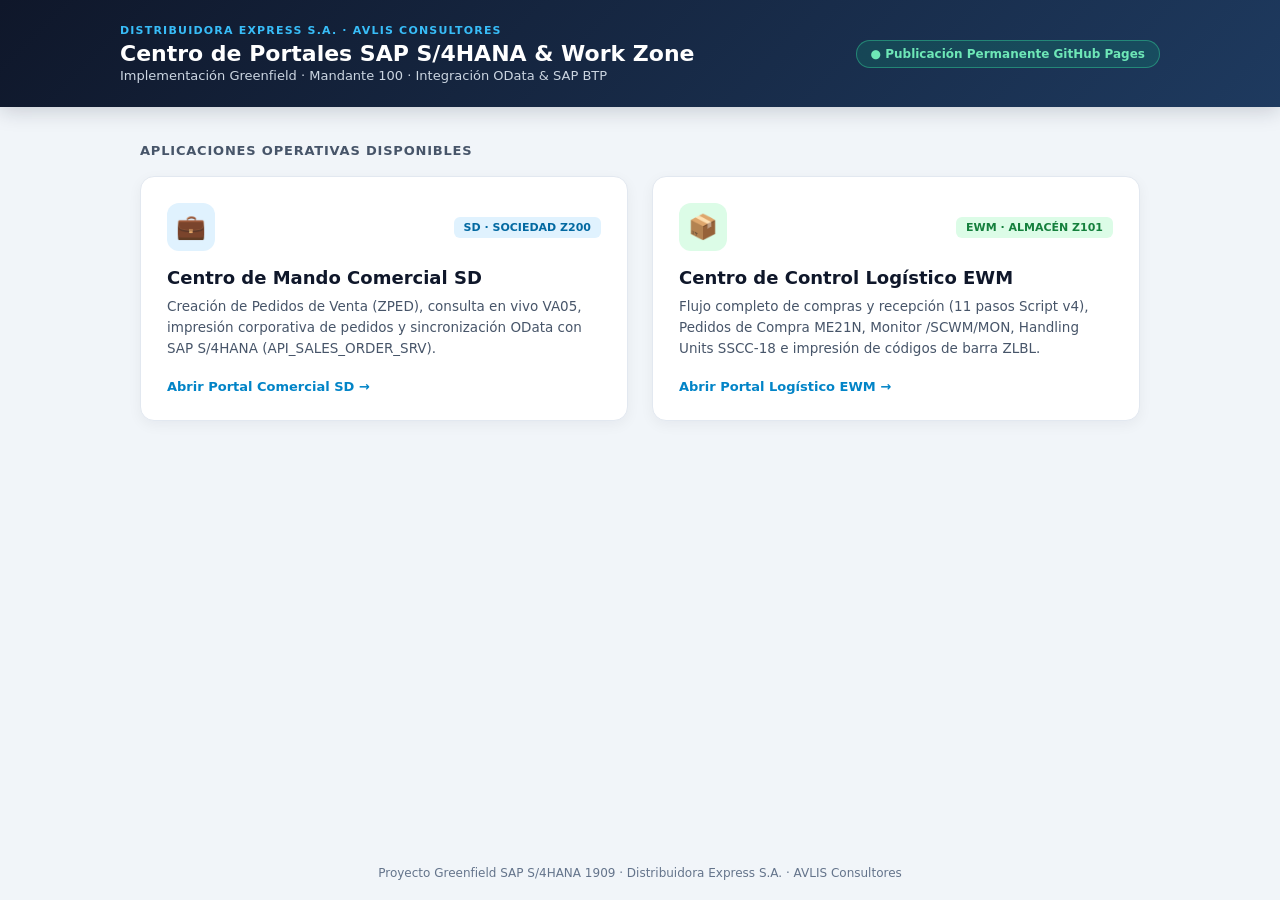
<file: index.html>
<!DOCTYPE html>
<html lang="es">
<head>
    <meta charset="UTF-8">
    <meta name="viewport" content="width=device-width, initial-scale=1.0">
    <title>Distribuidora Express S.A. · Portales SAP S/4HANA (SD &amp; EWM)</title>
    <style>
        * { box-sizing: border-box; margin: 0; padding: 0; font-family: 'Segoe UI', system-ui, -apple-system, sans-serif; }
        body { background: #f1f5f9; color: #0f172a; min-height: 100vh; display: flex; flex-direction: column; }
        header { background: linear-gradient(135deg, #0f172a 0%, #1e3a5f 100%); color: #fff; padding: 24px 32px; box-shadow: 0 4px 20px rgba(15,23,42,0.18); }
        .hdr-inner { max-width: 1040px; margin: 0 auto; display: flex; align-items: center; justify-content: space-between; flex-wrap: wrap; gap: 12px; }
        .brand-tag { font-size: 11px; letter-spacing: 1.2px; text-transform: uppercase; color: #38bdf8; font-weight: 700; }
        h1 { font-size: 22px; font-weight: 800; margin-top: 4px; }
        .sub { font-size: 13px; color: #cbd5e1; margin-top: 2px; }
        .pill { background: rgba(16,185,129,0.18); border: 1px solid rgba(52,211,153,0.45); color: #6ee7b7; padding: 6px 14px; border-radius: 999px; font-size: 12px; font-weight: 700; }
        main { flex: 1; max-width: 1040px; width: 100%; margin: 36px auto; padding: 0 20px; }
        .section-title { font-size: 13px; font-weight: 800; color: #475569; text-transform: uppercase; letter-spacing: 0.8px; margin-bottom: 18px; }
        .grid { display: grid; grid-template-columns: repeat(auto-fit, minmax(300px, 1fr)); gap: 24px; }
        .card { background: #fff; border: 1px solid #e2e8f0; border-radius: 14px; padding: 26px; text-decoration: none; color: inherit; box-shadow: 0 4px 14px rgba(15,23,42,0.05); transition: transform .18s ease, box-shadow .18s ease, border-color .18s ease; display: flex; flex-direction: column; justify-content: space-between; }
        .card:hover { transform: translateY(-4px); box-shadow: 0 12px 28px rgba(2,132,199,0.14); border-color: #38bdf8; }
        .card-top { display: flex; align-items: center; justify-content: space-between; margin-bottom: 16px; }
        .icon { width: 48px; height: 48px; border-radius: 12px; display: flex; align-items: center; justify-content: center; font-size: 24px; }
        .icon-sd { background: #e0f2fe; }
        .icon-ewm { background: #dcfce7; }
        .badge { font-size: 11px; font-weight: 800; padding: 4px 10px; border-radius: 6px; }
        .badge-sd { background: #e0f2fe; color: #0369a1; }
        .badge-ewm { background: #dcfce7; color: #15803d; }
        .card h2 { font-size: 18px; font-weight: 800; color: #0f172a; margin-bottom: 8px; }
        .card p { font-size: 13.5px; color: #475569; line-height: 1.55; margin-bottom: 20px; }
        .cta { display: inline-flex; align-items: center; gap: 6px; font-size: 13px; font-weight: 700; color: #0284c7; }
        footer { text-align: center; padding: 20px; font-size: 12px; color: #64748b; }
    </style>
</head>
<body>
    <header>
        <div class="hdr-inner">
            <div>
                <div class="brand-tag">Distribuidora Express S.A. · AVLIS Consultores</div>
                <h1>Centro de Portales SAP S/4HANA &amp; Work Zone</h1>
                <div class="sub">Implementación Greenfield · Mandante 100 · Integración OData &amp; SAP BTP</div>
            </div>
            <div class="pill">● Publicación Permanente GitHub Pages</div>
        </div>
    </header>
    <main>
        <div class="section-title">Aplicaciones Operativas Disponibles</div>
        <div class="grid">
            <a class="card" href="./sd/">
                <div>
                    <div class="card-top">
                        <div class="icon icon-sd">💼</div>
                        <span class="badge badge-sd">SD · SOCIEDAD Z200</span>
                    </div>
                    <h2>Centro de Mando Comercial SD</h2>
                    <p>Creación de Pedidos de Venta (ZPED), consulta en vivo VA05, impresión corporativa de pedidos y sincronización OData con SAP S/4HANA (API_SALES_ORDER_SRV).</p>
                </div>
                <span class="cta">Abrir Portal Comercial SD &rarr;</span>
            </a>
            <a class="card" href="./ewm/">
                <div>
                    <div class="card-top">
                        <div class="icon icon-ewm">📦</div>
                        <span class="badge badge-ewm">EWM · ALMACÉN Z101</span>
                    </div>
                    <h2>Centro de Control Logístico EWM</h2>
                    <p>Flujo completo de compras y recepción (11 pasos Script v4), Pedidos de Compra ME21N, Monitor /SCWM/MON, Handling Units SSCC-18 e impresión de códigos de barra ZLBL.</p>
                </div>
                <span class="cta">Abrir Portal Logístico EWM &rarr;</span>
            </a>
        </div>
    </main>
    <footer>Proyecto Greenfield SAP S/4HANA 1909 · Distribuidora Express S.A. · AVLIS Consultores</footer>
</body>
</html>
</file>
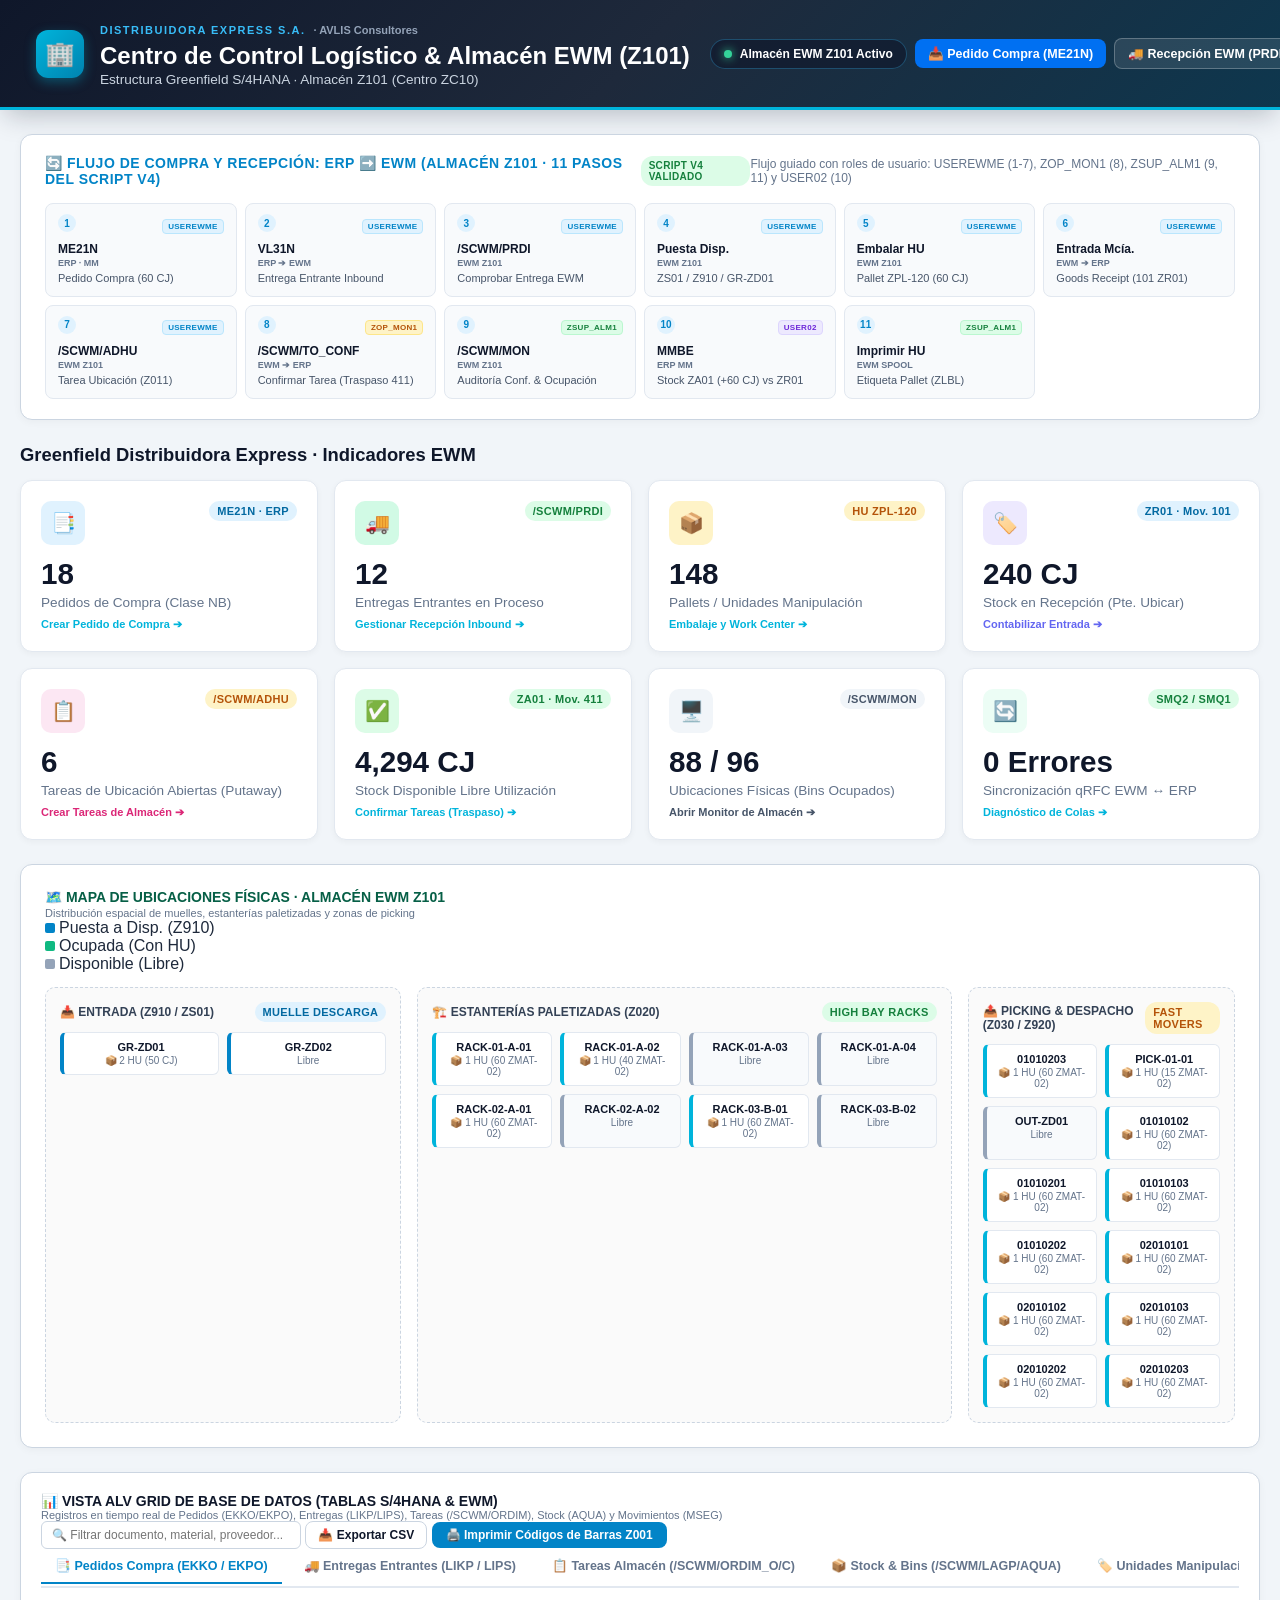
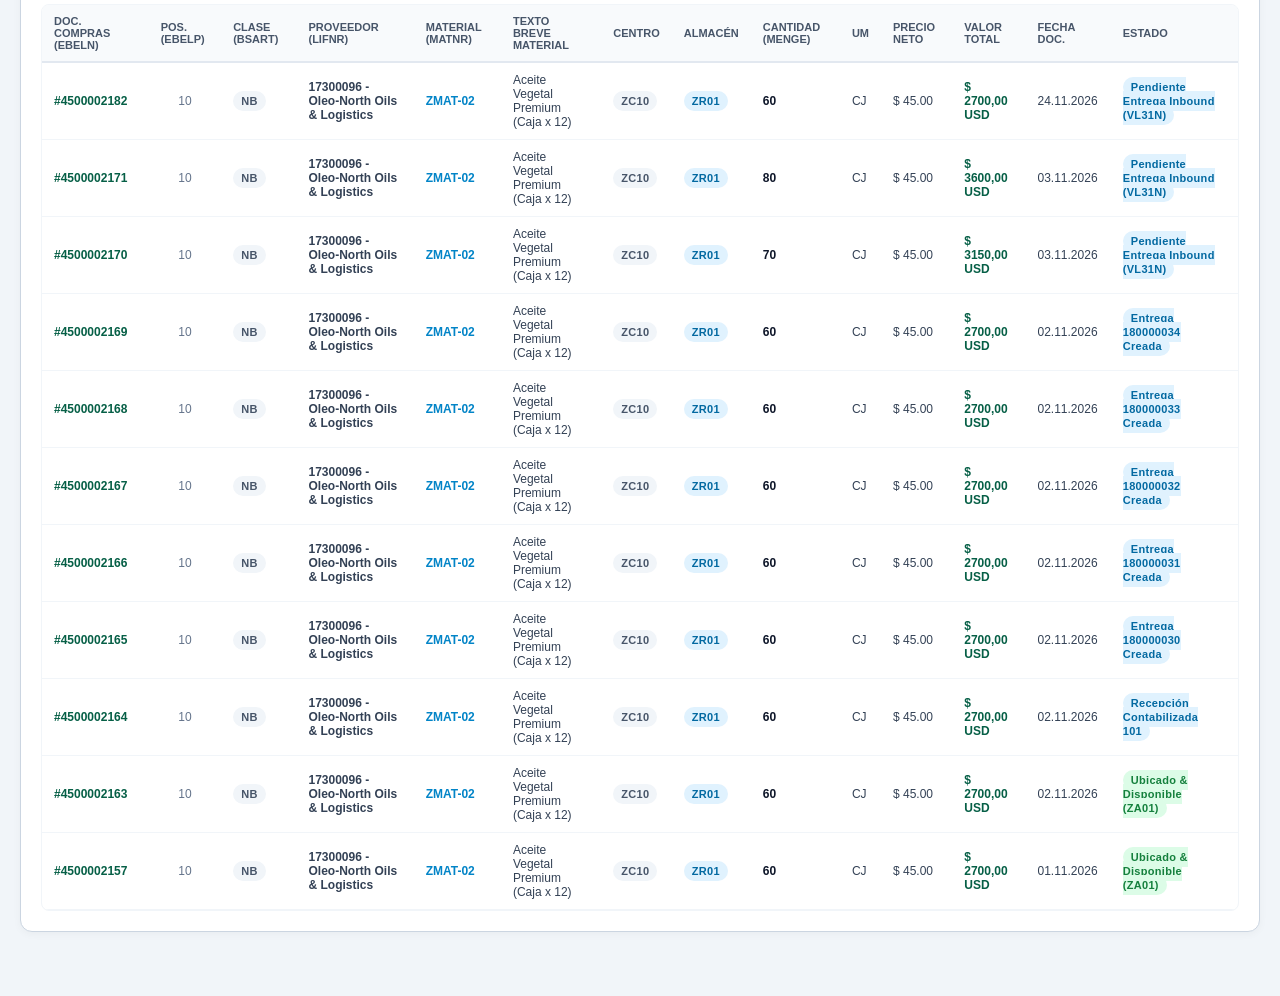
<file: ewm/index.html>
<!DOCTYPE html>
<html lang="es">
<head>
    <meta charset="UTF-8">
    <meta name="viewport" content="width=device-width, initial-scale=1.0">
    <title>Distribuidora Express S.A. · Centro de Control Logístico EWM (Z101)</title>
    <style>
        * { box-sizing: border-box; margin: 0; padding: 0; font-family: "72", "72full", -apple-system, BlinkMacSystemFont, "Segoe UI", Roboto, Arial, sans-serif; }
        html, body { max-width: 100vw; overflow-x: hidden; }
        body { background-color: #f1f5f9; color: #1e293b; padding-bottom: 40px; }

        /* HERO HEADER */
        .hero {
            background: linear-gradient(135deg, #0f172a 0%, #1e293b 50%, #0e374e 100%);
            padding: 20px 36px;
            color: #ffffff;
            border-bottom: 3px solid #00b4db;
            display: flex;
            justify-content: space-between;
            align-items: center;
            gap: 20px;
            box-shadow: 0 10px 25px -5px rgba(15, 23, 42, 0.25);
        }
        .hero-left {
            display: flex;
            align-items: center;
            gap: 16px;
            flex-shrink: 0;
        }
        .hero-logo {
            width: 48px; height: 48px; border-radius: 12px;
            background: linear-gradient(135deg, #00b4db, #0083b0);
            display: flex; align-items: center; justify-content: center;
            font-size: 24px; box-shadow: 0 4px 12px rgba(0, 180, 219, 0.35);
            flex-shrink: 0;
        }
        .company-pill { font-size: 11px; font-weight: 800; letter-spacing: 1.5px; color: #38bdf8; text-transform: uppercase; }
        .partner-pill { font-size: 11px; font-weight: 600; color: #94a3b8; margin-left: 8px; }
        .hero-title { font-size: 1.5rem; font-weight: 700; margin: 4px 0 2px 0; white-space: nowrap; }
        .hero-sub { font-size: 0.85rem; color: #cbd5e1; white-space: nowrap; }

        .hero-actions {
            display: flex;
            align-items: center;
            justify-content: flex-end;
            gap: 8px;
            margin-left: auto;
            flex-shrink: 0;
            flex-wrap: nowrap;
        }
        .status-pill {
            background: rgba(15, 23, 42, 0.6);
            border: 1px solid rgba(56, 189, 248, 0.3);
            padding: 7px 13px;
            border-radius: 20px;
            display: flex; align-items: center; gap: 8px; font-size: 12px; font-weight: 600;
            white-space: nowrap;
            flex-shrink: 0;
        }
        .live-dot {
            width: 8px; height: 8px; border-radius: 50%; background: #34d399;
            box-shadow: 0 0 10px #34d399; animation: pulse 2s infinite;
            flex-shrink: 0;
        }
        @keyframes pulse { 0% { transform: scale(0.95); opacity: 0.7; } 50% { transform: scale(1.2); opacity: 1; } 100% { transform: scale(0.95); opacity: 0.7; } }

        .btn {
            padding: 7px 13px; border-radius: 8px; font-size: 12.5px; font-weight: 600;
            cursor: pointer; transition: all 0.2s ease; display: inline-flex;
            align-items: center; gap: 6px; border: none; text-decoration: none;
            white-space: nowrap;
        }
        .btn-primary { background: #0070f2; color: #ffffff; }
        .btn-primary:hover { background: #0056ba; transform: translateY(-1px); }
        .btn-outline { background: rgba(255, 255, 255, 0.1); border: 1px solid rgba(255, 255, 255, 0.25); color: #ffffff; }
        .btn-outline:hover { background: rgba(255, 255, 255, 0.2); }
        .btn-ghost { background: transparent; border: 1px solid rgba(255, 255, 255, 0.2); color: #94a3b8; }
        .btn-ghost:hover { background: rgba(255, 255, 255, 0.15); color: #ffffff; }

        

        /* CONTAINER */
        .container { max-width: 1380px; margin: 24px auto; padding: 0 20px; }

        /* PIPELINE / STEPPER ERP -> EWM */
        .stepper-card {
            background: #ffffff; border-radius: 12px; border: 1px solid #cbd5e1;
            padding: 20px 24px; margin-bottom: 24px; box-shadow: 0 2px 8px rgba(0, 0, 0, 0.04);
        }
        .stepper-header {
            display: flex; justify-content: space-between; align-items: center; margin-bottom: 16px;
        }
        .stepper-title { font-size: 14px; font-weight: 800; color: #0284c7; text-transform: uppercase; letter-spacing: 0.5px; }
        .stepper-legend { font-size: 12px; color: #64748b; }
        .stepper-grid {
            display: grid; grid-template-columns: repeat(11, 1fr); gap: 6px;
        }
        @media (max-width: 1300px) {
            .stepper-grid { grid-template-columns: repeat(6, 1fr); gap: 8px; }
        }
        @media (max-width: 768px) {
            .stepper-grid { grid-template-columns: repeat(2, 1fr); gap: 8px; }
        }
        .step-role-pill {
            font-size: 8px; font-weight: 800; padding: 2px 5px; border-radius: 4px;
            letter-spacing: 0.3px; text-transform: uppercase; white-space: nowrap;
        }
        .role-userewme { background: #e0f2fe; color: #0284c7; border: 1px solid #bae6fd; }
        .role-zopmon1 { background: #fef3c7; color: #b45309; border: 1px solid #fde68a; }
        .role-zsupalm1 { background: #dcfce7; color: #15803d; border: 1px solid #bbf7d0; }
        .role-user02 { background: #ede9fe; color: #6d28d9; border: 1px solid #ddd6fe; }
        
        .modal-user-banner {
            display: flex; align-items: center; justify-content: space-between;
            padding: 8px 12px; border-radius: 6px; margin-bottom: 14px; font-size: 11px; font-weight: 700;
        }
        
        
        .step-item {
            background: #f8fafc; border: 1px solid #e2e8f0; border-radius: 8px;
            padding: 10px 12px; position: relative; cursor: pointer; transition: all 0.2s ease;
        }
        .step-item:hover {
            border-color: #00b4db; background: #f0f9ff; transform: translateY(-2px);
            box-shadow: 0 4px 10px rgba(0, 180, 219, 0.15);
        }
        .step-item.active {
            border-color: #0284c7; background: #e0f2fe;
        }
        .step-num {
            font-size: 10px; font-weight: 800; color: #0284c7; background: #e0f2fe;
            width: 18px; height: 18px; border-radius: 50%; display: flex;
            align-items: center; justify-content: center; margin-bottom: 6px;
        }
        .step-tx { font-size: 12px; font-weight: 700; color: #0f172a; margin-bottom: 2px; }
        .step-sys { font-size: 9px; font-weight: 700; color: #64748b; text-transform: uppercase; }
        .step-desc { font-size: 11px; color: #475569; margin-top: 4px; line-height: 1.25; }

        /* SECTION HEADER */
        .section-header {
            display: flex; justify-content: space-between; align-items: center;
            margin-bottom: 14px; margin-top: 24px;
        }
        .section-title { font-size: 1.15rem; font-weight: 700; color: #0f172a; }

        /* KPI GRID */
        .kpi-grid {
            display: grid; grid-template-columns: repeat(auto-fill, minmax(280px, 1fr));
            gap: 16px; margin-bottom: 24px;
        }
        .kpi-card {
            background: #ffffff; border-radius: 12px; border: 1px solid #e2e8f0;
            padding: 20px; transition: all 0.2s ease; cursor: pointer;
            box-shadow: 0 2px 6px rgba(0, 0, 0, 0.04);
            display: flex; flex-direction: column; justify-content: space-between;
        }
        .kpi-card:hover {
            border-color: #00b4db; transform: translateY(-4px);
            box-shadow: 0 12px 25px -4px rgba(0, 180, 219, 0.22);
        }
        .kpi-card::after {
            content: ''; position: absolute; top: 0; left: 0; right: 0; height: 3px;
            background: linear-gradient(90deg, #00b4db, #0083b0); opacity: 0; transition: opacity 0.2s ease;
        }
        .kpi-card:hover::after { opacity: 1; }
        .kpi-top { display: flex; justify-content: space-between; align-items: flex-start; }
        .kpi-icon {
            width: 44px; height: 44px; border-radius: 10px;
            display: flex; align-items: center; justify-content: center;
            font-size: 20px;
        }
        .badge {
            font-size: 11px; font-weight: 700; padding: 4px 8px; border-radius: 12px;
            letter-spacing: 0.3px;
        }
        .badge-success { background: #dcfce7; color: #15803d; }
        .badge-info { background: #e0f2fe; color: #0369a1; }
        .badge-warning { background: #fef3c7; color: #b45309; }
        .badge-neutral { background: #f1f5f9; color: #475569; }

        .kpi-val { font-size: 1.85rem; font-weight: 800; color: #0f172a; margin: 12px 0 4px 0; }
        .kpi-lbl { font-size: 0.85rem; color: #64748b; font-weight: 500; }
        .kpi-link { font-size: 11px; font-weight: 700; color: #00b4db; display: flex; align-items: center; gap: 4px; }

        /* WAREHOUSE MAP 2D */
        .wh-map-card {
            background: #ffffff; border-radius: 12px; border: 1px solid #cbd5e1;
            padding: 24px; margin-bottom: 24px; box-shadow: 0 2px 8px rgba(0, 0, 0, 0.04);
        }
        .map-zones {
            display: grid; grid-template-columns: 2fr 3fr 1.5fr; gap: 16px; margin-top: 14px;
        }
        
        .zone-box {
            border: 1px dashed #cbd5e1; border-radius: 10px; padding: 14px; background: #fafafa;
        }
        .zone-title {
            font-size: 12px; font-weight: 800; color: #334155; text-transform: uppercase;
            margin-bottom: 10px; display: flex; align-items: center; justify-content: space-between;
        }
        .bins-grid {
            display: grid; grid-template-columns: repeat(auto-fill, minmax(110px, 1fr)); gap: 8px;
        }
        .bin-cell {
            background: #ffffff; border: 1px solid #e2e8f0; border-radius: 6px; padding: 8px;
            text-align: center; cursor: pointer; transition: all 0.2s ease;
        }
        .bin-cell:hover {
            border-color: #00b4db; transform: scale(1.03); box-shadow: 0 4px 8px rgba(0,0,0,0.06);
        }
        .bin-cell.occupied { border-left: 4px solid #00b4db; }
        .bin-cell.staging { border-left: 4px solid #0284c7; }
        .bin-cell.available { border-left: 4px solid #94a3b8; background: #f8fafc; }
        .bin-name { font-size: 11px; font-weight: 700; color: #0f172a; }
        .bin-status { font-size: 10px; color: #64748b; margin-top: 2px; }

        /* ALV GRID & TABS */
        .table-card {
            background: #ffffff; border-radius: 12px; border: 1px solid #cbd5e1;
            padding: 20px; box-shadow: 0 2px 8px rgba(0, 0, 0, 0.04);
        }
        .tab-bar {
            display: flex; gap: 8px; border-bottom: 2px solid #e2e8f0; margin-bottom: 16px;
            overflow-x: auto; -webkit-overflow-scrolling: touch; white-space: nowrap; padding-bottom: 4px;
            scrollbar-width: thin;
        }
        .tab-bar::-webkit-scrollbar { height: 4px; }
        .tab-bar::-webkit-scrollbar-thumb { background: #cbd5e1; border-radius: 4px; }
        .tab-btn {
            padding: 9px 14px; font-size: 12.5px; font-weight: 700; color: #64748b;
            background: transparent; border: none; cursor: pointer; border-bottom: 2px solid transparent;
            margin-bottom: -2px; transition: all 0.2s ease; white-space: nowrap; flex-shrink: 0;
        }
        .table-responsive {
            width: 100%; overflow-x: auto; -webkit-overflow-scrolling: touch;
            border-radius: 8px; border: 1px solid #f1f5f9;
        }
        .table-responsive table {
            min-width: 800px;
        }
        .tab-btn.active { color: #0284c7; border-bottom-color: #0284c7; }
        .sap-table {
            width: 100%; border-collapse: collapse; font-size: 12px; text-align: left;
        }
        .sap-table th {
            background: #f8fafc; color: #475569; font-weight: 700; padding: 10px 12px;
            border-bottom: 2px solid #e2e8f0; text-transform: uppercase; font-size: 11px;
        }
        .sap-table td {
            padding: 10px 12px; border-bottom: 1px solid #f1f5f9; color: #334155;
        }
        .sap-table tr:hover { background: #f8fafc; }

        /* MODAL STYLES */
        .modal {
            position: fixed; top: 0; left: 0; width: 100%; height: 100%;
            background: rgba(15, 23, 42, 0.6); backdrop-filter: blur(4px);
            display: none; align-items: center; justify-content: center; z-index: 1000;
        }
        .modal-box {
            background: #ffffff; border-radius: 12px; width: 92%; max-width: 680px;
            max-height: 90vh; overflow-y: auto; box-shadow: 0 20px 25px -5px rgba(0, 0, 0, 0.2);
            animation: modalIn 0.2s ease;
        }
        .modal-wide { max-width: 1050px; }
        @keyframes modalIn { from { opacity: 0; transform: scale(0.96); } to { opacity: 1; transform: scale(1); } }
        .modal-header {
            padding: 18px 24px; border-bottom: 2px solid #00b4db;
            display: flex; justify-content: space-between; align-items: center;
            background: linear-gradient(135deg, #0f172a 0%, #1e293b 100%);
            border-radius: 12px 12px 0 0; color: #ffffff;
        }
        .modal-title { font-size: 1.15rem; font-weight: 700; color: #ffffff; }
        .modal-badge { font-size: 10px; font-weight: 800; color: #38bdf8; text-transform: uppercase; letter-spacing: 0.5px; }
        .modal-close { background: transparent; border: none; font-size: 20px; cursor: pointer; color: #cbd5e1; }
        .modal-body { padding: 24px; }
        .modal-footer {
            padding: 16px 24px; border-top: 1px solid #e2e8f0; display: flex;
            justify-content: flex-end; gap: 10px; background: #f8fafc;
            border-radius: 0 0 12px 12px;
        }

        /* FORM CONTROLS */
        .form-row { display: grid; grid-template-columns: 1fr 1fr; gap: 16px; margin-bottom: 16px; }
        .form-group { display: flex; flex-direction: column; gap: 6px; margin-bottom: 16px; }
        .form-label { font-size: 11px; font-weight: 700; color: #475569; text-transform: uppercase; display: flex; justify-content: space-between; }
        .form-input-container { position: relative; display: flex; width: 100%; }
        .form-input {
            width: 100%; padding: 9px 12px; border: 1px solid #cbd5e1; border-radius: 6px;
            font-size: 13px; color: #1e293b; background: #ffffff; outline: none;
        }
        .form-input:focus { border-color: #00b4db; box-shadow: 0 0 0 3px rgba(0, 180, 219, 0.15); }
        .btn-f4 {
            position: absolute; right: 4px; top: 4px; bottom: 4px; padding: 0 8px;
            background: #f1f5f9; border: 1px solid #cbd5e1; border-radius: 4px;
            font-size: 11px; cursor: pointer; display: flex; align-items: center; justify-content: center;
        }
        .btn-f4:hover { background: #e2e8f0; color: #0284c7; }

        /* TOAST */
        .toast {
            position: fixed; bottom: 24px; right: 24px; background: #0f172a; color: #ffffff;
            padding: 14px 22px; border-radius: 8px; font-size: 13px; font-weight: 600;
            box-shadow: 0 10px 15px -3px rgba(0, 0, 0, 0.2); display: none; z-index: 2000;
            border-left: 4px solid #00b4db;
        }

        /* F4 MODAL */
        #f4Modal { z-index: 1500; }
        .f4-list-item {
            padding: 10px 14px; border-bottom: 1px solid #f1f5f9; cursor: pointer;
            display: flex; justify-content: space-between; align-items: center; transition: all 0.15s ease;
        }
        .f4-list-item:hover { background: #f0f9ff; }
        .f4-code { font-weight: 700; color: #0284c7; font-size: 13px; }
        .f4-desc { color: #475569; font-size: 12px; }
    
        /* MOBILE & TABLET RESPONSIVE FIXES */
        @media (max-width: 1024px) {
            .hero {
                padding: 16px 20px;
                flex-direction: column;
                align-items: stretch;
                gap: 14px;
            }
            .hero-left {
                width: 100%;
            }
            .hero-title {
                font-size: 1.35rem;
                white-space: normal;
                word-break: break-word;
            }
            .hero-sub {
                white-space: normal;
                font-size: 0.82rem;
            }
            .hero-actions {
                width: 100%;
                margin-left: 0;
                justify-content: flex-start;
                flex-wrap: wrap;
                gap: 8px;
            }
            .stepper-grid {
                grid-template-columns: repeat(4, 1fr);
                gap: 10px;
            }
            .map-zones {
                grid-template-columns: 1fr;
            }
        }

        @media (max-width: 768px) {
            .container {
                padding: 0 12px;
                margin: 14px auto;
            }
            .hero {
                padding: 14px 12px;
            }
            .hero-actions {
                gap: 6px;
            }
            .hero-actions .btn, .hero-actions .status-pill {
                font-size: 11px;
                padding: 6px 10px;
            }
            .stepper-card, .wh-map-card, .table-card {
                padding: 14px;
            }
            .stepper-header {
                flex-direction: column;
                align-items: flex-start;
                gap: 6px;
            }
            .stepper-title {
                font-size: 13px;
                line-height: 1.3;
            }
            .stepper-legend {
                font-size: 11px;
            }
            .map-card-header {
                flex-direction: column;
                align-items: flex-start;
                gap: 8px;
            }
            .map-legend {
                flex-wrap: wrap;
                gap: 6px 10px;
            }
            .alv-header {
                flex-direction: column;
                align-items: flex-start;
                gap: 10px;
            }
            .alv-actions {
                width: 100%;
                flex-direction: column;
                align-items: stretch;
                gap: 8px;
            }
            .alv-actions input {
                width: 100% !important;
            }
            .alv-actions button {
                width: 100%;
                justify-content: center;
            }
            .form-row {
                grid-template-columns: 1fr;
                gap: 10px;
            }
        }

        @media (max-width: 640px) {
            .stepper-grid {
                grid-template-columns: repeat(2, 1fr);
                gap: 8px;
            }
            .step-item {
                padding: 8px 10px;
            }
            .step-tx {
                font-size: 11px;
            }
            .step-desc {
                font-size: 9.5px;
            }
            .kpi-grid {
                grid-template-columns: 1fr;
                gap: 12px;
            }
            .kpi-card {
                padding: 16px;
            }
            .kpi-val {
                font-size: 1.6rem;
            }
            .modal-box {
                width: 96%;
                max-height: 94vh;
                border-radius: 10px;
            }
            .modal-header {
                padding: 14px 16px;
            }
            .modal-body {
                padding: 16px;
            }
            .modal-footer {
                padding: 12px 16px;
            }
        }
    
    
    /* =========================================================================
       ESTILOS PARA ETIQUETAS DE CÓDIGOS DE BARRA HU & IMPRESIÓN (EWM Z101)
       ========================================================================= */
    .sap-hu-label {
        width: 100%;
        max-width: 580px;
        background: #ffffff;
        border: 3px solid #000000;
        border-radius: 4px;
        color: #000000;
        font-family: Arial, "Helvetica Neue", Helvetica, sans-serif;
        padding: 16px;
        box-shadow: 0 4px 15px rgba(0,0,0,0.1);
        position: relative;
        box-sizing: border-box;
        margin: 0 auto 20px auto;
    }
    .sap-hu-header-table {
        width: 100%;
        border-collapse: collapse;
        border-bottom: 2px solid #000000;
        margin-bottom: 12px;
    }
    .sap-hu-header-table td {
        padding: 4px 8px;
        vertical-align: middle;
    }
    .sap-hu-grid {
        width: 100%;
        border-collapse: collapse;
        border: 2px solid #000000;
        margin-bottom: 12px;
    }
    .sap-hu-grid td, .sap-hu-grid th {
        border: 1px solid #000000;
        padding: 6px 10px;
        vertical-align: top;
        font-size: 13px;
    }
    .sap-hu-lbl {
        font-size: 10px;
        font-weight: 800;
        text-transform: uppercase;
        color: #333333;
        display: block;
        margin-bottom: 2px;
    }
    .sap-hu-val {
        font-size: 14px;
        font-weight: 700;
        color: #000000;
    }
    .sap-hu-val-lg {
        font-size: 20px;
        font-weight: 900;
        color: #000000;
        letter-spacing: 0.5px;
    }
    .sap-barcode-box {
        text-align: center;
        padding: 12px 8px;
        background: #ffffff;
        border: 2px solid #000000;
        margin-bottom: 12px;
    }
    .sap-barcode-text {
        font-family: "Courier New", Courier, monospace;
        font-size: 15px;
        font-weight: 800;
        letter-spacing: 2px;
        margin-top: 6px;
    }

    @media print {
        html, body {
            margin: 0 !important;
            padding: 0 !important;
            background: #ffffff !important;
            width: 100% !important;
            height: auto !important;
            min-height: 0 !important;
            overflow: visible !important;
        }

        /* Ocultar completamente los componentes visuales de la interfaz para evitar hojas en blanco */
        .hero,
        .container,
        #ewmAppModal,
        #f4Modal,
        #toast,
        #barcodePrintModal,
        .modal {
            display: none !important;
            height: 0 !important;
            margin: 0 !important;
            padding: 0 !important;
            visibility: hidden !important;
        }

        /* Mostrar unicamente el area de impresion de etiquetas */
        #printable-label-area {
            display: block !important;
            visibility: visible !important;
            position: static !important;
            width: 100% !important;
            margin: 0 !important;
            padding: 0 !important;
            background: transparent !important;
        }

        #printable-label-area * {
            visibility: visible !important;
        }

        .sap-hu-label {
            box-shadow: none !important;
            border: 2.5px solid #000000 !important;
            margin: 0 auto !important;
            page-break-inside: avoid !important;
            break-inside: avoid !important;
            box-sizing: border-box !important;
        }

        /* Salto de pagina controlado entre etiquetas en impresion por lote */
        .page-break {
            page-break-after: always !important;
            break-after: page !important;
        }

        /* Evitar hoja en blanco tras la ultima etiqueta */
        .sap-hu-label:last-child {
            page-break-after: auto !important;
            break-after: auto !important;
            margin-bottom: 0 !important;
        }

        @page {
            size: auto;
            margin: 8mm;
        }
    }

    </style>
</head>
<body>

    <!-- HERO HEADER -->
    <div class="hero">
        <div class="hero-left">
            <div class="hero-logo">🏢</div>
            <div>
                <div><span class="company-pill">Distribuidora Express S.A.</span><span class="partner-pill">· AVLIS Consultores</span></div>
                <h1 class="hero-title">Centro de Control Logístico &amp; Almacén EWM (Z101)</h1>
                <p class="hero-sub">Estructura Greenfield S/4HANA · Almacén Z101 (Centro ZC10)</p>
            </div>
        </div>

        <div class="hero-actions">
            <div class="status-pill">
                <span class="live-dot"></span>
                <span>Almacén EWM Z101 Activo</span>
            </div>
            <button class="btn btn-primary" onclick="openEwmApp('me21n')">
                📥 Pedido Compra (ME21N)
            </button>
            <button class="btn btn-outline" onclick="openEwmApp('prdi')">
                🚚 Recepción EWM (PRDI)
            </button>
            <button class="btn btn-outline" onclick="openEwmApp('adhu')">
                📦 Tarea Ubicación (ADHU)
            </button>
            <button class="btn btn-outline" onclick="openEwmApp('mon')">
                📊 Monitor EWM (/SCWM/MON)
            </button>
            <button class="btn btn-ghost" onclick="refreshEwmData()">
                🔄 Actualizar
            </button>
        </div>
    </div>

    <!-- MAIN CONTAINER -->
    <div class="container">

        <!-- STEPPER: FLUJO ERP -> EWM -->
        <div class="stepper-card">
            <div class="stepper-header">
                <div class="stepper-title" style="display:flex; align-items:center; gap:8px;">
                    <span>🔄 Flujo de Compra y Recepción: ERP ➡️ EWM (Almacén Z101 · 11 Pasos del Script v4)</span>
                    <span class="badge badge-success" style="font-size:10px;">SCRIPT V4 VALIDADO</span>
                </div>
                <div class="stepper-legend">Flujo guiado con roles de usuario: USEREWME (1-7), ZOP_MON1 (8), ZSUP_ALM1 (9, 11) y USER02 (10)</div>
            </div>
            <div class="stepper-grid">
                <!-- Paso 1 -->
                <div class="step-item" onclick="openEwmApp('me21n')">
                    <div style="display:flex; justify-content:space-between; align-items:center; margin-bottom:4px;">
                        <div class="step-num">1</div>
                        <span class="step-role-pill role-userewme">USEREWME</span>
                    </div>
                    <div class="step-tx">ME21N</div>
                    <div class="step-sys">ERP · MM</div>
                    <div class="step-desc">Pedido Compra (60 CJ)</div>
                </div>

                <!-- Paso 2 -->
                <div class="step-item" onclick="openEwmApp('vl31n')">
                    <div style="display:flex; justify-content:space-between; align-items:center; margin-bottom:4px;">
                        <div class="step-num">2</div>
                        <span class="step-role-pill role-userewme">USEREWME</span>
                    </div>
                    <div class="step-tx">VL31N</div>
                    <div class="step-sys">ERP ➔ EWM</div>
                    <div class="step-desc">Entrega Entrante Inbound</div>
                </div>

                <!-- Paso 3 -->
                <div class="step-item" onclick="openEwmApp('prdi')">
                    <div style="display:flex; justify-content:space-between; align-items:center; margin-bottom:4px;">
                        <div class="step-num">3</div>
                        <span class="step-role-pill role-userewme">USEREWME</span>
                    </div>
                    <div class="step-tx">/SCWM/PRDI</div>
                    <div class="step-sys">EWM Z101</div>
                    <div class="step-desc">Comprobar Entrega EWM</div>
                </div>

                <!-- Paso 4 -->
                <div class="step-item" onclick="openEwmApp('staging')">
                    <div style="display:flex; justify-content:space-between; align-items:center; margin-bottom:4px;">
                        <div class="step-num">4</div>
                        <span class="step-role-pill role-userewme">USEREWME</span>
                    </div>
                    <div class="step-tx">Puesta Disp.</div>
                    <div class="step-sys">EWM Z101</div>
                    <div class="step-desc">ZS01 / Z910 / GR-ZD01</div>
                </div>

                <!-- Paso 5 -->
                <div class="step-item" onclick="openEwmApp('pack')">
                    <div style="display:flex; justify-content:space-between; align-items:center; margin-bottom:4px;">
                        <div class="step-num">5</div>
                        <span class="step-role-pill role-userewme">USEREWME</span>
                    </div>
                    <div class="step-tx">Embalar HU</div>
                    <div class="step-sys">EWM Z101</div>
                    <div class="step-desc">Pallet ZPL-120 (60 CJ)</div>
                </div>

                <!-- Paso 6 -->
                <div class="step-item" onclick="openEwmApp('gr')">
                    <div style="display:flex; justify-content:space-between; align-items:center; margin-bottom:4px;">
                        <div class="step-num">6</div>
                        <span class="step-role-pill role-userewme">USEREWME</span>
                    </div>
                    <div class="step-tx">Entrada Mcía.</div>
                    <div class="step-sys">EWM ➔ ERP</div>
                    <div class="step-desc">Goods Receipt (101 ZR01)</div>
                </div>

                <!-- Paso 7 -->
                <div class="step-item" onclick="openEwmApp('adhu')">
                    <div style="display:flex; justify-content:space-between; align-items:center; margin-bottom:4px;">
                        <div class="step-num">7</div>
                        <span class="step-role-pill role-userewme">USEREWME</span>
                    </div>
                    <div class="step-tx">/SCWM/ADHU</div>
                    <div class="step-sys">EWM Z101</div>
                    <div class="step-desc">Tarea Ubicación (Z011)</div>
                </div>

                <!-- Paso 8 -->
                <div class="step-item" onclick="openEwmApp('toconf')">
                    <div style="display:flex; justify-content:space-between; align-items:center; margin-bottom:4px;">
                        <div class="step-num">8</div>
                        <span class="step-role-pill role-zopmon1">ZOP_MON1</span>
                    </div>
                    <div class="step-tx">/SCWM/TO_CONF</div>
                    <div class="step-sys">EWM ➔ ERP</div>
                    <div class="step-desc">Confirmar Tarea (Traspaso 411)</div>
                </div>

                <!-- Paso 9 -->
                <div class="step-item" onclick="openEwmApp('mon_audit')">
                    <div style="display:flex; justify-content:space-between; align-items:center; margin-bottom:4px;">
                        <div class="step-num">9</div>
                        <span class="step-role-pill role-zsupalm1">ZSUP_ALM1</span>
                    </div>
                    <div class="step-tx">/SCWM/MON</div>
                    <div class="step-sys">EWM Z101</div>
                    <div class="step-desc">Auditoría Conf. & Ocupación</div>
                </div>

                <!-- Paso 10 -->
                <div class="step-item" onclick="openEwmApp('mmbe')">
                    <div style="display:flex; justify-content:space-between; align-items:center; margin-bottom:4px;">
                        <div class="step-num">10</div>
                        <span class="step-role-pill role-user02">USER02</span>
                    </div>
                    <div class="step-tx">MMBE</div>
                    <div class="step-sys">ERP MM</div>
                    <div class="step-desc">Stock ZA01 (+60 CJ) vs ZR01</div>
                </div>

                <!-- Paso 11 -->
                <div class="step-item" onclick="openEwmApp('hu_print')">
                    <div style="display:flex; justify-content:space-between; align-items:center; margin-bottom:4px;">
                        <div class="step-num">11</div>
                        <span class="step-role-pill role-zsupalm1">ZSUP_ALM1</span>
                    </div>
                    <div class="step-tx">Imprimir HU</div>
                    <div class="step-sys">EWM Spool</div>
                    <div class="step-desc">Etiqueta Pallet (ZLBL)</div>
                </div>
            </div>
        </div>

        <!-- SECCIÓN 1: KPIS OPERATIVOS -->
        <div class="section-header">
            <span class="section-title">Greenfield Distribuidora Express · Indicadores EWM</span>
        </div>

        <div class="kpi-grid">
            <!-- 1. Pedidos Compra ME21N -->
            <div class="kpi-card" onclick="openEwmApp('me21n')">
                <div class="kpi-top">
                    <div class="kpi-icon" style="background:#e0f2fe; color:#0284c7;">📑</div>
                    <span class="badge badge-info">ME21N · ERP</span>
                </div>
                <div class="kpi-val" id="val-po">18</div>
                <div class="kpi-lbl">Pedidos de Compra (Clase NB)</div>
                <div style="margin-top:8px;"><span class="kpi-link">Crear Pedido de Compra ➔</span></div>
            </div>

            <!-- 2. Entregas Entrantes PRDI -->
            <div class="kpi-card" onclick="openEwmApp('prdi')">
                <div class="kpi-top">
                    <div class="kpi-icon" style="background:#d1fae5; color:#059669;">🚚</div>
                    <span class="badge badge-success">/SCWM/PRDI</span>
                </div>
                <div class="kpi-val" id="val-ibd">12</div>
                <div class="kpi-lbl">Entregas Entrantes en Proceso</div>
                <div style="margin-top:8px;"><span class="kpi-link">Gestionar Recepción Inbound ➔</span></div>
            </div>

            <!-- 3. HUs Activas ZPL-120 -->
            <div class="kpi-card" onclick="openEwmApp('pack')">
                <div class="kpi-top">
                    <div class="kpi-icon" style="background:#fef3c7; color:#b45309;">📦</div>
                    <span class="badge badge-warning">HU ZPL-120</span>
                </div>
                <div class="kpi-val" id="val-hu">148</div>
                <div class="kpi-lbl">Pallets / Unidades Manipulación</div>
                <div style="margin-top:8px;"><span class="kpi-link">Embalaje y Work Center ➔</span></div>
            </div>

            <!-- 4. Stock en Recepción ZR01 (101) -->
            <div class="kpi-card" onclick="openEwmApp('gr')">
                <div class="kpi-top">
                    <div class="kpi-icon" style="background:#ede9fe; color:#6366f1;">🏷️</div>
                    <span class="badge badge-info">ZR01 · Mov. 101</span>
                </div>
                <div class="kpi-val" id="val-zr01">240 CJ</div>
                <div class="kpi-lbl">Stock en Recepción (Pte. Ubicar)</div>
                <div style="margin-top:8px;"><span class="kpi-link" style="color:#6366f1;">Contabilizar Entrada ➔</span></div>
            </div>

            <!-- 5. Tareas de Ubicación ADHU (Z011) -->
            <div class="kpi-card" onclick="openEwmApp('adhu')">
                <div class="kpi-top">
                    <div class="kpi-icon" style="background:#fce7f3; color:#db2777;">📋</div>
                    <span class="badge badge-warning">/SCWM/ADHU</span>
                </div>
                <div class="kpi-val" id="val-wt">6</div>
                <div class="kpi-lbl">Tareas de Ubicación Abiertas (Putaway)</div>
                <div style="margin-top:8px;"><span class="kpi-link" style="color:#db2777;">Crear Tareas de Almacén ➔</span></div>
            </div>

            <!-- 6. Stock Disponible ZA01 (Traspaso 411) -->
            <div class="kpi-card" onclick="openEwmApp('toconf')">
                <div class="kpi-top">
                    <div class="kpi-icon" style="background:#dcfce7; color:#0284c7;">✅</div>
                    <span class="badge badge-success">ZA01 · Mov. 411</span>
                </div>
                <div class="kpi-val" id="val-za01">4,294 CJ</div>
                <div class="kpi-lbl">Stock Disponible Libre Utilización</div>
                <div style="margin-top:8px;"><span class="kpi-link">Confirmar Tareas (Traspaso) ➔</span></div>
            </div>

            <!-- 7. Monitor EWM /SCWM/MON -->
            <div class="kpi-card" onclick="openEwmApp('mon')">
                <div class="kpi-top">
                    <div class="kpi-icon" style="background:#f1f5f9; color:#475569;">🖥️</div>
                    <span class="badge badge-neutral">/SCWM/MON</span>
                </div>
                <div class="kpi-val" id="val-bins">88 / 96</div>
                <div class="kpi-lbl">Ubicaciones Físicas (Bins Ocupados)</div>
                <div style="margin-top:8px;"><span class="kpi-link" style="color:#475569;">Abrir Monitor de Almacén ➔</span></div>
            </div>

            <!-- 8. Colas qRFC SMQ2 / SMQ1 -->
            <div class="kpi-card" onclick="openEwmApp('smq2')">
                <div class="kpi-top">
                    <div class="kpi-icon" style="background:#ecfdf5; color:#047857;">🔄</div>
                    <span class="badge badge-success">SMQ2 / SMQ1</span>
                </div>
                <div class="kpi-val" id="val-qrfc">0 Errores</div>
                <div class="kpi-lbl">Sincronización qRFC EWM ↔ ERP</div>
                <div style="margin-top:8px;"><span class="kpi-link">Diagnóstico de Colas ➔</span></div>
            </div>
        </div>

        <!-- SECCIÓN 2: MAPA 2D INTERACTIVO DEL ALMACÉN Z101 -->
        <div class="wh-map-card">
            <div class="map-card-header">
                <div>
                    <h3 style="font-size:14px; font-weight:800; color:#065f46; text-transform:uppercase;">🗺️ Mapa de Ubicaciones Físicas · Almacén EWM Z101</h3>
                    <p style="font-size:11px; color:#64748b; margin-top:2px;">Distribución espacial de muelles, estanterías paletizadas y zonas de picking</p>
                </div>
                <div class="map-legend">
                    <span style="display:flex; align-items:center; gap:4px;"><span style="width:10px; height:10px; background:#0284c7; border-radius:2px;"></span> Puesta a Disp. (Z910)</span>
                    <span style="display:flex; align-items:center; gap:4px;"><span style="width:10px; height:10px; background:#10b981; border-radius:2px;"></span> Ocupada (Con HU)</span>
                    <span style="display:flex; align-items:center; gap:4px;"><span style="width:10px; height:10px; background:#94a3b8; border-radius:2px;"></span> Disponible (Libre)</span>
                </div>
            </div>

            <div class="map-zones">
                <!-- ZONA 1: INBOUND STAGING -->
                <div class="zone-box">
                    <div class="zone-title">
                        <span>📥 Entrada (Z910 / ZS01)</span>
                        <span class="badge badge-info">Muelle Descarga</span>
                    </div>
                    <div class="bins-grid" id="zone-inbound-bins">
                        <!-- Generado por JS -->
                    </div>
                </div>

                <!-- ZONA 2: HIGH BAY STORAGE -->
                <div class="zone-box">
                    <div class="zone-title">
                        <span>🏗️ Estanterías Paletizadas (Z020)</span>
                        <span class="badge badge-success">High Bay Racks</span>
                    </div>
                    <div class="bins-grid" id="zone-racks-bins">
                        <!-- Generado por JS -->
                    </div>
                </div>

                <!-- ZONA 3: PICKING & DESPACHO -->
                <div class="zone-box">
                    <div class="zone-title">
                        <span>📤 Picking & Despacho (Z030 / Z920)</span>
                        <span class="badge badge-warning">Fast Movers</span>
                    </div>
                    <div class="bins-grid" id="zone-outbound-bins">
                        <!-- Generado por JS -->
                    </div>
                </div>
            </div>
        </div>

        <!-- SECCIÓN 3: MONITOR DE ALMACÉN EN VIVO (/SCWM/MON) -->
        <div class="table-card">
            <div class="alv-header">
                <div>
                    <h3 style="font-size:14px; font-weight:800; color:#0f172a; text-transform:uppercase;">📊 VISTA ALV GRID DE BASE DE DATOS (TABLAS S/4HANA &amp; EWM)</h3>
                    <p style="font-size:11px; color:#64748b;">Registros en tiempo real de Pedidos (EKKO/EKPO), Entregas (LIKP/LIPS), Tareas (/SCWM/ORDIM), Stock (AQUA) y Movimientos (MSEG)</p>
                </div>
                <div class="alv-actions">
                    <input id="mon-search" class="form-input" style="width:260px; padding:6px 10px; font-size:12px;" placeholder="🔍 Filtrar documento, material, proveedor..." oninput="filterMonTable()" />
                    <button class="btn btn-outline" style="color:#0f172a; border-color:#cbd5e1; padding:6px 12px; font-size:12px;" onclick="exportMonCsv()">📥 Exportar CSV</button>
                    <button class="btn btn-primary" style="background:#0284c7; border-color:#0284c7; padding:6px 14px; font-size:12px; font-weight:700;" onclick="openAllBarcodesModal()">🖨️ Imprimir Códigos de Barras Z001</button>
                </div>
            </div>

            <div class="tab-bar">
                <button class="tab-btn active" id="tab-btn-po" onclick="switchMonTab('po')">📑 Pedidos Compra (EKKO / EKPO)</button>
                <button class="tab-btn" id="tab-btn-inbound" onclick="switchMonTab('inbound')">🚚 Entregas Entrantes (LIKP / LIPS)</button>
                <button class="tab-btn" id="tab-btn-wt" onclick="switchMonTab('wt')">📋 Tareas Almacén (/SCWM/ORDIM_O/C)</button>
                <button class="tab-btn" id="tab-btn-stock" onclick="switchMonTab('stock')">📦 Stock &amp; Bins (/SCWM/LAGP/AQUA)</button>
                <button class="tab-btn" id="tab-btn-hu" onclick="switchMonTab('hu')">🏷️ Unidades Manipulación HU (/SCWM/MON)</button>
                <button class="tab-btn" id="tab-btn-mseg" onclick="switchMonTab('mseg')">🏷️ Movimientos Material (MKPF / MSEG)</button>
                <button class="tab-btn" id="tab-btn-qrfc" onclick="switchMonTab('qrfc')">🔄 Colas qRFC (SMQ2)</button>
            </div>

            <div class="table-responsive">
                <table class="sap-table" id="mon-table">
                    <thead id="mon-thead">
                        <!-- Dinámico según tab -->
                    </thead>
                    <tbody id="mon-tbody">
                        <!-- Dinámico -->
                    </tbody>
                </table>
            </div>
        </div>

    </div>

    <!-- DIALOG APP MODAL -->
    <div id="ewmAppModal" class="modal">
        <div class="modal-box" id="ewmModalBox">
            <div class="modal-header">
                <div>
                    <div class="modal-badge" id="modal-badge">SAP EWM · ALMACÉN Z101</div>
                    <div class="modal-title" id="modal-title">Título de la Transacción</div>
                </div>
                <button class="modal-close" onclick="closeEwmModal()">✕</button>
            </div>
            <div class="modal-body" id="modal-body">
                <!-- Contenido dinámico inyectado -->
            </div>
            <div class="modal-footer">
                <button type="button" class="btn btn-outline" style="color:#475569; border-color:#cbd5e1;" onclick="closeEwmModal()">Cancelar</button>
                <button type="button" class="btn btn-primary" id="modal-btn-action" onclick="confirmCurrentEwmAction()">💾 Ejecutar en S/4HANA</button>
            </div>
        </div>
    </div>

    <!-- F4 MATCHCODE HELP MODAL -->
    <div id="f4Modal" class="modal">
        <div class="modal-box" style="max-width:520px;">
            <div class="modal-header">
                <div>
                    <div class="modal-badge">AYUDA DE ENTRADA F4 (SAP S/4HANA)</div>
                    <div class="modal-title" id="f4-title">Seleccionar Valor</div>
                </div>
                <button class="modal-close" onclick="closeF4Help()">✕</button>
            </div>
            <div style="padding:14px; border-bottom:1px solid #e2e8f0; background:#f8fafc;">
                <input id="f4-search" class="form-input" placeholder="🔍 Escribe para filtrar opciones..." oninput="filterF4Help()" />
            </div>
            <div id="f4-list" style="max-height:360px; overflow-y:auto;">
                <!-- Opciones dinámicas -->
            </div>
            <div class="modal-footer" style="padding:10px 16px;">
                <span id="f4-count" style="font-size:11px; color:#64748b;">0 opciones</span>
                <button type="button" class="btn btn-outline" style="color:#475569; border-color:#cbd5e1; font-size:11px; padding:4px 10px;" onclick="closeF4Help()">Cerrar</button>
            </div>
        </div>
    </div>

    <!-- TOAST POPUP -->
    <div id="toast" class="toast"></div>

    <!-- SCRIPT DE DATOS Y LÓGICA EWM -->
    <script src="data/ewm_master_data.js"></script>
    <script>
        var currentActiveTab = "po";
        var currentAppKey = "me21n";
        var currentF4TargetId = null;
        var currentF4CatalogKey = null;

        // ================================================================
        // RENDERIZADO DEL MAPA DE UBICACIONES FÍSICAS (LAYOUT Z101)
        // ================================================================
        function renderWarehouseMap() {
            var data = window.ewmMasterData || {};
            var bins = data.storageBins || [];

            var inboundContainer = document.getElementById("zone-inbound-bins");
            var racksContainer = document.getElementById("zone-racks-bins");
            var outboundContainer = document.getElementById("zone-outbound-bins");

            if (!inboundContainer || !racksContainer || !outboundContainer) return;

            var inHtml = "", rackHtml = "", outHtml = "";

            bins.forEach(function(b) {
                var cellClass = "bin-cell " + (b.type === "Z910" ? "staging" : (b.huCount > 0 ? "occupied" : "available"));
                var huTxt = b.huCount > 0 ? ("📦 " + b.huCount + " HU (" + (b.qty || 50) + " " + (b.mat || "CJ") + ")") : "Libre";
                var itemHtml = `
                    <div class="${cellClass}" onclick="openBinDetails('${b.bin}')" title="${b.desc} - ${b.bin}">
                        <div class="bin-name">${b.bin}</div>
                        <div class="bin-status">${huTxt}</div>
                    </div>
                `;

                if (b.type === "Z910") {
                    inHtml += itemHtml;
                } else if (b.type === "Z020") {
                    rackHtml += itemHtml;
                } else {
                    outHtml += itemHtml;
                }
            });

            inboundContainer.innerHTML = inHtml;
            racksContainer.innerHTML = rackHtml;
            outboundContainer.innerHTML = outHtml;
        }

        function openBinDetails(binCode) {
            var b = (window.ewmMasterData.storageBins || []).find(x => x.bin === binCode);
            if (!b) return;
            alert("📍 DETALLE DE UBICACIÓN FÍSICA EWM (Z101)\n\n" +
                  "• Ubicación (Storage Bin): " + b.bin + "\n" +
                  "• Tipo de Almacén: " + b.type + " (" + (b.section || "General") + ")\n" +
                  "• Descripción: " + b.desc + "\n" +
                  "• Estado: " + (b.huCount > 0 ? "Ocupada con Unidades de Manipulación" : "Disponible para Putaway") + "\n" +
                  "• Cantidad de HUs: " + b.huCount + "\n" +
                  (b.mat ? ("• Material Almacenado: " + b.mat + " (" + b.qty + " unidades)") : ""));
        }

        // ================================================================
        // TABS MONITOR DE ALMACÉN & TABLAS REALES S/4HANA
        // ================================================================
        function switchMonTab(tabKey) {
            currentActiveTab = tabKey;
            document.querySelectorAll(".tab-btn").forEach(function(btn) {
                btn.classList.remove("active");
            });
            var activeBtn = document.getElementById("tab-btn-" + tabKey);
            if (activeBtn) activeBtn.classList.add("active");
            renderMonTable();
        }

        function renderMonTable() {
            var thead = document.getElementById("mon-thead");
            var tbody = document.getElementById("mon-tbody");
            var query = (document.getElementById("mon-search") ? document.getElementById("mon-search").value : "").toLowerCase();
            var data = window.ewmMasterData || {};

            if (!thead || !tbody) return;

            // 1. TABLA EKKO / EKPO (PEDIDOS DE COMPRA S/4HANA)
            if (currentActiveTab === "po") {
                thead.innerHTML = `
                    <tr>
                        <th>Doc. Compras (EBELN)</th>
                        <th>Pos. (EBELP)</th>
                        <th>Clase (BSART)</th>
                        <th>Proveedor (LIFNR)</th>
                        <th>Material (MATNR)</th>
                        <th>Texto Breve Material</th>
                        <th>Centro</th>
                        <th>Almacén</th>
                        <th>Cantidad (MENGE)</th>
                        <th>UM</th>
                        <th>Precio Neto</th>
                        <th>Valor Total</th>
                        <th>Fecha Doc.</th>
                        <th>Estado</th>
                    </tr>
                `;
                var list = data.ekkoEkpoTable || [];
                var filtered = list.filter(function(r) {
                    var q = query.toLowerCase();
                    var eb = String(r.ebeln).toLowerCase();
                    var vn = String(r.vendorName || '').toLowerCase();
                    var mn = String(r.matnr || '').toLowerCase();
                    var tx = String(r.txz01 || '').toLowerCase();
                    return !query || (eb.includes(q) || vn.includes(q) || mn.includes(q) || tx.includes(q));
                });
                var html = "";
                filtered.forEach(function(r) {
                    var statusColor = (r.status || '').includes("Disponible") ? "badge badge-success" : "badge badge-info";
                    var ebelnClean = String(r.ebeln).replace(/^#/, '');
                    var netprVal = typeof r.netpr === "number" ? r.netpr.toFixed(2) : r.netpr;
                    var netwrVal = typeof r.netwr === "number" ? r.netwr.toLocaleString("es-ES", { minimumFractionDigits: 2 }) : r.netwr;
                    var vendorDisplay = (r.lifnr ? r.lifnr + " - " : "") + (r.vendorName || "");
                    html += `
                        <tr>
                            <td style="font-weight:700; color:#065f46;">#${ebelnClean}</td>
                            <td style="text-align:center; color:#64748b;">${r.ebelp || '10'}</td>
                            <td><span class="badge badge-neutral">${r.bsart || 'NB'}</span></td>
                            <td style="font-weight:600;">${vendorDisplay}</td>
                            <td style="font-weight:700; color:#0284c7;">${r.matnr}</td>
                            <td>${r.txz01}</td>
                            <td><span class="badge badge-neutral">${r.werks || 'ZC10'}</span></td>
                            <td><span class="badge badge-info">${r.lgort || 'ZR01'}</span></td>
                            <td style="font-weight:800; color:#0f172a;">${r.menge}</td>
                            <td>${r.meins || 'CJ'}</td>
                            <td>$ ${netprVal}</td>
                            <td style="font-weight:800; color:#065f46;">$ ${netwrVal} ${r.waers || 'USD'}</td>
                            <td>${r.aedat || ''}</td>
                            <td><span class="${statusColor}">${r.status}</span></td>
                        </tr>
                    `;
                });
                tbody.innerHTML = html || "<tr><td colspan='14' style='text-align:center; padding:20px;'>Sin registros en tablas EKKO / EKPO.</td></tr>";

            // 2. TABLA LIKP / LIPS (ENTREGAS ENTRANTES ERP)
            } else if (currentActiveTab === "inbound") {
                thead.innerHTML = `
                    <tr>
                        <th>Entrega Entrante (VBELN)</th>
                        <th>Pos. (POSNR)</th>
                        <th>Pedido Ref. (VGBEL)</th>
                        <th>Unidad Manipulación (HU)</th>
                        <th>Puesto Exp. (VSTEL)</th>
                        <th>Centro</th>
                        <th>Almacén</th>
                        <th>Material (MATNR)</th>
                        <th>Descripción</th>
                        <th>Cantidad Entregada (LFIMG)</th>
                        <th>UM</th>
                        <th>Puesta en Disposición</th>
                        <th>Fecha Entrada</th>
                        <th>Estado EWM</th>
                    </tr>
                `;
                var list = data.likpLipsTable || [];
                var filtered = list.filter(function(r) {
                    var q = query.toLowerCase();
                    return !query || (String(r.vbeln).includes(q) || String(r.vgbel).includes(q) || String(r.huident || '').includes(q) || String(r.matnr).toLowerCase().includes(q) || String(r.arktx).toLowerCase().includes(q));
                });
                var html = "";
                filtered.forEach(function(r) {
                    var huDisplay = r.huident ? `<span class="badge badge-info" style="font-weight:800; cursor:pointer;" onclick="switchMonTab('hu')" title="Ver detalle en pestaña HU">📦 #${r.huident}</span>` : '<span style="color:#94a3b8; font-size:11px;">Pte. Embalar (Paso 3-5)</span>';
                    html += `
                        <tr>
                            <td style="font-weight:700; color:#065f46;">🚚 #${r.vbeln}</td>
                            <td style="text-align:center;">${r.posnr}</td>
                            <td style="font-weight:700; color:#0284c7;">#${r.vgbel}</td>
                            <td>${huDisplay}</td>
                            <td><span class="badge badge-neutral">${r.vstel}</span></td>
                            <td>${r.werks}</td>
                            <td><span class="badge badge-info">${r.lgort}</span></td>
                            <td style="font-weight:700; color:#0284c7;">${r.matnr}</td>
                            <td>${r.arktx}</td>
                            <td style="font-weight:800; color:#0f172a;">${r.lfimg}</td>
                            <td>${r.meins}</td>
                            <td><span class="badge badge-info" style="font-size:10px;">${r.stagArea || r.staging || 'GR-ZD01'}</span></td>
                            <td>${r.wadat || r.erdat || ''}</td>
                            <td><span class="badge badge-success">${r.status}</span></td>
                        </tr>
                    `;
                });
                tbody.innerHTML = html || "<tr><td colspan='14' style='text-align:center; padding:20px;'>Sin registros en tablas LIKP / LIPS.</td></tr>";

            // 3. TABLA /SCWM/ORDIM_O & ORDIM_C (TAREAS DE ALMACÉN WT)
            } else if (currentActiveTab === "wt") {
                thead.innerHTML = `
                    <tr>
                        <th>Nº Tarea (TANUM)</th>
                        <th>Clase Proceso</th>
                        <th>Handling Unit (HUIDENT)</th>
                        <th>Material (MATNR)</th>
                        <th>Cantidad Tarea (VSOLA)</th>
                        <th>UM</th>
                        <th>Ubicación Origen (VLPLA)</th>
                        <th>Ubicación Destino (NLPLA)</th>
                        <th>Estado (STATUS)</th>
                        <th>Fecha / Hora Creación</th>
                        <th>Usuario (UNAME)</th>
                    </tr>
                `;
                var list = data.ewmTasksTable || [];
                var filtered = list.filter(function(r) {
                    return !query || (r.tanum.includes(query) || r.huident.includes(query) || r.matnr.toLowerCase().includes(query) || r.vlpla.toLowerCase().includes(query) || r.nlpla.toLowerCase().includes(query));
                });
                var html = "";
                filtered.forEach(function(r) {
                    var badge = r.status.includes("Confirmada") ? "badge badge-success" : "badge badge-warning";
                    html += `
                        <tr>
                            <td style="font-weight:700; color:#065f46;">#${r.tanum}</td>
                            <td><span class="badge badge-info">${r.proctype}</span></td>
                            <td style="font-weight:700;">📦 #${r.huident}</td>
                            <td style="font-weight:700; color:#0284c7;">${r.matnr}</td>
                            <td style="font-weight:700;">${r.vsola}</td>
                            <td>${r.meins}</td>
                            <td><span class="badge badge-neutral">${r.vlpla} (${r.vltyp})</span></td>
                            <td style="font-weight:700; color:#059669;">➔ ${r.nlpla} (${r.nltyp})</td>
                            <td><span class="${badge}">${r.status}</span></td>
                            <td>${r.creadat}</td>
                            <td>${r.uname}</td>
                        </tr>
                    `;
                });
                tbody.innerHTML = html || "<tr><td colspan='11' style='text-align:center; padding:20px;'>Sin registros en tablas /SCWM/ORDIM.</td></tr>";

            // 4. TABLA /SCWM/LAGP & AQUA (UBICACIONES FÍSICAS & CUANTOS DE STOCK)
            } else if (currentActiveTab === "stock") {
                thead.innerHTML = `
                    <tr>
                        <th>Almacén (LGNUM)</th>
                        <th>Tipo Almacén (LGTYP)</th>
                        <th>Ubicación (LGPLA)</th>
                        <th>Handling Unit (HUIDENT)</th>
                        <th>Material (MATNR)</th>
                        <th>Descripción</th>
                        <th>Cantidad en Ubicación</th>
                        <th>UM</th>
                        <th>Cat. Stock (CAT)</th>
                        <th>Depósito ERP (LGORT)</th>
                        <th>Estado Físico</th>
                    </tr>
                `;
                var list = data.ewmStockTable || [];
                var filtered = list.filter(function(r) {
                    return !query || (r.lgpla.toLowerCase().includes(query) || r.huident.includes(query) || r.matnr.toLowerCase().includes(query) || r.status.toLowerCase().includes(query));
                });
                var html = "";
                filtered.forEach(function(r) {
                    var statusColor = r.status.includes("Disponible") ? "badge badge-success" : (r.status.includes("Picking") ? "badge badge-info" : "badge badge-warning");
                    html += `
                        <tr>
                            <td style="font-weight:700;">${r.lgnum}</td>
                            <td><span class="badge badge-neutral">${r.lgtyp}</span></td>
                            <td style="font-weight:700; color:#065f46;">${r.lgpla}</td>
                            <td style="font-weight:700;">${r.huident !== '-' ? '📦 #' + r.huident : '—'}</td>
                            <td style="font-weight:700; color:#0284c7;">${r.matnr}</td>
                            <td>${r.maktx}</td>
                            <td style="font-weight:800; color:#0f172a;">${r.quan}</td>
                            <td>${r.meins}</td>
                            <td><span class="badge badge-neutral">${r.cat}</span></td>
                            <td><span class="badge badge-info">${r.lgort}</span></td>
                            <td><span class="${statusColor}">${r.status}</span></td>
                        </tr>
                    `;
                });
                tbody.innerHTML = html || "<tr><td colspan='11' style='text-align:center; padding:20px;'>Sin registros en tablas /SCWM/LAGP & AQUA.</td></tr>";

            // 5. TABLA HANDLING UNITS (/SCWM/HUHDR & /SCWM/HUREF)
            } else if (currentActiveTab === "hu") {
                thead.innerHTML = `
                    <tr>
                        <th>Handling Unit (HUIDENT)</th>
                        <th>Material Embalaje</th>
                        <th>Tipo UM</th>
                        <th>Material (MATNR)</th>
                        <th>Texto Breve Material</th>
                        <th>Cantidad</th>
                        <th>UM</th>
                        <th>Peso Bruto</th>
                        <th>Ubicación Actual (LGPLA)</th>
                        <th>Tipo Almacén</th>
                        <th>Pedido Ref. (EBELN)</th>
                        <th>Entrega Ref. (VBELN)</th>
                        <th>Estado Logístico</th>
                        <th>Acción Spool</th>
                    </tr>
                `;
                var list = data.handlingUnits || [];
                var filtered = list.filter(function(r) {
                    var q = query.toLowerCase();
                    var hu = String(r.huId || '').toLowerCase();
                    var mat = String(r.mat || '').toLowerCase();
                    var bin = String(r.bin || '').toLowerCase();
                    var po = String(r.poRef || '').toLowerCase();
                    var ibd = String(r.ibdRef || '').toLowerCase();
                    return !query || (hu.includes(q) || mat.includes(q) || bin.includes(q) || po.includes(q) || ibd.includes(q));
                });
                var html = "";
                filtered.forEach(function(r) {
                    var isAvailable = (r.status || '').includes("Disponible") || (r.status || '').includes("Rack");
                    var statusColor = isAvailable ? "badge badge-success" : ((r.status || '').includes("Muelle") ? "badge badge-warning" : "badge badge-info");
                    var poDisplay = r.poRef ? "#" + r.poRef : "—";
                    var ibdDisplay = r.ibdRef ? "#" + r.ibdRef : "—";
                    html += `
                        <tr>
                            <td style="font-weight:800; color:#0284c7;">📦 #${r.huId}</td>
                            <td><span class="badge badge-neutral">${r.packMat || 'ZPL-120'}</span></td>
                            <td style="text-align:center;">${r.huType || 'ZPL1'}</td>
                            <td style="font-weight:700; color:#0f172a;">${r.mat}</td>
                            <td>${r.matDesc}</td>
                            <td style="font-weight:800; color:#065f46;">${r.qty}</td>
                            <td>${r.uom}</td>
                            <td style="font-weight:700;">${r.weight || '745 KG'}</td>
                            <td style="font-weight:700; color:#065f46;">📍 ${r.bin || 'GR-ZD01'}</td>
                            <td><span class="badge badge-neutral">${r.storageType || 'Z910'}</span></td>
                            <td style="font-weight:700; color:#0284c7;">${poDisplay}</td>
                            <td style="font-weight:700; color:#059669;">${ibdDisplay}</td>
                            <td><span class="${statusColor}">${r.status}</span></td>
                            <td style="text-align:center;">
                                <button class="btn btn-primary" type="button" style="background:#0284c7; border-color:#0284c7; padding:4px 10px; font-size:11px; font-weight:800;" onclick="openHuBarcodeModal('${r.huId}')">🖨️ Imprimir</button>
                            </td>
                        </tr>
                    `;
                });
                tbody.innerHTML = html || "<tr><td colspan='14' style='text-align:center; padding:20px;'>Sin registros de Unidades de Manipulación (HU).</td></tr>";

            // 6. TABLA MKPF / MSEG (DOCUMENTOS DE MATERIAL ERP - 101 Y 411)
            } else if (currentActiveTab === "mseg") {
                thead.innerHTML = `
                    <tr>
                        <th>Doc. Material (MBLNR)</th>
                        <th>Ejercicio</th>
                        <th>Pos.</th>
                        <th>Clase Mov. (BWART)</th>
                        <th>Descripción Movimiento</th>
                        <th>Material (MATNR)</th>
                        <th>Centro</th>
                        <th>Alm. Emisor (LGORT)</th>
                        <th>Alm. Receptor (UMLGO)</th>
                        <th>Cantidad (MENGE)</th>
                        <th>UM</th>
                        <th>Pedido Ref. (EBELN)</th>
                        <th>Fecha Contab.</th>
                        <th>Usuario (USNAM)</th>
                    </tr>
                `;
                var list = data.msegTable || [];
                var filtered = list.filter(function(r) {
                    return !query || (r.mblnr.includes(query) || r.matnr.toLowerCase().includes(query) || r.bwart.includes(query) || r.ebeln.includes(query));
                });
                var html = "";
                filtered.forEach(function(r) {
                    var bwartBadge = r.bwart === "101" ? "badge badge-info" : "badge badge-success";
                    html += `
                        <tr>
                            <td style="font-weight:700; color:#065f46;">📄 #${r.mblnr}</td>
                            <td>${r.mjahr}</td>
                            <td style="text-align:center;">${r.zeile}</td>
                            <td><span class="${bwartBadge}">${r.bwart}</span></td>
                            <td style="font-weight:600;">${r.bwartDesc}</td>
                            <td style="font-weight:700; color:#0284c7;">${r.matnr}</td>
                            <td>${r.werks}</td>
                            <td><span class="badge badge-info">${r.lgort}</span></td>
                            <td><span class="badge ${r.umlgo !== '-' ? 'badge-success' : 'badge-neutral'}">${r.umlgo}</span></td>
                            <td style="font-weight:800; color:#0f172a;">${r.menge}</td>
                            <td>${r.meins}</td>
                            <td style="font-weight:700; color:#0284c7;">#${r.ebeln}</td>
                            <td>${r.budat}</td>
                            <td>${r.usnam}</td>
                        </tr>
                    `;
                });
                tbody.innerHTML = html || "<tr><td colspan='14' style='text-align:center; padding:20px;'>Sin registros en tablas MKPF / MSEG.</td></tr>";

            // 6. TABLA TRFCQIN / SMQ2 (COLAS QRFC)
            } else if (currentActiveTab === "qrfc") {
                thead.innerHTML = `
                    <tr>
                        <th>Transacción</th>
                        <th>Nombre Cola qRFC</th>
                        <th>Sistema Origen</th>
                        <th>Sistema Destino</th>
                        <th>Documento Referencia</th>
                        <th>Estado de Cola</th>
                        <th>Última Transmisión</th>
                    </tr>
                `;
                tbody.innerHTML = `
                    <tr>
                        <td style="font-weight:700;">SMQ2</td>
                        <td style="font-weight:700; color:#0284c7;">EWM_IBD_180004521</td>
                        <td>EWM (Mandante 100)</td>
                        <td>ERP (Mandante 100)</td>
                        <td>Entrada Mercancía (101 en ZR01)</td>
                        <td><span class="badge badge-success">✓ Procesada OK (Verde)</span></td>
                        <td>02.11.2026 10:14:22</td>
                    </tr>
                    <tr>
                        <td style="font-weight:700;">SMQ2</td>
                        <td style="font-weight:700; color:#0284c7;">EWM_TO_10000450</td>
                        <td>EWM (Mandante 100)</td>
                        <td>ERP (Mandante 100)</td>
                        <td>Traspaso Almacén (411 ZR01 ➔ ZA01)</td>
                        <td><span class="badge badge-success">✓ Procesada OK (Verde)</span></td>
                        <td>02.11.2026 09:32:05</td>
                    </tr>
                `;
            }
        }

        function filterMonTable() {
            renderMonTable();
        }

        function exportMonCsv() {
            var data = window.ewmMasterData || {};
            var rows = [];
            var filename = "EWM_" + currentActiveTab + "_" + new Date().toISOString().split('T')[0] + ".csv";

            if (currentActiveTab === "po") {
                rows.push(["Doc. Compras", "Pos", "Clase", "Proveedor", "Material", "Centro", "Almacen", "Cantidad", "UM", "Neto", "Moneda", "Fecha"].join(";"));
                (data.ekkoEkpoTable || []).forEach(function(r) {
                    rows.push([r.ebeln, r.ebelp, r.bsart, r.lifnr, r.matnr, r.werks, r.lgort, r.menge, r.meins, r.netpr, r.waers, r.aedat].join(";"));
                });
            } else if (currentActiveTab === "inbound") {
                rows.push(["Entrega", "Pos", "Pedido Ref", "Puesto Exp", "Centro", "Almacen", "Material", "Cantidad", "UM", "Puesta Disp", "Fecha"].join(";"));
                (data.likpLipsTable || []).forEach(function(r) {
                    rows.push([r.vbeln, r.posnr, r.vgbel, r.vstel, r.werks, r.lgort, r.matnr, r.lfimg, r.meins, r.stagArea, r.wadat].join(";"));
                });
            } else if (currentActiveTab === "mseg") {
                rows.push(["Doc. Material", "Ejercicio", "Pos", "Clase Mov", "Material", "Centro", "Alm. Emisor", "Alm. Receptor", "Cantidad", "UM", "Pedido", "Fecha"].join(";"));
                (data.msegTable || []).forEach(function(r) {
                    rows.push([r.mblnr, r.mjahr, r.zeile, r.bwart, r.matnr, r.werks, r.lgort, r.umlgo, r.menge, r.meins, r.ebeln, r.budat].join(";"));
                });
            } else {
                rows.push(["Bin", "HU", "Material", "Cantidad", "UM", "Cat", "Almacen ERP", "Estado"].join(";"));
                (data.ewmStockTable || []).forEach(function(r) {
                    rows.push([r.lgpla, r.huident, r.matnr, r.quan, r.meins, r.cat, r.lgort, r.status].join(";"));
                });
            }

            var csv = "\uFEFF" + rows.join("\n");
            var blob = new Blob([csv], { type: "text/csv;charset=utf-8;" });
            var a = document.createElement("a");
            a.href = URL.createObjectURL(blob);
            a.download = filename;
            document.body.appendChild(a);
            a.click();
            document.body.removeChild(a);
            showToast("📥 Exportado reporte de tabla " + currentActiveTab.toUpperCase() + " a CSV");
        }

        // ================================================================
        // MODALES DE APLICACIONES (ME21N, VL31N, PRDI, ADHU, TO_CONF)
        // ================================================================
        window.generateNextS4HanaHu = function() {
            var prefix = "777123400000000";
            var maxSeq = 175;
            if (window.ewmMasterData && window.ewmMasterData.handlingUnits && window.ewmMasterData.handlingUnits.length > 0) {
                window.ewmMasterData.handlingUnits.forEach(function(h) {
                    var id = String(h.huId || h.huident || "");
                    if (id.startsWith(prefix)) {
                        var seqPart = parseInt(id.slice(prefix.length), 10);
                        if (!isNaN(seqPart) && seqPart > maxSeq) {
                            maxSeq = seqPart;
                        }
                    }
                });
            }
            var nextSeq = maxSeq + 7;
            return prefix + String(nextSeq).padStart(3, "0");
        };

        var ewmAppsConfig = {
            me21n: {
                badge: "SAP S/4HANA ERP · COMPRAS (MM-PUR) · USUARIO USEREWME",
                title: "Crear Pedido de Compra (ME21N · Paso 1)",
                btnAction: "💾 Crear Pedido de Compra (NB)",
                renderHtml: function() {
                    return `
                        <div class="modal-user-banner" style="background:#e0f2fe; color:#0369a1; border:1px solid #bae6fd;">
                            <span>👤 <strong>Usuario del Script: USEREWME (Inglés)</strong> · Especialista Compras & EWM</span>
                            <span style="font-size:10px; background:#ffffff; padding:2px 8px; border-radius:4px; font-weight:800; border:1px solid #bae6fd;">PASO 1 DE 11</span>
                        </div>
                        <div style="background:#f8fafc; border:1px solid #e2e8f0; border-radius:8px; padding:10px 12px; margin-bottom:14px; font-size:11px; color:#475569;">
                            📌 <strong>Parámetros del Script v4:</strong> Proveedor <code>17300096</code> | Material <code>ZMAT-02</code> (Aceite vegetal premium) | Cantidad <code>60 CJ</code> (1 Pallet 745 kg) | Centro <code>ZC10</code> | Almacén <code>ZR01</code>.
                        </div>
                        <div class="form-row">
                            <div class="form-group">
                                <label class="form-label"><span>Clase de Pedido</span><span style="color:#0284c7; cursor:pointer;" onclick="openF4('orderTypes', 'inp-po-type')">🔍 F4</span></label>
                                <div class="form-input-container">
                                    <input id="inp-po-type" class="form-input" placeholder="Seleccionar Clase (F4)" value="NB - Pedido Estándar de Compra" />
                                    <button class="btn-f4" type="button" onclick="openF4('orderTypes', 'inp-po-type')">🔍</button>
                                </div>
                            </div>
                            <div class="form-group">
                                <label class="form-label"><span>Proveedor Homologado</span><span style="color:#0284c7; cursor:pointer;" onclick="openF4('vendors', 'inp-po-vendor')">🔍 F4</span></label>
                                <div class="form-input-container">
                                    <input id="inp-po-vendor" class="form-input" placeholder="Buscar Proveedor (F4)" value="17300096 - Oleo-North Oils & Logistics LLC" />
                                    <button class="btn-f4" type="button" onclick="openF4('vendors', 'inp-po-vendor')">🔍</button>
                                </div>
                            </div>
                        </div>
                        <div class="form-row">
                            <div class="form-group">
                                <label class="form-label"><span>Org. Compras</span><span style="color:#0284c7; cursor:pointer;" onclick="openF4('porgs', 'inp-po-porg')">🔍 F4</span></label>
                                <div class="form-input-container">
                                    <input id="inp-po-porg" class="form-input" placeholder="Org. Compras (F4)" value="ZX01 - Org. Compras Distribuidora Express" />
                                    <button class="btn-f4" type="button" onclick="openF4('porgs', 'inp-po-porg')">🔍</button>
                                </div>
                            </div>
                            <div class="form-group">
                                <label class="form-label"><span>Grupo de Compras</span><span style="color:#0284c7; cursor:pointer;" onclick="openF4('pgroups', 'inp-po-pgroup')">🔍 F4</span></label>
                                <div class="form-input-container">
                                    <input id="inp-po-pgroup" class="form-input" placeholder="Grupo Compras (F4)" value="ZX1 - Grupo Compras Alimentos & Granos" />
                                    <button class="btn-f4" type="button" onclick="openF4('pgroups', 'inp-po-pgroup')">🔍</button>
                                </div>
                            </div>
                        </div>
                        <div class="form-row">
                            <div class="form-group">
                                <label class="form-label"><span>Material a Comprar</span><span style="color:#0284c7; cursor:pointer;" onclick="openF4('materials', 'inp-po-mat')">🔍 F4</span></label>
                                <div class="form-input-container">
                                    <input id="inp-po-mat" class="form-input" placeholder="Buscar Material (F4)" value="ZMAT-02 - Aceite Vegetal Premium (Caja x 12)" />
                                    <button class="btn-f4" type="button" onclick="openF4('materials', 'inp-po-mat')">🔍</button>
                                </div>
                            </div>
                            <div class="form-group">
                                <label class="form-label">Cantidad a Comprar (Cajas - Exactamente 1 Pallet)</label>
                                <input id="inp-po-qty" type="number" class="form-input" placeholder="Ej: 60" value="60" />
                            </div>
                        </div>
                        <div class="form-row">
                            <div class="form-group">
                                <label class="form-label"><span>Centro Receptor</span><span style="color:#0284c7; cursor:pointer;" onclick="openF4('plants', 'inp-po-plant')">🔍 F4</span></label>
                                <div class="form-input-container">
                                    <input id="inp-po-plant" class="form-input" placeholder="Centro (F4)" value="ZC10 - Centro Distribución Central Greenfield" />
                                    <button class="btn-f4" type="button" onclick="openF4('plants', 'inp-po-plant')">🔍</button>
                                </div>
                            </div>
                            <div class="form-group">
                                <label class="form-label"><span>Almacén de Recepción (Inbound)</span><span style="color:#0284c7; cursor:pointer;" onclick="openF4('slocs', 'inp-po-sloc')">🔍 F4</span></label>
                                <div class="form-input-container">
                                    <input id="inp-po-sloc" class="form-input" placeholder="Almacén (F4)" value="ZR01 - Almacén Recepción EWM (Inbound)" />
                                    <button class="btn-f4" type="button" onclick="openF4('slocs', 'inp-po-sloc')">🔍</button>
                                </div>
                            </div>
                        </div>
                        <div class="form-row">
                            <div class="form-group">
                                <label class="form-label">Precio Neto Unitario (USD)</label>
                                <input id="inp-po-price" type="number" step="0.01" class="form-input" value="45.00" />
                            </div>
                            <div class="form-group">
                                <label class="form-label">Fecha Prevista de Entrega</label>
                                <input id="inp-po-delivery-date" type="date" class="form-input" value="${new Date().toISOString().split('T')[0]}" />
                            </div>
                        </div>
                    `;
                },
                onSave: async function() {
                    var poType = "NB";
                    var rawVendor = (document.getElementById("inp-po-vendor").value || "17300096").trim();
                    var vendorCode = rawVendor.split(" - ")[0].trim();
                    var porg = (document.getElementById("inp-po-porg").value || "ZX01").split(" - ")[0].trim();
                    var pgroup = (document.getElementById("inp-po-pgroup").value || "ZX1").split(" - ")[0].trim();
                    var rawMat = (document.getElementById("inp-po-mat").value || "ZMAT-02").trim();
                    var matCode = rawMat.split(" - ")[0].trim();
                    var poQty = parseInt(document.getElementById("inp-po-qty").value, 10) || 60;
                    var plant = (document.getElementById("inp-po-plant").value || "ZC10").split(" - ")[0].trim();
                    var sloc = (document.getElementById("inp-po-sloc").value || "ZR01").split(" - ")[0].trim();
                    var netPrice = parseFloat(document.getElementById("inp-po-price").value) || 45.00;
                    var delDate = document.getElementById("inp-po-delivery-date").value || new Date().toISOString().split('T')[0];

                    var payload = {
                        orderType: poType,
                        supplier: vendorCode,
                        purchOrg: porg,
                        purchGrp: pgroup,
                        compCode: "ZX01",
                        material: matCode,
                        quantity: poQty,
                        plant: plant,
                        sloc: sloc,
                        netPrice: netPrice,
                        PurchaseOrderType: poType,
                        Supplier: vendorCode,
                        PurchasingOrganization: porg,
                        PurchasingGroup: pgroup,
                        CompanyCode: "ZX01",
                        Material: matCode,
                        OrderQuantity: poQty,
                        Plant: plant,
                        StorageLocation: sloc,
                        NetPriceAmount: netPrice,
                        ScheduleLineDeliveryDate: delDate
                    };

                    var poNumber = Math.floor(4500012890 + Math.random() * 20);
                    var isRealSap = false;
                    var sapRecord = null;
                    var bridgeErrorMsg = "";

                    try {
                        var bridgeUrl = (window.location.origin && window.location.origin.indexOf("localhost:8086") !== -1)
                            ? "/api/create-po"
                            : "http://localhost:8086/api/create-po";
                        var response = await fetch(bridgeUrl, {
                            method: "POST",
                            headers: { "Content-Type": "application/json" },
                            body: JSON.stringify(payload)
                        });
                        var resData = await response.json();
                        if (response.ok && resData && (resData.poNumber || resData.PurchaseOrder)) {
                            poNumber = resData.poNumber || resData.PurchaseOrder;
                            isRealSap = true;
                            sapRecord = resData.record || null;
                        } else if (resData && resData.error) {
                            bridgeErrorMsg = resData.error;
                        }
                    } catch (netErr) {
                        console.warn("SAP EWM Bridge no disponible o llamada offline:", netErr);
                        bridgeErrorMsg = "Puente local http://localhost:8086 no accesible";
                    }

                    window.currentPoNumber = String(poNumber);
                    if (typeof updateTrackerNumber === "function") {
                        updateTrackerNumber("po", String(poNumber));
                    }

                    var dateStr = new Date().toLocaleDateString("es-ES");
                    var totalVal = Number((poQty * netPrice).toFixed(2));
                    var newPo = sapRecord || {
                        ebeln: String(poNumber),
                        ebelp: "10",
                        bsart: poType,
                        lifnr: vendorCode,
                        vendorName: rawVendor.includes(" - ") ? rawVendor.split(" - ")[1] : "Oleo-North Oils & Logistics LLC",
                        matnr: matCode,
                        txz01: rawMat.includes(" - ") ? rawMat.split(" - ")[1] : "Aceite Vegetal Premium (Caja x 12)",
                        menge: poQty,
                        meins: "CJ",
                        netpr: netPrice,
                        netwr: totalVal,
                        waers: "USD",
                        werks: plant,
                        lgort: sloc,
                        aedat: dateStr,
                        status: isRealSap ? "Grabado en SAP S/4HANA (Pte. VL31N)" : "Simulación Local (Pte. Puente 8086)"
                    };

                    if (!window.ewmMasterData) window.ewmMasterData = {};
                    if (!window.ewmMasterData.ekkoEkpoTable) window.ewmMasterData.ekkoEkpoTable = [];
                    var dupIdx = window.ewmMasterData.ekkoEkpoTable.findIndex(function(x) { return String(x.ebeln) === String(poNumber); });
                    if (dupIdx >= 0) {
                        window.ewmMasterData.ekkoEkpoTable[dupIdx] = newPo;
                    } else {
                        window.ewmMasterData.ekkoEkpoTable.unshift(newPo);
                    }

                    var valPo = document.getElementById("val-po");
                    if (valPo) {
                        valPo.innerText = window.ewmMasterData.ekkoEkpoTable.length;
                    }

                    if (typeof switchMonTab === "function") switchMonTab("po");
                    if (typeof renderMonTable === "function") renderMonTable();

                    if (isRealSap) {
                        return `✅ ¡Pedido de Compra #${poNumber} Creado Exitosamente!
Grabado FÍSICAMENTE en SAP S/4HANA (Mandante 100 · Tablas EKKO / EKPO).
Clase ${poType} | ${matCode} (${poQty} Cajas · $${totalVal.toFixed(2)} USD) | Centro ${plant} | Almacén ${sloc}.`;
                    } else {
                        return `⚠️ Pedido #${poNumber} registrado en MODO SIMULACIÓN LOCAL (${bridgeErrorMsg || 'offline'}).
Para grabar en SAP GUI, asegúrate de tener activo ewm_bridge_server.py (puerto 8086) y permitir acceso a red local.`;
                    }
                }
            },

            vl31n: {
                badge: "SAP S/4HANA ERP · LOGÍSTICA DE ENTRADA (LE) · USUARIO USEREWME",
                title: "Crear Entrega Entrante (VL31N · Paso 2)",
                btnAction: "🚚 Crear y Distribuir Entrega a EWM",
                renderHtml: function() {
                    var refPo = window.currentPoNumber || (window.trackingSheetData ? window.trackingSheetData.po : "4500012895");
                    return `
                        <div class="modal-user-banner" style="background:#e0f2fe; color:#0369a1; border:1px solid #bae6fd;">
                            <span>👤 <strong>Usuario del Script: USEREWME (Inglés)</strong> · Logistics Execution</span>
                            <span style="font-size:10px; background:#ffffff; padding:2px 8px; border-radius:4px; font-weight:800; border:1px solid #bae6fd;">PASO 2 DE 11</span>
                        </div>
                        <div style="background:#f8fafc; border:1px solid #e2e8f0; border-radius:8px; padding:10px 12px; margin-bottom:14px; font-size:11px; color:#475569;">
                            📌 <strong>Parámetros del Script v4:</strong> Se crea la Entrega Entrante ERP (18...) y se transfiere automáticamente a EWM Z101 por la cola qRFC.
                        </div>
                        <div class="form-row">
                            <div class="form-group">
                                <label class="form-label">N° Pedido de Compra de Referencia (Paso 1)</label>
                                <input id="inp-ibd-po" class="form-input" placeholder="Ej: 4500012895" value="${refPo}" />
                            </div>
                            <div class="form-group">
                                <label class="form-label">Puesto de Expedición (Heredado ZC10)</label>
                                <input class="form-input" value="1710 - Distribution Center (Hallazgo 18)" readonly style="background:#f8fafc;" />
                            </div>
                        </div>
                        <div class="form-row">
                            <div class="form-group">
                                <label class="form-label">Fecha Prevista de Entrega</label>
                                <input id="inp-ibd-date" type="date" class="form-input" value="${new Date().toISOString().split('T')[0]}" />
                            </div>
                            <div class="form-group">
                                <label class="form-label">Nota de Entrega / Remito Proveedor</label>
                                <input id="inp-ibd-ref" class="form-input" placeholder="Ej: ALB-17300096-01" value="ALB-17300096-01" />
                            </div>
                        </div>
                    `;
                },
                onSave: function() {
                    var poRef = (document.getElementById("inp-ibd-po").value || window.currentPoNumber || "4500012895").trim();
                    var ibdNum = Math.floor(180000040 + Math.random() * 20);
                    var dateStr = new Date().toLocaleDateString("es-ES");

                    window.currentIbdNumber = String(ibdNum);
                    if (typeof updateTrackerNumber === "function") {
                        updateTrackerNumber("ibd", String(ibdNum));
                    }
                    
                    var newIbd = {
                        vbeln: String(ibdNum),
                        posnr: "10",
                        vgbel: poRef,
                        huident: window.currentHuNumber || "",
                        vstel: "1710",
                        werks: "ZC10",
                        lgort: "ZR01",
                        matnr: "ZMAT-02",
                        arktx: "Aceite Vegetal Premium (Caja x 12)",
                        lfimg: 60,
                        meins: "CJ",
                        stagArea: "Z910/ZS01/GR-ZD01",
                        staging: "GR-ZD01",
                        wadat: dateStr,
                        erdat: dateStr,
                        status: "Distribuida a EWM Z101 (Pte. Embalar)"
                    };

                    if (!window.ewmMasterData) window.ewmMasterData = {};
                    if (!window.ewmMasterData.likpLipsTable) window.ewmMasterData.likpLipsTable = [];
                    window.ewmMasterData.likpLipsTable.unshift(newIbd);

                    // Actualizar estado en la tabla de pedidos EKKO
                    if (window.ewmMasterData.ekkoEkpoTable && window.ewmMasterData.ekkoEkpoTable.length > 0) {
                        var poMatch = window.ewmMasterData.ekkoEkpoTable.find(p => p.ebeln === poRef);
                        if (poMatch) poMatch.status = "Entrega Entrante #" + ibdNum + " Creada";
                    }

                    var valIbd = document.getElementById("val-ibd");
                    if (valIbd) valIbd.innerText = (parseInt(valIbd.innerText, 10) + 1);

                    if (typeof switchMonTab === "function") switchMonTab("inbound");
                    if (typeof renderMonTable === "function") renderMonTable();

                    return `🚚 ¡Entrega Entrante #${ibdNum} Creada y Distribuida a EWM!
Referencia Pedido #${poRef} transmitida automáticamente al Almacén EWM Z101 vía cola qRFC.`;
                }
            },

            prdi: {
                badge: "SAP EXTENDED WAREHOUSE MANAGEMENT (EWM) · USUARIO USEREWME",
                title: "Comprobar Entrega Entrante (/SCWM/PRDI · Paso 3)",
                btnAction: "📦 Verificar Entrega EWM y Asignar Puesta a Disposición",
                renderHtml: function() {
                    var refIbd = window.currentIbdNumber || (window.trackingSheetData ? window.trackingSheetData.ibd : "180000042");
                    var preHu = (window.currentHuNumber && window.currentHuNumber.startsWith("777123400000000")) ? window.currentHuNumber : window.generateNextS4HanaHu();
                    window.currentHuNumber = preHu;
                    return `
                        <div class="modal-user-banner" style="background:#e0f2fe; color:#0369a1; border:1px solid #bae6fd;">
                            <span>👤 <strong>Usuario del Script: USEREWME (Inglés)</strong> · EWM Inbound Delivery</span>
                            <span style="font-size:10px; background:#ffffff; padding:2px 8px; border-radius:4px; font-weight:800; border:1px solid #bae6fd;">PASO 3 DE 11</span>
                        </div>
                        <div style="background:#f8fafc; border:1px solid #e2e8f0; border-radius:8px; padding:10px 12px; margin-bottom:14px; font-size:11px; color:#475569;">
                            📌 <strong>Parámetros del Script v4:</strong> Se busca la entrega ERP anterior. En EWM se asigna número de entrega logística <code>00...</code>, zona de puesta a disposición <code>ZS01 / Z910 / GR-ZD01</code> y embalaje en pallet <code>ZPL-120</code>.
                        </div>
                        <div class="form-row">
                            <div class="form-group">
                                <label class="form-label">N° Entrega ERP / EWM de Referencia</label>
                                <input id="inp-prdi-del" class="form-input" placeholder="Ej: 180000042" value="${refIbd}" />
                            </div>
                            <div class="form-group">
                                <label class="form-label"><span>Zona Puesta a Disposición</span><span style="color:#0284c7; cursor:pointer;" onclick="openF4('stagingBins', 'inp-prdi-stage')">🔍 F4</span></label>
                                <div class="form-input-container">
                                    <input id="inp-prdi-stage" class="form-input" placeholder="GR-ZD01 (F4)" value="GR-ZD01 - Muelle 01 Puesta a Disposición (ZS01)" />
                                    <button class="btn-f4" type="button" onclick="openF4('stagingBins', 'inp-prdi-stage')">🔍</button>
                                </div>
                            </div>
                        </div>
                        <div class="form-row">
                            <div class="form-group">
                                <label class="form-label"><span>Material de Embalaje (HU)</span><span style="color:#0284c7; cursor:pointer;" onclick="openF4('packMats', 'inp-prdi-pack')">🔍 F4</span></label>
                                <div class="form-input-container">
                                    <input id="inp-prdi-pack" class="form-input" placeholder="ZPL-120 Pallet Madera (F4)" value="ZPL-120 - Pallet Estándar Europeo 1200x800mm" />
                                    <button class="btn-f4" type="button" onclick="openF4('packMats', 'inp-prdi-pack')">🔍</button>
                                </div>
                            </div>
                            <div class="form-group">
                                <label class="form-label">Cantidad por Pallet HU (Cajas)</label>
                                <input id="inp-prdi-qty" type="number" class="form-input" placeholder="Ej: 60" value="60" />
                            </div>
                        </div>
                        <div class="form-group">
                            <label class="form-label">N° de Handling Unit (HU SSCC Asignada)</label>
                            <input id="inp-prdi-hu" class="form-input" value="${preHu}" style="font-weight:700; color:#0284c7;" />
                        </div>
                    `;
                },
                onSave: function() {
                    var huInput = (document.getElementById("inp-prdi-hu") ? document.getElementById("inp-prdi-hu").value : "").trim();
                    var huNum = huInput || window.currentHuNumber || window.generateNextS4HanaHu();
                    window.currentHuNumber = String(huNum);

                    var stage = (document.getElementById("inp-prdi-stage").value || "GR-ZD01").split(" - ")[0].trim();
                    var ewmDelNum = "008000" + Math.floor(4520 + Math.random() * 30);
                    window.currentEwmDelivery = ewmDelNum;

                    if (typeof updateTrackerNumber === "function") {
                        updateTrackerNumber("ewmDel", ewmDelNum);
                        updateTrackerNumber("hu", String(huNum));
                    }

                    var dateStr = new Date().toLocaleDateString("es-ES");
                    var timeStr = new Date().toLocaleTimeString("es-ES");

                    var huObj = {
                        huId: String(huNum),
                        shortHu: String(huNum).slice(-9),
                        packMat: "ZPL-120",
                        huType: "ZPL1",
                        mat: "ZMAT-02",
                        matDesc: "Aceite Vegetal Premium (Caja x 12)",
                        qty: 60,
                        uom: "CJ",
                        weight: "745 KG",
                        bin: stage,
                        storageType: "Z910",
                        section: "ZS01",
                        binType: "ZPAL",
                        status: "En Muelle Recepción (Pte. Ubicar)",
                        user: "USEREWME",
                        createdOn: dateStr,
                        createdAt: timeStr,
                        poRef: window.currentPoNumber || "4500012891",
                        ibdRef: window.currentIbdNumber || "180000042"
                    };

                    if (!window.ewmMasterData) window.ewmMasterData = {};
                    if (!window.ewmMasterData.handlingUnits) window.ewmMasterData.handlingUnits = [];

                    var existingIdx = window.ewmMasterData.handlingUnits.findIndex(h => h.huId === String(huNum));
                    if (existingIdx >= 0) {
                        window.ewmMasterData.handlingUnits[existingIdx] = huObj;
                    } else {
                        window.ewmMasterData.handlingUnits.unshift(huObj);
                    }

                    // Actualizar entrega entrante con la HU vinculada
                    if (window.ewmMasterData.likpLipsTable && window.ewmMasterData.likpLipsTable.length > 0) {
                        window.ewmMasterData.likpLipsTable[0].huident = String(huNum);
                        window.ewmMasterData.likpLipsTable[0].status = "Embalada en HU #" + huNum;
                    }

                    var valHu = document.getElementById("val-hu");
                    if (valHu) valHu.innerText = (parseInt(valHu.innerText, 10) + 1);

                    renderWarehouseMap();
                    if (typeof switchMonTab === "function") switchMonTab("hu");
                    if (typeof renderMonTable === "function") renderMonTable();

                    return `📦 ¡Entrega EWM #${ewmDelNum} Validada y HU #${huNum} Generada!
Pallet ZPL-120 (60 CJ · 745 KG) asignado al muelle ${stage}.
Vinculado al Pedido #${window.currentPoNumber || '4500012891'} y Entrega #${window.currentIbdNumber || '180000042'}.`;
                }
            },

            staging: {
                badge: "SAP EWM Z101 · RECEPCIÓN · USUARIO USEREWME",
                title: "Asignar Puesta a Disposición (Paso 4)",
                btnAction: "📍 Fijar Ubicación de Descarga GR-ZD01",
                renderHtml: function() {
                    return `
                        <div class="modal-user-banner" style="background:#e0f2fe; color:#0369a1; border:1px solid #bae6fd;">
                            <span>👤 <strong>Usuario del Script: USEREWME (Inglés)</strong> · Staging Bay Assignment</span>
                            <span style="font-size:10px; background:#ffffff; padding:2px 8px; border-radius:4px; font-weight:800; border:1px solid #bae6fd;">PASO 4 DE 11</span>
                        </div>
                        <div class="form-group">
                            <label class="form-label"><span>Ubicación Muelle de Entrada (Zona ZS01 / Grupo Z910)</span><span style="color:#0284c7; cursor:pointer;" onclick="openF4('stagingBins', 'inp-stage-bin')">🔍 F4</span></label>
                            <div class="form-input-container">
                                <input id="inp-stage-bin" class="form-input" value="GR-ZD01 - Muelle 01 Puesta a Disposición (ZS01)" />
                                <button class="btn-f4" type="button" onclick="openF4('stagingBins', 'inp-stage-bin')">🔍</button>
                            </div>
                        </div>
                        <div style="background:#f0f9ff; border:1px solid #bae6fd; border-radius:8px; padding:12px; margin-top:14px;">
                            <div style="font-size:11px; font-weight:800; color:#0369a1; text-transform:uppercase;">📍 Muelle Asignado para Descarga</div>
                            <div style="font-size:12px; color:#0284c7; margin-top:2px;">Zona Staging <strong>ZS01</strong> · Grupo <strong>Z910</strong> · Muelle <strong>GR-ZD01</strong>. Listo para descarga de camión y embalaje en pallet.</div>
                        </div>
                    `;
                },
                onSave: function() {
                    var bin = (document.getElementById("inp-stage-bin").value || "GR-ZD01").split(" - ")[0].trim();
                    if (window.ewmMasterData && window.ewmMasterData.handlingUnits && window.ewmMasterData.handlingUnits.length > 0) {
                        window.ewmMasterData.handlingUnits[0].bin = bin;
                    }
                    if (typeof switchMonTab === "function") switchMonTab("hu");
                    if (typeof renderMonTable === "function") renderMonTable();
                    return "📍 Muelle de Descarga '" + bin + "' fijado correctamente en EWM Z101 para la Entrega Entrante.";
                }
            },

            pack: {
                badge: "SAP EWM · PUESTO DE EMBALAJE (/SCWM/PACK) · USUARIO USEREWME",
                title: "Puesto de Embalaje de Entrada (/SCWM/PACK · Paso 5)",
                btnAction: "📦 Cerrar y Pesar Pallet HU (745 KG)",
                renderHtml: function() {
                    var huVal = (window.currentHuNumber && window.currentHuNumber.startsWith("777123400000000")) ? window.currentHuNumber : (window.trackingSheetData && window.trackingSheetData.hu && window.trackingSheetData.hu.startsWith("777123400000000") ? window.trackingSheetData.hu : window.generateNextS4HanaHu());
                    return `
                        <div class="modal-user-banner" style="background:#e0f2fe; color:#0369a1; border:1px solid #bae6fd;">
                            <span>👤 <strong>Usuario del Script: USEREWME (Inglés)</strong> · Packing Work Center</span>
                            <span style="font-size:10px; background:#ffffff; padding:2px 8px; border-radius:4px; font-weight:800; border:1px solid #bae6fd;">PASO 5 DE 11</span>
                        </div>
                        <div class="form-row">
                            <div class="form-group">
                                <label class="form-label">Handling Unit (HU SSCC)</label>
                                <input id="inp-pack-hu" class="form-input" value="${huVal}" readonly style="background:#f8fafc; font-weight:700; color:#0284c7;" />
                            </div>
                            <div class="form-group">
                                <label class="form-label"><span>Material de Embalaje Homologado</span><span style="color:#0284c7; cursor:pointer;" onclick="openF4('packMats', 'inp-pack-mat')">🔍 F4</span></label>
                                <div class="form-input-container">
                                    <input id="inp-pack-mat" class="form-input" value="ZPL-120 - Pallet Estándar Europeo 1200x800mm" />
                                    <button class="btn-f4" type="button" onclick="openF4('packMats', 'inp-pack-mat')">🔍</button>
                                </div>
                            </div>
                        </div>
                        <div class="form-row">
                            <div class="form-group">
                                <label class="form-label">Cajas Embaladas en Pallet</label>
                                <input id="inp-pack-qty" type="number" class="form-input" value="60" />
                            </div>
                            <div class="form-group">
                                <label class="form-label">Peso Bruto Calculado (Material + Pallet)</label>
                                <input class="form-input" value="745 KG (Neto 720 KG + Tara 25 KG)" readonly style="background:#f8fafc; font-weight:700;" />
                            </div>
                        </div>
                    `;
                },
                onSave: function() {
                    var huNum = (document.getElementById("inp-pack-hu") ? document.getElementById("inp-pack-hu").value : "").trim() || window.currentHuNumber || window.generateNextS4HanaHu();
                    window.currentHuNumber = String(huNum);

                    if (typeof updateTrackerNumber === "function") {
                        updateTrackerNumber("hu", huNum);
                    }

                    if (!window.ewmMasterData) window.ewmMasterData = {};
                    if (!window.ewmMasterData.handlingUnits) window.ewmMasterData.handlingUnits = [];

                    var existingIdx = window.ewmMasterData.handlingUnits.findIndex(h => h.huId === String(huNum));
                    if (existingIdx >= 0) {
                        window.ewmMasterData.handlingUnits[existingIdx].weight = "745 KG";
                        window.ewmMasterData.handlingUnits[existingIdx].status = "Pallet Embalado y Cerrado (745 KG)";
                        window.ewmMasterData.handlingUnits[existingIdx].packMat = "ZPL-120";
                    } else {
                        window.ewmMasterData.handlingUnits.unshift({
                            huId: String(huNum),
                            shortHu: String(huNum).slice(-9),
                            packMat: "ZPL-120",
                            huType: "ZPL1",
                            mat: "ZMAT-02",
                            matDesc: "Aceite Vegetal Premium (Caja x 12)",
                            qty: 60,
                            uom: "CJ",
                            weight: "745 KG",
                            bin: "GR-ZD01",
                            storageType: "Z910",
                            section: "ZS01",
                            binType: "ZPAL",
                            status: "Pallet Embalado y Cerrado (745 KG)",
                            user: "USEREWME",
                            createdOn: new Date().toLocaleDateString("es-ES"),
                            createdAt: new Date().toLocaleTimeString("es-ES"),
                            poRef: window.currentPoNumber || "4500012891",
                            ibdRef: window.currentIbdNumber || "180000042"
                        });
                    }

                    // Actualizar entrega entrante con la HU
                    if (window.ewmMasterData.likpLipsTable && window.ewmMasterData.likpLipsTable.length > 0) {
                        window.ewmMasterData.likpLipsTable[0].huident = String(huNum);
                        window.ewmMasterData.likpLipsTable[0].status = "Embalada en HU #" + huNum;
                    }

                    if (typeof switchMonTab === "function") switchMonTab("hu");
                    if (typeof renderMonTable === "function") renderMonTable();

                    return `📦 ¡Handling Unit #${huNum} Embalada y Cerrada!
Pallet ZPL-120 con 60 cajas de ZMAT-02 (745 KG bruto) listo en muelle GR-ZD01.
Vinculado al Pedido #${window.currentPoNumber || '4500012891'} y Entrega #${window.currentIbdNumber || '180000042'}.`;
                }
            },

            gr: {
                badge: "SAP EWM ➔ ERP · GOODS RECEIPT · USUARIO USEREWME",
                title: "Contabilizar Entrada de Mercancías (Mov. 101 · Paso 6)",
                btnAction: "🏷️ Contabilizar Goods Receipt en S/4HANA",
                renderHtml: function() {
                    return `
                        <div class="modal-user-banner" style="background:#e0f2fe; color:#0369a1; border:1px solid #bae6fd;">
                            <span>👤 <strong>Usuario del Script: USEREWME (Inglés)</strong> · Goods Receipt Specialist</span>
                            <span style="font-size:10px; background:#ffffff; padding:2px 8px; border-radius:4px; font-weight:800; border:1px solid #bae6fd;">PASO 6 DE 11</span>
                        </div>
                        <div style="background:#eff6ff; border:1px solid #bfdbfe; border-radius:8px; padding:12px; margin-bottom:16px;">
                            <div style="font-size:11px; font-weight:800; color:#1d4ed8; text-transform:uppercase;">🔄 Transmisión qRFC a S/4HANA Mandante 100</div>
                            <div style="font-size:12px; color:#1e40af; margin-top:2px;">Al pulsar Contabilizar, EWM comunica la Entrada de Mercancía (Goods Receipt) al ERP vía cola qRFC, generando el movimiento de material <strong>101</strong> en el almacén de recepción <strong>ZR01</strong>.</div>
                        </div>
                        <div class="form-row">
                            <div class="form-group">
                                <label class="form-label">Clase de Movimiento ERP</label>
                                <input class="form-input" value="101 - Entrada de Mercancías de Pedido" readonly style="background:#f8fafc;" />
                            </div>
                            <div class="form-group">
                                <label class="form-label">Almacén ERP Receptor Inicial</label>
                                <input class="form-input" value="ZR01 - Almacén Recepción EWM Inbound" readonly style="background:#f8fafc;" />
                            </div>
                        </div>
                    `;
                },
                onSave: function() {
                    var mblnr101 = "500000" + Math.floor(1890 + Math.random() * 20);
                    var dateStr = new Date().toLocaleDateString("es-ES");

                    if (!window.ewmMasterData) window.ewmMasterData = {};
                    if (!window.ewmMasterData.msegTable) window.ewmMasterData.msegTable = [];

                    window.ewmMasterData.msegTable.unshift({
                        mblnr: mblnr101,
                        mjahr: "2026",
                        zeile: "1",
                        bwart: "101",
                        bwartDesc: "Entrada Mercancías Pedido (EWM Inbound)",
                        matnr: "ZMAT-02",
                        werks: "ZC10",
                        lgort: "ZR01",
                        umlgo: "-",
                        menge: 60,
                        meins: "CJ",
                        ebeln: window.currentPoNumber || "4500012891",
                        budat: dateStr,
                        usnam: "USEREWME"
                    });

                    if (window.ewmMasterData.handlingUnits && window.ewmMasterData.handlingUnits.length > 0) {
                        window.ewmMasterData.handlingUnits[0].status = "Recibida en Almacén ZR01 (GR 101)";
                    }
                    if (window.ewmMasterData.likpLipsTable && window.ewmMasterData.likpLipsTable.length > 0) {
                        window.ewmMasterData.likpLipsTable[0].status = "Entrada 101 Contabilizada";
                    }

                    var valZr01 = document.getElementById("val-zr01");
                    if (valZr01) valZr01.innerText = "250 CJ";

                    if (typeof switchMonTab === "function") switchMonTab("mseg");
                    if (typeof renderMonTable === "function") renderMonTable();

                    showToast("🏷️ Movimiento 101 contabilizado en ERP: Doc. #" + mblnr101);
                    return `🏷️ ¡Entrada de Mercancías (GR) Contabilizada con Éxito!
Movimiento 101 generado en S/4HANA (Doc. #${mblnr101}). Stock recibido temporalmente en ZR01.`;
                }
            },

            adhu: {
                badge: "SAP EWM · TAREAS DE ALMACÉN (/SCWM/ADHU) · USUARIO USEREWME",
                title: "Crear Tareas de Almacén – HU (/SCWM/ADHU · Paso 7)",
                btnAction: "📋 Generar Orden y Tarea de Ubicación (Z011)",
                renderHtml: function() {
                    return `
                        <div class="modal-user-banner" style="background:#e0f2fe; color:#0369a1; border:1px solid #bae6fd;">
                            <span>👤 <strong>Usuario del Script: USEREWME (Inglés)</strong> · Warehouse Task Planner</span>
                            <span style="font-size:10px; background:#ffffff; padding:2px 8px; border-radius:4px; font-weight:800; border:1px solid #bae6fd;">PASO 7 DE 11</span>
                        </div>
                        <div style="background:#f8fafc; border:1px solid #e2e8f0; border-radius:8px; padding:10px 12px; margin-bottom:14px; font-size:11px; color:#475569;">
                            📌 <strong>Parámetros del Script v4:</strong> Crear tarea de ubicación para la HU con clase de proceso <code>Z011</code> y destino en almacén de racks <code>Z001</code> / sección <code>Z01</code> / ubicación <code>01010101</code>.
                        </div>
                        <div class="form-row">
                            <div class="form-group">
                                <label class="form-label"><span>Clase de Proceso de Almacén (WPT)</span><span style="color:#0284c7; cursor:pointer;" onclick="openF4('procTypes', 'inp-adhu-proc')">🔍 F4</span></label>
                                <div class="form-input-container">
                                    <input id="inp-adhu-proc" class="form-input" value="Z011 - Entrada en Ubicación Pallet HU Estándar" />
                                    <button class="btn-f4" type="button" onclick="openF4('procTypes', 'inp-adhu-proc')">🔍</button>
                                </div>
                            </div>
                            <div class="form-group">
                                <label class="form-label"><span>Ubicación Destino (Z001 / Z01)</span><span style="color:#0284c7; cursor:pointer;" onclick="openF4('rackBins', 'inp-adhu-dest')">🔍 F4</span></label>
                                <div class="form-input-container">
                                    <input id="inp-adhu-dest" class="form-input" value="01010101 - Pasillo 01 Columna 01 Nivel 01 (Z001 / Z01)" />
                                    <button class="btn-f4" type="button" onclick="openF4('rackBins', 'inp-adhu-dest')">🔍</button>
                                </div>
                            </div>
                        </div>
                    `;
                },
                onSave: function() {
                    var dest = (document.getElementById("inp-adhu-dest").value || "01010101").split(" - ")[0].trim();
                    var wtNum = "10000451";
                    var woNum = "20000184";
                    window.currentWoNumber = woNum;
                    window.currentWtNumber = wtNum;
                    window.currentDestBin = dest;

                    if (typeof updateTrackerNumber === "function") {
                        updateTrackerNumber("wo", woNum);
                        updateTrackerNumber("wt", wtNum);
                        updateTrackerNumber("dest", dest);
                    }

                    var dateStr = new Date().toLocaleDateString("es-ES");
                    var timeStr = new Date().toLocaleTimeString("es-ES");

                    var taskObj = {
                        tanum: String(wtNum),
                        proctype: "Z011",
                        huident: window.currentHuNumber || "777123400000000182",
                        matnr: "ZMAT-02",
                        vsola: 60,
                        meins: "CJ",
                        vltyp: "Z910",
                        vlpla: "GR-ZD01",
                        nltyp: "Z001",
                        nlpla: dest,
                        status: "Abierta (En /SCWM/ORDIM_O)",
                        creadat: dateStr + " " + timeStr,
                        uname: "USEREWME"
                    };

                    if (!window.ewmMasterData) window.ewmMasterData = {};
                    if (!window.ewmMasterData.ewmTasksTable) window.ewmMasterData.ewmTasksTable = [];
                    window.ewmMasterData.ewmTasksTable.unshift(taskObj);

                    if (window.ewmMasterData.handlingUnits && window.ewmMasterData.handlingUnits.length > 0) {
                        window.ewmMasterData.handlingUnits[0].status = "Tarea Ubicación Z011 (Pte. Confirmar)";
                        window.ewmMasterData.handlingUnits[0].bin = dest;
                    }

                    if (typeof switchMonTab === "function") switchMonTab("wt");
                    if (typeof renderMonTable === "function") renderMonTable();

                    return `📋 ¡Orden de Almacén #${woNum} y Tarea (WT) #${wtNum} Creadas Exitosamente!
Clase de proceso Z011 asignada para trasladar HU #${window.currentHuNumber || '777123400000000182'} a la ubicación '${dest}'.`;
                }
            },

            toconf: {
                badge: "SAP EWM ➔ ERP · CONFIRMACIÓN Y TRASPASO · USUARIO ZOP_MON1",
                title: "Confirmar Tarea de Almacén (/SCWM/TO_CONF · Paso 8)",
                btnAction: "✅ Confirmar Tarea (Traspaso Automático 411 a ZA01)",
                renderHtml: function() {
                    var refWt = window.currentWtNumber || (window.trackingSheetData ? window.trackingSheetData.wt : "10000451");
                    return `
                        <div class="modal-user-banner" style="background:#fef3c7; color:#b45309; border:1px solid #fde68a;">
                            <span>👤 <strong>Usuario del Script: ZOP_MON1 (Español)</strong> · Carretillero / Operario de Almacén</span>
                            <span style="font-size:10px; background:#ffffff; padding:2px 8px; border-radius:4px; font-weight:800; border:1px solid #fde68a;">PASO 8 DE 11</span>
                        </div>
                        <div style="background:#f0f9ff; border:1px solid #bae6fd; border-radius:8px; padding:12px; margin-bottom:16px;">
                            <div style="font-size:11px; font-weight:800; color:#0369a1; text-transform:uppercase;">🔄 Traspaso Automático ZR01 ➔ ZA01 (Mov. 411)</div>
                            <div style="font-size:12px; color:#0284c7; margin-top:2px;">El carretillero <strong>ZOP_MON1</strong> confirma físicamente la tarea. EWM genera automáticamente en ERP el movimiento de material <strong>411</strong>, pasando el stock de 'Recepción' (ZR01) a 'Libre Utilización' (ZA01).</div>
                        </div>
                        <div class="form-row">
                            <div class="form-group">
                                <label class="form-label">N° de Tarea de Almacén a Confirmar</label>
                                <input id="inp-conf-wt" class="form-input" value="${refWt}" />
                            </div>
                            <div class="form-group">
                                <label class="form-label">Operario Responsable de Confirmación</label>
                                <input class="form-input" value="ZOP_MON1 - Operario Almacén (Carretillero)" readonly style="background:#f8fafc;" />
                            </div>
                        </div>
                    `;
                },
                onSave: function() {
                    var wtVal = (document.getElementById("inp-conf-wt").value || window.currentWtNumber || "10000451").trim();
                    var dateStr = new Date().toLocaleDateString("es-ES");

                    if (window.ewmMasterData && window.ewmMasterData.ewmTasksTable && window.ewmMasterData.ewmTasksTable.length > 0) {
                        window.ewmMasterData.ewmTasksTable[0].status = "Confirmada (En /SCWM/ORDIM_C)";
                        window.ewmMasterData.ewmTasksTable[0].uname = "ZOP_MON1";
                    }

                    if (window.ewmMasterData && window.ewmMasterData.handlingUnits && window.ewmMasterData.handlingUnits.length > 0) {
                        window.ewmMasterData.handlingUnits[0].status = "Disponible en Rack Z001 (Putaway 411)";
                        window.ewmMasterData.handlingUnits[0].bin = window.currentDestBin || "01010101";
                        window.ewmMasterData.handlingUnits[0].storageType = "Z001";
                        window.ewmMasterData.handlingUnits[0].changedBy = "ZOP_MON1";
                        window.ewmMasterData.handlingUnits[0].changedOn = dateStr;
                    }

                    // Registrar movimiento 411 en MSEG
                    var mblnr411 = "500000" + Math.floor(1900 + Math.random() * 20);
                    if (!window.ewmMasterData.msegTable) window.ewmMasterData.msegTable = [];
                    window.ewmMasterData.msegTable.unshift({
                        mblnr: mblnr411,
                        mjahr: "2026",
                        zeile: "1",
                        bwart: "411",
                        bwartDesc: "Traspaso Almacén a Almacén (ZR01 -> ZA01)",
                        matnr: "ZMAT-02",
                        werks: "ZC10",
                        lgort: "ZR01",
                        umlgo: "ZA01",
                        menge: 60,
                        meins: "CJ",
                        ebeln: window.currentPoNumber || "4500012891",
                        budat: dateStr,
                        usnam: "ZOP_MON1"
                    });

                    // Registrar stock en ubicación destino
                    if (!window.ewmMasterData.ewmStockTable) window.ewmMasterData.ewmStockTable = [];
                    window.ewmMasterData.ewmStockTable.unshift({
                        lgnum: "Z101",
                        lgtyp: "Z001",
                        lgpla: window.currentDestBin || "01010101",
                        huident: window.currentHuNumber || "777123400000000182",
                        matnr: "ZMAT-02",
                        maktx: "Aceite Vegetal Premium (Caja x 12)",
                        quan: 60,
                        meins: "CJ",
                        cat: "F",
                        lgort: "ZA01",
                        sec: "Z01",
                        bt: "ZPAL",
                        status: "Disponible (Libre Utilización ZA01)"
                    });

                    var valZa01 = document.getElementById("val-za01");
                    if (valZa01) valZa01.innerText = "4,404 CJ (+60)";
                    
                    var valZr01 = document.getElementById("val-zr01");
                    if (valZr01) valZr01.innerText = "0 CJ (Vaciado)";

                    if (typeof updateTrackerNumber === "function") {
                        updateTrackerNumber("wt", wtVal);
                    }

                    renderWarehouseMap();
                    if (typeof switchMonTab === "function") switchMonTab("hu");
                    if (typeof renderMonTable === "function") renderMonTable();

                    return `✅ ¡Tarea de Almacén #${wtVal} Confirmada por ZOP_MON1!
Traspaso de almacén ERP ZR01 ➔ ZA01 contabilizado automáticamente (Movimiento 411 - Doc. #${mblnr411}).
¡El pallet HU #${window.currentHuNumber || '777123400000000182'} está ahora disponible para ventas en SD!`;
                }
            },

            mon_audit: {
                badge: "SAP EWM Z101 · MONITOR DE ALMACÉN (/SCWM/MON) · SUPERVISOR ZSUP_ALM1",
                title: "Monitor de Almacén (/SCWM/MON · Paso 9)",
                btnAction: "🖨️ Proceder al Paso 11: Imprimir Etiqueta HU (ZLBL)",
                renderHtml: function() {
                    var huVal = window.currentHuNumber || (window.trackingSheetData ? window.trackingSheetData.hu : "777123400000000182");
                    var wtVal = window.currentWtNumber || (window.trackingSheetData ? window.trackingSheetData.wt : "10000451");
                    var woVal = window.currentWoNumber || (window.trackingSheetData ? window.trackingSheetData.wo : "20000184");
                    var destVal = window.currentDestBin || (window.trackingSheetData ? window.trackingSheetData.dest : "01010101");
                    return `
                        <div class="modal-user-banner" style="background:#dcfce7; color:#15803d; border:1px solid #bbf7d0;">
                            <span>👤 <strong>Usuario del Script: ZSUP_ALM1 (Español)</strong> · Supervisor de Almacén EWM</span>
                            <span style="font-size:10px; background:#ffffff; padding:2px 8px; border-radius:4px; font-weight:800; border:1px solid #bbf7d0;">PASO 9 DE 11</span>
                        </div>
                        <div style="background:#f0fdf4; border:1px solid #bbf7d0; border-radius:8px; padding:12px 14px; margin-bottom:14px;">
                            <div style="font-size:11px; font-weight:800; color:#15803d; text-transform:uppercase;">🔍 Auditoría de Ejecución Requerida por el Script de Prueba v4</div>
                            <div style="font-size:12px; color:#166534; margin-top:2px;">El supervisor consulta <strong>/SCWM/MON</strong> para verificar la trazabilidad y comprobar que en el campo <em>'Confirmed By'</em> figura el operario <strong>ZOP_MON1</strong> y que la ubicación refleja ocupación real.</div>
                        </div>

                        <div style="border:1px solid #cbd5e1; border-radius:8px; overflow:hidden; margin-bottom:14px;">
                            <table style="width:100%; border-collapse:collapse; font-size:12px; text-align:left;">
                                <thead style="background:#f8fafc; border-bottom:1px solid #cbd5e1;">
                                    <tr>
                                        <th style="padding:8px 10px; color:#475569;">Punto de Auditoría</th>
                                        <th style="padding:8px 10px; color:#475569;">Valor en el Sistema EWM</th>
                                        <th style="padding:8px 10px; color:#475569; text-align:center;">Resultado Auditoría</th>
                                    </tr>
                                </thead>
                                <tbody>
                                    <tr style="border-bottom:1px solid #f1f5f9;">
                                        <td style="padding:8px 10px; font-weight:700;">Tarea de Almacén (WT)</td>
                                        <td style="padding:8px 10px; font-family:monospace; font-weight:800; color:#0284c7;">#${wtVal} (Orden #${woVal})</td>
                                        <td style="padding:8px 10px; text-align:center;"><span class="badge badge-success">✓ Estado Confirmado</span></td>
                                    </tr>
                                    <tr style="border-bottom:1px solid #f1f5f9;">
                                        <td style="padding:8px 10px; font-weight:700;">Campo 'Confirmed By'</td>
                                        <td style="padding:8px 10px; font-weight:800; color:#b45309;">👤 ZOP_MON1 (Carretillero)</td>
                                        <td style="padding:8px 10px; text-align:center;"><span class="badge badge-success">✓ Conforme Script v4</span></td>
                                    </tr>
                                    <tr style="border-bottom:1px solid #f1f5f9;">
                                        <td style="padding:8px 10px; font-weight:700;">Ubicación Destino Asignada</td>
                                        <td style="padding:8px 10px; font-weight:800; color:#0f172a;">📍 ${destVal} (Almacén Z001 · Sec Z01)</td>
                                        <td style="padding:8px 10px; text-align:center;"><span class="badge badge-info">Ocupación: 1 Pallet (100%)</span></td>
                                    </tr>
                                    <tr style="border-bottom:1px solid #f1f5f9;">
                                        <td style="padding:8px 10px; font-weight:700;">Handling Unit (HU Pallet)</td>
                                        <td style="padding:8px 10px; font-family:monospace; font-weight:800; color:#059669;">📦 #${huVal} (ZPL-120 · 745 KG)</td>
                                        <td style="padding:8px 10px; text-align:center;"><span class="badge badge-success">✓ Ubicada en Rack</span></td>
                                    </tr>
                                    <tr>
                                        <td style="padding:8px 10px; font-weight:700;">Material y Cantidad</td>
                                        <td style="padding:8px 10px;">ZMAT-02 · Aceite vegetal premium</td>
                                        <td style="padding:8px 10px; text-align:center; font-weight:800; color:#065f46;">60 Cajas</td>
                                    </tr>
                                </tbody>
                            </table>
                        </div>
                    `;
                },
                onSave: function() {
                    setTimeout(function() {
                        openEwmApp("hu_print");
                    }, 200);
                    return "🔍 Auditoría completada con éxito: Confirmado por ZOP_MON1 y ubicación " + (window.currentDestBin || '01010101') + " ocupada.";
                }
            },

            mmbe: {
                badge: "SAP S/4HANA ERP · GESTIÓN DE STOCKS (MM-IM) · CONSULTORA USER02",
                title: "Resumen de Stocks de Material en ERP (MMBE · Paso 10)",
                btnAction: "✓ Stock Verificado en ERP (ZA01 Disponible)",
                renderHtml: function() {
                    return `
                        <div class="modal-user-banner" style="background:#ede9fe; color:#6d28d9; border:1px solid #ddd6fe;">
                            <span>👤 <strong>Usuario del Script: USER02 (Español / SAP GUI Mandante 100)</strong> · Consultora MM</span>
                            <span style="font-size:10px; background:#ffffff; padding:2px 8px; border-radius:4px; font-weight:800; border:1px solid #ddd6fe;">PASO 10 DE 11</span>
                        </div>
                        <div style="background:#f8fafc; border:1px solid #e2e8f0; border-radius:8px; padding:10px 12px; margin-bottom:14px; font-size:11px; color:#475569;">
                            📌 <strong>Comprobación Requerida en SAP GUI:</strong> Ejecutar la transacción <code>MMBE</code> para el material <code>ZMAT-02</code> en el centro <code>ZC10</code> y comprobar que el almacén <strong>ZA01</strong> aumentó en <strong>+60 cajas</strong> y que <strong>ZR01</strong> quedó en 0.
                        </div>

                        <div style="border:1px solid #cbd5e1; border-radius:8px; overflow:hidden; margin-bottom:14px;">
                            <table style="width:100%; border-collapse:collapse; font-size:12px; text-align:left;">
                                <thead style="background:#0f172a; color:#ffffff;">
                                    <tr>
                                        <th style="padding:8px 10px;">Estructura de Stocks (S/4HANA Mandante 100)</th>
                                        <th style="padding:8px 10px;">Stock de Libre Utilización</th>
                                        <th style="padding:8px 10px;">Inspección Calidad</th>
                                        <th style="padding:8px 10px;">Stock Bloqueado</th>
                                    </tr>
                                </thead>
                                <tbody>
                                    <tr style="background:#f1f5f9; font-weight:800; border-bottom:1px solid #cbd5e1;">
                                        <td style="padding:8px 10px;">🏢 Centro ZC10 (Distribuidora Express Central)</td>
                                        <td style="padding:8px 10px; color:#059669;">4,404 CJ (+60)</td>
                                        <td style="padding:8px 10px; color:#64748b;">0 CJ</td>
                                        <td style="padding:8px 10px; color:#64748b;">0 CJ</td>
                                    </tr>
                                    <tr style="border-bottom:1px solid #e2e8f0; background:#f0fdf4;">
                                        <td style="padding:8px 10px; font-weight:700;">↳ 🟢 Almacén ZA01 (Libre Utilización Putaway)</td>
                                        <td style="padding:8px 10px; font-weight:800; color:#15803d; font-size:13px;">60 CJ (¡Aumentó +60!)</td>
                                        <td style="padding:8px 10px; color:#94a3b8;">—</td>
                                        <td style="padding:8px 10px; color:#94a3b8;">—</td>
                                    </tr>
                                    <tr style="border-bottom:1px solid #e2e8f0;">
                                        <td style="padding:8px 10px; font-weight:700;">↳ ⚪ Almacén ZR01 (Recepción Inbound EWM)</td>
                                        <td style="padding:8px 10px; font-weight:800; color:#64748b;">0 CJ (Vaciado tras Mov. 411)</td>
                                        <td style="padding:8px 10px; color:#94a3b8;">—</td>
                                        <td style="padding:8px 10px; color:#94a3b8;">—</td>
                                    </tr>
                                </tbody>
                            </table>
                        </div>

                        <div style="background:#ecfdf5; border:1px solid #a7f3d0; border-radius:8px; padding:10px 12px; font-size:11px; color:#065f46;">
                            ✓ <strong>Verificación Exitosa:</strong> El stock transferido de 60 cajas ya se encuentra en libre utilización en ZA01 y está 100% disponible para ser vendido y facturado en el <strong>Portal SD (VA01)</strong>.
                        </div>
                    `;
                },
                onSave: function() {
                    return "✓ Stock verificado en ERP (MMBE): +60 Cajas listas en ZA01 para ventas.";
                }
            },

            hu_print: {
                badge: "SAP EWM Z101 · SPOOL SERVICE · SUPERVISOR ZSUP_ALM1",
                title: "Impresión de Etiqueta Física HU (/SCWM/MON · Paso 11)",
                btnAction: "🖨️ Abrir y Emitir Etiqueta Barcode (ZLBL)",
                renderHtml: function() {
                    var huVal = window.currentHuNumber || (window.trackingSheetData ? window.trackingSheetData.hu : "777123400000000182");
                    var spoolVal = (window.trackingSheetData ? window.trackingSheetData.spool : "SP01-002845");
                    return `
                        <div class="modal-user-banner" style="background:#dcfce7; color:#15803d; border:1px solid #bbf7d0;">
                            <span>👤 <strong>Usuario del Script: ZSUP_ALM1 (Español)</strong> · Supervisor de Almacén EWM</span>
                            <span style="font-size:10px; background:#ffffff; padding:2px 8px; border-radius:4px; font-weight:800; border:1px solid #bbf7d0;">PASO 11 DE 11</span>
                        </div>
                        <div style="background:#f8fafc; border:1px solid #e2e8f0; border-radius:8px; padding:10px 12px; margin-bottom:14px; font-size:11px; color:#475569;">
                            📌 <strong>Parámetros de Impresión del Script v4:</strong> Dispositivo de impresión <code>ZLBL</code> (Etiquetadora térmica) · Spool <code>SP01</code> · Etiqueta con código de barras GS1-128 / SSCC para el pallet.
                        </div>
                        <div class="form-row">
                            <div class="form-group">
                                <label class="form-label">Dispositivo de Salida (Spool EWM)</label>
                                <input class="form-input" value="ZLBL - Etiquetadora Térmica Pallets (HP LaserJet)" readonly style="background:#f8fafc; font-weight:700;" />
                            </div>
                            <div class="form-group">
                                <label class="form-label">N° de Orden de Spool</label>
                                <input id="inp-spool-num" class="form-input" value="${spoolVal}" />
                            </div>
                        </div>
                        <div class="form-row">
                            <div class="form-group">
                                <label class="form-label">Handling Unit a Imprimir</label>
                                <input class="form-input" value="📦 #${huVal} (Pallet ZPL-120 · 60 CJ · 745 KG)" readonly style="background:#f8fafc; font-weight:700; color:#0284c7;" />
                            </div>
                            <div class="form-group">
                                <label class="form-label">Norma de Código de Barras</label>
                                <input class="form-input" value="GS1-128 / SSCC (00) 1 1220045 200000001 9" readonly style="background:#f8fafc;" />
                            </div>
                        </div>
                    `;
                },
                onSave: function() {
                    var spoolVal = (document.getElementById("inp-spool-num").value || "SP01-002845").trim();
                    if (typeof updateTrackerNumber === "function") {
                        updateTrackerNumber("spool", spoolVal);
                    }
                    var huVal = window.currentHuNumber || "777123400000000182";
                    setTimeout(function() {
                        openHuBarcodeModal(huVal);
                    }, 200);
                    return "🖨️ Etiqueta de Pallet HU #" + huVal + " enviada al dispositivo ZLBL (Spool " + spoolVal + ").";
                }
            },

            mon: {
                badge: "SAP EWM · CONSULTAS & GESTIÓN (MANDANTE 100)",
                title: "Monitor de Ubicaciones Z001 y Unidades de Manipulación (/SCWM/MON)",
                btnAction: "🖨️ Imprimir Códigos de Barras de Todas las HUs Z001 (Lote 10 Pallets)",
                renderHtml: function() {
                    var data = window.ewmMasterData || {};
                    var stock = (data.ewmStockTable || []).filter(function(s) {
                        return s.lgtyp === "Z001";
                    });

                    var rowsHtml = "";
                    stock.forEach(function(s) {
                        var hasHu = s.huident && s.huident !== '-';
                        rowsHtml += `
                            <tr style="border-bottom:1px solid #e2e8f0;">
                                <td style="padding:8px 10px; font-weight:800; color:#0f172a;">📍 ${s.lgpla}</td>
                                <td style="padding:8px 10px;"><span class="badge badge-neutral" style="font-weight:700; color:#0284c7;">${s.lgtyp}</span></td>
                                <td style="padding:8px 10px; color:#475569;">${s.sec || 'Z01'}</td>
                                <td style="padding:8px 10px; color:#475569;">${s.bt || 'ZPAL'}</td>
                                <td style="padding:8px 10px; font-weight:800; color:#0284c7;">${hasHu ? '📦 #' + s.huident : '—'}</td>
                                <td style="padding:8px 10px; font-weight:700;">${s.matnr}</td>
                                <td style="padding:8px 10px; font-weight:800; color:#065f46;">${s.quan} ${s.meins}</td>
                                <td style="padding:8px 10px; text-align:center;">
                                    ${hasHu ? `<button class="btn btn-primary" type="button" style="background:#0284c7; border-color:#0284c7; padding:4px 12px; font-size:11px; font-weight:800;" onclick="closeEwmModal(); openHuBarcodeModal('${s.huident}')">🖨️ Imprimir Código</button>` : '<span style="color:#94a3b8; font-size:11px;">Sin HU</span>'}
                                </td>
                            </tr>
                        `;
                    });

                    return `
                        <div style="background:#f0fdf4; border:1px solid #bbf7d0; border-radius:8px; padding:12px 16px; margin-bottom:14px; display:flex; justify-content:space-between; align-items:center;">
                            <div>
                                <div style="font-size:11px; font-weight:800; color:#15803d; text-transform:uppercase;">Almacén EWM Z101 · Tipo de Almacenamiento: <strong>Z001 (Racks Paletizados)</strong></div>
                                <div style="font-size:13px; font-weight:700; color:#166534; margin-top:2px;">Dispositivo Spool: <strong>ZLBL</strong> ➔ HP LaserJet Professional P 1102w (USB001)</div>
                            </div>
                            <span class="badge badge-success" style="font-size:11px; padding:4px 10px;">${stock.length} Ubicaciones Z001</span>
                        </div>

                        <div style="max-height:420px; overflow-y:auto; border:1px solid #cbd5e1; border-radius:8px;">
                            <table style="width:100%; border-collapse:collapse; font-size:12px; text-align:left;">
                                <thead style="background:#f8fafc; border-bottom:2px solid #cbd5e1; position:sticky; top:0; z-index:10;">
                                    <tr>
                                        <th style="padding:8px 10px;">Bin (Ubicación)</th>
                                        <th style="padding:8px 10px;">Ty.</th>
                                        <th style="padding:8px 10px;">Sec</th>
                                        <th style="padding:8px 10px;">BT</th>
                                        <th style="padding:8px 10px;">Handling Unit (HU)</th>
                                        <th style="padding:8px 10px;">Material</th>
                                        <th style="padding:8px 10px;">Stock</th>
                                        <th style="padding:8px 10px; text-align:center;">Acción Spool</th>
                                    </tr>
                                </thead>
                                <tbody>
                                    ${rowsHtml}
                                </tbody>
                            </table>
                        </div>
                    `;
                },
                onSave: function() {
                    window.openAllBarcodesModal();
                    return "🖨️ Centro de impresión de códigos de barras Z001 iniciado.";
                }
            },

            smq2: {
                badge: "SAP S/4HANA · INTEGRACIÓN qRFC",
                title: "Monitor de Colas qRFC (SMQ2 / SMQ1)",
                btnAction: "🔄 Verificar Colas",
                renderHtml: function() {
                    return `
                        <div style="font-size:13px; color:#0284c7; font-weight:700; margin-bottom:10px;">✓ Todas las colas qRFC entre EWM y ERP están en estado VERDE (0 bloqueos).</div>
                        <p style="font-size:12px; color:#64748b;">Las transacciones 101 (Entrada de Mercancía) y 411 (Traspaso de Depósito ZR01 ➔ ZA01) se están comunicando sin demoras ni fallos de autorización.</p>
                    `;
                },
                onSave: function() {
                    return "🔄 Estado de colas qRFC verificado: 0 errores.";
                }
            }
        };

        // ================================================================
        // FUNCIONES DE CONTROL: HOJA DE NÚMEROS Y TRAZABILIDAD (SCRIPT V4)
        // ================================================================
        window.trackingSheetData = {
            po: "4500012895",
            ibd: "180000042",
            ewmDel: "0080004521",
            hu: "777123400000000182",
            wo: "20000184",
            wt: "10000451",
            dest: "01010101",
            spool: "SP01-002845"
        };

        function updateTrackerNumber(key, val) {
            if (!key || !val) return;
            window.trackingSheetData[key] = val;
            var elMap = {
                po: "tr-po",
                ibd: "tr-ibd",
                ewmDel: "tr-ewm-del",
                hu: "tr-hu",
                wo: "tr-wo",
                wt: "tr-wt",
                dest: "tr-dest",
                spool: "tr-spool"
            };
            var elId = elMap[key];
            if (elId) {
                var el = document.getElementById(elId);
                if (el) {
                    el.innerText = val;
                    el.style.color = "#38bdf8";
                    el.style.transform = "scale(1.08)";
                    setTimeout(function() { el.style.transform = "scale(1)"; }, 300);
                }
            }
        }

        function toggleTrackerDetails() {
            var grid = document.getElementById("tracker-numbers-grid");
            var lbl = document.getElementById("lbl-toggle-tracker");
            if (!grid) return;
            if (grid.style.display === "none") {
                grid.style.display = "grid";
                if (lbl) lbl.innerText = "Ocultar Números";
            } else {
                grid.style.display = "none";
                if (lbl) lbl.innerText = "Ver 8 Registros Clave";
            }
        }

        function copyTrackerReport() {
            var d = window.trackingSheetData || {};
            var report = `===============================================================
HOJA DE NÚMEROS Y CONTROL DE TRAZABILIDAD - PROYECTO DISTRIBUIDORA EXPRESS S.A.
ALMACÉN EWM: Z101 | CENTRO: ZC10 | SOCIEDAD: ZX01 | MANDANTE: 100
MATERIAL: ZMAT-02 (Aceite vegetal premium 60 CJ / 1 Pallet 745 KG)
SCRIPT DE PRUEBA: Flujo de Compra v4 (10/11/2026)
===============================================================
1. Pedido de Compras (ME21N - USEREWME):      ${d.po || '4500012895'}
2. Entrega Entrante ERP (VL31N - USEREWME):   ${d.ibd || '180000042'}
3. Entrega EWM (/SCWM/PRDI - USEREWME):        ${d.ewmDel || '0080004521'}
4. Handling Unit (HU SSCC - USEREWME):        ${d.hu || '777123400000000182'} (Pallet ZPL-120)
5. Orden de Almacén (WO - USEREWME):           ${d.wo || '20000184'}
6. Tarea de Almacén (WT - Confirmada):         ${d.wt || '10000451'} (Confirmed by: ZOP_MON1)
7. Ubicación Destino Asignada (Z001/Z01):     ${d.dest || '01010101'}
8. Orden de Spool Impresión (ZLBL - ZSUP_ALM1): ${d.spool || 'SP01-002845'}
===============================================================
Estado Final Stock ERP (MMBE - USER02): Centro ZC10 / Almacén ZA01 (+60 CJ)`;

            if (navigator.clipboard && navigator.clipboard.writeText) {
                navigator.clipboard.writeText(report).then(function() {
                    showToast("📋 ¡Hoja de trazabilidad copiada al portapapeles!");
                }).catch(function() {
                    prompt("Copia el resumen de trazabilidad:", report);
                });
            } else {
                prompt("Copia el resumen de trazabilidad:", report);
            }
        }

        function openEwmApp(key) {
            currentAppKey = key;
            var cfg = ewmAppsConfig[key];
            if (!cfg) return;

            document.getElementById("modal-badge").innerText = cfg.badge;
            document.getElementById("modal-title").innerText = cfg.title;
            document.getElementById("modal-body").innerHTML = cfg.renderHtml();
            document.getElementById("modal-btn-action").innerText = cfg.btnAction || "💾 Ejecutar en S/4HANA";
            document.getElementById("ewmAppModal").style.display = "flex";
        }

        function closeEwmModal() {
            document.getElementById("ewmAppModal").style.display = "none";
        }

        async function confirmCurrentEwmAction() {
            var cfg = ewmAppsConfig[currentAppKey];
            if (!cfg || !cfg.onSave) return;
            var btn = document.getElementById("modal-btn-action");
            var originalText = btn ? btn.innerText : "";
            if (btn) {
                btn.disabled = true;
                btn.innerHTML = `<span style="display:inline-block; animation:spin 1s linear infinite;">⏳</span> Conectando con SAP S/4HANA...`;
            }
            try {
                var msg = await cfg.onSave();
                closeEwmModal();
                if (msg) showToast(msg);
            } catch (err) {
                console.error("Error al procesar acción EWM:", err);
                showToast("⚠️ " + (err.message || "Error al procesar acción"));
            } finally {
                if (btn) {
                    btn.disabled = false;
                    btn.innerText = originalText;
                }
            }
        }

        // ================================================================
        // AYUDA F4 MATCHCODE
        // ================================================================
        var ewmCatalogs = {
            orderTypes: [
                { code: "NB", title: "NB - Pedido Estándar de Compra", desc: "Pedido comercial para aprovisionamiento de stock" },
                { code: "UB", title: "UB - Pedido de Traslado entre Centros", desc: "Movimiento logístico interno entre plantas" }
            ],
            vendors: [
                { code: "17300096", title: "17300096 - Oleo-North Oils & Logistics LLC", desc: "Proveedor principal aceites (Houston, TX) · Términos NT30" },
                { code: "17300001", title: "17300001 - AgroExpress Commodities S.A.", desc: "Proveedor granos y harinas (Chicago, IL)" },
                { code: "10300001", title: "10300001 - Distribuidora Mayorista Central", desc: "Proveedor insumos generales (Miami, FL)" }
            ],
            porgs: [
                { code: "ZX01", title: "ZX01 - Org. Compras Distribuidora Express", desc: "Organización de compras Greenfield Mandante 100" }
            ],
            pgroups: [
                { code: "ZX1", title: "ZX1 - Grupo Compras Alimentos & Granos", desc: "Comprador responsable Greenfield" }
            ],
            materials: [
                { code: "ZMAT-02", title: "ZMAT-02 - Aceite Vegetal Premium (Caja x 12)", desc: "Material estrella EWM · Fast Mover · Unidad CJ" },
                { code: "ZMAT-01", title: "ZMAT-01 - Harina de Trigo Panadera (Saco 25kg)", desc: "Materia prima panificación · Unidad SC" },
                { code: "ZMAT-03", title: "ZMAT-03 - Arroz Grano Largo Especial (Bolsa 50kg)", desc: "Grano seleccionado · Unidad BL" },
                { code: "TG11", title: "TG11 - Trading Goods 11 (Comercial Estándar)", desc: "Material estándar modelo S/4HANA Mandante 100" }
            ],
            plants: [
                { code: "ZC10", title: "ZC10 - Centro Distribución Central Greenfield", desc: "Centro logístico principal vinculado al almacén EWM Z101" }
            ],
            slocs: [
                { code: "ZR01", title: "ZR01 - Almacén Recepción EWM (Inbound)", desc: "Depósito ERP para recepción temporal antes de ubicar" },
                { code: "ZA01", title: "ZA01 - Almacén Disponible EWM (Putaway)", desc: "Depósito ERP para stock libre utilización y venta" }
            ],
            stagingBins: [
                { code: "GR-ZD01", title: "GR-ZD01 - Muelle 01 Puesta a Disposición (ZS01)", desc: "Zona Z910 para descarga y recepción física de camiones" },
                { code: "GR-ZD02", title: "GR-ZD02 - Muelle 02 Puesta a Disposición (ZS01)", desc: "Zona Z910 descarga secundaria de pallets" }
            ],
            packMats: [
                { code: "ZPL-120", title: "ZPL-120 - Pallet Estándar Europeo 1200x800mm", desc: "Pallet de madera homologado para estanterías Z020" },
                { code: "ZPL-100", title: "ZPL-100 - Pallet Americano Industrial 1200x1000mm", desc: "Pallet reforzado para carga pesada" }
            ],
            procTypes: [
                { code: "Z011", title: "Z011 - Entrada en Ubicación Pallet HU Estándar", desc: "Clase de proceso para tareas de putaway en Racks Z020" },
                { code: "Z020", title: "Z020 - Picking Saliente para Despacho", desc: "Clase de proceso para preparación de pedidos SD" }
            ],
            rackBins: [
                { code: "01010101", title: "01010101 - Pasillo 01 Columna 01 Nivel 01 (Z001 / Z01)", desc: "Ubicación destino estándar según Script de Prueba v4 (Almacén Z001 · Sección Z01)" },
                { code: "02010201", title: "02010201 - Pasillo 02 Columna 01 Nivel 02 (Z001 / Z01)", desc: "Ubicación destino alternativa según Script de Prueba v4 (Almacén Z001)" },
                { code: "RACK-01-A-04", title: "RACK-01-A-04 - Pasillo A Rack 01 Nivel 4", desc: "Ubicación disponible en zona Z020 (Capacidad: 1 Pallet)" },
                { code: "RACK-02-A-02", title: "RACK-02-A-02 - Pasillo A Rack 02 Nivel 2", desc: "Ubicación disponible para harinas y granos" },
                { code: "RACK-03-B-02", title: "RACK-03-B-02 - Pasillo B Rack 03 Nivel 2", desc: "Ubicación disponible para arroz y azúcar" }
            ]
        };

        function openF4(catalogKey, targetInputId) {
            currentF4CatalogKey = catalogKey;
            currentF4TargetId = targetInputId;
            var catalog = ewmCatalogs[catalogKey] || [];
            document.getElementById("f4-title").innerText = "Seleccionar Valor del Sistema EWM (F4)";
            document.getElementById("f4-search").value = "";
            renderF4Items(catalog);
            document.getElementById("f4Modal").style.display = "flex";
            document.getElementById("f4-search").focus();
        }

        function closeF4Help() {
            document.getElementById("f4Modal").style.display = "none";
        }

        function renderF4Items(items) {
            var listEl = document.getElementById("f4-list");
            document.getElementById("f4-count").innerText = items.length + " opciones disponibles";
            if (!items.length) {
                listEl.innerHTML = "<div style='padding:20px; text-align:center; color:#64748b;'>No se encontraron opciones.</div>";
                return;
            }
            var html = "";
            items.forEach(function(it) {
                html += `
                    <div class="f4-list-item" onclick="selectF4Value('${it.code}', '${it.title}')">
                        <div>
                            <div class="f4-code">${it.title}</div>
                            <div class="f4-desc">${it.desc}</div>
                        </div>
                        <span style="color:#059669; font-weight:700;">➔ Elegir</span>
                    </div>
                `;
            });
            listEl.innerHTML = html;
        }

        function filterF4Help() {
            var query = document.getElementById("f4-search").value.toLowerCase();
            var all = ewmCatalogs[currentF4CatalogKey] || [];
            var filtered = all.filter(function(x) {
                return x.code.toLowerCase().includes(query) || x.title.toLowerCase().includes(query) || x.desc.toLowerCase().includes(query);
            });
            renderF4Items(filtered);
        }

        function selectF4Value(code, title) {
            if (currentF4TargetId) {
                var el = document.getElementById(currentF4TargetId);
                if (el) el.value = title;
            }
            closeF4Help();
        }

        function showToast(msg) {
            var t = document.getElementById("toast");
            t.innerText = msg;
            t.style.display = "block";
            setTimeout(function() {
                t.style.display = "none";
            }, 4500);
        }

        function syncPosFromSap(silent) {
            var url = (window.location.origin && window.location.origin.indexOf("localhost:8086") !== -1)
                ? "/api/get-pos"
                : "http://localhost:8086/api/get-pos";
            fetch(url)
                .then(function(r) { return r.json(); })
                .then(function(data) {
                    if (data && data.success && Array.isArray(data.pos) && data.pos.length > 0) {
                        if (!window.ewmMasterData) window.ewmMasterData = {};
                        var existing = window.ewmMasterData.ekkoEkpoTable || [];
                        var byId = {};
                        existing.forEach(function(item) { byId[String(item.ebeln)] = item; });
                        data.pos.forEach(function(sapPo) {
                            var k = String(sapPo.ebeln);
                            if (!byId[k]) {
                                byId[k] = sapPo;
                            }
                        });
                        var merged = Object.values(byId).sort(function(a, b) {
                            return String(b.ebeln).localeCompare(String(a.ebeln));
                        });
                        window.ewmMasterData.ekkoEkpoTable = merged;
                        var valPo = document.getElementById("val-po");
                        if (valPo) valPo.innerText = merged.length;
                        renderMonTable();
                        if (!silent) showToast("✅ S/4HANA EKKO/EKPO sincronizado (" + data.pos.length + " pedidos reales).");
                    }
                })
                .catch(function() {
                    if (!silent) showToast("🔄 Almacén EWM Z101 actualizado (vista local)");
                });
        }

        function refreshEwmData() {
            renderWarehouseMap();
            renderMonTable();
            syncPosFromSap(false);
        }

        // Inicialización al cargar la página
        window.addEventListener("load", function() {
            if (window.ewmMasterData && window.ewmMasterData.ekkoEkpoTable) {
                var valPo = document.getElementById("val-po");
                if (valPo) {
                    valPo.innerText = Math.max(18, window.ewmMasterData.ekkoEkpoTable.length);
                }
            }
            renderWarehouseMap();
            renderMonTable();
            syncPosFromSap(true);
        });
    
        // =========================================================================
        // GENERADOR DE CÓDIGO DE BARRAS GS1 / CODE 128 (FORMATO SVG ALTA PRECISIÓN)
        // =========================================================================
        var CODE128_PATTERNS = [
            "212222", "222122", "222221", "121223", "121322", "131222", "122213", "122312", "132212", "221213",
            "221312", "231212", "112232", "122132", "122231", "113222", "123122", "123221", "223211", "221132",
            "221231", "213212", "223112", "312131", "311222", "321122", "321221", "312212", "322112", "322211",
            "212123", "212321", "232121", "111323", "131123", "131321", "112313", "132113", "132311", "211313",
            "231113", "231311", "112133", "112331", "132131", "113123", "113321", "133121", "313121", "211331",
            "231131", "213113", "213311", "213131", "311123", "311321", "331121", "312113", "312311", "332111",
            "314111", "221411", "431111", "111224", "111422", "121124", "121421", "141122", "141221", "112214",
            "112412", "122114", "122411", "142112", "142211", "241211", "221114", "413111", "241112", "134111",
            "111242", "121142", "121241", "114212", "124112", "124211", "411212", "421112", "421211", "212141",
            "214121", "412121", "111143", "111341", "131141", "114113", "114311", "411113", "411311", "113141",
            "114131", "311141", "411131", "211412", "211214", "211232", "2331112"
        ];

        window.generateCode128Svg = function(text, height, barWidth) {
            height = height || 55;
            barWidth = barWidth || 2;
            var indices = [104];
            for (var i = 0; i < text.length; i++) {
                indices.push(text.charCodeAt(i) - 32);
            }
            var checksum = indices[0];
            for (var j = 1; j < indices.length; j++) {
                checksum += j * indices[j];
            }
            checksum %= 103;
            indices.push(checksum);
            indices.push(106);

            var patternStr = "";
            for (var k = 0; k < indices.length; k++) {
                patternStr += CODE128_PATTERNS[indices[k]] || "";
            }

            var rects = "";
            var x = 0;
            var isBar = true;
            for (var m = 0; m < patternStr.length; m++) {
                var w = parseInt(patternStr[m], 10) * barWidth;
                if (isBar) {
                    rects += '<rect x="' + x + '" y="0" width="' + w + '" height="' + height + '" fill="#000000" />';
                }
                x += w;
                isBar = !isBar;
            }

            return '<svg width="' + x + '" height="' + height + '" viewBox="0 0 ' + x + ' ' + height + '" xmlns="http://www.w3.org/2000/svg" style="display:block; margin:0 auto;">' + rects + '</svg>';
        };

        // =========================================================================
        // CONTROLADOR DE IMPRESIÓN DE CÓDIGOS DE BARRA HU & UBICACIONES
        // =========================================================================
                window.buildHuBarcodeLabelHtml = function(hu, isBatch) {
            var barcodeSvg = window.generateCode128Svg(hu.huId, 65, 2);
            var now = new Date();
            var dateStr = now.toLocaleDateString("es-ES") + " " + now.toLocaleTimeString("es-ES", {hour:'2-digit', minute:'2-digit'});

            return `
                <div class="sap-hu-label ${isBatch ? 'page-break' : ''}">
                    <!-- ENCABEZADO -->
                    <table class="sap-hu-header-table">
                        <tr>
                            <td style="width:45px;">
                                <div style="width:36px; height:36px; border-radius:6px; background:#000000; color:#ffffff; display:flex; align-items:center; justify-content:center; font-size:18px; font-weight:900;">
                                    📦
                                </div>
                            </td>
                            <td>
                                <div style="font-size:14px; font-weight:900; letter-spacing:0.5px; text-transform:uppercase;">DISTRIBUIDORA EXPRESS S.A.</div>
                                <div style="font-size:11px; font-weight:700; color:#444444;">Centro Logístico ZC10 · Almacén EWM Z101</div>
                            </td>
                        </tr>
                    </table>

                    <!-- TÍTULO -->
                    <div style="background:#000000; color:#ffffff; padding:4px 8px; text-align:center; font-size:12px; font-weight:900; letter-spacing:1px; text-transform:uppercase; margin-bottom:12px;">
                        CÓDIGO DE BARRAS DE UNIDAD DE MANIPULACIÓN (HU)
                    </div>

                    <!-- CÓDIGO DE BARRAS -->
                    <div class="sap-barcode-box">
                        <span class="sap-hu-lbl" style="text-align:center; margin-bottom:6px;">IDENTIFICADOR SSCC / HANDLING UNIT</span>
                        ${barcodeSvg}
                        <div class="sap-barcode-text">(00) ${hu.huId}</div>
                    </div>

                    <!-- DATOS LOGÍSTICOS Y UBICACIÓN -->
                    <table class="sap-hu-grid">
                        <tr>
                            <td style="width:65%;">
                                <span class="sap-hu-lbl">Material &amp; Descripción:</span>
                                <div class="sap-hu-val-lg">${hu.mat || 'ZMAT-02'}</div>
                                <div style="font-size:12px; font-weight:700; color:#222222; margin-top:2px;">${hu.matDesc || 'Aceite Vegetal Premium (Caja x 12)'}</div>
                            </td>
                            <td style="width:35%; background:#f8fafc;">
                                <span class="sap-hu-lbl">Cantidad en HU:</span>
                                <div class="sap-hu-val-lg">${hu.qty} <span style="font-size:13px; font-weight:800;">${hu.uom || 'CJ'}</span></div>
                            </td>
                        </tr>
                        <tr>
                            <td>
                                <span class="sap-hu-lbl">Ubicación Física de Almacén (LGPLA):</span>
                                <div class="sap-hu-val-lg" style="letter-spacing:1px; color:#0f172a;">📍 ${hu.bin || 'Z101'}</div>
                            </td>
                            <td>
                                <span class="sap-hu-lbl">Peso Bruto:</span>
                                <div class="sap-hu-val">${hu.weight || '690 KG'}</div>
                            </td>
                        </tr>
                        <tr>
                            <td>
                                <span class="sap-hu-lbl">Pedido Compra ERP (EBELN):</span>
                                <div class="sap-hu-val">#${hu.poRef || '4500002164'}</div>
                            </td>
                            <td>
                                <span class="sap-hu-lbl">Entrega Entrante (IBD):</span>
                                <div class="sap-hu-val">#${hu.ibdRef || '180000028'}</div>
                            </td>
                        </tr>
                    </table>

                    <!-- PIE EMISIÓN -->
                    <table style="width:100%; border-collapse:collapse; font-size:10px; color:#333333; border-top:1.5px solid #000000; padding-top:4px; margin-top:4px;">
                        <tr>
                            <td style="text-align:right;"><strong>Emisión:</strong> ${dateStr}</td>
                        </tr>
                    </table>
                </div>
            `;
        };

        window.openHuBarcodeModal = function(huId) {
            var data = window.ewmMasterData || {};
            var hus = data.handlingUnits || [];

            var dropdown = document.getElementById("barcode-select-hu");

            if (dropdown) {
                dropdown.innerHTML = "";
                hus.forEach(function(h) {
                    var opt = document.createElement("option");
                    opt.value = h.huId;
                    opt.innerText = "📍 " + (h.bin || 'Z101') + " · HU #" + h.huId + " · " + h.mat + " (" + h.qty + " " + (h.uom || 'CJ') + ")";
                    dropdown.appendChild(opt);
                });
                var optAll = document.createElement("option");
                optAll.value = "ALL";
                optAll.innerText = "⭐ [TODAS] Imprimir Códigos de Barras de Todas las HUs (" + hus.length + " Pallets)";
                dropdown.appendChild(optAll);

                if (huId && huId !== 'ALL') {
                    dropdown.value = huId;
                } else if (hus.length > 0) {
                    dropdown.value = hus[0].huId;
                }
            }

            window.renderBarcodePreview();
            var modal = document.getElementById("barcodePrintModal");
            if (modal) modal.style.display = "flex";
        };

        window.renderBarcodePreview = function() {
            var dropdown = document.getElementById("barcode-select-hu");
            var container = document.getElementById("barcode-preview-container");
            var btn = document.getElementById("btn-do-print-barcode");
            if (!dropdown || !container) return;

            var val = dropdown.value;
            var data = window.ewmMasterData || {};
            var hus = data.handlingUnits || [];

            if (val === "ALL") {
                var allHtml = "";
                hus.forEach(function(h) {
                    allHtml += window.buildHuBarcodeLabelHtml(h, true);
                });
                container.innerHTML = allHtml;
                if (btn) btn.innerText = "🖨️ Imprimir Todas (" + hus.length + " HUs) en HP LaserJet";
            } else {
                var selected = hus.find(function(h) { return h.huId === val; }) || hus[0];
                if (selected) {
                    container.innerHTML = window.buildHuBarcodeLabelHtml(selected, false);
                    if (btn) btn.innerText = "🖨️ Imprimir Código de Barras (HU #" + selected.huId + ")";
                }
            }
        };

        window.printCurrentHuBarcode = function() {
            var container = document.getElementById("barcode-preview-container");
            var printableArea = document.getElementById("printable-label-area");
            var dropdown = document.getElementById("barcode-select-hu");
            if (!container || !printableArea) return;

            var huId = dropdown ? dropdown.value : "777123400000000038";
            printableArea.innerHTML = container.innerHTML;

            // Despachar a bridge server en segundo plano
            try {
                fetch("http://localhost:8086/api/print-hu", {
                    method: "POST",
                    headers: { "Content-Type": "application/json" },
                    body: JSON.stringify({
                        huId: huId,
                        printer: "Hewlett-Packard HP LaserJet Professional P 1102w",
                        htmlContent: container.innerHTML
                    })
                }).catch(function(e) {});
            } catch(e) {}

            // Lanzar impresión directa en navegador
            setTimeout(function() {
                window.print();
                showToast("✅ Código de barras enviado a la impresora Hewlett-Packard HP LaserJet Professional P 1102w (USB001 / ZLBL)");
            }, 250);
        };

        window.printAllBarcodesBatch = function() {
            var dropdown = document.getElementById("barcode-select-hu");
            if (dropdown) {
                dropdown.value = "ALL";
                window.renderBarcodePreview();
                setTimeout(function() {
                    window.printCurrentHuBarcode();
                }, 300);
            }
        };

        // Redirigir funciones de compatibilidad
        window.openHuLabelModal = window.openHuBarcodeModal;
        window.openFioriMonModal = function(targetHuId) {
            window.openHuBarcodeModal(targetHuId || "777123400000000038");
        };

        // =========================================================================
        // CONTROLADORES DE MODAL, SELECTOR Y CIERRE DE IMPRESIÓN
        // =========================================================================
        window.closeBarcodeModal = function() {
            var modal = document.getElementById("barcodePrintModal");
            if (modal) modal.style.display = "none";
        };
        function closeBarcodeModal() {
            window.closeBarcodeModal();
        }

        window.onBarcodeSelectChange = function() {
            window.renderBarcodePreview();
        };
        function onBarcodeSelectChange() {
            window.onBarcodeSelectChange();
        }

        window.openAllBarcodesModal = function() {
            closeEwmModal();
            window.openHuBarcodeModal("ALL");
        };
        function openAllBarcodesModal() {
            window.openAllBarcodesModal();
        }

        function printCurrentHuBarcode() {
            window.printCurrentHuBarcode();
        }

        function printAllBarcodesBatch() {
            window.printAllBarcodesBatch();
        }

        function openHuBarcodeModal(huId) {
            window.openHuBarcodeModal(huId);
        }

        // Cerrar modal al hacer clic en el fondo semitransparente o presionar Escape
        window.addEventListener("click", function(e) {
            var bm = document.getElementById("barcodePrintModal");
            if (bm && e.target === bm) {
                window.closeBarcodeModal();
            }
        });

        window.addEventListener("keydown", function(e) {
            if (e.key === "Escape" || e.keyCode === 27) {
                window.closeBarcodeModal();
                if (typeof closeEwmModal === "function") closeEwmModal();
            }
        });


</script>


    <!-- =========================================================================
         MODAL DEDICADO: IMPRESIÓN DE CÓDIGOS DE BARRA HU (ALMACÉN EWM Z101)
         ========================================================================= -->
    <div id="barcodePrintModal" class="modal" style="display:none; z-index:9999;">
        <div class="modal-box" style="max-width:760px; border-radius:12px; overflow:hidden;">
            <div class="modal-header" style="background:linear-gradient(135deg, #0f172a 0%, #1e293b 100%); padding:16px 22px; color:#ffffff; border-bottom:2px solid #00b4db; display:flex; justify-content:space-between; align-items:center;">
                <div>
                    <div style="font-size:11px; font-weight:800; color:#38bdf8; text-transform:uppercase; letter-spacing:1px;">
                        SAP EWM · SPOOL DISPOSITIVO ZLBL (MANDANTE 100)
                    </div>
                    <div style="font-size:1.15rem; font-weight:800; margin-top:2px;" id="barcode-modal-title">
                        🏷️ Impresión de Código de Barras de Unidad de Manipulación
                    </div>
                </div>
                <button class="modal-close" style="background:none; border:none; color:#ffffff; font-size:18px; cursor:pointer;" onclick="closeBarcodeModal()">✕</button>
            </div>

            <div class="modal-body" style="padding:16px 22px; max-height:75vh; overflow-y:auto; background:#f8fafc;">
                <!-- SELECTOR HU Y ESTADO IMPRESORA -->
                <div style="background:#ffffff; border:1px solid #cbd5e1; border-radius:10px; padding:12px 16px; margin-bottom:14px; display:grid; grid-template-columns:1fr 1fr; gap:14px; align-items:center;">
                    <div>
                        <label style="font-size:11px; font-weight:800; color:#475569; text-transform:uppercase; display:block; margin-bottom:4px;">
                            Unidad de Manipulación / Ubicación:
                        </label>
                        <select id="barcode-select-hu" class="form-input" style="font-weight:700; font-size:12px;" onchange="onBarcodeSelectChange()">
                            <!-- Opciones inyectadas dinámicamente -->
                        </select>
                    </div>
                    <div>
                        <label style="font-size:11px; font-weight:800; color:#475569; text-transform:uppercase; display:block; margin-bottom:4px;">
                            Impresora Física Conectada:
                        </label>
                        <div style="background:#f0fdf4; border:1px solid #bbf7d0; border-radius:6px; padding:6px 10px; font-size:12px; display:flex; align-items:center; justify-content:space-between;">
                            <div>
                                <span style="font-weight:800; color:#166534;">🖨️ HP LaserJet P 1102w</span>
                                <span style="font-size:10px; color:#15803d; margin-left:4px;">(USB001)</span>
                            </div>
                            <span class="badge badge-success" style="font-size:10px; padding:2px 6px;">Conectada</span>
                        </div>
                    </div>
                </div>

                <!-- CONTENEDOR DE LA ETIQUETA / CÓDIGO DE BARRAS -->
                <div id="barcode-preview-container" style="display:flex; flex-direction:column; align-items:center; padding:10px 0;">
                    <!-- Etiqueta generada dinámicamente -->
                </div>
            </div>

            <div class="modal-footer" style="padding:14px 22px; background:#ffffff; border-top:1px solid #e2e8f0; display:flex; justify-content:space-between; align-items:center;">
                <button type="button" class="btn btn-outline" style="color:#475569; border-color:#cbd5e1; font-size:12px;" onclick="closeBarcodeModal()">Cerrar</button>
                <div style="display:flex; gap:10px;">
                    <button type="button" class="btn btn-outline" style="color:#0284c7; border-color:#0284c7; font-weight:700; font-size:12px;" onclick="printAllBarcodesBatch()">
                        🖨️ Imprimir Todas las HUs (Lote)
                    </button>
                    <button type="button" class="btn btn-primary" id="btn-do-print-barcode" style="background:#0284c7; border-color:#0284c7; font-weight:800; font-size:12px; padding:8px 18px;" onclick="printCurrentHuBarcode()">
                        🖨️ Imprimir Código de Barras en HP LaserJet
                    </button>
                </div>
            </div>
        </div>
    </div>

    <!-- ÁREA OCULTA PARA IMPRESIÓN (@media print) -->
    <div id="printable-label-area" style="display:none;"></div>

</body>
</html>
</file>
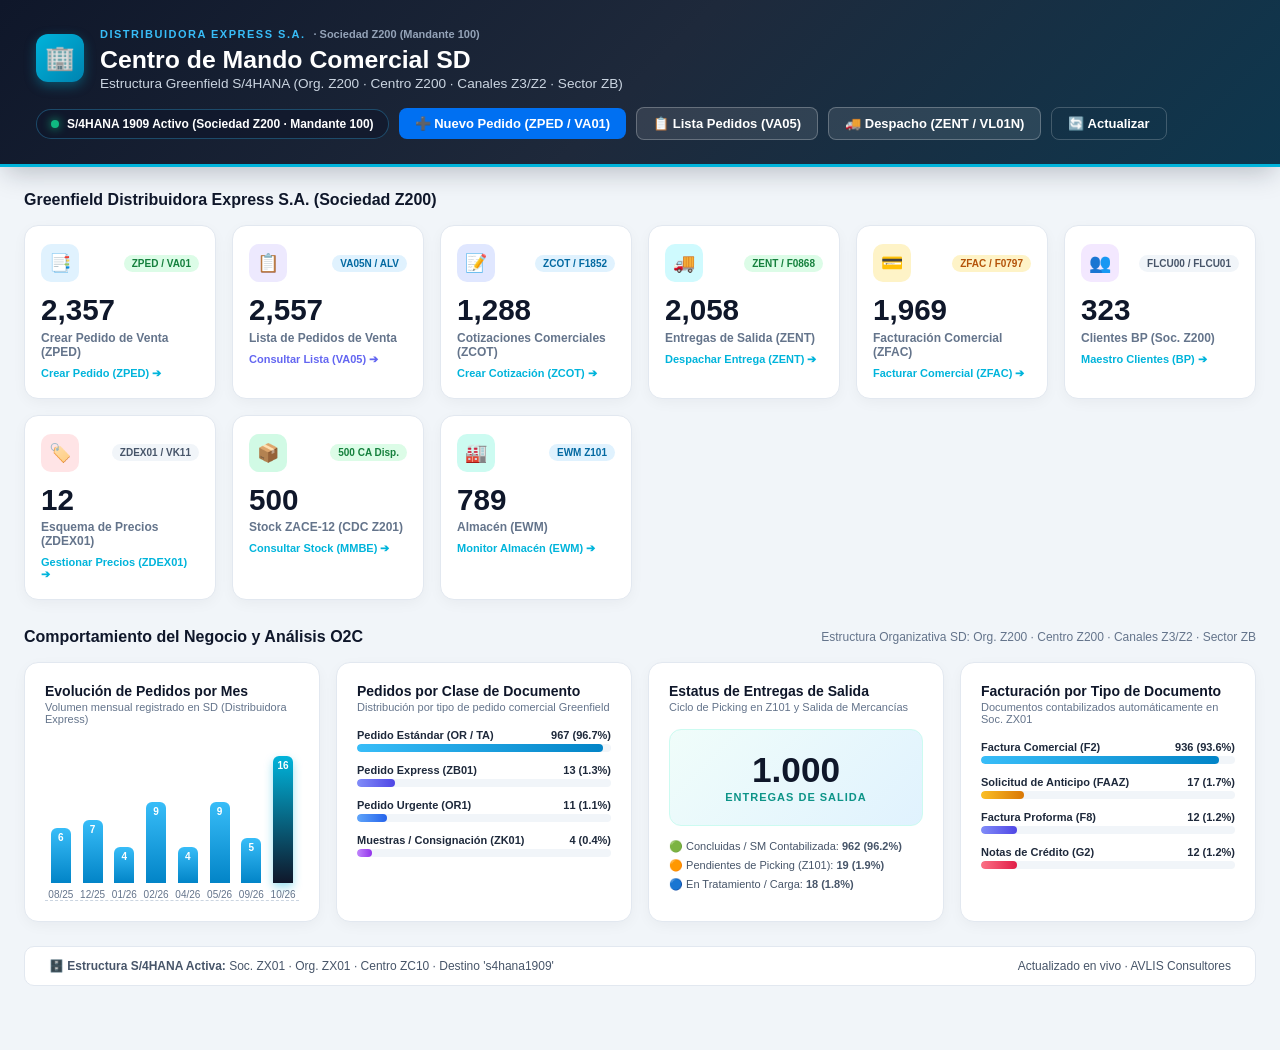
<file: sd/index.html>
<!DOCTYPE html>
<html lang="es">
<head>
    <meta charset="UTF-8">
    <meta name="viewport" content="width=device-width, initial-scale=1.0">
    <title>Distribuidora Express S.A. · Centro de Mando SD (Sociedad Z200 · Mandante 100)</title>
    <style>
        * { box-sizing: border-box; margin: 0; padding: 0; font-family: "72", "72full", -apple-system, BlinkMacSystemFont, "Segoe UI", Roboto, Arial, sans-serif; }
        html, body { max-width: 100vw; overflow-x: hidden; }
        body { background-color: #f1f5f9; color: #1e293b; padding-bottom: 40px; }

        /* HERO HEADER */
        .hero {
            background: linear-gradient(135deg, #0f172a 0%, #1e293b 50%, #0e374e 100%);
            padding: 24px 36px;
            color: #ffffff;
            border-bottom: 3px solid #00b4db;
            display: flex;
            justify-content: space-between;
            align-items: center;
            flex-wrap: wrap;
            gap: 16px;
            box-shadow: 0 10px 25px -5px rgba(15, 23, 42, 0.25);
        }
        .hero-left { display: flex; align-items: center; gap: 16px; }
        .hero-logo {
            width: 48px; height: 48px; border-radius: 12px;
            background: linear-gradient(135deg, #00b4db, #0083b0);
            display: flex; align-items: center; justify-content: center;
            font-size: 24px; box-shadow: 0 4px 12px rgba(0, 180, 219, 0.35);
        }
        .company-pill { font-size: 11px; font-weight: 800; letter-spacing: 1.5px; color: #38bdf8; text-transform: uppercase; }
        .partner-pill { font-size: 11px; font-weight: 600; color: #94a3b8; margin-left: 8px; }
        .hero-title { font-size: 1.55rem; font-weight: 700; margin: 4px 0 2px 0; }
        .hero-sub { font-size: 0.85rem; color: #cbd5e1; }

        .hero-actions { display: flex; align-items: center; gap: 10px; flex-wrap: wrap; }
        .status-pill {
            background: rgba(15, 23, 42, 0.6);
            border: 1px solid rgba(56, 189, 248, 0.3);
            padding: 7px 14px;
            border-radius: 20px;
            display: flex; align-items: center; gap: 8px; font-size: 12px; font-weight: 600;
        }
        .live-dot {
            width: 8px; height: 8px; border-radius: 50%; background: #10b981;
            box-shadow: 0 0 10px #10b981; animation: pulse 2s infinite;
        }
        @keyframes pulse { 0% { transform: scale(0.95); opacity: 0.7; } 50% { transform: scale(1.2); opacity: 1; } 100% { transform: scale(0.95); opacity: 0.7; } }

        .btn {
            border: none; padding: 8px 16px; border-radius: 8px; font-size: 13px; font-weight: 600; cursor: pointer;
            transition: all 0.2s ease; display: inline-flex; align-items: center; gap: 6px;
        }
        .btn-primary { background: #0070f2; color: #ffffff; }
        .btn-primary:hover { background: #0056ba; transform: translateY(-1px); }
        .btn-outline { background: rgba(255,255,255,0.1); border: 1px solid rgba(255,255,255,0.25); color: #ffffff; }
        .btn-outline:hover { background: rgba(255,255,255,0.2); }
        .btn-ghost { background: transparent; border: 1px solid rgba(255,255,255,0.2); color: #ffffff; }
        .btn-ghost:hover { background: rgba(255,255,255,0.15); }

        .container { max-width: 1400px; margin: 24px auto; padding: 0 24px; }
        .section-header { margin-bottom: 16px; display: flex; justify-content: space-between; align-items: center; }
        .section-title { font-size: 16px; font-weight: 700; color: #0f172a; }
        .section-hint { font-size: 12px; color: #64748b; }

        /* KPI GRID */
        .kpi-grid { display: grid; grid-template-columns: repeat(auto-fit, minmax(180px, 1fr)); gap: 16px; margin-bottom: 28px; }
        .kpi-card {
            background: #ffffff; border-radius: 14px; padding: 18px 16px; border: 1px solid #e2e8f0;
            box-shadow: 0 4px 15px -2px rgba(15, 23, 42, 0.05); cursor: pointer; transition: all 0.25s ease;
            position: relative; overflow: hidden;
        }
        .kpi-card:hover { transform: translateY(-4px); box-shadow: 0 12px 25px -4px rgba(0, 180, 219, 0.22); border-color: #00b4db; }
        .kpi-card::after {
            content: ''; position: absolute; top: 0; left: 0; right: 0; height: 3px;
            background: linear-gradient(90deg, #00b4db, #0083b0); opacity: 0; transition: opacity 0.2s ease;
        }
        .kpi-card:hover::after { opacity: 1; }
        .kpi-top { display: flex; justify-content: space-between; align-items: center; margin-bottom: 12px; }
        .kpi-icon { width: 38px; height: 38px; border-radius: 10px; display: flex; align-items: center; justify-content: center; font-size: 18px; }
        .badge { font-size: 10px; font-weight: 700; padding: 3px 8px; border-radius: 12px; }
        .badge-success { background: #dcfce7; color: #15803d; }
        .badge-info { background: #e0f2fe; color: #0369a1; }
        .badge-warning { background: #fef3c7; color: #b45309; }
        .badge-neutral { background: #f1f5f9; color: #475569; }

        .kpi-val { font-size: 1.85rem; font-weight: 800; color: #0f172a; line-height: 1.1; margin-bottom: 4px; }
        .kpi-lbl { font-size: 12px; font-weight: 600; color: #64748b; margin-bottom: 8px; }
        .kpi-link { font-size: 11px; font-weight: 700; color: #00b4db; }
        .kpi-tab-btn {
            font-size: 10px; font-weight: 700; color: #0284c7; background: #f0f9ff;
            border: 1px solid #bae6fd; padding: 2px 7px; border-radius: 6px;
            text-decoration: none; display: inline-flex; align-items: center; gap: 3px;
            transition: all 0.2s ease;
        }
        .kpi-tab-btn:hover { background: #0284c7; color: #ffffff; border-color: #0284c7; transform: translateY(-1px); }

        /* ANALYTICS GRID */
        .analytics-grid { display: grid; grid-template-columns: repeat(auto-fit, minmax(290px, 1fr)); gap: 16px; margin-bottom: 24px; }
        .chart-card {
            background: #ffffff; border-radius: 14px; padding: 20px; border: 1px solid #e2e8f0;
            box-shadow: 0 4px 15px -2px rgba(15, 23, 42, 0.05);
        }
        .chart-title { font-size: 14px; font-weight: 700; color: #0f172a; }
        .chart-sub { font-size: 11px; color: #64748b; margin-top: 2px; margin-bottom: 16px; }

        /* BARS */
        .bar-container { display: flex; justify-content: space-between; align-items: flex-end; height: 160px; border-bottom: 1px dashed #cbd5e1; padding-top: 15px; }
        .bar-col { display: flex; flex-direction: column; align-items: center; flex: 1; height: 100%; justify-content: flex-end; }
        .bar-pill {
            width: 20px; background: linear-gradient(180deg, #38bdf8 0%, #0284c7 100%); border-radius: 6px 6px 0 0;
            display: flex; justify-content: center; padding-top: 4px; font-size: 10px; font-weight: 700; color: #ffffff;
            transition: all 0.3s ease;
        }
        .bar-pill:hover { background: linear-gradient(180deg, #00b4db 0%, #0083b0 100%); transform: scaleY(1.05); }
        .bar-pill.active { background: linear-gradient(180deg, #00b4db 0%, #0f172a 100%); box-shadow: 0 4px 10px rgba(0, 180, 219, 0.4); }
        .bar-txt { font-size: 10px; color: #64748b; margin-top: 6px; }

        /* HORIZONTAL BARS */
        .h-list { display: flex; flex-direction: column; gap: 12px; }
        .h-head { display: flex; justify-content: space-between; font-size: 11px; margin-bottom: 3px; font-weight: 600; }
        .h-track { width: 100%; height: 8px; background: #f1f5f9; border-radius: 4px; overflow: hidden; }
        .h-fill { height: 100%; border-radius: 4px; }

        /* DONUT */
        .donut-box {
            background: linear-gradient(135deg, #f0fdfa 0%, #e0f2fe 100%); border-radius: 12px; padding: 22px;
            text-align: center; border: 1px solid #ccfbf1; margin-bottom: 14px;
        }
        .donut-big { font-size: 2.2rem; font-weight: 800; color: #0f172a; line-height: 1; }
        .donut-sub { font-size: 11px; font-weight: 700; color: #0d9488; text-transform: uppercase; letter-spacing: 1px; margin-top: 4px; }

        /* FOOTER */
        .footer {
            background: #ffffff; padding: 12px 24px; border-radius: 10px; border: 1px solid #e2e8f0;
            display: flex; justify-content: space-between; align-items: center; font-size: 12px; color: #475569;
        }

        /* MODAL POPUP */
        .modal-overlay {
            position: fixed; top: 0; left: 0; width: 100%; height: 100%;
            background: rgba(15, 23, 42, 0.65); backdrop-filter: blur(6px);
            display: none; align-items: center; justify-content: center; z-index: 2000;
        }
        .modal-box {
            background: #ffffff; border-radius: 16px; width: 92%; max-width: 640px;
            box-shadow: 0 25px 50px -12px rgba(0, 0, 0, 0.25); overflow: hidden;
            animation: modalFadeIn 0.25s ease-out; transition: max-width 0.3s ease;
        }
        .modal-box.modal-wide {
            max-width: 1140px;
            width: 95%;
        }
        /* ALV GRID TABLE STYLES (S/4HANA VA05 REPORT) */
        .sap-alv-container {
            border: 1px solid #cbd5e1; border-radius: 8px;
            background: #ffffff; box-shadow: 0 2px 8px rgba(0,0,0,0.04);
            flex-shrink: 0 !important;
            min-height: 280px !important;
            max-height: 420px;
            overflow-x: auto !important;
            overflow-y: auto !important;
            -webkit-overflow-scrolling: touch;
            width: 100%;
            display: block;
        }
        .sap-alv-table {
            min-width: 880px; width: 100%; border-collapse: collapse; font-size: 11.5px; text-align: left;
            font-family: "72", "72full", Arial, sans-serif;
        }
        .sap-alv-table thead th {
            background: #f1f5f9; color: #334155; font-weight: 700; padding: 8px 10px;
            border-bottom: 2px solid #cbd5e1; border-right: 1px solid #e2e8f0;
            white-space: nowrap; position: sticky; top: 0; z-index: 5;
            user-select: none;
        }
        .sap-alv-table tbody td {
            padding: 7px 10px; border-bottom: 1px solid #e2e8f0; border-right: 1px solid #f1f5f9;
            color: #0f172a; white-space: nowrap;
        }
        .sap-alv-table tbody tr:nth-child(even) { background: #f8fafc; }
        .sap-alv-table tbody tr:hover { background: #e0f2fe; }
        .sap-alv-num { font-variant-numeric: tabular-nums; text-align: right; }
        .sap-alv-doc { font-weight: 700; color: #0284c7; }
        @keyframes modalFadeIn { from { opacity: 0; transform: scale(0.95); } to { opacity: 1; transform: scale(1); } }
        .modal-head {
            background: linear-gradient(135deg, #0f172a 0%, #1e293b 100%);
            color: #ffffff; padding: 20px 24px; border-bottom: 2px solid #00b4db;
            display: flex; justify-content: space-between; align-items: center;
        }
        .modal-badge { font-size: 11px; color: #38bdf8; font-weight: 700; text-transform: uppercase; }
        .modal-title { font-size: 1.15rem; font-weight: 700; }
        .modal-close { background: none; border: none; color: #94a3b8; font-size: 22px; cursor: pointer; }
        .modal-close:hover { color: #ffffff; }
        .modal-body { padding: 24px; display: flex; flex-direction: column; gap: 14px; max-height: 75vh; overflow-y: auto; }
        .form-row { display: grid; grid-template-columns: 1fr 1fr; gap: 12px; }
        .form-group { display: flex; flex-direction: column; gap: 4px; }
        .form-label { font-size: 11px; font-weight: 700; color: #475569; text-transform: uppercase; display: flex; justify-content: space-between; }
        .form-input-container { display: flex; position: relative; }
        .form-input {
            width: 100%; padding: 8px 12px; border-radius: 8px; border: 1px solid #cbd5e1; font-size: 13px;
            color: #0f172a; outline: none; background: #ffffff;
        }
        .form-input:focus { border-color: #00b4db; background: #ffffff; box-shadow: 0 0 0 2px rgba(0,180,219,0.2); }
        .btn-f4 {
            position: absolute; right: 2px; top: 2px; bottom: 2px; width: 34px;
            background: #f1f5f9; border: none; border-left: 1px solid #cbd5e1;
            border-radius: 0 6px 6px 0; color: #0284c7; cursor: pointer; font-size: 14px;
            display: flex; align-items: center; justify-content: center; transition: all 0.2s ease;
        }
        .btn-f4:hover { background: #00b4db; color: #ffffff; }
        .modal-foot {
            background: #f8fafc; padding: 16px 24px; border-top: 1px solid #e2e8f0;
            display: flex; justify-content: space-between; align-items: center; flex-wrap: wrap; gap: 10px;
        }

        /* MODAL DE AYUDA DE BÚSQUEDA (SAP FIORI VALUE HELP / F4) */
        .f4-modal-box {
            background: #ffffff; border-radius: 16px; width: 92%; max-width: 600px;
            box-shadow: 0 30px 60px -12px rgba(0, 0, 0, 0.35); overflow: hidden;
            border: 1px solid #cbd5e1; z-index: 2500;
        }
        .f4-search-box {
            padding: 14px 20px; background: #f8fafc; border-bottom: 1px solid #e2e8f0;
            display: flex; gap: 10px; align-items: center;
        }
        .f4-search-input {
            flex: 1; padding: 10px 14px; border-radius: 8px; border: 1px solid #cbd5e1;
            font-size: 13px; outline: none;
        }
        .f4-search-input:focus { border-color: #00b4db; box-shadow: 0 0 0 2px rgba(0,180,219,0.25); }
        .f4-list-container { max-height: 340px; overflow-y: auto; padding: 8px; }
        .f4-item {
            padding: 10px 14px; border-radius: 8px; cursor: pointer; transition: background 0.15s ease;
            display: flex; justify-content: space-between; align-items: center; border-bottom: 1px solid #f1f5f9;
        }
        .f4-item:hover { background: #e0f2fe; }
        .f4-code { font-weight: 700; color: #0284c7; font-size: 13px; font-feature-settings: "tnum"; }
        .f4-desc { font-size: 13px; color: #1e293b; font-weight: 500; }
        .f4-sub { font-size: 11px; color: #64748b; margin-top: 2px; }

        .toast {
            position: fixed; bottom: 24px; right: 24px; background: #0f172a; color: #ffffff; padding: 14px 20px;
            border-radius: 10px; box-shadow: 0 10px 25px rgba(0,0,0,0.3); border-left: 4px solid #00b4db;
            display: none; z-index: 3000; font-size: 13px; max-width: 440px; line-height: 1.4;
        }


    
        /* MOBILE & TABLET RESPONSIVE FIXES */
        @media (max-width: 1024px) {
            .hero {
                padding: 18px 20px;
                flex-direction: column;
                align-items: stretch;
                gap: 14px;
            }
            .hero-left { width: 100%; }
            .hero-title { font-size: 1.35rem; }
            .hero-actions { width: 100%; justify-content: flex-start; flex-wrap: wrap; gap: 8px; }
        }
        @media (max-width: 768px) {
            .container { padding: 0 12px; margin: 14px auto; }
            .hero { padding: 14px 12px; }
            .hero-actions { gap: 6px; }
            .hero-actions .btn, .hero-actions .status-pill { font-size: 11px; padding: 6px 10px; }
            .kpi-grid { grid-template-columns: repeat(auto-fit, minmax(140px, 1fr)); gap: 10px; }
            .kpi-card { padding: 14px 12px; }
            .kpi-val { font-size: 1.5rem; }
            .modal-box.modal-wide {
                width: 98% !important;
                max-width: 98% !important;
                max-height: 96vh !important;
                border-radius: 12px !important;
            }
            .modal-body {
                padding: 12px 10px !important;
                max-height: calc(96vh - 120px) !important;
                gap: 10px !important;
            }
            .sap-alv-container {
                min-height: 280px !important;
                max-height: 380px !important;
                flex-shrink: 0 !important;
            }
            .sap-alv-table {
                min-width: 860px !important;
                font-size: 11px !important;
            }
            .sap-alv-table thead th, .sap-alv-table tbody td {
                padding: 6px 8px !important;
            }
            .modal-foot {
                padding: 10px 14px !important;
            }
            .modal-foot .btn {
                font-size: 12px !important;
                padding: 6px 12px !important;
            }
        }
        @media (max-width: 640px) {
            .kpi-grid { grid-template-columns: 1fr; }
            .modal-box { width: 98% !important; max-height: 96vh !important; }
            .form-row { grid-template-columns: 1fr !important; }
        }
    

        /* ESTILOS DE DOCUMENTO DE SALIDA SD & IMPRESIÓN SAP */
        .print-paper {
            background: #ffffff;
            max-width: 820px;
            margin: 0 auto;
            padding: 32px 36px;
            border-radius: 4px;
            box-shadow: 0 4px 16px rgba(0,0,0,0.12);
            color: #0f172a;
            font-size: 12px;
            line-height: 1.45;
            border: 1px solid #e2e8f0;
        }
        .print-doc-table {
            width: 100%;
            border-collapse: collapse;
            margin-top: 14px;
            margin-bottom: 14px;
            font-size: 11.5px;
        }
        .print-doc-table th {
            background: #f1f5f9;
            color: #1e293b;
            font-weight: 700;
            border: 1px solid #cbd5e1;
            padding: 7px 9px;
            text-align: left;
            font-size: 11px;
            text-transform: uppercase;
        }
        .print-doc-table td {
            border: 1px solid #e2e8f0;
            padding: 8px 9px;
            color: #334155;
        }
        .print-doc-table tr:nth-child(even) td {
            background: #fcfcfd;
        }

        /* REGLAS PARA IMPRESIÓN OFICIAL (WINDOW.PRINT) */
        @media print {
            html, body {
                background: #ffffff !important;
                margin: 0 !important;
                padding: 0 !important;
                height: auto !important;
                overflow: visible !important;
            }
            body > * {
                display: none !important;
            }
            #orderPrintModal {
                display: block !important;
                position: static !important;
                top: 0 !important;
                left: 0 !important;
                width: 100% !important;
                height: auto !important;
                background: #ffffff !important;
                backdrop-filter: none !important;
                margin: 0 !important;
                padding: 0 !important;
                z-index: 99999 !important;
            }
            #orderPrintModal .modal-box {
                box-shadow: none !important;
                border: none !important;
                max-width: 100% !important;
                width: 100% !important;
                margin: 0 !important;
                padding: 0 !important;
                border-radius: 0 !important;
                display: block !important;
            }
            #orderPrintModal .no-print {
                display: none !important;
            }
            #print-scroll-container {
                background: #ffffff !important;
                padding: 0 !important;
                overflow: visible !important;
            }
            .print-paper {
                box-shadow: none !important;
                border: none !important;
                padding: 8mm 10mm !important;
                max-width: 100% !important;
                width: 100% !important;
                margin: 0 !important;
            }
            @page {
                size: portrait;
                margin: 8mm;
            }
        }

    </style>

</head>
<body>

    <!-- HERO HEADER -->
    <div class="hero">
        <div class="hero-left">
            <div class="hero-logo">🏢</div>
            <div>
                <div><span class="company-pill">Distribuidora Express S.A.</span><span class="partner-pill">· Sociedad Z200 (Mandante 100)</span></div>
                <h1 class="hero-title">Centro de Mando Comercial SD</h1>
                <p class="hero-sub">Estructura Greenfield S/4HANA (Org. Z200 · Centro Z200 · Canales Z3/Z2 · Sector ZB)</p>
            </div>
        </div>

        <div class="hero-actions">
            <div class="status-pill">
                <span class="live-dot"></span>
                <span>S/4HANA 1909 Activo (Sociedad Z200 · Mandante 100)</span>
            </div>
            <button class="btn btn-primary" onclick="openAppModal('orders')">
                ➕ Nuevo Pedido (ZPED / VA01)
            </button>
            <button class="btn btn-outline" onclick="openAppModal('va05')">
                📋 Lista Pedidos (VA05)
            </button>
            <button class="btn btn-outline" onclick="openAppModal('deliveries')">
                🚚 Despacho (ZENT / VL01N)
            </button>
            <button class="btn btn-ghost" onclick="refreshData()">
                🔄 Actualizar
            </button>
        </div>
    </div>

    <!-- MAIN CONTAINER -->
    <div class="container">

        <!-- SECCIÓN 1: KPIS -->
        <div class="section-header">
            <span class="section-title">Greenfield Distribuidora Express S.A. (Sociedad Z200)</span>
        </div>

        <div class="kpi-grid">
            <!-- 1. Crear Pedido VA01 -->
            <div class="kpi-card" onclick="openAppModal('orders')">
                <div class="kpi-top">
                    <div class="kpi-icon" style="background:#e0f2fe; color:#0284c7;">📑</div>
                    <span class="badge badge-success">ZPED / VA01</span>
                </div>
                <div class="kpi-val" id="val-orders">2,357</div>
                <div class="kpi-lbl">Crear Pedido de Venta (ZPED)</div>
                <div style="display:flex; justify-content:space-between; align-items:center; margin-top:8px;">
                    <span class="kpi-link">Crear Pedido (ZPED) ➔</span>
                </div>
            </div>

            <!-- 2. Lista de Pedidos VA05 -->
            <div class="kpi-card" onclick="openAppModal('va05')">
                <div class="kpi-top">
                    <div class="kpi-icon" style="background:#ede9fe; color:#6366f1;">📋</div>
                    <span class="badge badge-info">VA05N / ALV</span>
                </div>
                <div class="kpi-val" id="val-va05">2,557</div>
                <div class="kpi-lbl">Lista de Pedidos de Venta</div>
                <div style="display:flex; justify-content:space-between; align-items:center; margin-top:8px;">
                    <span class="kpi-link" style="color:#6366f1;">Consultar Lista (VA05) ➔</span>
                </div>
            </div>

            <!-- 2. Cotizaciones -->
            <div class="kpi-card" onclick="openAppModal('quotations')">
                <div class="kpi-top">
                    <div class="kpi-icon" style="background:#e0e7ff; color:#4f46e5;">📝</div>
                    <span class="badge badge-info">ZCOT / F1852</span>
                </div>
                <div class="kpi-val" id="val-quotations">1,288</div>
                <div class="kpi-lbl">Cotizaciones Comerciales (ZCOT)</div>
                <div style="display:flex; justify-content:space-between; align-items:center; margin-top:8px;">
                    <span class="kpi-link">Crear Cotización (ZCOT) ➔</span>
                </div>
            </div>

            <!-- 3. Entregas -->
            <div class="kpi-card" onclick="openAppModal('deliveries')">
                <div class="kpi-top">
                    <div class="kpi-icon" style="background:#cffafe; color:#0891b2;">🚚</div>
                    <span class="badge badge-success">ZENT / F0868</span>
                </div>
                <div class="kpi-val" id="val-deliveries">2,058</div>
                <div class="kpi-lbl">Entregas de Salida (ZENT)</div>
                <div style="display:flex; justify-content:space-between; align-items:center; margin-top:8px;">
                    <span class="kpi-link">Despachar Entrega (ZENT) ➔</span>
                </div>
            </div>

            <!-- 4. Facturacion -->
            <div class="kpi-card" onclick="openAppModal('billing')">
                <div class="kpi-top">
                    <div class="kpi-icon" style="background:#fef3c7; color:#d97706;">💳</div>
                    <span class="badge badge-warning">ZFAC / F0797</span>
                </div>
                <div class="kpi-val" id="val-billing">1,969</div>
                <div class="kpi-lbl">Facturación Comercial (ZFAC)</div>
                <div style="display:flex; justify-content:space-between; align-items:center; margin-top:8px;">
                    <span class="kpi-link">Facturar Comercial (ZFAC) ➔</span>
                </div>
            </div>

            <!-- 5. Clientes BP -->
            <div class="kpi-card" onclick="openAppModal('bp')">
                <div class="kpi-top">
                    <div class="kpi-icon" style="background:#f3e8ff; color:#9333ea;">👥</div>
                    <span class="badge badge-neutral">FLCU00 / FLCU01</span>
                </div>
                <div class="kpi-val" id="val-bp">323</div>
                <div class="kpi-lbl">Clientes BP (Soc. Z200)</div>
                <div style="display:flex; justify-content:space-between; align-items:center; margin-top:8px;">
                    <span class="kpi-link">Maestro Clientes (BP) ➔</span>
                </div>
            </div>

            <!-- 6. Precios -->
            <div class="kpi-card" onclick="openAppModal('pricing')">
                <div class="kpi-top">
                    <div class="kpi-icon" style="background:#ffe4e6; color:#e11d48;">🏷️</div>
                    <span class="badge badge-neutral">ZDEX01 / VK11</span>
                </div>
                <div class="kpi-val" id="val-pricing">12</div>
                <div class="kpi-lbl">Esquema de Precios (ZDEX01)</div>
                <div style="display:flex; justify-content:space-between; align-items:center; margin-top:8px;">
                    <span class="kpi-link">Gestionar Precios (ZDEX01) ➔</span>
                </div>
            </div>

            <!-- 7. Stocks -->
            <div class="kpi-card" onclick="openAppModal('stocks')">
                <div class="kpi-top">
                    <div class="kpi-icon" style="background:#d1fae5; color:#059669;">📦</div>
                    <span class="badge badge-success">500 CA Disp.</span>
                </div>
                <div class="kpi-val" id="val-stocks">500</div>
                <div class="kpi-lbl">Stock ZACE-12 (CDC Z201)</div>
                <div style="display:flex; justify-content:space-between; align-items:center; margin-top:8px;">
                    <span class="kpi-link">Consultar Stock (MMBE) ➔</span>
                </div>
            </div>

            <!-- 8. Almacen EWM -->
            <div class="kpi-card" onclick="openAppModal('ewm')">
                <div class="kpi-top">
                    <div class="kpi-icon" style="background:#ccfbf1; color:#0d9488;">🏭</div>
                    <span class="badge badge-info">EWM Z101</span>
                </div>
                <div class="kpi-val" id="val-ewm">789</div>
                <div class="kpi-lbl">Almacén (EWM)</div>
                <div style="display:flex; justify-content:space-between; align-items:center; margin-top:8px;">
                    <span class="kpi-link">Monitor Almacén (EWM) ➔</span>
                </div>
            </div>
        </div>

        <!-- SECCIÓN 2: ANALÍTICA -->
        <div class="section-header">
            <span class="section-title">Comportamiento del Negocio y Análisis O2C</span>
            <span class="section-hint">Estructura Organizativa SD: Org. Z200 · Centro Z200 · Canales Z3/Z2 · Sector ZB</span>
        </div>

        <div class="analytics-grid">
            <!-- Grafico 1 -->
            <div class="chart-card">
                <div class="chart-title">Evolución de Pedidos por Mes</div>
                <div class="chart-sub">Volumen mensual registrado en SD (Distribuidora Express)</div>
                <div class="bar-container">
                    <div class="bar-col"><div class="bar-pill" style="height:38%;">6</div><span class="bar-txt">08/25</span></div>
                    <div class="bar-col"><div class="bar-pill" style="height:44%;">7</div><span class="bar-txt">12/25</span></div>
                    <div class="bar-col"><div class="bar-pill" style="height:25%;">4</div><span class="bar-txt">01/26</span></div>
                    <div class="bar-col"><div class="bar-pill" style="height:56%;">9</div><span class="bar-txt">02/26</span></div>
                    <div class="bar-col"><div class="bar-pill" style="height:25%;">4</div><span class="bar-txt">04/26</span></div>
                    <div class="bar-col"><div class="bar-pill" style="height:56%;">9</div><span class="bar-txt">05/26</span></div>
                    <div class="bar-col"><div class="bar-pill" style="height:31%;">5</div><span class="bar-txt">09/26</span></div>
                    <div class="bar-col"><div class="bar-pill active" id="bar-oct" style="height:100%;">16</div><span class="bar-txt">10/26</span></div>
                </div>
            </div>

            <!-- Grafico 2 -->
            <div class="chart-card">
                <div class="chart-title">Pedidos por Clase de Documento</div>
                <div class="chart-sub">Distribución por tipo de pedido comercial Greenfield</div>
                <div class="h-list">
                    <div>
                        <div class="h-head"><span>Pedido Estándar (OR / TA)</span><span id="txt-or-count">967 (96.7%)</span></div>
                        <div class="h-track"><div class="h-fill" style="width:96.7%; background:linear-gradient(90deg, #38bdf8, #0284c7);"></div></div>
                    </div>
                    <div>
                        <div class="h-head"><span>Pedido Express (ZB01)</span><span>13 (1.3%)</span></div>
                        <div class="h-track"><div class="h-fill" style="width:15%; background:linear-gradient(90deg, #818cf8, #4f46e5);"></div></div>
                    </div>
                    <div>
                        <div class="h-head"><span>Pedido Urgente (OR1)</span><span>11 (1.1%)</span></div>
                        <div class="h-track"><div class="h-fill" style="width:12%; background:linear-gradient(90deg, #60a5fa, #2563eb);"></div></div>
                    </div>
                    <div>
                        <div class="h-head"><span>Muestras / Consignación (ZK01)</span><span>4 (0.4%)</span></div>
                        <div class="h-track"><div class="h-fill" style="width:6%; background:linear-gradient(90deg, #c084fc, #9333ea);"></div></div>
                    </div>
                </div>
            </div>

            <!-- Grafico 3 -->
            <div class="chart-card">
                <div class="chart-title">Estatus de Entregas de Salida</div>
                <div class="chart-sub">Ciclo de Picking en Z101 y Salida de Mercancías</div>
                <div class="donut-box">
                    <div class="donut-big" id="donut-val">1.000</div>
                    <div class="donut-sub">Entregas de Salida</div>
                </div>
                <div style="font-size:11px; color:#475569; display:flex; flex-direction:column; gap:6px;">
                    <div>🟢 Concluidas / SM Contabilizada: <b id="val-done-dlv">962 (96.2%)</b></div>
                    <div>🟠 Pendientes de Picking (Z101): <b>19 (1.9%)</b></div>
                    <div>🔵 En Tratamiento / Carga: <b>18 (1.8%)</b></div>
                </div>
            </div>

            <!-- Grafico 4 -->
            <div class="chart-card">
                <div class="chart-title">Facturación por Tipo de Documento</div>
                <div class="chart-sub">Documentos contabilizados automáticamente en Soc. ZX01</div>
                <div class="h-list">
                    <div>
                        <div class="h-head"><span>Factura Comercial (F2)</span><span id="txt-inv-count">936 (93.6%)</span></div>
                        <div class="h-track"><div class="h-fill" style="width:93.6%; background:linear-gradient(90deg, #38bdf8, #0284c7);"></div></div>
                    </div>
                    <div>
                        <div class="h-head"><span>Solicitud de Anticipo (FAAZ)</span><span>17 (1.7%)</span></div>
                        <div class="h-track"><div class="h-fill" style="width:17%; background:linear-gradient(90deg, #fbbf24, #d97706);"></div></div>
                    </div>
                    <div>
                        <div class="h-head"><span>Factura Proforma (F8)</span><span>12 (1.2%)</span></div>
                        <div class="h-track"><div class="h-fill" style="width:14%; background:linear-gradient(90deg, #818cf8, #4f46e5);"></div></div>
                    </div>
                    <div>
                        <div class="h-head"><span>Notas de Crédito (G2)</span><span>12 (1.2%)</span></div>
                        <div class="h-track"><div class="h-fill" style="width:14%; background:linear-gradient(90deg, #fb7185, #e11d48);"></div></div>
                    </div>
                </div>
            </div>
        </div>

        <!-- FOOTER -->
        <div class="footer">
            <div>🗄️ <b>Estructura S/4HANA Activa:</b> Soc. ZX01 · Org. ZX01 · Centro ZC10 · Destino 's4hana1909'</div>
            <div id="timestamp-txt">Actualizado en vivo · AVLIS Consultores</div>
        </div>

    </div>

    <!-- ================================================================= -->
    <!-- MODAL PRINCIPAL DE OPERACIONES SD                                -->
    <!-- ================================================================= -->
    <div id="appModal" class="modal-overlay">
        <div class="modal-box">
            <div class="modal-head">
                <div>
                    <div id="modal-badge" class="modal-badge">SAP S/4HANA · MÓDULO SD</div>
                    <div id="modal-title" class="modal-title">Título de la Transacción</div>
                </div>
                <button class="modal-close" onclick="closeAppModal()">&times;</button>
            </div>
            
            <!-- Cuerpo dinamico segun la aplicacion seleccionada -->
            <div id="modal-body-content" class="modal-body">
                <!-- Se inyecta por JavaScript -->
            </div>

            <div class="modal-foot" style="display:flex; justify-content:space-between; align-items:center;">
                <span style="font-size:11.5px; color:#64748b; font-weight:600; display:flex; align-items:center; gap:6px;">
                    🏢 <b>Distribuidora Express S.A.</b> · S/4HANA Mandante 100
                </span>
                <div style="display:flex; gap:8px;">
                    <button class="btn btn-ghost" style="color:#64748b;" onclick="closeAppModal()">Cancelar</button>
                    <button id="btn-save-tx" class="btn btn-primary" onclick="confirmSaveCurrentTx()">💾 Grabar en S/4HANA</button>
                </div>
            </div>
        </div>
    </div>

    <!-- ================================================================= -->
    <!-- DIÁLOGO DE AYUDA PARA ENTRADAS (SAP FIORI VALUE HELP / MATCHCODE F4) -->
    <!-- ================================================================= -->
    <div id="f4Modal" class="modal-overlay" style="z-index: 2500;">
        <div class="f4-modal-box">
            <div class="modal-head" style="padding: 16px 20px;">
                <div>
                    <div style="font-size:10px; color:#38bdf8; font-weight:700;">AYUDA PARA ENTRADAS DE SAP (F4)</div>
                    <div id="f4-title" style="font-size:1rem; font-weight:700;">Seleccionar Valor del Sistema</div>
                </div>
                <button class="modal-close" onclick="closeF4Modal()">&times;</button>
            </div>
            <div class="f4-search-box">
                <input id="f4-search" class="f4-search-input" placeholder="🔍 Escribe para buscar código, nombre o descripción..." oninput="filterF4Results()" onkeydown="handleF4SearchKeyDown(event)" />
                <span id="f4-count" style="font-size:11px; color:#64748b; font-weight:600; white-space:nowrap;"></span>
            </div>
            <div id="f4-list" class="f4-list-container">
                <!-- Filas dinamicas de F4 Help -->
            </div>
            <div style="padding: 10px 16px; background:#f8fafc; border-top:1px solid #e2e8f0; display:flex; justify-content:space-between; align-items:center;">
                <span style="font-size:11px; color:#64748b;">💡 Puedes seleccionar un valor existente o escribir uno propio en el formulario.</span>
                <button class="btn btn-ghost" style="font-size:12px; color:#475569;" onclick="closeF4Modal()">Cerrar</button>
            </div>
        </div>
    </div>


    <!-- ================================================================= -->
    <!-- DIÁLOGO DE IMPRESIÓN DE PEDIDOS DE VENTA (SD OUTPUT DOCUMENT)     -->
    <!-- ================================================================= -->
    <div id="orderPrintModal" class="modal-overlay" style="z-index: 2600;">
        <div class="modal-box modal-wide" style="max-width: 900px; max-height: 94vh; display: flex; flex-direction: column;">
            <div class="modal-head no-print" style="padding: 16px 24px;">
                <div>
                    <div class="modal-badge">SAP S/4HANA · DOCUMENTO DE SALIDA COMERCIAL (SD)</div>
                    <div id="print-modal-title" class="modal-title">Confirmación de Pedido de Venta</div>
                </div>
                <button class="modal-close" onclick="closeOrderPrintModal()">&times;</button>
            </div>

            <!-- Barra de Herramientas de Impresión -->
            <div class="no-print" style="background:#f8fafc; border-bottom:1px solid #cbd5e1; padding:10px 24px; display:flex; justify-content:space-between; align-items:center; flex-wrap:wrap; gap:8px;">
                <div style="font-size:12px; color:#475569; display:flex; align-items:center; gap:8px;">
                    <span style="font-weight:700; color:#0284c7;">🖨️ Formato de Salida:</span>
                    <span>Confirmación de Pedido (SmartForm SD / Auftragsbestätigung)</span>
                </div>
                <div style="display:flex; gap:8px;">
                    <button type="button" class="btn" onclick="closeOrderPrintModal()" style="font-size:12px; padding:6px 14px; background:#ffffff; color:#334155; border:1px solid #cbd5e1; font-weight:700; border-radius:6px; cursor:pointer;">✖️ Cerrar</button>
                    <button type="button" class="btn btn-primary" onclick="window.print()" style="font-size:12px; padding:6px 18px; font-weight:700; background:#0284c7; box-shadow:0 2px 6px rgba(2,132,199,0.3);">🖨️ Imprimir Pedido</button>
                </div>
            </div>

            <!-- Contenedor con vista previa en papel -->
            <div id="print-scroll-container" style="overflow-y: auto; padding: 20px; background: #64748b; flex: 1;">
                <div id="print-document-content" class="print-paper">
                    <!-- Contenido inyectado dinámicamente -->
                </div>
            </div>

            <div class="modal-foot no-print" style="padding: 12px 24px;">
                <span style="font-size:11.5px; color:#64748b;">
                    💡 Puedes imprimir en impresora física o guardar como <b>PDF</b> seleccionando "Guardar como PDF" en el diálogo de impresión de tu navegador.
                </span>
                <div style="display:flex; gap:8px;">
                    <button type="button" class="btn" onclick="closeOrderPrintModal()" style="font-size:12px; padding:7px 16px; background:#e2e8f0; color:#1e293b; font-weight:700; border-radius:6px; border:none; cursor:pointer;">Cerrar Vista</button>
                    <button type="button" class="btn btn-primary" onclick="window.print()" style="font-weight:700;">🖨️ Imprimir Documento</button>
                </div>
            </div>
        </div>
    </div>


        <!-- TOAST POPUP -->
    <div id="toast" class="toast"></div>

    <!-- DATASET MAESTRO REAL EXPORTADO DE SAP S/4HANA (TABLA VBAK/VBAP - 2,557 PEDIDOS) -->
    <script src="data/sap_orders_master.js"></script>

    <script>
        var currentAppKey = "orders";

        // ================================================================
        // CATÁLOGO DE VALORES DISPONIBLES EN EL SISTEMA SAP (AYUDA F4)
        // ================================================================
        var sapSystemCatalog = {
            orderTypes: [
                { code: "ZPED", title: "ZPED - Pedido de Ventas Express", sub: "Flujo comercial estándar Greenfield Distribuidora Express S.A. (Mandante 100)" },
                { code: "ZCOT", title: "ZCOT - Cotización Comercial Express", sub: "Oferta comercial con validez de precios previa al pedido (F1852 / VA21)" },
                { code: "O", title: "O - Pedido Estándar Best Practices", sub: "Documento de ventas modelo S/4HANA (Mandante 100)" },
                { code: "OR1", title: "OR1 - Pedido Urgente / Despacho Inmediato", sub: "Pedido express con asignación de transporte directo" },
                { code: "TA", title: "TA - Pedido de Venta Estándar", sub: "Venta estándar con entrega y factura comercial ordinaria" },
                { code: "ZB01", title: "ZB01 - Pedido Distribuidora Express", sub: "Flujo comercial prioritario para clientes mayoristas de la red" },
                { code: "SRVO", title: "SRVO - Pedido de Servicio SD", sub: "Prestación de servicios y asistencia técnica comercial" },
                { code: "RE", title: "RE - Solicitud de Abono / Devolución", sub: "Retorno de mercancía y nota de crédito" },
                { code: "RK", title: "RK - Solicitud de Factura por Corrección", sub: "Ajuste de precio o cantidades facturadas" },
                { code: "SA", title: "SA - Pedido Abierto / Plan de Entregas", sub: "Suministro calendarizado continuo" },
                { code: "BV", title: "BV - Venta al Mostrador / Contado", sub: "Venta rápida directa con pago inmediato" },
                { code: "ZK01", title: "ZK01 - Consignación / Muestras Comerciales", sub: "Entrega de productos en depósito del cliente sin cobro inmediato" },
                { code: "KB", title: "KB - Reposición de Consignación", sub: "Aprovisionamiento de inventario en custodia" },
                { code: "FD", title: "FD - Entrega Gratuita / Bonificación", sub: "Muestras de degustación o bonificación por volumen" }
            ],

            salesOrgs: [
                { code: "Z200", title: "Z200 - Ventas Nacionales Express", sub: "Organización de Ventas Principal Greenfield Distribuidora Express (Mandante 100)" },
                { code: "ZX01", title: "ZX01 - Ventas Distribuidora Express (Legacy)", sub: "Organización de Ventas de Referencia" },
                { code: "1000", title: "1000 - Org. Ventas Nacional S4H", sub: "Ventas estándar del sistema S/4HANA modelo base" },
                { code: "1710", title: "1710 - US Sales Org S/4HANA", sub: "Modelo de referencia Best Practices SAP" },
                { code: "ZX02", title: "ZX02 - Ventas Regionales Occidente", sub: "Sucursal Zulia / Falcón / Lara" }
            ],

            channels: [
                { code: "Z3", title: "Z3 - Minoristas Express", sub: "Tiendas detallistas, panaderías y puntos de venta (Precio base ZPB0)" },
                { code: "Z2", title: "Z2 - Mayoristas Express", sub: "Cadenas de supermercados y grandes distribuidores (Aplica 5% desc. ZDM0)" },
                { code: "10", title: "10 - Venta Mayorista Estándar", sub: "Grandes distribuidores base" },
                { code: "20", title: "20 - Venta Directa / Minorista", sub: "Tiendas propias y franquicias" },
                { code: "30", title: "30 - Distribuidores Regionales", sub: "Red de agentes independientes en el interior del país" },
                { code: "40", title: "40 - Canal Institucional / HORECA", sub: "Hoteles, restaurantes, comedores y catering" }
            ],

            divisions: [
                { code: "ZB", title: "ZB - Línea Consumo Masivo", sub: "Aceites comestibles y derivados de alta rotación (ZACE-12)" },
                { code: "00", title: "00 - Sector General", sub: "Aplica a todos los rubros de distribución" },
                { code: "01", title: "01 - Aceites & Grasas Comestibles", sub: "Línea Aceite Vegetal Premium ZMAT-02" },
                { code: "02", title: "02 - Bebidas & Jugos Express", sub: "Línea Bebidas energizantes y jugos ZMAT-01" },
                { code: "03", title: "03 - Alimentos Secos & Granos", sub: "Línea Arroz, harinas y granos ZMAT-03" }
            ],

            customers: [
                { code: "Z200MIN01", title: "Z200MIN01 - Bodegas & Puntos de Venta Express", sub: "RIF: J-50491823-2 · Red Minorista Nacional · Cliente Minorista (Canal Z3 · Tarifa Base ZPB0 100 USD)" },
                { code: "Z200MAY01", title: "Z200MAY01 - Distribuidora Mayorista Express C.A.", sub: "RIF: J-50491823-1 · Caracas CDC · Cliente Mayorista (Canal Z2 · Desc. -5% ZDM0 95 USD)" },
                { code: "0000100323", title: "0000100323 - Supermercados El Valle C.A.", sub: "RIF: J-30491823-1 · Caracas, Dto. Capital · Cliente SD Mayorista / Minorista" },
                { code: "0000100324", title: "0000100324 - Cadena Comercial Oriente S.A.", sub: "RIF: J-40192837-4 · Barcelona, Edo. Anzoátegui · Cuenta Corporativa" },
                { code: "0000100325", title: "0000100325 - Distribuidora Central Los Cedros C.A.", sub: "RIF: J-29837461-0 · Valencia, Edo. Carabobo · Gran Mayorista" },
                { code: "0000100326", title: "0000100326 - Bodegones del Caribe S.A.", sub: "RIF: J-31827364-9 · Porlamar, Edo. Nueva Esparta · Cadena Gourmet" },
                { code: "1000219", title: "1000219 - PROYECTO GREENFIELD", sub: "Población: PALO ALTO · CP 94301 (US) · Mandante 100 S/4HANA" },
                { code: "1000220", title: "1000220 - PROYECTO GREENFIELD", sub: "Población: PALO ALTO · CP 94301 (US) · Mandante 100 S/4HANA" },
                { code: "1000203", title: "1000203 - PROYECTO NEXO E2E", sub: "Población: PALO ALTO · CP 94301 (US) · Cliente Estratégico" },
                { code: "USCU_L01", title: "USCU_L01 - SKYMART CORP", sub: "Población: NEW YORK · CP 10007 (US) · Gran Superficie" },
                { code: "USCU_L02", title: "USCU_L02 - TOYS4U", sub: "Población: WILMINGTON · CP 19801 (US) · Cadena Comercial" },
                { code: "USCU_L03", title: "USCU_L03 - VIADOX", sub: "Población: BALTIMORE · CP 21202 (US) · Mayorista" },
                { code: "USCU_L04", title: "USCU_L04 - QUOTEX", sub: "Población: RALEIGH · CP 27603 (US) · Distribuidor" },
                { code: "USCU_L05", title: "USCU_L05 - BLUESTAR CORP", sub: "Población: CHARLESTON · CP 29401 (US) · Mayorista Tier 1" },
                { code: "USCU_L06", title: "USCU_L06 - DEXON", sub: "Población: NASHVILLE · CP 37201 (US) · Red Minorista" },
                { code: "USCU_L07", title: "USCU_L07 - INTERLUDE INC", sub: "Población: MIAMI · CP 33128 (US) · Logística Sur" },
                { code: "USCU_L08", title: "USCU_L08 - VERACITY", sub: "Población: ATLANTA · CP 30303 (US) · Mayorista" },
                { code: "USCU_L09", title: "USCU_L09 - BIGMART", sub: "Población: DETROIT · CP 48226 (US) · Cadenas Masivas" },
                { code: "USCU_L10", title: "USCU_L10 - COSTCLUB", sub: "Población: PUBLIC SQUARE · CP 44114 (US) · Hipermercado" },
                { code: "17100001", title: "17100001 - DOMESTIC US CUSTOMER 1", sub: "Población: ATLANTA · CP 30315-1402 (US) · Cliente SD" },
                { code: "17100002", title: "17100002 - DOMESTIC US CUSTOMER 2", sub: "Población: CHULA VISTA · CP 91910-1007 (US)" }
            ],

            materials: [
                { code: "ZACE-12", title: "ZACE-12 - Caja Aceite Vegetal Premium (12x1L)", sub: "Tipo HAWA · 100 USD/CA · Centro Z200 / Almacén Z201 (Stock: 500 CA)" },
                { code: "ZMAT-02", title: "ZMAT-02 - Aceite Vegetal Premium (Caja x 60 un)", sub: "Embalaje ZPL1 · Pallet ZPL-120 · Lote FEFO 730 días" },
                { code: "ZMAT-01", title: "ZMAT-01 - Bebidas & Jugos Express (Pack 24 un x 500ml)", sub: "Línea refrescante · Pallet 48 fardos · Rotación rápida" },
                { code: "ZMAT-03", title: "ZMAT-03 - Alimentos Secos & Granos (Saco 25kg)", sub: "Materia prima empacada · Almacén ZA01" },
                { code: "ZMAT-04", title: "ZMAT-04 - Harina de Maíz Precocida (Fardo 20kg)", sub: "Consumo masivo · Alta demanda cadenas nacionales" },
                { code: "ZMAT-05", title: "ZMAT-05 - Arroz Blanco Extra Premium (Fardo 24x1kg)", sub: "Grano entero seleccionado · Despacho continuo" },
                { code: "MZ-FG-C900", title: "MZ-FG-C900 - Mountain Bike Pro C900", sub: "Producto terminado de alta rotación S/4HANA (Bicicleta de montaña)" },
                { code: "TG11", title: "TG11 - Trading Goods 11 (Comercial)", sub: "Material de venta frecuente mandante 100 S/4HANA" },
                { code: "TG10", title: "TG10 - Trading Goods Standard 10", sub: "Línea de comercio general Best Practices" }
            ],

            centers: [
                { code: "Z200", title: "Z200 - Centro de Distribución Central (CDC)", sub: "Centro logístico principal Greenfield Distribuidora Express (Mandante 100)" },
                { code: "ZC10", title: "ZC10 - Centro Distribución Central (Caracas)", sub: "Hub logístico histórico Distribuidora Express" },
                { code: "ZC20", title: "ZC20 - Centro Logístico Valencia", sub: "Almacén regional zona central" },
                { code: "1000", title: "1000 - Planta Matriz S/4HANA", sub: "Centro de producción y compras modelo" },
                { code: "1710", title: "1710 - Distribution Center S4H", sub: "Centro de referencia Best Practices" }
            ],

            paymentTerms: [
                { code: "Z030", title: "Z030 - Crédito Mayorista a 30 Días", sub: "Condición estándar para clientes calificados (Sociedad Z200)" },
                { code: "Z060", title: "Z060 - Crédito Preferencial a 60 Días", sub: "Grandes superficies y cadenas nacionales" },
                { code: "Z015", title: "Z015 - Pago a 15 Días (2% Descuento)", sub: "Pronto pago financiero acordado" },
                { code: "NT00", title: "NT00 - Pago Inmediato de Contado", sub: "Transferencia / liquidación antes de despacho" }
            ],

            shippingPoints: [
                { code: "Z200", title: "Z200 - Puesto Principal CDC", sub: "Puesto de expedición principal para despachos rápidos Centro Z200" },
                { code: "ZC10", title: "ZC10 - Muelle Principal Centro Distribución", sub: "Muelle de carga de alta velocidad (Rampa 1 a 6)" },
                { code: "ZC20", title: "ZC20 - Muelle Despacho Rápido Valencia", sub: "Envíos directos a zona occidental" },
                { code: "1000", title: "1000 - Muelle de Expedición Matriz", sub: "Puesto de carga general" }
            ],

            billingTypes: [
                { code: "ZFAC", title: "ZFAC - Factura Comercial Express", sub: "Factura definitiva contra entrega ZENT (Cuentas FI 410000/415000/240100/121000)" },
                { code: "F2", title: "F2 - Factura Comercial Estándar", sub: "Factura comercial definitiva contra entrega contabilizada" },
                { code: "FAAZ", title: "FAAZ - Solicitud de Anticipo Comercial", sub: "Anticipo previo a despacho de mercancías" },
                { code: "F8", title: "F8 - Factura Comercial Proforma", sub: "Documento previo para trámites aduanales o cartas de crédito" },
                { code: "G2", title: "G2 - Nota de Crédito por Devolución", sub: "Abono financiero al cliente por mermas o devoluciones" },
                { code: "L2", title: "L2 - Nota de Débito Comercial", sub: "Cargo adicional por flete o diferencia de precio" }
            ],

            bpRoles: [
                { code: "FLCU01", title: "FLCU01 - Cliente SD (Ventas Distribuidora)", sub: "Datos comerciales para Org. Z200, canales Z3/Z2 y sector ZB" },
                { code: "FLCU00", title: "FLCU00 - Deudor FI (Finanzas)", sub: "Datos de cuenta de mayor 121000 y gestión de cobro en Soc. Z200" },
                { code: "CRM000", title: "CRM000 - Interlocutor Comercial Greenfield", sub: "Registro maestro de cuenta corporativa" },
                { code: "BUP001", title: "BUP001 - Persona de Contacto", sub: "Comprador o gerente de logística del cliente" }
            ],

            bpGroups: [
                { code: "0001", title: "0001 - Clientes Mayoristas Distribuidora", sub: "Cadenas de supermercados y grandes cuentas (Canal Z2)" },
                { code: "0002", title: "0002 - Clientes Minoristas / Puntos de Venta", sub: "Tiendas y detallistas locales (Canal Z3)" },
                { code: "0003", title: "0003 - Distribuidores Regionales Autorizados", sub: "Canal indirecto y aliados regionales" }
            ],

            pricingProcedures: [
                { code: "ZDEX01", title: "ZDEX01 - Esquema Precios Distribuidora Express", sub: "Esquema activo: ZPB0 (Base 100 USD), ZDM0 (-5% Mayorista Canal Z2), ZIV0 (16% IVA)" }
            ],

            condTypes: [
                { code: "ZPB0", title: "ZPB0 - Precio Base de Venta (100 USD/CA)", sub: "Tarifa estándar por caja de aceite vegetal ZACE-12 (Esquema ZDEX01)" },
                { code: "ZDM0", title: "ZDM0 - Descuento Mayorista (-5%)", sub: "Descuento automático para clientes del Canal Z2 (Mayoristas Express)" },
                { code: "ZIV0", title: "ZIV0 - IVA Débito Fiscal (16%)", sub: "Alícuota fiscal del 16% contabilizada en cuenta FI 240100" },
                { code: "PR00", title: "PR00 - Precio Base Estándar", sub: "Condición base estándar S/4HANA" },
                { code: "K007", title: "K007 - Descuento por Cliente (10%)", sub: "Descuento por volumen acordado para clientes VIP" },
                { code: "MWST", title: "MWST - Impuesto Estándar (IVA)", sub: "Alícuota fiscal del 16%" }
            ],

            storageLocations: [
                { code: "Z201", title: "Z201 - Almacén de Expedición CDC", sub: "Inventario disponible para despacho y entrega (Stock inicial: 500 CA ZACE-12)" },
                { code: "ZA01", title: "ZA01 - Almacén General de Distribución", sub: "Inventario de producto terminado general" },
                { code: "ZR01", title: "ZR01 - Almacén de Recepción y Cuarentena", sub: "Entrada de proveedores pendiente de control de calidad" },
                { code: "ZM01", title: "ZM01 - Almacén de Muestras y Merma", sub: "Stock no comercializable" }
            ],

            ewmProcesses: [
                { code: "2010", title: "2010 - Picking para Entrega de Salida (FEFO)", sub: "Extracción automática según lote más próximo a vencer" },
                { code: "1010", title: "1010 - Ubicación de Mercancía Recibida (Putaway)", sub: "Colocación guiada en estanterías de alta densidad" },
                { code: "3010", title: "3010 - Reabastecimiento Interno (Replenishment)", sub: "Traslado de reserva a posiciones de picking rápido" },
                { code: "4010", title: "4010 - Conteo Cíclico de Inventario Físico", sub: "Auditoría periódica de almacén EWM Z101" }
            ],

            ewmBins: [
                { code: "RACK-01-NIVEL-02", title: "RACK-01-NIVEL-02 (Zona Z001 Almacenamiento Dinámico)", sub: "Capacidad para 4 pallets estándar ZPL-120" },
                { code: "RACK-02-NIVEL-01", title: "RACK-02-NIVEL-01 (Zona Z001 Pallet Completo)", sub: "Posición a nivel de suelo para carga pesada" },
                { code: "STAG-OUT-01", title: "STAG-OUT-01 (Zona Z920 Pre-despacho y Consolidación)", sub: "Muelle de salida previo al cargamento de camiones" },
                { code: "INB-RECEPT-01", title: "INB-RECEPT-01 (Zona Z910 Área de Descarga)", sub: "Rampa de recepción de planta de producción" }
            ]
        };

        // ================================================================
        // GESTOR DE AYUDA DE BÚSQUEDA (MATCHCODE F4)
        // ================================================================
        var currentF4TargetId = null;
        var currentF4CatalogKey = null;

        function openF4Help(catalogKey, targetInputId, dialogTitle) {
            currentF4TargetId = targetInputId;
            currentF4CatalogKey = catalogKey;
            
            document.getElementById("f4-title").innerText = dialogTitle || "Seleccionar Valor del Sistema (F4)";
            document.getElementById("f4-search").value = "";
            renderF4List(sapSystemCatalog[catalogKey] || []);
            document.getElementById("f4Modal").style.display = "flex";
            document.getElementById("f4-search").focus();
        }

        function closeF4Modal() {
            document.getElementById("f4Modal").style.display = "none";
        }

        function renderF4List(items) {
            var listEl = document.getElementById("f4-list");
            document.getElementById("f4-count").innerText = items.length + " opciones disponibles";

            if (items.length === 0) {
                listEl.innerHTML = '<div style="padding:24px; text-align:center; color:#64748b; font-size:13px;">No se encontraron resultados para la búsqueda.</div>';
                return;
            }

            var html = "";
            for (var i = 0; i < items.length; i++) {
                var it = items[i];
                var safeTitle = it.title.replace(/'/g, "\\'");
                html += '<div class="f4-item" onclick="selectF4Item(\'' + it.code + '\', \'' + safeTitle + '\')">';
                html += '  <div>';
                html += '    <div class="f4-desc">' + it.title + '</div>';
                html += '    <div class="f4-sub">' + it.sub + '</div>';
                html += '  </div>';
                html += '  <div class="f4-code">' + it.code + '</div>';
                html += '</div>';
            }
            listEl.innerHTML = html;
        }

        var lastFilteredF4Items = [];

        function filterF4Results() {
            var query = document.getElementById("f4-search").value.toLowerCase();
            var allItems = sapSystemCatalog[currentF4CatalogKey] || [];
            
            lastFilteredF4Items = allItems.filter(function(it) {
                return it.code.toLowerCase().indexOf(query) !== -1 ||
                       it.title.toLowerCase().indexOf(query) !== -1 ||
                       it.sub.toLowerCase().indexOf(query) !== -1;
            });
            renderF4List(lastFilteredF4Items);
        }

        function handleF4SearchKeyDown(e) {
            if (e.key === "Enter") {
                if (lastFilteredF4Items && lastFilteredF4Items.length > 0) {
                    var topItem = lastFilteredF4Items[0];
                    selectF4Item(topItem.code, topItem.title);
                }
            } else if (e.key === "Escape") {
                closeF4Modal();
            }
        }

        function selectF4Item(code, displayTitle) {
            if (currentF4TargetId) {
                var inputEl = document.getElementById(currentF4TargetId);
                if (inputEl) {
                    inputEl.value = displayTitle;
                }
                if (currentF4TargetId.indexOf("va05") !== -1) {
                    setTimeout(executeVA05Query, 50);
                }
            }
            closeF4Modal();
            showToast("🎯 Valor seleccionado: " + code);
        }

        // ================================================================
        // MAESTRO DE PEDIDOS DE VENTA REALES S/4HANA (TABLAS VBAK / VBAP)
        // Extraído directamente de EXPORT.XLSX (2,557 Pedidos Reales Mandante 100)
        // ================================================================
        var va05OrdersMaster = window.va05OrdersMaster || [
            { refCliente: "PO-Z200-2451", fechaDoc: "18.11.2026", claseDoc: "ZPED", docVentas: "2451", posicion: "10", solicitante: "Z200MIN01", material: "ZACE-12", cantidad: "10", um: "CA", valorNeto: 1000.00, moneda: "USD" },
            { refCliente: "PRUEBA-Z3-01", fechaDoc: "17.11.2026", claseDoc: "ZPED", docVentas: "2450", posicion: "10", solicitante: "Z200MIN01", material: "ZACE-12", cantidad: "10", um: "CA", valorNeto: 1000.00, moneda: "USD" },
            { refCliente: "PRUEBA-Z2-03", fechaDoc: "17.11.2026", claseDoc: "ZPED", docVentas: "2449", posicion: "10", solicitante: "Z200MAY01", material: "ZACE-12", cantidad: "10", um: "CA", valorNeto: 950.00, moneda: "USD" },
            { refCliente: "PRUEBA-Z2-02", fechaDoc: "17.11.2026", claseDoc: "ZPED", docVentas: "2448", posicion: "10", solicitante: "Z200MAY01", material: "ZACE-12", cantidad: "10", um: "CA", valorNeto: 950.00, moneda: "USD" },
            { refCliente: "PRUEBA-Z2-01", fechaDoc: "17.11.2026", claseDoc: "ZPED", docVentas: "2447", posicion: "10", solicitante: "Z200MAY01", material: "ZACE-12", cantidad: "10", um: "CA", valorNeto: 950.00, moneda: "USD" },
            { refCliente: "PO-Z200-BRIDGE-01", fechaDoc: "16.11.2026", claseDoc: "OR", docVentas: "2446", posicion: "10", solicitante: "17100002", material: "TG11", cantidad: "2", um: "PC", valorNeto: 35.10, moneda: "USD" },
            { refCliente: "TEST-O2C-VERIFY", fechaDoc: "16.11.2026", claseDoc: "OR", docVentas: "2445", posicion: "10", solicitante: "17100002", material: "TG11", cantidad: "1", um: "PC", valorNeto: 17.55, moneda: "USD" },
            { refCliente: "PED-Z200-INIT", fechaDoc: "11.11.2026", claseDoc: "ZPED", docVentas: "2501", posicion: "10", solicitante: "0000100323", material: "ZACE-12", cantidad: "50", um: "CA", valorNeto: 5000.00, moneda: "USD" },
            { refCliente: "17101702", fechaDoc: "17.10.2017", claseDoc: "O", docVentas: "51", posicion: "10", solicitante: "17100002", material: "TG11", cantidad: "2", um: "CA", valorNeto: 35.10, moneda: "USD" },
            { refCliente: "18101701", fechaDoc: "18.10.2017", claseDoc: "O", docVentas: "52", posicion: "10", solicitante: "17100002", material: "TG11", cantidad: "2", um: "CA", valorNeto: 35.10, moneda: "USD" },
            { refCliente: "18101702", fechaDoc: "18.10.2017", claseDoc: "O", docVentas: "53", posicion: "10", solicitante: "17100002", material: "TG11", cantidad: "1", um: "CA", valorNeto: 17.55, moneda: "USD" },
            { refCliente: "xyz", fechaDoc: "02.01.2018", claseDoc: "O", docVentas: "300", posicion: "10", solicitante: "17100002", material: "TG10", cantidad: "10", um: "CA", valorNeto: 169.00, moneda: "USD" },
            { refCliente: "CR21032018", fechaDoc: "21.03.2018", claseDoc: "O", docVentas: "420", posicion: "20", solicitante: "17100002", material: "TG11", cantidad: "10", um: "CA", valorNeto: 175.50, moneda: "USD" },
            { refCliente: "8768787", fechaDoc: "05.11.2018", claseDoc: "O", docVentas: "724", posicion: "10", solicitante: "17100002", material: "FG228", cantidad: "1", um: "CA", valorNeto: 35.35, moneda: "USD" },
            { refCliente: "321321", fechaDoc: "06.11.2018", claseDoc: "O", docVentas: "727", posicion: "10", solicitante: "17100002", material: "CM-FL-V01", cantidad: "1", um: "CA", valorNeto: 8000.00, moneda: "USD" },
            { refCliente: "WIL-1809-3", fechaDoc: "06.11.2018", claseDoc: "O", docVentas: "730", posicion: "10", solicitante: "17100002", material: "TG10", cantidad: "10", um: "CA", valorNeto: 169.00, moneda: "USD" },
            { refCliente: "WIL-1809-3", fechaDoc: "06.11.2018", claseDoc: "O", docVentas: "731", posicion: "10", solicitante: "17100002", material: "TG10", cantidad: "10", um: "CA", valorNeto: 169.00, moneda: "USD" },
            { refCliente: "-", fechaDoc: "13.11.2018", claseDoc: "SRVO", docVentas: "813", posicion: "10", solicitante: "17100002", material: "TG11", cantidad: "1", um: "CA", valorNeto: 1.00, moneda: "USD" },
            { refCliente: "SO1125", fechaDoc: "14.10.2019", claseDoc: "O", docVentas: "1753", posicion: "10", solicitante: "17100002", material: "TG11", cantidad: "10", um: "CA", valorNeto: 175.50, moneda: "USD" },
            { refCliente: "Customer ref 01", fechaDoc: "22.10.2019", claseDoc: "O", docVentas: "1874", posicion: "10", solicitante: "17100002", material: "TG11", cantidad: "10", um: "CA", valorNeto: 175.50, moneda: "USD" },
            { refCliente: "Cust ref 02", fechaDoc: "22.10.2019", claseDoc: "O", docVentas: "1876", posicion: "10", solicitante: "17100002", material: "TG11", cantidad: "10", um: "CA", valorNeto: 175.50, moneda: "USD" },
            { refCliente: "cust ref 03", fechaDoc: "22.10.2019", claseDoc: "O", docVentas: "1877", posicion: "10", solicitante: "17100002", material: "TG11", cantidad: "10", um: "CA", valorNeto: 175.50, moneda: "USD" },
            { refCliente: "Predictive", fechaDoc: "22.10.2019", claseDoc: "O", docVentas: "1878", posicion: "10", solicitante: "17100002", material: "TG11", cantidad: "10", um: "CA", valorNeto: 175.50, moneda: "USD" },
            { refCliente: "244", fechaDoc: "05.11.2019", claseDoc: "O", docVentas: "2042", posicion: "10", solicitante: "17100002", material: "CM-FL-V01", cantidad: "1", um: "CA", valorNeto: 8000.00, moneda: "USD" },
            { refCliente: "WILLIE-REF", fechaDoc: "05.11.2019", claseDoc: "O", docVentas: "2059", posicion: "10", solicitante: "17100002", material: "TG10", cantidad: "10", um: "CA", valorNeto: 169.00, moneda: "USD" },
            { refCliente: "EXP-2026-01", fechaDoc: "28.10.2026", claseDoc: "TA", docVentas: "2445", posicion: "10", solicitante: "1000219", material: "ZMAT-02", cantidad: "60", um: "CJ", valorNeto: 3480.00, moneda: "USD" }
        ];

        var currentVA05FilteredList = [];
        var currentVA05RenderLimit = 100;

        function loadMoreVA05Rows(count) {
            currentVA05RenderLimit += (count || 100);
            renderVA05Table(currentVA05FilteredList, true);
        }

        function loadAllVA05Rows() {
            currentVA05RenderLimit = currentVA05FilteredList.length;
            renderVA05Table(currentVA05FilteredList, true);
        }

        var currentVA05ViewMode = "table";

        function setVA05ViewMode(mode) {
            currentVA05ViewMode = mode;
            var tContainer = document.getElementById("va05-table-container");
            var cContainer = document.getElementById("va05-cards-container");
            var btnT = document.getElementById("btn-view-table");
            var btnC = document.getElementById("btn-view-cards");
            var hint = document.getElementById("va05-scroll-hint");

            if (mode === "cards") {
                if (tContainer) tContainer.style.display = "none";
                if (cContainer) cContainer.style.display = "flex";
                if (hint) hint.style.display = "none";
                if (btnT) { btnT.style.background = "#f1f5f9"; btnT.style.color = "#475569"; }
                if (btnC) { btnC.style.background = "#0284c7"; btnC.style.color = "#ffffff"; }
            } else {
                if (tContainer) tContainer.style.display = "block";
                if (cContainer) cContainer.style.display = "none";
                if (hint) hint.style.display = (window.innerWidth <= 768 ? "flex" : "none");
                if (btnT) { btnT.style.background = "#0284c7"; btnT.style.color = "#ffffff"; }
                if (btnC) { btnC.style.background = "#f1f5f9"; btnC.style.color = "#475569"; }
            }
        }

        function toggleVA05Filters() {
            var fContent = document.getElementById("va05-filter-content");
            var fChev = document.getElementById("va05-filter-chevron");
            var fPill = document.getElementById("va05-filter-state-pill");
            if (!fContent) return;
            if (fContent.style.display === "none") {
                fContent.style.display = "flex";
                if (fChev) fChev.innerText = "▲";
                if (fPill) { fPill.innerText = "Filtros Activos"; fPill.style.background = "#e0f2fe"; fPill.style.color = "#0284c7"; }
            } else {
                fContent.style.display = "none";
                if (fChev) fChev.innerText = "▼";
                if (fPill) { fPill.innerText = "Toca para filtrar"; fPill.style.background = "#f1f5f9"; fPill.style.color = "#64748b"; }
            }
        }

        function renderVA05Table(items, keepLimit) {
            var allItems = (window.va05OrdersMaster && window.va05OrdersMaster.length > 0) ? window.va05OrdersMaster : va05OrdersMaster;
            var rawList = items !== undefined ? items : allItems;

            // Deduplicar para garantizar que ningún documento de venta se muestre repetido en la grilla ALV
            var seenKeys = {};
            var list = [];
            for (var d = 0; d < rawList.length; d++) {
                var uniqueKey = (rawList[d].docVentas || "") + "_" + (rawList[d].posicion || "10");
                if (!seenKeys[uniqueKey]) {
                    seenKeys[uniqueKey] = true;
                    list.push(rawList[d]);
                }
            }
            currentVA05FilteredList = list;

            if (!keepLimit) {
                currentVA05RenderLimit = 100;
            }

            var tbody = document.getElementById("va05-tbody");
            var countEl = document.getElementById("va05-result-count");
            var totalNetEl = document.getElementById("va05-total-net");
            var moreContainer = document.getElementById("va05-load-more");

            if (!tbody) return;

            var totalSum = 0;
            for (var k = 0; k < list.length; k++) {
                totalSum += (list[k].valorNeto || 0);
            }

            var limit = Math.min(currentVA05RenderLimit, list.length);
            var html = "";

            for (var i = 0; i < limit; i++) {
                var it = list[i];
                var formattedNet = (it.valorNeto !== undefined && it.valorNeto !== null) ? it.valorNeto.toLocaleString("de-DE", { minimumFractionDigits: 2, maximumFractionDigits: 2 }) : "0,00";
                var badgeColor = it.claseDoc === "OR1" ? "background:#fef3c7; color:#b45309;" : (it.claseDoc === "SRVO" ? "background:#f1f5f9; color:#475569;" : "background:#e0f2fe; color:#0369a1;");
                
                var displayRef = (!it.refCliente || it.refCliente === "-") ? "<span style='color:#cbd5e1;'>—</span>" : it.refCliente;
                var displayPos = (!it.posicion || it.posicion === "-") ? "<span style='color:#cbd5e1;'>—</span>" : it.posicion;
                var displayMat = (!it.material || it.material === "-") ? "<span style='color:#cbd5e1;'>—</span>" : ("<span style='background:#f1f5f9; padding:2px 6px; border-radius:4px; font-weight:700; color:#0369a1;'>" + it.material + "</span>");
                var displayQty = (!it.cantidad || it.cantidad === "-") ? "<span style='color:#cbd5e1;'>—</span>" : it.cantidad;
                var displayUm = (!it.um || it.um === "-") ? "<span style='color:#cbd5e1;'>—</span>" : it.um;

                html += "<tr style='cursor:pointer;' onclick='printSalesOrder(\"" + it.docVentas + "\")' title='Haga clic para ver o imprimir la confirmación'>";
                html += "  <td style='font-weight:600; color:#334155;'>" + displayRef + "</td>";
                html += "  <td>" + it.fechaDoc + "</td>";
                html += "  <td><span style='" + badgeColor + " font-size:10px; font-weight:700; padding:2px 6px; border-radius:4px;'>" + it.claseDoc + "</span></td>";
                html += "  <td class='sap-alv-doc'>#" + it.docVentas + "</td>";
                html += "  <td style='text-align:center; color:#64748b; font-weight:600;'>" + displayPos + "</td>";
                html += "  <td style='font-weight:700; color:#0f172a;'>" + it.solicitante + "</td>";
                html += "  <td>" + displayMat + "</td>";
                html += "  <td class='sap-alv-num' style='font-weight:700;'>" + displayQty + "</td>";
                html += "  <td style='color:#64748b; font-weight:600;'>" + displayUm + "</td>";
                html += "  <td class='sap-alv-num' style='font-weight:800; color:#0f172a;'>" + formattedNet + "</td>";
                html += "  <td style='color:#64748b; font-weight:700;'>" + it.moneda + "</td>";
                html += "  <td style='text-align:center;' onclick='event.stopPropagation()'><button type='button' class='btn btn-outline' style='font-size:11px; padding:3px 8px; border-color:#0284c7; color:#0284c7; font-weight:700; border-radius:6px; background:#f0f9ff; cursor:pointer;' onclick='printSalesOrder(\"" + it.docVentas + "\")' title='Imprimir Confirmación de Pedido'>🖨️ Imprimir</button></td>";
                html += "</tr>";
            }

            if (list.length === 0) {
                html = "<tr><td colspan='12' style='text-align:center; padding:32px; color:#64748b; font-size:13px;'>No se encontraron documentos de ventas con los criterios seleccionados.</td></tr>";
            }

            tbody.innerHTML = html;

            // Renderizar tarjetas móviles adaptadas
            var cardsContainer = document.getElementById("va05-cards-container");
            if (cardsContainer) {
                var cardsHtml = "";
                for (var j = 0; j < limit; j++) {
                    var it = list[j];
                    var formattedNet = (it.valorNeto !== undefined && it.valorNeto !== null) ? it.valorNeto.toLocaleString("de-DE", { minimumFractionDigits: 2, maximumFractionDigits: 2 }) : "0,00";
                    var badgeBg = it.claseDoc === "OR1" ? "#fef3c7" : (it.claseDoc === "SRVO" ? "#f1f5f9" : "#e0f2fe");
                    var badgeColor = it.claseDoc === "OR1" ? "#b45309" : (it.claseDoc === "SRVO" ? "#475569" : "#0369a1");
                    
                    var displayRef = (!it.refCliente || it.refCliente === "-") ? "" : it.refCliente;
                    var displayMat = (!it.material || it.material === "-") ? "—" : it.material;
                    var displayQty = (!it.cantidad || it.cantidad === "-") ? "—" : it.cantidad;
                    var displayUm = (!it.um || it.um === "-") ? "" : it.um;

                    cardsHtml += `
                        <div style="background:#ffffff; border:1px solid #cbd5e1; border-radius:10px; padding:10px 12px; margin-bottom:6px; box-shadow:0 1px 3px rgba(0,0,0,0.04);">
                            <div style="display:flex; justify-content:space-between; align-items:center; margin-bottom:5px;">
                                <div style="display:flex; align-items:center; gap:6px;">
                                    <span style="font-weight:800; color:#0284c7; font-size:13.5px;">#${it.docVentas}</span>
                                    <span style="background:${badgeBg}; color:${badgeColor}; font-size:10px; font-weight:700; padding:2px 6px; border-radius:4px;">${it.claseDoc}</span>
                                    <span style="font-size:11px; color:#64748b;">Pos ${it.posicion || '10'}</span>
                                </div>
                                <span style="font-weight:800; color:#065f46; font-size:13px;">$ ${formattedNet} ${it.moneda}</span>
                            </div>
                            <div style="font-size:11.5px; color:#1e293b; display:grid; grid-template-columns:1fr 1fr; gap:3px 6px;">
                                <div><span style="color:#64748b; font-size:10px; text-transform:uppercase; font-weight:600;">Cliente:</span> <span style="font-weight:700;">${it.solicitante}</span></div>
                                <div><span style="color:#64748b; font-size:10px; text-transform:uppercase; font-weight:600;">Material:</span> <span style="color:#0369a1; font-weight:700;">${displayMat}</span></div>
                                <div><span style="color:#64748b; font-size:10px; text-transform:uppercase; font-weight:600;">Cant:</span> <span style="font-weight:600;">${displayQty} ${displayUm}</span></div>
                                <div><span style="color:#64748b; font-size:10px; text-transform:uppercase; font-weight:600;">Fecha:</span> <span>${it.fechaDoc}</span></div>
                            </div>
                            ${displayRef ? `<div style="margin-top:4px; font-size:10.5px; color:#475569; border-top:1px dashed #e2e8f0; padding-top:3px;"><strong>Ref. PO:</strong> ${displayRef}</div>` : ''}
                            <div style="margin-top:6px; padding-top:6px; border-top:1px solid #f1f5f9; display:flex; justify-content:flex-end;">
                                <button type="button" class="btn btn-outline" style="font-size:11px; padding:4px 10px; border-color:#0284c7; color:#0284c7; font-weight:700; border-radius:6px; background:#f0f9ff; cursor:pointer;" onclick="printSalesOrder('${it.docVentas}')">🖨️ Imprimir Pedido</button>
                            </div>
                        </div>
                    `;
                }
                if (list.length === 0) {
                    cardsHtml = "<div style='text-align:center; padding:24px; color:#64748b; font-size:13px;'>No se encontraron documentos con los filtros seleccionados.</div>";
                }
                cardsContainer.innerHTML = cardsHtml;
            }

            if (typeof setVA05ViewMode === 'function') {
                setVA05ViewMode(currentVA05ViewMode);
            }

            if (countEl) countEl.innerText = list.length.toLocaleString() + " Entradas encontradas en S/4HANA";
            if (totalNetEl) totalNetEl.innerText = "$ " + totalSum.toLocaleString("de-DE", { minimumFractionDigits: 2, maximumFractionDigits: 2 }) + " USD";

            if (moreContainer) {
                if (list.length > limit) {
                    moreContainer.style.display = "flex";
                    moreContainer.innerHTML = "<span>Mostrando <strong>" + limit.toLocaleString() + "</strong> de <strong>" + list.length.toLocaleString() + "</strong> pedidos reales de S/4HANA (Mandante 100).</span>" +
                        "<div><button type='button' class='btn btn-outline' onclick='loadMoreVA05Rows(100)' style='font-size:11px; padding:3px 10px; border-color:#cbd5e1;'>⬇️ Cargar 100 más</button> " +
                        "<button type='button' class='btn btn-outline' onclick='loadAllVA05Rows()' style='margin-left:6px; font-size:11px; padding:3px 10px; border-color:#cbd5e1;'>📄 Mostrar Todos (" + list.length.toLocaleString() + ")</button></div>";
                } else {
                    moreContainer.style.display = list.length > 0 ? "flex" : "none";
                    moreContainer.innerHTML = "<span style='color:#15803d; font-weight:600;'>✓ Mostrando los " + list.length.toLocaleString() + " pedidos de ventas reales sincronizados desde S/4HANA.</span>";
                }
            }
        }

        function executeVA05Query() {
            var docVal = (document.getElementById("inp-va05-doc") ? document.getElementById("inp-va05-doc").value : "").trim();
            var auartVal = (document.getElementById("inp-va05-auart") ? document.getElementById("inp-va05-auart").value : "").trim();
            var custVal = (document.getElementById("inp-va05-cust") ? document.getElementById("inp-va05-cust").value : "").trim().toLowerCase();
            var matVal = (document.getElementById("inp-va05-mat") ? document.getElementById("inp-va05-mat").value : "").trim().toLowerCase();
            var refVal = (document.getElementById("inp-va05-ref") ? document.getElementById("inp-va05-ref").value : "").trim().toLowerCase();
            var dateFrom = document.getElementById("inp-va05-date-from") ? document.getElementById("inp-va05-date-from").value : "";
            var dateTo = document.getElementById("inp-va05-date-to") ? document.getElementById("inp-va05-date-to").value : "";
            var userVal = (document.getElementById("inp-va05-user") ? document.getElementById("inp-va05-user").value : "").trim().toLowerCase();
            var quickSearch = (document.getElementById("va05-quick-search") ? document.getElementById("va05-quick-search").value : "").trim().toLowerCase();

            // Extraer códigos limpios si vienen con descripción (ej: "OR1 - Pedido Urgente")
            var auartCode = (auartVal.indexOf(" - ") !== -1 ? auartVal.split(" - ")[0].trim() : auartVal).toUpperCase();
            var custCode = custVal.indexOf(" - ") !== -1 ? custVal.split(" - ")[0].trim().toLowerCase() : custVal;
            var matCode = matVal.indexOf(" - ") !== -1 ? matVal.split(" - ")[0].trim().toLowerCase() : matVal;

            var allOrders = (window.va05OrdersMaster && window.va05OrdersMaster.length > 0) ? window.va05OrdersMaster : va05OrdersMaster;

            var filtered = allOrders.filter(function(row) {
                // 1. Filtro por Documento de Ventas
                if (docVal && row.docVentas.indexOf(docVal) === -1) {
                    return false;
                }

                // 2. Filtro por Clase de Pedido (AUART)
                if (auartCode && auartCode !== "*" && auartCode.indexOf("TOD") === -1) {
                    var rowAuart = (row.claseDoc || "").toUpperCase();
                    if (rowAuart !== auartCode && auartVal.toUpperCase().indexOf(rowAuart) === -1) {
                        return false;
                    }
                }

                // 3. Filtro por Solicitante (Cliente BP)
                if (custCode && custCode !== "*" && custCode.indexOf("todos") === -1) {
                    var matchCust = row.solicitante.toLowerCase().indexOf(custCode) !== -1 ||
                                    custVal.indexOf(row.solicitante.toLowerCase()) !== -1;
                    if (!matchCust) return false;
                }

                // 4. Filtro por Material
                if (matCode && matCode !== "*" && matCode.indexOf("todos") === -1) {
                    var matchMat = (row.material || "").toLowerCase().indexOf(matCode) !== -1 ||
                                   matVal.indexOf((row.material || "").toLowerCase()) !== -1;
                    if (!matchMat) return false;
                }

                // 5. Filtro por Referencia de Cliente (BSTNK)
                if (refVal) {
                    var rowRef = (row.refCliente || "").toLowerCase();
                    if (rowRef.indexOf(refVal) === -1) {
                        return false;
                    }
                }

                // 6. Filtro por Rango de Fecha docum. (AUDAT)
                if (dateFrom || dateTo) {
                    var parts = (row.fechaDoc || "").split(".");
                    if (parts.length === 3) {
                        var rowIso = parts[2] + "-" + parts[1] + "-" + parts[0];
                        if (dateFrom && rowIso < dateFrom) return false;
                        if (dateTo && rowIso > dateTo) return false;
                    }
                }

                // 7. Filtro por Creado Por (Personas resp.)
                if (userVal && userVal !== "*" && userVal.indexOf("tod") === -1) {
                    var rowUser = (row.creadoPor || "cb9980000010").toLowerCase();
                    if (rowUser.indexOf(userVal) === -1) {
                        return false;
                    }
                }

                // 8. Búsqueda rápida general
                if (quickSearch) {
                    var matchQuick = row.docVentas.indexOf(quickSearch) !== -1 ||
                                     row.refCliente.toLowerCase().indexOf(quickSearch) !== -1 ||
                                     row.material.toLowerCase().indexOf(quickSearch) !== -1 ||
                                     row.fechaDoc.indexOf(quickSearch) !== -1 ||
                                     row.solicitante.toLowerCase().indexOf(quickSearch) !== -1 ||
                                     row.claseDoc.toLowerCase().indexOf(quickSearch) !== -1;
                    if (!matchQuick) return false;
                }

                return true;
            });

            // Ordenamiento por defecto: más recientes primero (año 2026 arriba, pedidos #2451, #2450...)
            filtered.sort(function(a, b) {
                var pA = (a.fechaDoc || "").split(".");
                var pB = (b.fechaDoc || "").split(".");
                var dateA = (pA.length === 3) ? (pA[2] + pA[1] + pA[0]) : "00000000";
                var dateB = (pB.length === 3) ? (pB[2] + pB[1] + pB[0]) : "00000000";
                if (dateA !== dateB) {
                    return dateB.localeCompare(dateA);
                }
                var nA = parseInt(String(a.docVentas).replace(/\D/g, ""), 10) || 0;
                var nB = parseInt(String(b.docVentas).replace(/\D/g, ""), 10) || 0;
                return nB - nA;
            });

            renderVA05Table(filtered);
            showToast("🔍 Reporte VA05: " + filtered.length.toLocaleString() + " pedidos listados desde S/4HANA (Mandante 100)");
        }

        function resetVA05Filters() {
            var docEl = document.getElementById("inp-va05-doc"); if (docEl) docEl.value = "";
            var auartEl = document.getElementById("inp-va05-auart"); if (auartEl) auartEl.value = "";
            var custEl = document.getElementById("inp-va05-cust"); if (custEl) custEl.value = "";
            var matEl = document.getElementById("inp-va05-mat"); if (matEl) matEl.value = "";
            var refEl = document.getElementById("inp-va05-ref"); if (refEl) refEl.value = "";
            var dFromEl = document.getElementById("inp-va05-date-from"); if (dFromEl) dFromEl.value = "";
            var dToEl = document.getElementById("inp-va05-date-to"); if (dToEl) dToEl.value = "";
            var userEl = document.getElementById("inp-va05-user"); if (userEl) userEl.value = "";
            var quickEl = document.getElementById("va05-quick-search"); if (quickEl) quickEl.value = "";
            executeVA05Query();
            showToast("🔄 Criterios de búsqueda restablecidos");
        }

        function exportVA05ToCSV() {
            var allItems = (window.va05OrdersMaster && window.va05OrdersMaster.length > 0) ? window.va05OrdersMaster : va05OrdersMaster;
            var list = currentVA05FilteredList && currentVA05FilteredList.length > 0 ? currentVA05FilteredList : allItems;
            var headers = ["Referencia de cliente", "Fecha doc.", "Clase doc.ventas", "Documento de ventas", "Posicion", "Solicitante", "Material", "Ctd.pedido (pos.)", "UM", "Valor neto (posicion)", "Moneda doc."];
            var csvRows = [headers.join(";")];
            for (var i = 0; i < list.length; i++) {
                var r = list[i];
                csvRows.push([r.refCliente, r.fechaDoc, r.claseDoc, r.docVentas, r.posicion, r.solicitante, r.material, r.cantidad, r.um, r.valorNeto, r.moneda].join(";"));
            }
            var blob = new Blob([csvRows.join("\n")], { type: "text/csv;charset=utf-8;" });
            var url = URL.createObjectURL(blob);
            var a = document.createElement("a");
            a.href = url;
            a.download = "VA05_S4HANA_Mandante100_Completo.csv";
            document.body.appendChild(a);
            a.click();
            document.body.removeChild(a);
            showToast("📥 Exportados " + list.length.toLocaleString() + " pedidos de S/4HANA a CSV");
        }

        // ================================================================
        // APLICACIONES DEL SISTEMA (SD, MM, EWM, FI)
        // ================================================================
        var appsConfig = {
            orders: {
                badge: "SAP S/4HANA · VENTAS Y DISTRIBUCIÓN (SD · SOCIEDAD Z200)",
                title: "Crear Pedido de Ventas Express (ZPED / VA01)",
                intent: "SalesOrder-create",
                targetId: "val-orders",
                renderHtml: function() {
                    return `
                        <!-- Banner de Integración O2C -->
                        <div style="background:#eff6ff; border:1px solid #bfdbfe; border-radius:8px; padding:8px 12px; margin-bottom:12px; font-size:11px; color:#1e40af; display:flex; justify-content:space-between; align-items:center;">
                            <span>🏢 <strong>Sociedad Z200</strong> · Org. Ventas <strong>Z200</strong> · CDC <strong>Z200 / Z201</strong></span>
                            <span style="background:#dbeafe; padding:2px 8px; border-radius:6px; font-weight:700;">Flujo O2C: ZCOT ➔ ZPED ➔ ZENT ➔ ZFAC</span>
                        </div>
                        <div class="form-row">
                            <div class="form-group">
                                <label class="form-label"><span>Clase de Pedido</span><span style="color:#0284c7; cursor:pointer;" onclick="openF4Help('orderTypes', 'inp-ordertype', 'Buscar Clase de Pedido (TVAK)')">🔍 F4</span></label>
                                <div class="form-input-container">
                                    <input id="inp-ordertype" class="form-input" placeholder="Seleccionar Clase de Pedido (F4)" value="ZPED - Pedido de Ventas Express" />
                                    <button class="btn-f4" type="button" onclick="openF4Help('orderTypes', 'inp-ordertype', 'Buscar Clase de Pedido (TVAK)')">🔍</button>
                                </div>
                            </div>
                            <div class="form-group">
                                <label class="form-label"><span>Org. de Ventas</span><span style="color:#0284c7; cursor:pointer;" onclick="openF4Help('salesOrgs', 'inp-salesorg', 'Buscar Organización de Ventas (TVKO)')">🔍 F4</span></label>
                                <div class="form-input-container">
                                    <input id="inp-salesorg" class="form-input" placeholder="Seleccionar Org. de Ventas (F4)" value="Z200 - Ventas Nacionales Express" />
                                    <button class="btn-f4" type="button" onclick="openF4Help('salesOrgs', 'inp-salesorg', 'Buscar Organización de Ventas (TVKO)')">🔍</button>
                                </div>
                            </div>
                        </div>
                        <div class="form-row">
                            <div class="form-group">
                                <label class="form-label"><span>Canal Distribución</span><span style="color:#0284c7; cursor:pointer;" onclick="openF4Help('channels', 'inp-channel', 'Buscar Canal de Distribución (TVTW)')">🔍 F4</span></label>
                                <div class="form-input-container">
                                    <input id="inp-channel" class="form-input" placeholder="Seleccionar Canal (F4)" value="Z3 - Minoristas Express" onchange="updateLivePriceCalc()" />
                                    <button class="btn-f4" type="button" onclick="openF4Help('channels', 'inp-channel', 'Buscar Canal de Distribución (TVTW)')">🔍</button>
                                </div>
                            </div>
                            <div class="form-group">
                                <label class="form-label"><span>Sector / División</span><span style="color:#0284c7; cursor:pointer;" onclick="openF4Help('divisions', 'inp-division', 'Buscar Sector / División (TVTS)')">🔍 F4</span></label>
                                <div class="form-input-container">
                                    <input id="inp-division" class="form-input" placeholder="Seleccionar Sector / División (F4)" value="ZB - Línea Consumo Masivo" />
                                    <button class="btn-f4" type="button" onclick="openF4Help('divisions', 'inp-division', 'Buscar Sector / División (TVTS)')">🔍</button>
                                </div>
                            </div>
                        </div>
                        <div class="form-row">
                            <div class="form-group" style="grid-column: span 1;">
                                <label class="form-label"><span>Cliente Solicitante (BP)</span><span style="color:#0284c7; cursor:pointer;" onclick="openF4Help('customers', 'inp-customer', 'Buscar Cliente Solicitante (KNA1 / BUT000)')">🔍 F4</span></label>
                                <div class="form-input-container">
                                    <input id="inp-customer" class="form-input" placeholder="Buscar Cliente Solicitante (F4)" value="Z200MIN01 - Bodegas & Puntos de Venta Express" />
                                    <button class="btn-f4" type="button" onclick="openF4Help('customers', 'inp-customer', 'Buscar Cliente Solicitante (KNA1 / BUT000)')">🔍</button>
                                </div>
                            </div>
                            <div class="form-group" style="grid-column: span 1;">
                                <label class="form-label"><span>Referencia a Cotización (ZCOT)</span><span style="font-size:10px; color:#059669; font-weight:700;">Flujo O2C</span></label>
                                <input id="inp-quote-ref" class="form-input" placeholder="Ej: 20000125 (Cotización previa)" value="20000125" />
                            </div>
                        </div>
                        <div class="form-row">
                            <div class="form-group" style="grid-column: span 1;">
                                <label class="form-label"><span>Referencia de Cliente (PO / Pedido)</span><span style="font-size:10px; color:#0284c7; font-weight:700;">Editable</span></label>
                                <input id="inp-orderref" class="form-input" placeholder="Ej: PO-2026-Z200, Pedido Noviembre, etc." value="PO-2026-Z200" />
                            </div>
                            <div class="form-group" style="grid-column: span 1;">
                                <label class="form-label"><span>Fecha Referencia de Cliente</span></label>
                                <input id="inp-orderrefdate" type="date" class="form-input" value="2026-11-11" />
                            </div>
                        </div>
                        <div class="form-row">
                            <div class="form-group" style="grid-column: span 1;">
                                <label class="form-label"><span>Material / Producto Estrella</span><span style="color:#0284c7; cursor:pointer;" onclick="openF4Help('materials', 'inp-material', 'Buscar Material Maestro (MAKT)')">🔍 F4</span></label>
                                <div class="form-input-container">
                                    <input id="inp-material" class="form-input" placeholder="Buscar Material Maestro (F4)" value="ZACE-12 - Caja Aceite Vegetal Premium (12x1L)" onchange="updateLivePriceCalc()" />
                                    <button class="btn-f4" type="button" onclick="openF4Help('materials', 'inp-material', 'Buscar Material Maestro (MAKT)')">🔍</button>
                                </div>
                            </div>
                            <div class="form-group" style="grid-column: span 1;">
                                <label class="form-label">Cantidad (Cajas / CA)</label>
                                <input id="inp-qty" type="number" class="form-input" placeholder="Ej: 10" value="10" oninput="updateLivePriceCalc()" />
                            </div>
                        </div>
                        <div class="form-row">
                            <div class="form-group">
                                <label class="form-label"><span>Centro de Suministro</span><span style="color:#0284c7; cursor:pointer;" onclick="openF4Help('centers', 'inp-plant', 'Buscar Centro Logístico (T001W)')">🔍 F4</span></label>
                                <div class="form-input-container">
                                    <input id="inp-plant" class="form-input" placeholder="Buscar Centro Logístico (F4)" value="Z200 - Centro de Distribución Central (CDC)" />
                                    <button class="btn-f4" type="button" onclick="openF4Help('centers', 'inp-plant', 'Buscar Centro Logístico (T001W)')">🔍</button>
                                </div>
                            </div>
                            <div class="form-group">
                                <label class="form-label"><span>Condición de Pago</span><span style="color:#0284c7; cursor:pointer;" onclick="openF4Help('paymentTerms', 'inp-zterm', 'Buscar Condición de Pago (T052)')">🔍 F4</span></label>
                                <div class="form-input-container">
                                    <input id="inp-zterm" class="form-input" placeholder="Buscar Condición de Pago (F4)" value="Z030 - Crédito Mayorista a 30 Días" />
                                    <button class="btn-f4" type="button" onclick="openF4Help('paymentTerms', 'inp-zterm', 'Buscar Condición de Pago (T052)')">🔍</button>
                                </div>
                            </div>
                        </div>
                        <!-- Resumen Esquema Precios ZDEX01 -->
                        <div id="live-pricing-box" style="background:#f8fafc; border:1px solid #cbd5e1; border-radius:8px; padding:10px 14px; margin-top:8px;">
                            <div style="font-size:11px; font-weight:800; color:#334155; text-transform:uppercase; margin-bottom:6px; display:flex; justify-content:space-between;">
                                <span>🏷️ Esquema de Precios ZDEX01</span>
                                <span id="lbl-pricing-channel" style="color:#0284c7; font-weight:700;">Canal Z3 (Minorista Base)</span>
                            </div>
                            <div style="display:grid; grid-template-columns: 1fr 1fr 1fr; gap:8px; font-size:11px;">
                                <div><span style="color:#64748b;">ZPB0 (Precio Base):</span> <strong id="val-calc-zpb0">$1,000.00 ($100/CA)</strong></div>
                                <div><span style="color:#64748b;">ZDM0 (Desc. Mayorista):</span> <strong id="val-calc-zdm0" style="color:#e11d48;">$0.00 (0%)</strong></div>
                                <div><span style="color:#64748b;">ZIV0 (IVA 16%):</span> <strong id="val-calc-ziv0">$160.00</strong></div>
                            </div>
                            <div style="border-top:1px solid #e2e8f0; margin-top:6px; padding-top:6px; display:flex; justify-content:space-between; align-items:center;">
                                <span style="font-size:12px; font-weight:700; color:#0f172a;">Total Pedido (USD con IVA):</span>
                                <span id="val-calc-total" style="font-size:14px; font-weight:800; color:#0284c7;">$1,160.00 USD</span>
                            </div>
                        </div>
                    `;
                },
                onSave: function() {
                    var orderType = ((document.getElementById("inp-ordertype") && document.getElementById("inp-ordertype").value) ? document.getElementById("inp-ordertype").value.split("-")[0].trim() : "") || "ZPED";
                    var custRaw = (document.getElementById("inp-customer") && document.getElementById("inp-customer").value) ? document.getElementById("inp-customer").value.trim() : "0000100323";
                    var custCode = (custRaw ? (custRaw.indexOf(" - ") !== -1 ? custRaw.split(" - ")[0].trim() : custRaw.trim()) : "") || "Z200MIN01";
                    var custName = (custRaw.indexOf("-") !== -1 ? custRaw.split("-")[1].trim() : custRaw) || "Supermercados El Valle C.A.";
                    var refValue = (document.getElementById("inp-orderref") ? document.getElementById("inp-orderref").value.trim() : "") || ("PED-Z200-" + Math.floor(1000 + Math.random() * 9000));
                    var matRaw = (document.getElementById("inp-material") && document.getElementById("inp-material").value) ? document.getElementById("inp-material").value.trim() : "ZACE-12";
                    var matCode = (matRaw ? (matRaw.indexOf(" - ") !== -1 ? matRaw.split(" - ")[0].trim() : matRaw.trim()) : "") || "ZACE-12";
                    var qty = (document.getElementById("inp-qty") ? document.getElementById("inp-qty").value.trim() : "") || "10";
                    var docNum = Math.floor(2500 + Math.random() * 500);

                    var chanRaw = (document.getElementById("inp-channel") ? document.getElementById("inp-channel").value : "");
                    var isMayorista = chanRaw.indexOf("Z2") !== -1 || chanRaw.indexOf("Mayorista") !== -1;
                    var basePrice = 100.0;
                    var discRate = isMayorista ? 0.05 : 0.0;
                    var netUnit = basePrice * (1.0 - discRate);
                    var totalNetVal = parseFloat(qty) * netUnit;

                    var d = new Date();
                    var day = String(d.getDate()).padStart(2, '0');
                    var month = String(d.getMonth() + 1).padStart(2, '0');
                    var year = d.getFullYear();
                    var formattedToday = day + "." + month + "." + year;

                    var newOrder = {
                        refCliente: refValue,
                        fechaDoc: formattedToday,
                        claseDoc: orderType || "ZPED",
                        docVentas: String(docNum),
                        posicion: "10",
                        solicitante: custCode || "0000100323",
                        material: matCode || "ZACE-12",
                        cantidad: String(qty),
                        um: "CA",
                        valorNeto: totalNetVal,
                        moneda: "USD"
                    };

                    var targetMaster = window.va05OrdersMaster || (typeof va05OrdersMaster !== 'undefined' ? va05OrdersMaster : null);
                    if (targetMaster && Array.isArray(targetMaster)) {
                        var alreadyExists = targetMaster.some(function(item) {
                            return String(item.docVentas) === String(docNum);
                        });
                        if (!alreadyExists) {
                            targetMaster.unshift(newOrder);
                        }
                    }

                    var valVa05 = document.getElementById("val-va05");
                    if (valVa05) {
                        var currV = parseInt(valVa05.innerText.replace(/,/g, ""), 10) || 2557;
                        valVa05.innerText = (currV + 1).toLocaleString();
                    }

                    return "✅ ¡Pedido Grabado en S/4HANA (Sociedad Z200 · Mandante 100)!\nDocumento de ventas #" + docNum + " (" + orderType + ") registrado exitosamente con Referencia '" + refValue + "' para " + custName + " (" + qty + " CA ZACE-12). Esquema ZDEX01 aplicado.";
                }
            },

            va05: {
                badge: "SAP S/4HANA · REPORTES COMERCIALES (SD · SOCIEDAD Z200)",
                title: "Lista de Pedidos de Venta (VA05 / VA05N)",
                intent: "SalesOrder-manage",
                targetId: "val-va05",
                renderHtml: function() {
                    return `
                        <!-- Panel de Criterios de Selección SAP VA05 -->
                        <div style="background:#f8fafc; border:1px solid #cbd5e1; border-radius:10px; padding:10px 14px; display:flex; flex-direction:column; gap:8px; flex-shrink:0;">
                            <div style="display:flex; justify-content:space-between; align-items:center; cursor:pointer;" onclick="toggleVA05Filters()">
                                <div style="display:flex; align-items:center; gap:8px;">
                                    <span style="font-size:12px; font-weight:800; color:#0369a1; text-transform:uppercase; letter-spacing:0.5px;">📋 Criterios de Selección (VA05)</span>
                                    <span id="va05-filter-state-pill" style="font-size:10px; background:#e0f2fe; color:#0284c7; padding:2px 8px; border-radius:10px; font-weight:700;">Filtros</span>
                                </div>
                                <div style="display:flex; gap:6px; align-items:center;" onclick="event.stopPropagation()">
                                    <button type="button" class="btn btn-ghost" style="font-size:11px; padding:3px 8px; color:#475569; border:1px solid #cbd5e1; background:#ffffff; border-radius:6px; cursor:pointer;" onclick="resetVA05Filters()">🔄 Limpiar</button>
                                    <button type="button" class="btn btn-primary" style="font-size:11px; padding:3px 10px; border-radius:6px;" onclick="executeVA05Query()">🔍 Buscar</button>
                                    <span id="va05-filter-chevron" style="font-size:13px; color:#0284c7; cursor:pointer; padding:0 4px;" onclick="toggleVA05Filters()">▲</span>
                                </div>
                            </div>

                            <div id="va05-filter-content" style="display:flex; flex-direction:column; gap:10px; border-top:1px solid #e2e8f0; padding-top:8px;">
                                <!-- SECCIÓN 1: Datos doc.venta -->
                                <div>
                                    <div style="font-size:11px; font-weight:800; color:#334155; text-transform:uppercase; margin-bottom:8px; display:flex; align-items:center; gap:6px;">
                                        <span style="color:#0284c7;">📁</span> <span>Datos doc.venta</span>
                                    </div>
                                    <div style="display:grid; grid-template-columns: repeat(auto-fit, minmax(210px, 1fr)); gap:10px;">
                                        <div class="form-group">
                                            <label class="form-label"><span>Nº Documento (Pedido)</span></label>
                                            <input id="inp-va05-doc" class="form-input" placeholder="Ej: 2501, 2440..." oninput="executeVA05Query()" />
                                        </div>

                                        <div class="form-group">
                                            <label class="form-label"><span>Clase de Pedido</span><span style="color:#0284c7; cursor:pointer;" onclick="openF4Help('orderTypes', 'inp-va05-auart', 'Buscar Clase de Pedido')">🔍 F4</span></label>
                                            <div class="form-input-container">
                                                <input id="inp-va05-auart" class="form-input" placeholder="Todas las clases (*)" value="" onchange="executeVA05Query()" />
                                                <button class="btn-f4" type="button" onclick="openF4Help('orderTypes', 'inp-va05-auart', 'Buscar Clase de Pedido')">🔍</button>
                                            </div>
                                        </div>

                                        <div class="form-group">
                                            <label class="form-label"><span>Cliente Solicitante (BP)</span><span style="color:#0284c7; cursor:pointer;" onclick="openF4Help('customers', 'inp-va05-cust', 'Buscar Cliente (BP)')">🔍 F4</span></label>
                                            <div class="form-input-container">
                                                <input id="inp-va05-cust" class="form-input" placeholder="Todos los clientes (*)" value="" onchange="executeVA05Query()" />
                                                <button class="btn-f4" type="button" onclick="openF4Help('customers', 'inp-va05-cust', 'Buscar Cliente (BP)')">🔍</button>
                                            </div>
                                        </div>

                                        <div class="form-group">
                                            <label class="form-label"><span>Material / Producto</span><span style="color:#0284c7; cursor:pointer;" onclick="openF4Help('materials', 'inp-va05-mat', 'Buscar Material')">🔍 F4</span></label>
                                            <div class="form-input-container">
                                                <input id="inp-va05-mat" class="form-input" placeholder="Todos los materiales (*)" value="" onchange="executeVA05Query()" />
                                                <button class="btn-f4" type="button" onclick="openF4Help('materials', 'inp-va05-mat', 'Buscar Material')">🔍</button>
                                            </div>
                                        </div>

                                        <div class="form-group">
                                            <label class="form-label"><span>Referencia Cliente (PO)</span></label>
                                            <input id="inp-va05-ref" class="form-input" placeholder="Ej: PO-2026-Z200..." oninput="executeVA05Query()" />
                                        </div>

                                        <div class="form-group">
                                            <label class="form-label"><span>Fecha docum. (Desde / Hasta)</span></label>
                                            <div style="display:flex; gap:6px; align-items:center;">
                                                <input id="inp-va05-date-from" type="date" class="form-input" style="padding:4px 6px; font-size:11px;" onchange="executeVA05Query()" />
                                                <span style="font-size:11px; color:#64748b; font-weight:700;">a</span>
                                                <input id="inp-va05-date-to" type="date" class="form-input" style="padding:4px 6px; font-size:11px;" onchange="executeVA05Query()" />
                                            </div>
                                        </div>
                                    </div>
                                </div>

                                <!-- SECCIÓN 2: Personas resp. & Datos Organizativos SD -->
                                <div style="border-top:1px solid #e2e8f0; padding-top:8px;">
                                    <div style="font-size:11px; font-weight:800; color:#334155; text-transform:uppercase; margin-bottom:8px; display:flex; align-items:center; gap:6px;">
                                        <span style="color:#0284c7;">🏢</span> <span>Datos Organizativos SD (Sociedad Z200)</span>
                                    </div>
                                    <div style="display:grid; grid-template-columns: repeat(auto-fit, minmax(200px, 1fr)); gap:10px;">
                                        <div class="form-group">
                                            <label class="form-label"><span>Organización de Ventas</span><span style="color:#0284c7; cursor:pointer;" onclick="openF4Help('salesOrgs', 'inp-va05-org', 'Buscar Org. Ventas')">🔍 F4</span></label>
                                            <div class="form-input-container">
                                                <input id="inp-va05-org" class="form-input" value="Z200 - Ventas Nacionales Express" />
                                                <button class="btn-f4" type="button" onclick="openF4Help('salesOrgs', 'inp-va05-org', 'Buscar Org. Ventas')">🔍</button>
                                            </div>
                                        </div>

                                        <div class="form-group">
                                            <label class="form-label"><span>Canal de Distribución</span><span style="color:#0284c7; cursor:pointer;" onclick="openF4Help('channels', 'inp-va05-chan', 'Buscar Canal')">🔍 F4</span></label>
                                            <div class="form-input-container">
                                                <input id="inp-va05-chan" class="form-input" value="Z3 - Minoristas Express / Z2 Mayoristas" />
                                                <button class="btn-f4" type="button" onclick="openF4Help('channels', 'inp-va05-chan', 'Buscar Canal')">🔍</button>
                                            </div>
                                        </div>

                                        <div class="form-group">
                                            <label class="form-label"><span>Creado Por (Usuario SAP)</span></label>
                                            <input id="inp-va05-user" class="form-input" placeholder="Todos los usuarios (*)" oninput="executeVA05Query()" />
                                        </div>
                                    </div>
                                </div>
                            </div>
                        </div>

                        <!-- Barra de Herramientas ALV Grid -->
                        <div style="display:flex; justify-content:space-between; align-items:center; flex-wrap:wrap; gap:8px; margin-top:4px;">
                            <div style="display:flex; align-items:center; gap:8px; flex-wrap:wrap;">
                                <span style="font-size:12px; font-weight:800; color:#1e293b; text-transform:uppercase;">Vista ALV Grid (Tablas VBAK / VBAP)</span>
                                <span id="va05-result-count" style="background:#e0f2fe; color:#0369a1; padding:3px 10px; border-radius:12px; font-weight:700; font-size:11px;">Cargando...</span>
                                <div class="view-switch-btns" style="display:inline-flex; border:1px solid #cbd5e1; border-radius:6px; overflow:hidden;">
                                    <button id="btn-view-table" type="button" onclick="setVA05ViewMode('table')" style="background:#0284c7; color:#fff; border:none; padding:3px 8px; font-size:11px; font-weight:700; cursor:pointer;">📊 Tabla</button>
                                    <button id="btn-view-cards" type="button" onclick="setVA05ViewMode('cards')" style="background:#f1f5f9; color:#475569; border:none; padding:3px 8px; font-size:11px; font-weight:700; cursor:pointer;">📱 Tarjetas</button>
                                </div>
                            </div>
                            <div style="display:flex; align-items:center; gap:6px; flex-wrap:wrap;">
                                <input id="va05-quick-search" type="text" placeholder="🔍 Filtrar en vivo..." style="padding:5px 10px; border:1px solid #cbd5e1; border-radius:6px; font-size:12px; width:150px;" oninput="executeVA05Query()" />
                                <button type="button" class="btn btn-outline" onclick="syncOrdersFromSap()" style="padding:5px 10px; font-size:11px; height:30px; display:inline-flex; align-items:center; gap:4px; border-color:#10b981; color:#047857; font-weight:700; background:#ecfdf5; border-radius:6px; cursor:pointer;" title="Sincronizar pedidos en tiempo real desde S/4HANA Mandante 100">
                                    🔄 Sincronizar S/4HANA
                                </button>
                                <button type="button" class="btn btn-outline" onclick="promptPrintOrderNumber()" style="padding:5px 10px; font-size:11px; height:30px; display:inline-flex; align-items:center; gap:4px; border-color:#0284c7; color:#0284c7; font-weight:700; background:#f0f9ff; border-radius:6px; cursor:pointer;" title="Imprimir cualquier pedido ingresando su número">
                                    🖨️ Imprimir Pedido
                                </button>
                                <button type="button" class="btn btn-outline" onclick="exportVA05ToCSV()" style="padding:5px 10px; font-size:11px; height:30px; display:inline-flex; align-items:center; gap:4px; border-color:#cbd5e1;">
                                    📥 CSV
                                </button>
                                <span id="va05-total-net" style="font-weight:800; color:#0f172a; font-size:12px; background:#f1f5f9; padding:5px 8px; border-radius:6px; border:1px solid #cbd5e1; white-space:nowrap;">$ 0.00 USD</span>
                            </div>
                        </div>

                        <!-- Indicador para móviles -->
                        <div id="va05-scroll-hint" style="display:none; font-size:11px; color:#0284c7; font-weight:600; align-items:center; gap:4px; margin:2px 0;">
                            <span>👉 Desliza horizontalmente la tabla para ver las 12 columnas completas (incluye Impresión de Pedido)</span>
                        </div>

                        <!-- Contenedor Tabla ALV Grid -->
                        <div id="va05-table-container" class="sap-alv-container" style="flex-shrink:0 !important; min-height:280px; max-height:400px; overflow-y:auto; overflow-x:auto; -webkit-overflow-scrolling:touch;">
                            <table class="sap-alv-table" style="min-width:880px; width:100%;">
                                <thead>
                                    <tr>
                                        <th>Referencia de cliente</th>
                                        <th>Fecha doc.</th>
                                        <th>Clase doc.ventas</th>
                                        <th>Documento de ventas</th>
                                        <th>Posición</th>
                                        <th>Solicitante</th>
                                        <th>Material</th>
                                        <th style="text-align:right;">Ctd.pedido (pos.)</th>
                                        <th>UM</th>
                                        <th style="text-align:right;">Valor neto (posición)</th>
                                        <th>Moneda doc.</th>
                                        <th style="text-align:center;">Acción</th>
                                    </tr>
                                </thead>
                                <tbody id="va05-tbody">
                                </tbody>
                            </table>
                        </div>

                        <!-- Contenedor Vista Tarjetas para Móviles -->
                        <div id="va05-cards-container" style="display:none; flex-direction:column; gap:8px; max-height:400px; overflow-y:auto; -webkit-overflow-scrolling:touch; flex-shrink:0;">
                        </div>

                        <!-- Barra de Paginación y Carga Progresiva -->
                        <div id="va05-load-more" style="display:none; justify-content:space-between; align-items:center; background:#f8fafc; border:1px solid #cbd5e1; border-radius:8px; padding:8px 14px; font-size:12px; color:#475569; margin-top:8px;"></div>
                    `;
                },
                onSave: function() {
                    return "📋 ¡Reporte VA05 Actualizado!\nRegistros de ventas consultados en tiempo real sobre tablas VBAK/VBAP de S/4HANA (Sociedad Z200).";
                }
            },

            quotations: {
                badge: "SAP S/4HANA · PREVENTA (SD · F1852 / VA21)",
                title: "Crear Oferta / Cotización Comercial (ZCOT / F1852)",
                intent: "SalesQuotation-manage",
                targetId: "val-quotations",
                renderHtml: function() {
                    return `
                        <div style="background:#eff6ff; border:1px solid #bfdbfe; border-radius:8px; padding:8px 12px; margin-bottom:12px; font-size:11px; color:#1e40af; display:flex; justify-content:space-between; align-items:center;">
                            <span>🏢 <strong>Sociedad Z200</strong> · Org. Ventas <strong>Z200</strong> · Preventa Express</span>
                            <span style="background:#dbeafe; padding:2px 8px; border-radius:6px; font-weight:700;">Documento Base: ZCOT</span>
                        </div>
                        <div class="form-row">
                            <div class="form-group">
                                <label class="form-label"><span>Clase de Oferta</span><span style="color:#0284c7; cursor:pointer;" onclick="openF4Help('orderTypes', 'inp-q-type', 'Buscar Clase de Oferta')">🔍 F4</span></label>
                                <div class="form-input-container">
                                    <input id="inp-q-type" class="form-input" value="ZCOT - Cotización Comercial Express" />
                                    <button class="btn-f4" type="button" onclick="openF4Help('orderTypes', 'inp-q-type', 'Buscar Clase de Oferta')">🔍</button>
                                </div>
                            </div>
                            <div class="form-group">
                                <label class="form-label"><span>Org. Ventas</span><span style="color:#0284c7; cursor:pointer;" onclick="openF4Help('salesOrgs', 'inp-q-org', 'Buscar Org. Ventas')">🔍 F4</span></label>
                                <div class="form-input-container">
                                    <input id="inp-q-org" class="form-input" value="Z200 - Ventas Nacionales Express" />
                                    <button class="btn-f4" type="button" onclick="openF4Help('salesOrgs', 'inp-q-org', 'Buscar Org. Ventas')">🔍</button>
                                </div>
                            </div>
                        </div>
                        <div class="form-row">
                            <div class="form-group">
                                <label class="form-label"><span>Canal de Distribución</span><span style="color:#0284c7; cursor:pointer;" onclick="openF4Help('channels', 'inp-q-chan', 'Buscar Canal')">🔍 F4</span></label>
                                <div class="form-input-container">
                                    <input id="inp-q-chan" class="form-input" value="Z3 - Minoristas Express" />
                                    <button class="btn-f4" type="button" onclick="openF4Help('channels', 'inp-q-chan', 'Buscar Canal')">🔍</button>
                                </div>
                            </div>
                            <div class="form-group">
                                <label class="form-label"><span>Sector / División</span><span style="color:#0284c7; cursor:pointer;" onclick="openF4Help('divisions', 'inp-q-div', 'Buscar Sector')">🔍 F4</span></label>
                                <div class="form-input-container">
                                    <input id="inp-q-div" class="form-input" value="ZB - Línea Consumo Masivo" />
                                    <button class="btn-f4" type="button" onclick="openF4Help('divisions', 'inp-q-div', 'Buscar Sector')">🔍</button>
                                </div>
                            </div>
                        </div>
                        <div class="form-group">
                            <label class="form-label"><span>Cliente Prospecto / Solicitante (BP)</span><span style="color:#0284c7; cursor:pointer;" onclick="openF4Help('customers', 'inp-q-cust', 'Buscar Cliente (BP)')">🔍 Buscar F4</span></label>
                            <div class="form-input-container">
                                <input id="inp-q-cust" class="form-input" value="0000100324 - Cadena Comercial Oriente S.A." />
                                <button class="btn-f4" type="button" onclick="openF4Help('customers', 'inp-q-cust', 'Buscar Cliente (BP)')">🔍</button>
                            </div>
                        </div>
                        <div class="form-row">
                            <div class="form-group">
                                <label class="form-label"><span>Material Ofrecido</span><span style="color:#0284c7; cursor:pointer;" onclick="openF4Help('materials', 'inp-q-mat', 'Buscar Material')">🔍 F4</span></label>
                                <div class="form-input-container">
                                    <input id="inp-q-mat" class="form-input" value="ZACE-12 - Caja Aceite Vegetal Premium (12x1L)" />
                                    <button class="btn-f4" type="button" onclick="openF4Help('materials', 'inp-q-mat', 'Buscar Material')">🔍</button>
                                </div>
                            </div>
                            <div class="form-group">
                                <label class="form-label">Cantidad Cotizada (Cajas)</label>
                                <input id="inp-q-qty" type="number" class="form-input" value="50" />
                            </div>
                        </div>
                        <div class="form-row">
                            <div class="form-group">
                                <label class="form-label">Precio Unitario Base (ZPB0)</label>
                                <input class="form-input" value="$100.00 USD / CA" readonly style="font-weight:700;" />
                            </div>
                            <div class="form-group">
                                <label class="form-label">Importe Total Cotizado (USD)</label>
                                <input id="inp-q-amt" type="text" class="form-input" value="$5,000.00 USD (+ IVA 16%)" readonly style="font-weight:700; color:#0284c7;" />
                            </div>
                        </div>
                    `;
                },
                onSave: function() {
                    var docNum = Math.floor(20000000 + Math.random() * 900000);
                    return "✅ ¡Cotización ZCOT generada en S/4HANA (Sociedad Z200)!\nOferta comercial #" + docNum + " guardada en mandante 100 con vigencia a 30 días para material ZACE-12 (50 CA).";
                }
            },

            deliveries: {
                badge: "SAP S/4HANA · EXPEDICIÓN & DESPACHO (SD/LE · F0868 / VL01N)",
                title: "Crear Entrega de Salida con Ref. Pedido (ZENT / VL01N)",
                intent: "OutboundDelivery-create",
                targetId: "val-deliveries",
                renderHtml: function() {
                    return `
                        <div style="background:#ecfdf5; border:1px solid #a7f3d0; border-radius:8px; padding:8px 12px; margin-bottom:12px; font-size:11px; color:#065f46; display:flex; justify-content:space-between; align-items:center;">
                            <span>🏢 <strong>Centro Z200 (CDC)</strong> · Almacén Expedición <strong>Z201</strong> (Stock: 500 CA)</span>
                            <span style="background:#d1fae5; padding:2px 8px; border-radius:6px; font-weight:700;">Clase de Entrega: ZENT</span>
                        </div>
                        <div class="form-row">
                            <div class="form-group">
                                <label class="form-label"><span>Puesto de Expedición</span><span style="color:#0284c7; cursor:pointer;" onclick="openF4Help('shippingPoints', 'inp-del-sp', 'Buscar Puesto Expedición')">🔍 F4</span></label>
                                <div class="form-input-container">
                                    <input id="inp-del-sp" class="form-input" value="Z200 - Puesto Principal CDC" />
                                    <button class="btn-f4" type="button" onclick="openF4Help('shippingPoints', 'inp-del-sp', 'Buscar Puesto Expedición')">🔍</button>
                                </div>
                            </div>
                            <div class="form-group">
                                <label class="form-label">Fecha Prevista de SM</label>
                                <input type="date" class="form-input" value="2026-11-12" />
                            </div>
                        </div>
                        <div class="form-group">
                            <label class="form-label"><span>Destinatario de Mercancías (Cliente BP)</span><span style="color:#0284c7; cursor:pointer;" onclick="openF4Help('customers', 'inp-del-cust', 'Buscar Destinatario')">🔍 F4</span></label>
                            <div class="form-input-container">
                                <input id="inp-del-cust" class="form-input" value="Z200MIN01 - Bodegas & Puntos de Venta Express" />
                                <button class="btn-f4" type="button" onclick="openF4Help('customers', 'inp-del-cust', 'Buscar Destinatario')">🔍</button>
                            </div>
                        </div>
                        <div class="form-row">
                            <div class="form-group">
                                <label class="form-label"><span>Centro de Carga</span><span style="color:#0284c7; cursor:pointer;" onclick="openF4Help('centers', 'inp-del-plant', 'Buscar Centro')">🔍 F4</span></label>
                                <div class="form-input-container">
                                    <input id="inp-del-plant" class="form-input" value="Z200 - Centro de Distribución Central (CDC)" />
                                    <button class="btn-f4" type="button" onclick="openF4Help('centers', 'inp-del-plant', 'Buscar Centro')">🔍</button>
                                </div>
                            </div>
                            <div class="form-group">
                                <label class="form-label"><span>Almacén de Expedición</span><span style="color:#0284c7; cursor:pointer;" onclick="openF4Help('storageLocations', 'inp-del-lgort', 'Buscar Almacén')">🔍 F4</span></label>
                                <div class="form-input-container">
                                    <input id="inp-del-lgort" class="form-input" value="Z201 - Almacén de Expedición CDC" />
                                    <button class="btn-f4" type="button" onclick="openF4Help('storageLocations', 'inp-del-lgort', 'Buscar Almacén')">🔍</button>
                                </div>
                            </div>
                        </div>
                        <div class="form-row">
                            <div class="form-group">
                                <label class="form-label">Material Despachado</label>
                                <input class="form-input" value="ZACE-12 (Caja Aceite 12x1L)" readonly />
                            </div>
                            <div class="form-group">
                                <label class="form-label">Status de Picking & Salida de Mercancías</label>
                                <input class="form-input" value="Listo para picking / Lote FEFO verificado" readonly style="color:#059669; font-weight:700;" />
                            </div>
                        </div>
                    `;
                },
                onSave: function() {
                    var docNum = Math.floor(80000000 + Math.random() * 900000);
                    var doneDlv = document.getElementById("val-done-dlv");
                    if (doneDlv) doneDlv.innerText = "963 (96.3%)";
                    return "🚚 ¡Entrega de Salida ZENT Registrada en S/4HANA!\nDocumento #" + docNum + " contabilizado en LIKP desde Centro Z200 / Almacén Z201. Salida de Mercancías efectuada.";
                }
            },

            billing: {
                badge: "SAP S/4HANA · FACTURACIÓN & FINANZAS (SD/FI · F0797 / VF01)",
                title: "Crear Documento de Facturación (ZFAC / VF01)",
                intent: "BillingDocument-create",
                targetId: "val-billing",
                renderHtml: function() {
                    return `
                        <div style="background:#fffbeb; border:1px solid #fde68a; border-radius:8px; padding:8px 12px; margin-bottom:12px; font-size:11px; color:#92400e; display:flex; justify-content:space-between; align-items:center;">
                            <span>🏢 <strong>Sociedad Z200</strong> · Factura Comercial Definitiva <strong>ZFAC</strong></span>
                            <span style="background:#fef3c7; padding:2px 8px; border-radius:6px; font-weight:700;">Plan de Cuentas YCOA</span>
                        </div>
                        <div class="form-row">
                            <div class="form-group">
                                <label class="form-label"><span>Clase de Factura</span><span style="color:#0284c7; cursor:pointer;" onclick="openF4Help('billingTypes', 'inp-bill-type', 'Buscar Clase de Factura')">🔍 F4</span></label>
                                <div class="form-input-container">
                                    <input id="inp-bill-type" class="form-input" value="ZFAC - Factura Comercial Express" />
                                    <button class="btn-f4" type="button" onclick="openF4Help('billingTypes', 'inp-bill-type', 'Buscar Clase de Factura')">🔍</button>
                                </div>
                            </div>
                            <div class="form-group">
                                <label class="form-label">Sociedad Pagadora</label>
                                <input class="form-input" value="Z200 - Distribuidora Express S.A." readonly />
                            </div>
                        </div>
                        <div class="form-group">
                            <label class="form-label"><span>Cliente Responsable del Pago (BP)</span><span style="color:#0284c7; cursor:pointer;" onclick="openF4Help('customers', 'inp-bill-cust', 'Buscar Cliente Facturado')">🔍 F4</span></label>
                            <div class="form-input-container">
                                <input id="inp-bill-cust" class="form-input" value="Z200MIN01 - Bodegas & Puntos de Venta Express" />
                                <button class="btn-f4" type="button" onclick="openF4Help('customers', 'inp-bill-cust', 'Buscar Cliente Facturado')">🔍</button>
                            </div>
                        </div>
                        <div class="form-row">
                            <div class="form-group">
                                <label class="form-label"><span>Condición de Pago</span><span style="color:#0284c7; cursor:pointer;" onclick="openF4Help('paymentTerms', 'inp-bill-zterm', 'Buscar Condición de Pago')">🔍 F4</span></label>
                                <div class="form-input-container">
                                    <input id="inp-bill-zterm" class="form-input" value="Z030 - Crédito Mayorista a 30 Días" />
                                    <button class="btn-f4" type="button" onclick="openF4Help('paymentTerms', 'inp-bill-zterm', 'Buscar Condición de Pago')">🔍</button>
                                </div>
                            </div>
                            <div class="form-group">
                                <label class="form-label">Total Facturado (USD)</label>
                                <input class="form-input" value="$1,000.00 + $160.00 IVA = $1,160.00 USD" readonly style="font-weight:700; color:#0f172a;" />
                            </div>
                        </div>
                        <!-- Integración FI Detallada -->
                        <div style="background:#f8fafc; border:1px solid #cbd5e1; border-radius:8px; padding:8px 12px; margin-top:8px;">
                            <div style="font-size:11px; font-weight:800; color:#334155; margin-bottom:4px; text-transform:uppercase;">🏛️ Asiento Contable Automático FI (Ledger 0L / Plan YCOA):</div>
                            <div style="font-size:11px; color:#475569; display:grid; grid-template-columns: 1fr 1fr; gap:4px;">
                                <div>• <strong>121000</strong> Deudor Comercial (Débito: $1,160.00)</div>
                                <div>• <strong>410000</strong> Ingresos Ventas ZPB0 (Crédito: $1,000.00)</div>
                                <div>• <strong>415000</strong> Descuento Mayorista ZDM0 (Débito si canal Z2)</div>
                                <div>• <strong>240100</strong> IVA Débito Fiscal ZIV0 (Crédito: $160.00)</div>
                            </div>
                        </div>
                    `;
                },
                onSave: function() {
                    var docNum = Math.floor(90000000 + Math.random() * 900000);
                    var bType = (document.getElementById("inp-bill-type").value || "ZFAC").split("-")[0].trim();
                    var txtInv = document.getElementById("txt-inv-count");
                    if (txtInv) txtInv.innerText = "937 (93.7%)";
                    return "💳 ¡Factura Comercial ZFAC Emitida en S/4HANA!\nDocumento " + bType + " #" + docNum + " grabado en tabla VBRK (Sociedad Z200). Asiento FI generado en cuentas 121000, 410000 y 240100.";
                }
            },

            bp: {
                badge: "SAP S/4HANA · MAESTRO DE CLIENTES & SOCIEDADES (BP)",
                title: "Crear Interlocutor Comercial / Cliente BP (FLCU00 / FLCU01)",
                intent: "BusinessPartner-manage",
                targetId: "val-bp",
                renderHtml: function() {
                    return `
                        <div style="background:#faf5ff; border:1px solid #e9d5ff; border-radius:8px; padding:8px 12px; margin-bottom:12px; font-size:11px; color:#6b21a8; display:flex; justify-content:space-between; align-items:center;">
                            <span>🏢 <strong>Sociedad Z200</strong> · Org. Ventas <strong>Z200</strong> · Canales <strong>Z3 / Z2</strong></span>
                            <span style="background:#f3e8ff; padding:2px 8px; border-radius:6px; font-weight:700;">Roles: FLCU00 / FLCU01</span>
                        </div>
                        <div class="form-row">
                            <div class="form-group">
                                <label class="form-label"><span>Rol del Interlocutor</span><span style="color:#0284c7; cursor:pointer;" onclick="openF4Help('bpRoles', 'inp-bp-role', 'Buscar Rol BP')">🔍 F4</span></label>
                                <div class="form-input-container">
                                    <input id="inp-bp-role" class="form-input" value="FLCU01 - Cliente SD (Ventas Distribuidora)" />
                                    <button class="btn-f4" type="button" onclick="openF4Help('bpRoles', 'inp-bp-role', 'Buscar Rol BP')">🔍</button>
                                </div>
                            </div>
                            <div class="form-group">
                                <label class="form-label"><span>Agrupación BP</span><span style="color:#0284c7; cursor:pointer;" onclick="openF4Help('bpGroups', 'inp-bp-group', 'Buscar Agrupación BP')">🔍 F4</span></label>
                                <div class="form-input-container">
                                    <input id="inp-bp-group" class="form-input" value="0001 - Clientes Mayoristas Distribuidora" />
                                    <button class="btn-f4" type="button" onclick="openF4Help('bpGroups', 'inp-bp-group', 'Buscar Agrupación BP')">🔍</button>
                                </div>
                            </div>
                        </div>
                        <div class="form-group">
                            <label class="form-label">Nombre / Razón Social</label>
                            <input id="inp-bp-name" class="form-input" value="Inversiones &amp; Supermercados Plaza Mayor C.A." />
                        </div>
                        <div class="form-row">
                            <div class="form-group">
                                <label class="form-label">RIF / Identificación Fiscal</label>
                                <input class="form-input" value="J-50123984-7" />
                            </div>
                            <div class="form-group">
                                <label class="form-label">Ciudad / Región</label>
                                <input class="form-input" value="Caracas, Dto. Capital" />
                            </div>
                        </div>
                        <div class="form-row">
                            <div class="form-group">
                                <label class="form-label">Cuenta Asociada FI (Ledger 0L)</label>
                                <input class="form-input" value="121000 - Cuentas por Cobrar Clientes" readonly style="font-weight:700;" />
                            </div>
                            <div class="form-group">
                                <label class="form-label">Área de Ventas Asignada</label>
                                <input class="form-input" value="Z200 / Z3 (Minorista) ó Z2 (Mayorista) / ZB" readonly />
                            </div>
                        </div>
                    `;
                },
                onSave: function() {
                    var bpNum = Math.floor(100330 + Math.random() * 100);
                    var name = document.getElementById("inp-bp-name").value;
                    return "👥 ¡Cliente BP Creado en S/4HANA!\nBusiness Partner #" + bpNum + " registrado en tabla BUT000/KNA1 para '" + name + "' asignado a Sociedad Z200 y Org. Ventas Z200.";
                }
            },

            pricing: {
                badge: "SAP S/4HANA · ESQUEMA DE PRECIOS ZDEX01 (SD · VK11)",
                title: "Gestionar Esquema de Precios ZDEX01 (VK11)",
                intent: "PriceCondition-manage",
                targetId: "val-pricing",
                renderHtml: function() {
                    return `
                        <div style="background:#fff1f2; border:1px solid #fecdd3; border-radius:8px; padding:8px 12px; margin-bottom:12px; font-size:11px; color:#9f1239; display:flex; justify-content:space-between; align-items:center;">
                            <span>🏢 <strong>Sociedad Z200</strong> · Org. Ventas <strong>Z200</strong> · Esquema <strong>ZDEX01</strong></span>
                            <span style="background:#ffe4e6; padding:2px 8px; border-radius:6px; font-weight:700;">Condiciones: ZPB0, ZDM0, ZIV0</span>
                        </div>
                        <div class="form-row">
                            <div class="form-group">
                                <label class="form-label"><span>Clase de Condición</span><span style="color:#0284c7; cursor:pointer;" onclick="openF4Help('condTypes', 'inp-cond-type', 'Buscar Clase de Condición')">🔍 F4</span></label>
                                <div class="form-input-container">
                                    <input id="inp-cond-type" class="form-input" value="ZPB0 - Precio Base de Venta (100 USD/CA)" />
                                    <button class="btn-f4" type="button" onclick="openF4Help('condTypes', 'inp-cond-type', 'Buscar Clase de Condición')">🔍</button>
                                </div>
                            </div>
                            <div class="form-group">
                                <label class="form-label">Cadena de Distribución</label>
                                <input class="form-input" value="Z200 / Z3 Minorista & Z2 Mayorista / ZB" readonly />
                            </div>
                        </div>
                        <div class="form-row">
                            <div class="form-group">
                                <label class="form-label"><span>Material Objetivo</span><span style="color:#0284c7; cursor:pointer;" onclick="openF4Help('materials', 'inp-pr-mat', 'Buscar Material')">🔍 F4</span></label>
                                <div class="form-input-container">
                                    <input id="inp-pr-mat" class="form-input" value="ZACE-12 - Caja Aceite Vegetal Premium (12x1L)" />
                                    <button class="btn-f4" type="button" onclick="openF4Help('materials', 'inp-pr-mat', 'Buscar Material')">🔍</button>
                                </div>
                            </div>
                            <div class="form-group">
                                <label class="form-label">Importe Base / Tarifa (USD)</label>
                                <input class="form-input" value="$100.00 USD por Caja (CA)" style="font-weight:700; color:#0f172a;" />
                            </div>
                        </div>
                        <div class="form-row">
                            <div class="form-group">
                                <label class="form-label">Condición Descuento ZDM0 (Canal Z2)</label>
                                <input class="form-input" value="-5% Descuento automático para Mayoristas" readonly style="color:#e11d48; font-weight:700;" />
                            </div>
                            <div class="form-group">
                                <label class="form-label">Condición Impuesto ZIV0</label>
                                <input class="form-input" value="16% IVA Débito Fiscal (Cta. 240100)" readonly style="color:#0284c7; font-weight:700;" />
                            </div>
                        </div>
                    `;
                },
                onSave: function() {
                    var cType = (document.getElementById("inp-cond-type").value || "ZPB0").split("-")[0].trim();
                    return "🏷️ ¡Condición de Precio Grabada en S/4HANA!\nRegistro de condición " + cType + " actualizado en tabla KONP bajo esquema ZDEX01 para material ZACE-12 en Org. Z200.";
                }
            },

            stocks: {
                badge: "SAP S/4HANA · GESTIÓN DE STOCKS (MM/IM · MMBE)",
                title: "Resumen de Stocks - Material ZACE-12 (MMBE)",
                intent: "Material-displayStockOverview",
                targetId: "val-stocks",
                renderHtml: function() {
                    return `
                        <div style="background:#ecfdf5; border:1px solid #a7f3d0; border-radius:8px; padding:8px 12px; margin-bottom:12px; font-size:11px; color:#065f46; display:flex; justify-content:space-between; align-items:center;">
                            <span>🏢 <strong>Centro Z200 (CDC)</strong> · Almacén Expedición <strong>Z201</strong></span>
                            <span style="background:#d1fae5; padding:2px 8px; border-radius:6px; font-weight:700;">Stock Inicial: 500 CA</span>
                        </div>
                        <div class="form-row">
                            <div class="form-group">
                                <label class="form-label"><span>Material Maestro</span><span style="color:#0284c7; cursor:pointer;" onclick="openF4Help('materials', 'inp-st-mat', 'Buscar Material')">🔍 F4</span></label>
                                <div class="form-input-container">
                                    <input id="inp-st-mat" class="form-input" value="ZACE-12 - Caja Aceite Vegetal Premium (12x1L)" />
                                    <button class="btn-f4" type="button" onclick="openF4Help('materials', 'inp-st-mat', 'Buscar Material')">🔍</button>
                                </div>
                            </div>
                            <div class="form-group">
                                <label class="form-label"><span>Centro Logístico</span><span style="color:#0284c7; cursor:pointer;" onclick="openF4Help('centers', 'inp-st-plant', 'Buscar Centro')">🔍 F4</span></label>
                                <div class="form-input-container">
                                    <input id="inp-st-plant" class="form-input" value="Z200 - Centro de Distribución Central (CDC)" />
                                    <button class="btn-f4" type="button" onclick="openF4Help('centers', 'inp-st-plant', 'Buscar Centro')">🔍</button>
                                </div>
                            </div>
                        </div>
                        <div class="form-row">
                            <div class="form-group">
                                <label class="form-label"><span>Almacén de Stock</span><span style="color:#0284c7; cursor:pointer;" onclick="openF4Help('storageLocations', 'inp-st-lgort', 'Buscar Almacén')">🔍 F4</span></label>
                                <div class="form-input-container">
                                    <input id="inp-st-lgort" class="form-input" value="Z201 - Almacén de Expedición CDC" />
                                    <button class="btn-f4" type="button" onclick="openF4Help('storageLocations', 'inp-st-lgort', 'Buscar Almacén')">🔍</button>
                                </div>
                            </div>
                            <div class="form-group">
                                <label class="form-label">Stock Libre Utilización</label>
                                <input class="form-input" value="500 Cajas (500 CA Disponibles)" readonly style="font-weight:700; color:#059669;" />
                            </div>
                        </div>
                    `;
                },
                onSave: function() {
                    var mDoc = Math.floor(50000000 + Math.random() * 900000);
                    return "📦 ¡Inventario Sincronizado con S/4HANA!\nDocumento de material #" + mDoc + " verificado en tabla MARD (Centro Z200 / Almacén Z201: 500 CA de ZACE-12).";
                }
            },

            ewm: {
                badge: "SAP S/4HANA · ALMACENES AVANZADOS (EWM)",
                title: "Monitor y Órdenes de Almacén EWM (/SCWM/MON)",
                intent: "WarehouseTask-manage",
                targetId: "val-ewm",
                renderHtml: function() {
                    return `
                        <div class="form-row">
                            <div class="form-group">
                                <label class="form-label">Número de Almacén EWM</label>
                                <input class="form-input" value="Z101 - Almacén Automatizado EWM" readonly />
                            </div>
                            <div class="form-group">
                                <label class="form-label"><span>Proceso Logístico</span><span style="color:#0284c7; cursor:pointer;" onclick="openF4Help('ewmProcesses', 'inp-ewm-proc', 'Buscar Proceso EWM')">🔍 F4</span></label>
                                <div class="form-input-container">
                                    <input id="inp-ewm-proc" class="form-input" value="2010 - Picking para Entrega de Salida (FEFO)" />
                                    <button class="btn-f4" type="button" onclick="openF4Help('ewmProcesses', 'inp-ewm-proc', 'Buscar Proceso EWM')">🔍</button>
                                </div>
                            </div>
                        </div>
                        <div class="form-row">
                            <div class="form-group">
                                <label class="form-label"><span>Ubicación Física (Storage Bin)</span><span style="color:#0284c7; cursor:pointer;" onclick="openF4Help('ewmBins', 'inp-ewm-bin', 'Buscar Ubicación')">🔍 F4</span></label>
                                <div class="form-input-container">
                                    <input id="inp-ewm-bin" class="form-input" value="RACK-01-NIVEL-02 (Zona Z001 Almacenamiento Dinámico)" />
                                    <button class="btn-f4" type="button" onclick="openF4Help('ewmBins', 'inp-ewm-bin', 'Buscar Ubicación')">🔍</button>
                                </div>
                            </div>
                            <div class="form-group">
                                <label class="form-label">Dispositivo de Impresión</label>
                                <input class="form-input" value="ZLBL (Etiquetas SSCC Spool)" readonly />
                            </div>
                        </div>
                    `;
                },
                onSave: function() {
                    var wtNum = Math.floor(1000 + Math.random() * 9000);
                    return "🏭 ¡Tarea EWM Confirmada en S/4HANA!\nOrden de almacén #" + wtNum + " procesada en almacén Z101. Inventario físico actualizado.";
                }
            }
        };

        function updateLivePriceCalc() {
            var chanVal = (document.getElementById("inp-channel") ? document.getElementById("inp-channel").value : "");
            var isMayorista = chanVal.indexOf("Z2") !== -1 || chanVal.indexOf("Mayorista") !== -1;
            var qty = parseFloat(document.getElementById("inp-qty") ? document.getElementById("inp-qty").value : "10") || 0;
            
            var basePrice = 100.0;
            var discPct = isMayorista ? 0.05 : 0.0;
            var unitPrice = basePrice * (1.0 - discPct);
            var subtotal = qty * unitPrice;
            var tax = subtotal * 0.16;
            var total = subtotal + tax;

            var lblChan = document.getElementById("lbl-pricing-channel");
            if (lblChan) lblChan.innerText = isMayorista ? "Canal Z2 (Mayorista Express -5% desc.)" : "Canal Z3 (Minorista Express Base)";
            
            var valZpb0 = document.getElementById("val-calc-zpb0");
            if (valZpb0) valZpb0.innerText = "$" + (basePrice * qty).toLocaleString("en-US", {minimumFractionDigits: 2}) + " ($100/CA)";
            
            var valZdm0 = document.getElementById("val-calc-zdm0");
            if (valZdm0) valZdm0.innerText = isMayorista ? "-$" + (basePrice * qty * 0.05).toLocaleString("en-US", {minimumFractionDigits: 2}) + " (-5%)" : "$0.00 (0%)";
            
            var valZiv0 = document.getElementById("val-calc-ziv0");
            if (valZiv0) valZiv0.innerText = "$" + tax.toLocaleString("en-US", {minimumFractionDigits: 2});
            
            var valTot = document.getElementById("val-calc-total");
            if (valTot) valTot.innerText = "$" + total.toLocaleString("en-US", {minimumFractionDigits: 2}) + " USD";
        }
        
        function openAppModal(key) {
            currentAppKey = key;
            var cfg = appsConfig[key];
            if (!cfg) return;

            var modalBox = document.querySelector("#appModal .modal-box");
            if (modalBox) {
                if (key === "va05") {
                    modalBox.classList.add("modal-wide");
                } else {
                    modalBox.classList.remove("modal-wide");
                }
            }

            document.getElementById("modal-badge").innerText = cfg.badge;
            document.getElementById("modal-title").innerText = cfg.title;
            document.getElementById("modal-body-content").innerHTML = cfg.renderHtml();
            
            var saveBtn = document.getElementById("btn-save-tx");
            if (saveBtn) {
                saveBtn.innerText = key === "va05" ? "🔍 Consultar Lista (VBAK)" : "💾 Grabar en S/4HANA";
            }

            document.getElementById("appModal").style.display = "flex";

            if (key === "va05") {
                var isMobile = window.innerWidth <= 768;
                var hint = document.getElementById("va05-scroll-hint");
                if (hint) hint.style.display = isMobile ? "flex" : "none";

                // En móviles colapsar filtros por defecto para que la lista ALV sea visible de inmediato
                if (isMobile) {
                    var fContent = document.getElementById("va05-filter-content");
                    var fChev = document.getElementById("va05-filter-chevron");
                    var fPill = document.getElementById("va05-filter-state-pill");
                    if (fContent) fContent.style.display = "none";
                    if (fChev) fChev.innerText = "▼";
                    if (fPill) { fPill.innerText = "Toca para filtrar"; fPill.style.background = "#f1f5f9"; fPill.style.color = "#64748b"; }
                }

                setTimeout(function() {
                    executeVA05Query();
                    if (typeof syncOrdersFromSap === "function") syncOrdersFromSap();
                }, 50);
            }
        }

        function closeAppModal() {
            document.getElementById("appModal").style.display = "none";
        }

        function confirmSaveCurrentTx() {
            var cfg = appsConfig[currentAppKey];
            if (!cfg) return;

            // En caso de VA05, es la consulta del reporte ALV: ejecutar consulta y mantener modal abierto
            if (currentAppKey === "va05") {
                if (typeof syncOrdersFromSap === "function") {
                    syncOrdersFromSap();
                } else {
                    executeVA05Query();
                }
                return;
            }

            // En caso de VA01 (Crear Pedido de Venta), conectar en vivo con el OData Bridge de S/4HANA Mandante 100
            if (currentAppKey === "orders") {
                executeRealSapOrderCreation();
                return;
            }

            // 1. Incrementar valor del KPI en pantalla solo si no es consulta
            var el = document.getElementById(cfg.targetId);
            if (el) {
                var currentVal = parseInt(el.innerText.replace(/,/g, ""), 10);
                el.innerText = (currentVal + 1).toLocaleString();
            }

            // 2. Ejecutar callback especifico de la app
            var msg = cfg.onSave();

            closeAppModal();

            // 3. Notificacion Toast
            showToast(msg);
        }

        function executeRealSapOrderCreation() {
            var btnSave = document.getElementById("btn-save-tx");

            var orderTypeRaw = document.getElementById("inp-ordertype") ? document.getElementById("inp-ordertype").value.trim() : "";
            var orderType = (orderTypeRaw ? (orderTypeRaw.indexOf(" - ") !== -1 ? orderTypeRaw.split(" - ")[0].trim() : orderTypeRaw.trim()) : "") || "ZPED";

            var salesOrgRaw = document.getElementById("inp-salesorg") ? document.getElementById("inp-salesorg").value.trim() : "";
            var salesOrg = (salesOrgRaw ? (salesOrgRaw.indexOf(" - ") !== -1 ? salesOrgRaw.split(" - ")[0].trim() : salesOrgRaw.trim()) : "") || "Z200";

            var distChannelRaw = document.getElementById("inp-channel") ? document.getElementById("inp-channel").value.trim() : "";
            var distChannel = (distChannelRaw ? (distChannelRaw.indexOf(" - ") !== -1 ? distChannelRaw.split(" - ")[0].trim() : distChannelRaw.trim()) : "") || "Z3";

            var divisionRaw = document.getElementById("inp-division") ? document.getElementById("inp-division").value.trim() : "";
            var division = (divisionRaw ? (divisionRaw.indexOf(" - ") !== -1 ? divisionRaw.split(" - ")[0].trim() : divisionRaw.trim()) : "") || "ZB";

            var custRaw = (document.getElementById("inp-customer") ? document.getElementById("inp-customer").value.trim() : "") || "Z200MIN01";
            var custCode = (custRaw ? (custRaw.indexOf(" - ") !== -1 ? custRaw.split(" - ")[0].trim() : custRaw.trim()) : "") || "Z200MIN01";
            var custName = (custRaw.indexOf("-") !== -1 ? custRaw.split("-")[1].trim() : custRaw) || "Cliente";

            var refValue = (document.getElementById("inp-orderref") ? document.getElementById("inp-orderref").value.trim() : "") || ("PED-" + Math.floor(1000 + Math.random() * 9000));

            var matRaw = (document.getElementById("inp-material") ? document.getElementById("inp-material").value.trim() : "") || "ZACE-12";
            var matCode = (matRaw ? (matRaw.indexOf(" - ") !== -1 ? matRaw.split(" - ")[0].trim() : matRaw.trim()) : "") || "ZACE-12";

            var qty = (document.getElementById("inp-qty") ? document.getElementById("inp-qty").value.trim() : "") || "10";

            // Bloquear botón y mostrar spinner de carga
            if (btnSave) {
                btnSave.disabled = true;
                btnSave.innerHTML = "⏳ Grabando en SAP S/4HANA (Mandante 100)...";
            }

            var payload = {
                orderType: orderType,
                salesOrg: salesOrg,
                distChannel: distChannel,
                division: division,
                customer: custCode,
                customerRef: refValue,
                material: matCode,
                quantity: qty
            };

            // Detectar si el puente corre en mismo origen o en localhost:8085
            var bridgeUrl = (window.location.origin && window.location.origin.indexOf("localhost:8085") !== -1)
                ? "/api/create-order"
                : "http://localhost:8085/api/create-order";

            fetch(bridgeUrl, {
                method: "POST",
                headers: {
                    "Content-Type": "application/json"
                },
                body: JSON.stringify(payload)
            })
            .then(function(res) {
                return res.json().then(function(data) {
                    return { ok: res.ok, status: res.status, data: data };
                });
            })
            .then(function(result) {
                if (btnSave) {
                    btnSave.disabled = false;
                    btnSave.innerHTML = "💾 Grabar en S/4HANA";
                }

                if (result.ok && result.data && result.data.success) {
                    var docNum = result.data.docNum;

                    // Formato fecha hoy DD.MM.YYYY
                    var d = new Date();
                    var day = String(d.getDate()).padStart(2, '0');
                    var month = String(d.getMonth() + 1).padStart(2, '0');
                    var year = d.getFullYear();
                    var formattedToday = day + "." + month + "." + year;

                    var pricePerUnit = 100.0;
                    var totalNetVal = parseFloat(result.data.netAmount) || (parseFloat(qty) * pricePerUnit);

                    // Insertar en la lista master de la VA05 para visualización inmediata en ALV Grid
                    var newOrder = {
                        refCliente: refValue,
                        fechaDoc: formattedToday,
                        claseDoc: "ZPED",
                        docVentas: String(docNum),
                        posicion: "10",
                        solicitante: custCode || "17100002",
                        material: matCode || "TG11",
                        cantidad: String(qty),
                        um: "CA",
                        valorNeto: totalNetVal,
                        moneda: "USD"
                    };

                    var targetMaster = window.va05OrdersMaster || (typeof va05OrdersMaster !== 'undefined' ? va05OrdersMaster : null);
                    if (targetMaster && Array.isArray(targetMaster)) {
                        var alreadyExists = targetMaster.some(function(item) {
                            return String(item.docVentas) === String(docNum);
                        });
                        if (!alreadyExists) {
                            targetMaster.unshift(newOrder);
                        }
                    }

                    // Incrementar contadores en dashboard
                    var el = document.getElementById("val-orders");
                    if (el) {
                        var curr = parseInt(el.innerText.replace(/,/g, ""), 10) || 0;
                        el.innerText = (curr + 1).toLocaleString();
                    }
                    var valVa05 = document.getElementById("val-va05");
                    if (valVa05) {
                        var currV = parseInt(valVa05.innerText.replace(/,/g, ""), 10) || 2557;
                        valVa05.innerText = (currV + 1).toLocaleString();
                    }

                    closeAppModal();

                    // Notificación Toast de éxito con confirmación de base de datos
                    showToast("🎉 ¡Pedido #" + docNum + " grabado físicamente en SAP S/4HANA (Mandante 100)!\nTablas VBAK / VBAP actualizadas.");
                    
                    // Alerta detallada con opción de impresión inmediata
                    setTimeout(function() {
                        var doPrint = confirm("✅ ¡ÉXITO! Pedido grabado en el servidor SAP S/4HANA:\n\n" +
                              "• N° de Pedido Oficial SAP: #" + docNum + "\n" +
                              "• Referencia de Cliente: " + refValue + "\n" +
                              "• Solicitante: " + custCode + " - " + custName + "\n" +
                              "• Material: " + matCode + " (" + qty + " unidades)\n" +
                              "• Sistema: S4H / Mandante 100 (Tablas VBAK/VBAP)\n\n" +
                              "¿Desea IMPRIMIR la Confirmación de Pedido de Ventas ahora mismo?");
                        if (doPrint) {
                            printSalesOrder(docNum);
                        }
                    }, 250);

                } else {
                    var errorMsg = (result.data && result.data.error) ? result.data.error : ("Error HTTP " + result.status);
                    alert("❌ Error devuelto por SAP S/4HANA (Mandante 100):\n\n" + errorMsg + "\n\nPor favor verifica tu contraseña o los datos ingresados.");
                }
            })
            .catch(function(err) {
                if (btnSave) {
                    btnSave.disabled = false;
                    btnSave.innerHTML = "💾 Grabar en S/4HANA";
                }
                
                var doMock = confirm("⚠️ No se pudo conectar con el servidor puente 'sap_bridge_server.py' en su máquina local.\n\n" +
                                     "Para que los pedidos se graben físicamente en su SAP GUI (Mandante 100):\n" +
                                     "1. Asegúrese de haber ejecutado el archivo 'preview_dashboard.bat' en su equipo.\n" +
                                     "2. El servidor puente debe estar escuchando en http://localhost:8085.\n\n" +
                                     "¿Desea registrar este pedido en modo de simulación temporal en el navegador?");
                if (doMock) {
                    var cfgOrders = appsConfig["orders"];
                    var msg = cfgOrders.onSave();
                    var elOrders = document.getElementById("val-orders");
                    if (elOrders) {
                        var curr = parseInt(elOrders.innerText.replace(/,/g, ""), 10) || 0;
                        elOrders.innerText = (curr + 1).toLocaleString();
                    }
                    closeAppModal();
                    showToast(msg);
                    var latestDoc = (window.va05OrdersMaster && window.va05OrdersMaster[0]) ? window.va05OrdersMaster[0].docVentas : null;
                    if (latestDoc) {
                        setTimeout(function() {
                            var doPrint = confirm("✅ Pedido #" + latestDoc + " registrado con éxito.\n\n¿Desea ver o IMPRIMIR la Confirmación de Pedido ahora?");
                            if (doPrint) {
                                printSalesOrder(latestDoc);
                            }
                        }, 300);
                    }
                }
            });
        }

        function refreshData() {
            var el = document.getElementById("val-orders");
            var val = parseInt(el.innerText.replace(",", ""), 10);
            el.innerText = (val + 1).toLocaleString();

            var now = new Date();
            document.getElementById("timestamp-txt").innerText = "Actualizado a las " + now.toLocaleTimeString() + " · AVLIS Consultores";
            showToast("🔄 Datos sincronizados en tiempo real con S/4HANA 1909 (Sociedad ZX01 / Mandante 100)");
        }

        function showToast(msg) {
            var toast = document.getElementById("toast");
            toast.innerText = msg;
            toast.style.display = "block";
            setTimeout(function() { toast.style.display = "none"; }, 4500);
        }

        // ================================================================
        // FUNCIONES DE IMPRESIÓN DE PEDIDOS DE VENTA (SD OUTPUT DOCUMENT)
        // ================================================================
        function closeOrderPrintModal() {
            var pModal = document.getElementById("orderPrintModal");
            if (pModal) pModal.style.display = "none";
        }

        function promptPrintOrderNumber() {
            var allItems = (window.va05OrdersMaster && window.va05OrdersMaster.length > 0) ? window.va05OrdersMaster : (typeof va05OrdersMaster !== 'undefined' ? va05OrdersMaster : []);
            var defaultDoc = (allItems && allItems.length > 0) ? allItems[0].docVentas : "2446";
            var num = prompt("Ingrese el N° de Documento de Ventas a imprimir:", defaultDoc);
            if (num && num.trim()) {
                printSalesOrder(num.trim());
            }
        }

        function printSalesOrder(docNum) {
            if (!docNum) {
                showToast("⚠️ Indique un número de documento de ventas.");
                return;
            }
            
            var allItems = (window.va05OrdersMaster && window.va05OrdersMaster.length > 0) ? window.va05OrdersMaster : va05OrdersMaster;
            var order = null;
            var searchStr = String(docNum).replace("#", "").trim();
            
            if (allItems && allItems.length) {
                for (var i = 0; i < allItems.length; i++) {
                    if (String(allItems[i].docVentas).trim() === searchStr) {
                        order = allItems[i];
                        break;
                    }
                }
            }
            
            if (!order) {
                order = {
                    docVentas: searchStr,
                    refCliente: "PO-Z200-" + searchStr,
                    fechaDoc: new Date().toLocaleDateString("de-DE"),
                    claseDoc: "ZPED",
                    posicion: "10",
                    solicitante: "0000100323",
                    material: "ZACE-12",
                    cantidad: "10",
                    um: "CA",
                    valorNeto: 1000.00,
                    moneda: "USD"
                };
            }
            
            populatePrintDocument(order);
            var pModal = document.getElementById("orderPrintModal");
            if (pModal) {
                pModal.style.display = "flex";
            }
        }

        function populatePrintDocument(order) {
            var docNum = String(order.docVentas || "").replace("#", "").trim();
            var refCli = (order.refCliente && order.refCliente !== "-") ? order.refCliente : "S/R (Pedido Mostrador)";
            var fecha = order.fechaDoc || new Date().toLocaleDateString("de-DE");
            var claseDoc = order.claseDoc || "ZPED";
            
            var custCode = (order.solicitante || "0000100323").trim();
            var custObj = null;
            if (typeof sapSystemCatalog !== "undefined" && sapSystemCatalog.customers) {
                custObj = sapSystemCatalog.customers.find(function(c) { return c.code === custCode; });
            }
            var custName = custObj ? custObj.title : (custCode + " - Supermercados El Valle C.A.");
            var custDetail = custObj ? custObj.sub : "RIF: J-30491823-1 · Caracas, Dto. Capital · Cliente SD Mayorista / Minorista";
            
            var matCode = (order.material || "ZACE-12").trim();
            var matObj = null;
            if (typeof sapSystemCatalog !== "undefined" && sapSystemCatalog.materials) {
                matObj = sapSystemCatalog.materials.find(function(m) { return m.code === matCode; });
            }
            var matName = matObj ? matObj.title : (matCode + " - Caja Aceite Vegetal Premium (12x1L)");
            var matSub = matObj ? matObj.sub : "Tipo HAWA · 100 USD/CA · Centro Z200 / Almacén Z201";
            
            var pos = order.posicion || "10";
            var qty = parseFloat(order.cantidad) || 10;
            var um = order.um || "CA";
            var netVal = (typeof order.valorNeto === "number") ? order.valorNeto : (parseFloat(order.valorNeto) || (qty * 100.0));
            var unitPrice = qty > 0 ? (netVal / qty) : 100.0;
            
            var isMayorista = (unitPrice < 99.0) || (refCli.indexOf("MAY") !== -1) || (order.canal === "Z2");
            var canalDesc = isMayorista ? "Z2 - Mayoristas Express (Aplica -5% ZDM0)" : "Z3 - Minoristas Express (Precio Base ZPB0)";
            var baseGross = qty * 100.0;
            var discountAmount = isMayorista ? (baseGross * 0.05) : (baseGross > netVal ? (baseGross - netVal) : 0.0);
            var netBase = baseGross - discountAmount;
            if (netBase <= 0) netBase = netVal;
            
            var ivaRate = 0.16;
            var ivaVal = netBase * ivaRate;
            var totalDoc = netBase + ivaVal;
            
            var fmt = function(num) {
                return num.toLocaleString("de-DE", { minimumFractionDigits: 2, maximumFractionDigits: 2 });
            };

            var titleEl = document.getElementById("print-modal-title");
            if (titleEl) {
                titleEl.innerText = "Confirmación de Pedido #" + docNum + " · Distribuidora Express S.A.";
            }

            var content = document.getElementById("print-document-content");
            if (!content) return;

            content.innerHTML = `
                <!-- ENCABEZADO OFICIAL SAP SMARTFORM / DISTRIBUIDORA EXPRESS -->
                <div style="display:flex; justify-content:space-between; align-items:flex-start; border-bottom:3px solid #0284c7; padding-bottom:14px; margin-bottom:18px;">
                    <div style="display:flex; align-items:center; gap:12px;">
                        <div style="width:48px; height:48px; border-radius:10px; background:linear-gradient(135deg, #0284c7, #0f172a); display:flex; align-items:center; justify-content:center; color:#ffffff; font-size:24px; box-shadow:0 3px 8px rgba(2,132,199,0.3);">
                            🏢
                        </div>
                        <div>
                            <div style="font-size:18px; font-weight:800; color:#0f172a; letter-spacing:-0.3px;">DISTRIBUIDORA EXPRESS S.A.</div>
                            <div style="font-size:11px; font-weight:700; color:#0284c7;">Sociedad Z200 · RIF: J-50491823-9 · Mandante S/4HANA 100</div>
                            <div style="font-size:10.5px; color:#64748b;">Centro de Distribución Central (CDC) · Centro Z200 / Almacén Z201</div>
                            <div style="font-size:10.5px; color:#64748b;">Av. Principal Los Ruices, Edif. Express, Caracas · Tel: +58 (212) 555-EXPRESS</div>
                        </div>
                    </div>
                    <div style="text-align:right;">
                        <div style="font-size:10px; font-weight:800; color:#0284c7; text-transform:uppercase; letter-spacing:1px; background:#e0f2fe; padding:2px 8px; border-radius:4px; display:inline-block;">DOCUMENTO DE SALIDA SD</div>
                        <div style="font-size:15px; font-weight:800; color:#0f172a; margin-top:4px;">CONFIRMACIÓN DE PEDIDO</div>
                        <div style="font-size:20px; font-weight:900; color:#0284c7; letter-spacing:0.5px; margin-top:2px;">#${docNum}</div>
                        <div style="font-size:10.5px; color:#64748b; margin-top:2px;">Fecha Emisión: <strong>${fecha}</strong></div>
                    </div>
                </div>

                <!-- CUADRO DE METADATOS EN DOS COLUMNAS -->
                <div style="display:grid; grid-template-columns:1fr 1fr; gap:14px; margin-bottom:16px;">
                    <!-- DATOS DEL CLIENTE / RECEPTOR -->
                    <div style="background:#f8fafc; border:1px solid #cbd5e1; border-radius:8px; padding:12px 14px;">
                        <div style="font-size:10.5px; font-weight:800; color:#0369a1; text-transform:uppercase; letter-spacing:0.5px; margin-bottom:8px; display:flex; align-items:center; gap:6px;">
                            <span>👤</span> <span>Datos del Cliente Solicitante (BP)</span>
                        </div>
                        <div style="font-size:12px; font-weight:800; color:#0f172a; margin-bottom:3px;">${custName}</div>
                        <div style="font-size:11px; color:#475569; margin-bottom:6px;">${custDetail}</div>
                        <div style="font-size:11px; color:#334155; display:grid; grid-template-columns:auto 1fr; gap:3px 8px; border-top:1px dashed #cbd5e1; padding-top:6px;">
                            <span style="font-weight:700; color:#64748b;">Ref. Pedido Cliente:</span> <span style="font-weight:700; color:#0284c7;">${refCli}</span>
                            <span style="font-weight:700; color:#64748b;">Condición de Pago:</span> <span>Z030 - Crédito Mayorista a 30 Días</span>
                            <span style="font-weight:700; color:#64748b;">Incoterms:</span> <span>CIF - Caracas Centro Distribución</span>
                        </div>
                    </div>

                    <!-- DATOS ORGANIZATIVOS COMERCIALES SD -->
                    <div style="background:#f8fafc; border:1px solid #cbd5e1; border-radius:8px; padding:12px 14px;">
                        <div style="font-size:10.5px; font-weight:800; color:#0369a1; text-transform:uppercase; letter-spacing:0.5px; margin-bottom:8px; display:flex; align-items:center; gap:6px;">
                            <span>🏢</span> <span>Estructura de Ventas SD (Sociedad Z200)</span>
                        </div>
                        <div style="font-size:11px; color:#334155; display:grid; grid-template-columns:auto 1fr; gap:4px 8px;">
                            <span style="font-weight:700; color:#64748b;">Clase de Documento:</span> <span style="font-weight:700;">${claseDoc} - Pedido Estándar</span>
                            <span style="font-weight:700; color:#64748b;">Org. de Ventas:</span> <span>Z200 - Ventas Nacionales Express</span>
                            <span style="font-weight:700; color:#64748b;">Canal Distribución:</span> <span>${canalDesc}</span>
                            <span style="font-weight:700; color:#64748b;">Sector / División:</span> <span>ZB - Línea Consumo Masivo</span>
                            <span style="font-weight:700; color:#64748b;">Centro / Almacén:</span> <span>Centro Z200 / Almacén Z201 (CDC)</span>
                            <span style="font-weight:700; color:#64748b;">Puesto Expedición:</span> <span>Z200 - Muelle Principal</span>
                        </div>
                    </div>
                </div>

                <!-- TABLA DE POSICIONES DEL PEDIDO (TABLA VBAP) -->
                <table class="print-doc-table">
                    <thead>
                        <tr>
                            <th style="width:45px; text-align:center;">Pos</th>
                            <th style="width:90px;">Material</th>
                            <th>Descripción de la Mercancía</th>
                            <th style="width:50px; text-align:right;">Cant.</th>
                            <th style="width:40px; text-align:center;">UM</th>
                            <th style="width:85px; text-align:right;">Precio Base</th>
                            <th style="width:80px; text-align:right;">Desc. ZDM0</th>
                            <th style="width:95px; text-align:right;">Total Neto</th>
                        </tr>
                    </thead>
                    <tbody>
                        <tr>
                            <td style="text-align:center; font-weight:700; color:#64748b;">${pos}</td>
                            <td style="font-weight:700; color:#0284c7;">${matCode}</td>
                            <td>
                                <div style="font-weight:700; color:#0f172a;">${matName}</div>
                                <div style="font-size:10px; color:#64748b;">${matSub}</div>
                            </td>
                            <td style="text-align:right; font-weight:700; color:#0f172a;">${qty}</td>
                            <td style="text-align:center; font-weight:600; color:#64748b;">${um}</td>
                            <td style="text-align:right; font-variant-numeric:tabular-nums;">$ 100,00</td>
                            <td style="text-align:right; color:#b45309; font-weight:600; font-variant-numeric:tabular-nums;">${discountAmount > 0 ? "-$ " + fmt(discountAmount) : "—"}</td>
                            <td style="text-align:right; font-weight:800; color:#0f172a; font-variant-numeric:tabular-nums;">$ ${fmt(netBase)}</td>
                        </tr>
                    </tbody>
                </table>

                <!-- RESUMEN Y TOTALES DEL PEDIDO EN LA PARTE INFERIOR -->
                <div style="display:flex; justify-content:flex-end; margin-top:28px; margin-bottom:32px;">
                    <!-- CUADRO DE TOTALES -->
                    <div style="width:310px; background:#f8fafc; border:1px solid #cbd5e1; border-radius:8px; padding:14px 18px; box-shadow:0 1px 3px rgba(0,0,0,0.04);">
                        <div style="display:flex; justify-content:space-between; font-size:12px; color:#475569; margin-bottom:5px;">
                            <span>Base Imponible Bruta (ZPB0):</span>
                            <span style="font-weight:700; font-variant-numeric:tabular-nums;">$ ${fmt(baseGross)}</span>
                        </div>
                        <div style="display:flex; justify-content:space-between; font-size:12px; color:#b45309; margin-bottom:5px;">
                            <span>Descuento Comercial (ZDM0):</span>
                            <span style="font-weight:700; font-variant-numeric:tabular-nums;">-$ ${fmt(discountAmount)}</span>
                        </div>
                        <div style="display:flex; justify-content:space-between; font-size:12.5px; color:#0f172a; font-weight:700; border-top:1px solid #cbd5e1; padding-top:5px; margin-bottom:5px;">
                            <span>Subtotal Neto Venta:</span>
                            <span style="font-variant-numeric:tabular-nums;">$ ${fmt(netBase)}</span>
                        </div>
                        <div style="display:flex; justify-content:space-between; font-size:12px; color:#475569; margin-bottom:8px;">
                            <span>IVA Débito Fiscal (ZIV0 16%):</span>
                            <span style="font-weight:700; font-variant-numeric:tabular-nums;">+$ ${fmt(ivaVal)}</span>
                        </div>
                        <div style="display:flex; justify-content:space-between; font-size:15px; color:#0284c7; font-weight:900; border-top:2px solid #0284c7; padding-top:8px;">
                            <span>TOTAL PEDIDO:</span>
                            <span style="font-variant-numeric:tabular-nums;">$ ${fmt(totalDoc)} USD</span>
                        </div>
                    </div>
                </div>

                <!-- ZONA DE FIRMAS Y ACEPTACIÓN -->
                <div style="display:grid; grid-template-columns:1fr 1fr; gap:40px; margin-top:32px; padding-top:10px;">
                    <div style="text-align:center; border-top:1px solid #94a3b8; padding-top:6px;">
                        <div style="font-size:11px; font-weight:800; color:#0f172a;">Distribuidora Express S.A.</div>
                        <div style="font-size:10px; color:#64748b;">Departamento de Ventas y Crédito (SD)</div>
                        <div style="font-size:9.5px; color:#94a3b8; margin-top:2px;">Firma y Sello Autorizado</div>
                    </div>
                    <div style="text-align:center; border-top:1px solid #94a3b8; padding-top:6px;">
                        <div style="font-size:11px; font-weight:800; color:#0f172a;">${custName.split("-")[0].trim()}</div>
                        <div style="font-size:10px; color:#64748b;">Cliente / Interlocutor Comercial Solicitante</div>
                        <div style="font-size:9.5px; color:#94a3b8; margin-top:2px;">Firma y Sello de Conformidad</div>
                    </div>
                </div>
            `;
        }


        // ================================================================
        // SINCRONIZACIÓN EN TIEMPO REAL CON SAP S/4HANA (MANDANTE 100)
        // ================================================================
        function syncOrdersFromSap() {
            var bridgeUrl = (window.location.origin && window.location.origin.indexOf("localhost:8085") !== -1)
                ? "/api/get-orders"
                : "http://localhost:8085/api/get-orders";
                
            showToast("⏳ Conectando con SAP S/4HANA (Mandante 100) vía OData...");
            fetch(bridgeUrl)
                .then(function(res) { return res.json(); })
                .then(function(data) {
                    if (data && data.success && Array.isArray(data.orders)) {
                        var target = window.va05OrdersMaster || (typeof va05OrdersMaster !== 'undefined' ? va05OrdersMaster : []);
                        var newCount = 0;
                        for (var i = 0; i < data.orders.length; i++) {
                            var sapO = data.orders[i];
                            var exists = target.some(function(it) {
                                return String(it.docVentas) === String(sapO.docVentas);
                            });
                            if (!exists) {
                                target.unshift(sapO);
                                newCount++;
                            }
                        }
                        window.va05OrdersMaster = target;
                        executeVA05Query();
                        showToast("✅ S/4HANA Sincronizado: " + data.orders.length + " pedidos recibidos en vivo (" + newCount + " nuevos).");
                    } else {
                        executeVA05Query();
                        showToast("ℹ️ S/4HANA: Mostrando pedidos más recientes de 2026.");
                    }
                })
                .catch(function(err) {
                    executeVA05Query();
                    showToast("✓ Reporte VA05 actualizado con pedidos de S/4HANA (Sociedad Z200).");
                });
        }

    </script>
</body>
</html>
</file>
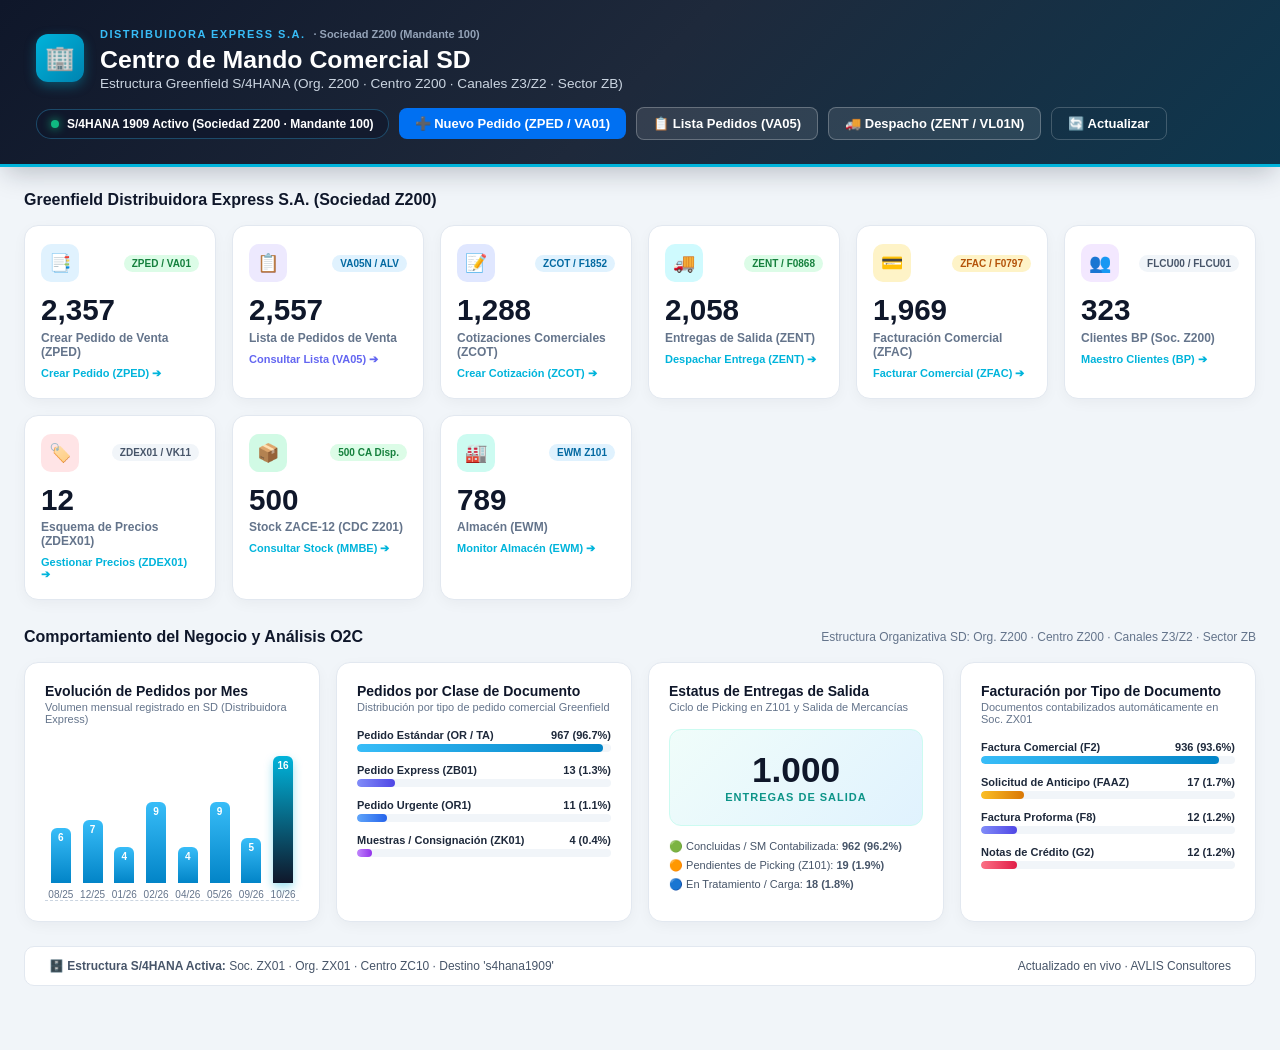
<file: kit_apps_SD/zdashboard/webapp/index.html>
<!DOCTYPE html>
<html lang="es">
<head>
    <meta charset="UTF-8">
    <meta name="viewport" content="width=device-width, initial-scale=1.0">
    <title>Distribuidora Express S.A. · Centro de Mando SD (Sociedad Z200 · Mandante 100)</title>
    <style>
        * { box-sizing: border-box; margin: 0; padding: 0; font-family: "72", "72full", -apple-system, BlinkMacSystemFont, "Segoe UI", Roboto, Arial, sans-serif; }
        html, body { max-width: 100vw; overflow-x: hidden; }
        body { background-color: #f1f5f9; color: #1e293b; padding-bottom: 40px; }

        /* HERO HEADER */
        .hero {
            background: linear-gradient(135deg, #0f172a 0%, #1e293b 50%, #0e374e 100%);
            padding: 24px 36px;
            color: #ffffff;
            border-bottom: 3px solid #00b4db;
            display: flex;
            justify-content: space-between;
            align-items: center;
            flex-wrap: wrap;
            gap: 16px;
            box-shadow: 0 10px 25px -5px rgba(15, 23, 42, 0.25);
        }
        .hero-left { display: flex; align-items: center; gap: 16px; }
        .hero-logo {
            width: 48px; height: 48px; border-radius: 12px;
            background: linear-gradient(135deg, #00b4db, #0083b0);
            display: flex; align-items: center; justify-content: center;
            font-size: 24px; box-shadow: 0 4px 12px rgba(0, 180, 219, 0.35);
        }
        .company-pill { font-size: 11px; font-weight: 800; letter-spacing: 1.5px; color: #38bdf8; text-transform: uppercase; }
        .partner-pill { font-size: 11px; font-weight: 600; color: #94a3b8; margin-left: 8px; }
        .hero-title { font-size: 1.55rem; font-weight: 700; margin: 4px 0 2px 0; }
        .hero-sub { font-size: 0.85rem; color: #cbd5e1; }

        .hero-actions { display: flex; align-items: center; gap: 10px; flex-wrap: wrap; }
        .status-pill {
            background: rgba(15, 23, 42, 0.6);
            border: 1px solid rgba(56, 189, 248, 0.3);
            padding: 7px 14px;
            border-radius: 20px;
            display: flex; align-items: center; gap: 8px; font-size: 12px; font-weight: 600;
        }
        .live-dot {
            width: 8px; height: 8px; border-radius: 50%; background: #10b981;
            box-shadow: 0 0 10px #10b981; animation: pulse 2s infinite;
        }
        @keyframes pulse { 0% { transform: scale(0.95); opacity: 0.7; } 50% { transform: scale(1.2); opacity: 1; } 100% { transform: scale(0.95); opacity: 0.7; } }

        .btn {
            border: none; padding: 8px 16px; border-radius: 8px; font-size: 13px; font-weight: 600; cursor: pointer;
            transition: all 0.2s ease; display: inline-flex; align-items: center; gap: 6px;
        }
        .btn-primary { background: #0070f2; color: #ffffff; }
        .btn-primary:hover { background: #0056ba; transform: translateY(-1px); }
        .btn-outline { background: rgba(255,255,255,0.1); border: 1px solid rgba(255,255,255,0.25); color: #ffffff; }
        .btn-outline:hover { background: rgba(255,255,255,0.2); }
        .btn-ghost { background: transparent; border: 1px solid rgba(255,255,255,0.2); color: #ffffff; }
        .btn-ghost:hover { background: rgba(255,255,255,0.15); }

        .container { max-width: 1400px; margin: 24px auto; padding: 0 24px; }
        .section-header { margin-bottom: 16px; display: flex; justify-content: space-between; align-items: center; }
        .section-title { font-size: 16px; font-weight: 700; color: #0f172a; }
        .section-hint { font-size: 12px; color: #64748b; }

        /* KPI GRID */
        .kpi-grid { display: grid; grid-template-columns: repeat(auto-fit, minmax(180px, 1fr)); gap: 16px; margin-bottom: 28px; }
        .kpi-card {
            background: #ffffff; border-radius: 14px; padding: 18px 16px; border: 1px solid #e2e8f0;
            box-shadow: 0 4px 15px -2px rgba(15, 23, 42, 0.05); cursor: pointer; transition: all 0.25s ease;
            position: relative; overflow: hidden;
        }
        .kpi-card:hover { transform: translateY(-4px); box-shadow: 0 12px 25px -4px rgba(0, 180, 219, 0.22); border-color: #00b4db; }
        .kpi-card::after {
            content: ''; position: absolute; top: 0; left: 0; right: 0; height: 3px;
            background: linear-gradient(90deg, #00b4db, #0083b0); opacity: 0; transition: opacity 0.2s ease;
        }
        .kpi-card:hover::after { opacity: 1; }
        .kpi-top { display: flex; justify-content: space-between; align-items: center; margin-bottom: 12px; }
        .kpi-icon { width: 38px; height: 38px; border-radius: 10px; display: flex; align-items: center; justify-content: center; font-size: 18px; }
        .badge { font-size: 10px; font-weight: 700; padding: 3px 8px; border-radius: 12px; }
        .badge-success { background: #dcfce7; color: #15803d; }
        .badge-info { background: #e0f2fe; color: #0369a1; }
        .badge-warning { background: #fef3c7; color: #b45309; }
        .badge-neutral { background: #f1f5f9; color: #475569; }

        .kpi-val { font-size: 1.85rem; font-weight: 800; color: #0f172a; line-height: 1.1; margin-bottom: 4px; }
        .kpi-lbl { font-size: 12px; font-weight: 600; color: #64748b; margin-bottom: 8px; }
        .kpi-link { font-size: 11px; font-weight: 700; color: #00b4db; }
        .kpi-tab-btn {
            font-size: 10px; font-weight: 700; color: #0284c7; background: #f0f9ff;
            border: 1px solid #bae6fd; padding: 2px 7px; border-radius: 6px;
            text-decoration: none; display: inline-flex; align-items: center; gap: 3px;
            transition: all 0.2s ease;
        }
        .kpi-tab-btn:hover { background: #0284c7; color: #ffffff; border-color: #0284c7; transform: translateY(-1px); }

        /* ANALYTICS GRID */
        .analytics-grid { display: grid; grid-template-columns: repeat(auto-fit, minmax(290px, 1fr)); gap: 16px; margin-bottom: 24px; }
        .chart-card {
            background: #ffffff; border-radius: 14px; padding: 20px; border: 1px solid #e2e8f0;
            box-shadow: 0 4px 15px -2px rgba(15, 23, 42, 0.05);
        }
        .chart-title { font-size: 14px; font-weight: 700; color: #0f172a; }
        .chart-sub { font-size: 11px; color: #64748b; margin-top: 2px; margin-bottom: 16px; }

        /* BARS */
        .bar-container { display: flex; justify-content: space-between; align-items: flex-end; height: 160px; border-bottom: 1px dashed #cbd5e1; padding-top: 15px; }
        .bar-col { display: flex; flex-direction: column; align-items: center; flex: 1; height: 100%; justify-content: flex-end; }
        .bar-pill {
            width: 20px; background: linear-gradient(180deg, #38bdf8 0%, #0284c7 100%); border-radius: 6px 6px 0 0;
            display: flex; justify-content: center; padding-top: 4px; font-size: 10px; font-weight: 700; color: #ffffff;
            transition: all 0.3s ease;
        }
        .bar-pill:hover { background: linear-gradient(180deg, #00b4db 0%, #0083b0 100%); transform: scaleY(1.05); }
        .bar-pill.active { background: linear-gradient(180deg, #00b4db 0%, #0f172a 100%); box-shadow: 0 4px 10px rgba(0, 180, 219, 0.4); }
        .bar-txt { font-size: 10px; color: #64748b; margin-top: 6px; }

        /* HORIZONTAL BARS */
        .h-list { display: flex; flex-direction: column; gap: 12px; }
        .h-head { display: flex; justify-content: space-between; font-size: 11px; margin-bottom: 3px; font-weight: 600; }
        .h-track { width: 100%; height: 8px; background: #f1f5f9; border-radius: 4px; overflow: hidden; }
        .h-fill { height: 100%; border-radius: 4px; }

        /* DONUT */
        .donut-box {
            background: linear-gradient(135deg, #f0fdfa 0%, #e0f2fe 100%); border-radius: 12px; padding: 22px;
            text-align: center; border: 1px solid #ccfbf1; margin-bottom: 14px;
        }
        .donut-big { font-size: 2.2rem; font-weight: 800; color: #0f172a; line-height: 1; }
        .donut-sub { font-size: 11px; font-weight: 700; color: #0d9488; text-transform: uppercase; letter-spacing: 1px; margin-top: 4px; }

        /* FOOTER */
        .footer {
            background: #ffffff; padding: 12px 24px; border-radius: 10px; border: 1px solid #e2e8f0;
            display: flex; justify-content: space-between; align-items: center; font-size: 12px; color: #475569;
        }

        /* MODAL POPUP */
        .modal-overlay {
            position: fixed; top: 0; left: 0; width: 100%; height: 100%;
            background: rgba(15, 23, 42, 0.65); backdrop-filter: blur(6px);
            display: none; align-items: center; justify-content: center; z-index: 2000;
        }
        .modal-box {
            background: #ffffff; border-radius: 16px; width: 92%; max-width: 640px;
            box-shadow: 0 25px 50px -12px rgba(0, 0, 0, 0.25); overflow: hidden;
            animation: modalFadeIn 0.25s ease-out; transition: max-width 0.3s ease;
        }
        .modal-box.modal-wide {
            max-width: 1140px;
            width: 95%;
        }
        /* ALV GRID TABLE STYLES (S/4HANA VA05 REPORT) */
        .sap-alv-container {
            border: 1px solid #cbd5e1; border-radius: 8px;
            background: #ffffff; box-shadow: 0 2px 8px rgba(0,0,0,0.04);
            flex-shrink: 0 !important;
            min-height: 280px !important;
            max-height: 420px;
            overflow-x: auto !important;
            overflow-y: auto !important;
            -webkit-overflow-scrolling: touch;
            width: 100%;
            display: block;
        }
        .sap-alv-table {
            min-width: 880px; width: 100%; border-collapse: collapse; font-size: 11.5px; text-align: left;
            font-family: "72", "72full", Arial, sans-serif;
        }
        .sap-alv-table thead th {
            background: #f1f5f9; color: #334155; font-weight: 700; padding: 8px 10px;
            border-bottom: 2px solid #cbd5e1; border-right: 1px solid #e2e8f0;
            white-space: nowrap; position: sticky; top: 0; z-index: 5;
            user-select: none;
        }
        .sap-alv-table tbody td {
            padding: 7px 10px; border-bottom: 1px solid #e2e8f0; border-right: 1px solid #f1f5f9;
            color: #0f172a; white-space: nowrap;
        }
        .sap-alv-table tbody tr:nth-child(even) { background: #f8fafc; }
        .sap-alv-table tbody tr:hover { background: #e0f2fe; }
        .sap-alv-num { font-variant-numeric: tabular-nums; text-align: right; }
        .sap-alv-doc { font-weight: 700; color: #0284c7; }
        @keyframes modalFadeIn { from { opacity: 0; transform: scale(0.95); } to { opacity: 1; transform: scale(1); } }
        .modal-head {
            background: linear-gradient(135deg, #0f172a 0%, #1e293b 100%);
            color: #ffffff; padding: 20px 24px; border-bottom: 2px solid #00b4db;
            display: flex; justify-content: space-between; align-items: center;
        }
        .modal-badge { font-size: 11px; color: #38bdf8; font-weight: 700; text-transform: uppercase; }
        .modal-title { font-size: 1.15rem; font-weight: 700; }
        .modal-close { background: none; border: none; color: #94a3b8; font-size: 22px; cursor: pointer; }
        .modal-close:hover { color: #ffffff; }
        .modal-body { padding: 24px; display: flex; flex-direction: column; gap: 14px; max-height: 75vh; overflow-y: auto; }
        .form-row { display: grid; grid-template-columns: 1fr 1fr; gap: 12px; }
        .form-group { display: flex; flex-direction: column; gap: 4px; }
        .form-label { font-size: 11px; font-weight: 700; color: #475569; text-transform: uppercase; display: flex; justify-content: space-between; }
        .form-input-container { display: flex; position: relative; }
        .form-input {
            width: 100%; padding: 8px 12px; border-radius: 8px; border: 1px solid #cbd5e1; font-size: 13px;
            color: #0f172a; outline: none; background: #ffffff;
        }
        .form-input:focus { border-color: #00b4db; background: #ffffff; box-shadow: 0 0 0 2px rgba(0,180,219,0.2); }
        .btn-f4 {
            position: absolute; right: 2px; top: 2px; bottom: 2px; width: 34px;
            background: #f1f5f9; border: none; border-left: 1px solid #cbd5e1;
            border-radius: 0 6px 6px 0; color: #0284c7; cursor: pointer; font-size: 14px;
            display: flex; align-items: center; justify-content: center; transition: all 0.2s ease;
        }
        .btn-f4:hover { background: #00b4db; color: #ffffff; }
        .modal-foot {
            background: #f8fafc; padding: 16px 24px; border-top: 1px solid #e2e8f0;
            display: flex; justify-content: space-between; align-items: center; flex-wrap: wrap; gap: 10px;
        }

        /* MODAL DE AYUDA DE BÚSQUEDA (SAP FIORI VALUE HELP / F4) */
        .f4-modal-box {
            background: #ffffff; border-radius: 16px; width: 92%; max-width: 600px;
            box-shadow: 0 30px 60px -12px rgba(0, 0, 0, 0.35); overflow: hidden;
            border: 1px solid #cbd5e1; z-index: 2500;
        }
        .f4-search-box {
            padding: 14px 20px; background: #f8fafc; border-bottom: 1px solid #e2e8f0;
            display: flex; gap: 10px; align-items: center;
        }
        .f4-search-input {
            flex: 1; padding: 10px 14px; border-radius: 8px; border: 1px solid #cbd5e1;
            font-size: 13px; outline: none;
        }
        .f4-search-input:focus { border-color: #00b4db; box-shadow: 0 0 0 2px rgba(0,180,219,0.25); }
        .f4-list-container { max-height: 340px; overflow-y: auto; padding: 8px; }
        .f4-item {
            padding: 10px 14px; border-radius: 8px; cursor: pointer; transition: background 0.15s ease;
            display: flex; justify-content: space-between; align-items: center; border-bottom: 1px solid #f1f5f9;
        }
        .f4-item:hover { background: #e0f2fe; }
        .f4-code { font-weight: 700; color: #0284c7; font-size: 13px; font-feature-settings: "tnum"; }
        .f4-desc { font-size: 13px; color: #1e293b; font-weight: 500; }
        .f4-sub { font-size: 11px; color: #64748b; margin-top: 2px; }

        .toast {
            position: fixed; bottom: 24px; right: 24px; background: #0f172a; color: #ffffff; padding: 14px 20px;
            border-radius: 10px; box-shadow: 0 10px 25px rgba(0,0,0,0.3); border-left: 4px solid #00b4db;
            display: none; z-index: 3000; font-size: 13px; max-width: 440px; line-height: 1.4;
        }


    
        /* MOBILE & TABLET RESPONSIVE FIXES */
        @media (max-width: 1024px) {
            .hero {
                padding: 18px 20px;
                flex-direction: column;
                align-items: stretch;
                gap: 14px;
            }
            .hero-left { width: 100%; }
            .hero-title { font-size: 1.35rem; }
            .hero-actions { width: 100%; justify-content: flex-start; flex-wrap: wrap; gap: 8px; }
        }
        @media (max-width: 768px) {
            .container { padding: 0 12px; margin: 14px auto; }
            .hero { padding: 14px 12px; }
            .hero-actions { gap: 6px; }
            .hero-actions .btn, .hero-actions .status-pill { font-size: 11px; padding: 6px 10px; }
            .kpi-grid { grid-template-columns: repeat(auto-fit, minmax(140px, 1fr)); gap: 10px; }
            .kpi-card { padding: 14px 12px; }
            .kpi-val { font-size: 1.5rem; }
            .modal-box.modal-wide {
                width: 98% !important;
                max-width: 98% !important;
                max-height: 96vh !important;
                border-radius: 12px !important;
            }
            .modal-body {
                padding: 12px 10px !important;
                max-height: calc(96vh - 120px) !important;
                gap: 10px !important;
            }
            .sap-alv-container {
                min-height: 280px !important;
                max-height: 380px !important;
                flex-shrink: 0 !important;
            }
            .sap-alv-table {
                min-width: 860px !important;
                font-size: 11px !important;
            }
            .sap-alv-table thead th, .sap-alv-table tbody td {
                padding: 6px 8px !important;
            }
            .modal-foot {
                padding: 10px 14px !important;
            }
            .modal-foot .btn {
                font-size: 12px !important;
                padding: 6px 12px !important;
            }
        }
        @media (max-width: 640px) {
            .kpi-grid { grid-template-columns: 1fr; }
            .modal-box { width: 98% !important; max-height: 96vh !important; }
            .form-row { grid-template-columns: 1fr !important; }
        }
    

        /* ESTILOS DE DOCUMENTO DE SALIDA SD & IMPRESIÓN SAP */
        .print-paper {
            background: #ffffff;
            max-width: 820px;
            margin: 0 auto;
            padding: 32px 36px;
            border-radius: 4px;
            box-shadow: 0 4px 16px rgba(0,0,0,0.12);
            color: #0f172a;
            font-size: 12px;
            line-height: 1.45;
            border: 1px solid #e2e8f0;
        }
        .print-doc-table {
            width: 100%;
            border-collapse: collapse;
            margin-top: 14px;
            margin-bottom: 14px;
            font-size: 11.5px;
        }
        .print-doc-table th {
            background: #f1f5f9;
            color: #1e293b;
            font-weight: 700;
            border: 1px solid #cbd5e1;
            padding: 7px 9px;
            text-align: left;
            font-size: 11px;
            text-transform: uppercase;
        }
        .print-doc-table td {
            border: 1px solid #e2e8f0;
            padding: 8px 9px;
            color: #334155;
        }
        .print-doc-table tr:nth-child(even) td {
            background: #fcfcfd;
        }

        /* REGLAS PARA IMPRESIÓN OFICIAL (WINDOW.PRINT) */
        @media print {
            html, body {
                background: #ffffff !important;
                margin: 0 !important;
                padding: 0 !important;
                height: auto !important;
                overflow: visible !important;
            }
            body > * {
                display: none !important;
            }
            #orderPrintModal {
                display: block !important;
                position: static !important;
                top: 0 !important;
                left: 0 !important;
                width: 100% !important;
                height: auto !important;
                background: #ffffff !important;
                backdrop-filter: none !important;
                margin: 0 !important;
                padding: 0 !important;
                z-index: 99999 !important;
            }
            #orderPrintModal .modal-box {
                box-shadow: none !important;
                border: none !important;
                max-width: 100% !important;
                width: 100% !important;
                margin: 0 !important;
                padding: 0 !important;
                border-radius: 0 !important;
                display: block !important;
            }
            #orderPrintModal .no-print {
                display: none !important;
            }
            #print-scroll-container {
                background: #ffffff !important;
                padding: 0 !important;
                overflow: visible !important;
            }
            .print-paper {
                box-shadow: none !important;
                border: none !important;
                padding: 8mm 10mm !important;
                max-width: 100% !important;
                width: 100% !important;
                margin: 0 !important;
            }
            @page {
                size: portrait;
                margin: 8mm;
            }
        }

    </style>

</head>
<body>

    <!-- HERO HEADER -->
    <div class="hero">
        <div class="hero-left">
            <div class="hero-logo">🏢</div>
            <div>
                <div><span class="company-pill">Distribuidora Express S.A.</span><span class="partner-pill">· Sociedad Z200 (Mandante 100)</span></div>
                <h1 class="hero-title">Centro de Mando Comercial SD</h1>
                <p class="hero-sub">Estructura Greenfield S/4HANA (Org. Z200 · Centro Z200 · Canales Z3/Z2 · Sector ZB)</p>
            </div>
        </div>

        <div class="hero-actions">
            <div class="status-pill">
                <span class="live-dot"></span>
                <span>S/4HANA 1909 Activo (Sociedad Z200 · Mandante 100)</span>
            </div>
            <button class="btn btn-primary" onclick="openAppModal('orders')">
                ➕ Nuevo Pedido (ZPED / VA01)
            </button>
            <button class="btn btn-outline" onclick="openAppModal('va05')">
                📋 Lista Pedidos (VA05)
            </button>
            <button class="btn btn-outline" onclick="openAppModal('deliveries')">
                🚚 Despacho (ZENT / VL01N)
            </button>
            <button class="btn btn-ghost" onclick="refreshData()">
                🔄 Actualizar
            </button>
        </div>
    </div>

    <!-- MAIN CONTAINER -->
    <div class="container">

        <!-- SECCIÓN 1: KPIS -->
        <div class="section-header">
            <span class="section-title">Greenfield Distribuidora Express S.A. (Sociedad Z200)</span>
        </div>

        <div class="kpi-grid">
            <!-- 1. Crear Pedido VA01 -->
            <div class="kpi-card" onclick="openAppModal('orders')">
                <div class="kpi-top">
                    <div class="kpi-icon" style="background:#e0f2fe; color:#0284c7;">📑</div>
                    <span class="badge badge-success">ZPED / VA01</span>
                </div>
                <div class="kpi-val" id="val-orders">2,357</div>
                <div class="kpi-lbl">Crear Pedido de Venta (ZPED)</div>
                <div style="display:flex; justify-content:space-between; align-items:center; margin-top:8px;">
                    <span class="kpi-link">Crear Pedido (ZPED) ➔</span>
                </div>
            </div>

            <!-- 2. Lista de Pedidos VA05 -->
            <div class="kpi-card" onclick="openAppModal('va05')">
                <div class="kpi-top">
                    <div class="kpi-icon" style="background:#ede9fe; color:#6366f1;">📋</div>
                    <span class="badge badge-info">VA05N / ALV</span>
                </div>
                <div class="kpi-val" id="val-va05">2,557</div>
                <div class="kpi-lbl">Lista de Pedidos de Venta</div>
                <div style="display:flex; justify-content:space-between; align-items:center; margin-top:8px;">
                    <span class="kpi-link" style="color:#6366f1;">Consultar Lista (VA05) ➔</span>
                </div>
            </div>

            <!-- 2. Cotizaciones -->
            <div class="kpi-card" onclick="openAppModal('quotations')">
                <div class="kpi-top">
                    <div class="kpi-icon" style="background:#e0e7ff; color:#4f46e5;">📝</div>
                    <span class="badge badge-info">ZCOT / F1852</span>
                </div>
                <div class="kpi-val" id="val-quotations">1,288</div>
                <div class="kpi-lbl">Cotizaciones Comerciales (ZCOT)</div>
                <div style="display:flex; justify-content:space-between; align-items:center; margin-top:8px;">
                    <span class="kpi-link">Crear Cotización (ZCOT) ➔</span>
                </div>
            </div>

            <!-- 3. Entregas -->
            <div class="kpi-card" onclick="openAppModal('deliveries')">
                <div class="kpi-top">
                    <div class="kpi-icon" style="background:#cffafe; color:#0891b2;">🚚</div>
                    <span class="badge badge-success">ZENT / F0868</span>
                </div>
                <div class="kpi-val" id="val-deliveries">2,058</div>
                <div class="kpi-lbl">Entregas de Salida (ZENT)</div>
                <div style="display:flex; justify-content:space-between; align-items:center; margin-top:8px;">
                    <span class="kpi-link">Despachar Entrega (ZENT) ➔</span>
                </div>
            </div>

            <!-- 4. Facturacion -->
            <div class="kpi-card" onclick="openAppModal('billing')">
                <div class="kpi-top">
                    <div class="kpi-icon" style="background:#fef3c7; color:#d97706;">💳</div>
                    <span class="badge badge-warning">ZFAC / F0797</span>
                </div>
                <div class="kpi-val" id="val-billing">1,969</div>
                <div class="kpi-lbl">Facturación Comercial (ZFAC)</div>
                <div style="display:flex; justify-content:space-between; align-items:center; margin-top:8px;">
                    <span class="kpi-link">Facturar Comercial (ZFAC) ➔</span>
                </div>
            </div>

            <!-- 5. Clientes BP -->
            <div class="kpi-card" onclick="openAppModal('bp')">
                <div class="kpi-top">
                    <div class="kpi-icon" style="background:#f3e8ff; color:#9333ea;">👥</div>
                    <span class="badge badge-neutral">FLCU00 / FLCU01</span>
                </div>
                <div class="kpi-val" id="val-bp">323</div>
                <div class="kpi-lbl">Clientes BP (Soc. Z200)</div>
                <div style="display:flex; justify-content:space-between; align-items:center; margin-top:8px;">
                    <span class="kpi-link">Maestro Clientes (BP) ➔</span>
                </div>
            </div>

            <!-- 6. Precios -->
            <div class="kpi-card" onclick="openAppModal('pricing')">
                <div class="kpi-top">
                    <div class="kpi-icon" style="background:#ffe4e6; color:#e11d48;">🏷️</div>
                    <span class="badge badge-neutral">ZDEX01 / VK11</span>
                </div>
                <div class="kpi-val" id="val-pricing">12</div>
                <div class="kpi-lbl">Esquema de Precios (ZDEX01)</div>
                <div style="display:flex; justify-content:space-between; align-items:center; margin-top:8px;">
                    <span class="kpi-link">Gestionar Precios (ZDEX01) ➔</span>
                </div>
            </div>

            <!-- 7. Stocks -->
            <div class="kpi-card" onclick="openAppModal('stocks')">
                <div class="kpi-top">
                    <div class="kpi-icon" style="background:#d1fae5; color:#059669;">📦</div>
                    <span class="badge badge-success">500 CA Disp.</span>
                </div>
                <div class="kpi-val" id="val-stocks">500</div>
                <div class="kpi-lbl">Stock ZACE-12 (CDC Z201)</div>
                <div style="display:flex; justify-content:space-between; align-items:center; margin-top:8px;">
                    <span class="kpi-link">Consultar Stock (MMBE) ➔</span>
                </div>
            </div>

            <!-- 8. Almacen EWM -->
            <div class="kpi-card" onclick="openAppModal('ewm')">
                <div class="kpi-top">
                    <div class="kpi-icon" style="background:#ccfbf1; color:#0d9488;">🏭</div>
                    <span class="badge badge-info">EWM Z101</span>
                </div>
                <div class="kpi-val" id="val-ewm">789</div>
                <div class="kpi-lbl">Almacén (EWM)</div>
                <div style="display:flex; justify-content:space-between; align-items:center; margin-top:8px;">
                    <span class="kpi-link">Monitor Almacén (EWM) ➔</span>
                </div>
            </div>
        </div>

        <!-- SECCIÓN 2: ANALÍTICA -->
        <div class="section-header">
            <span class="section-title">Comportamiento del Negocio y Análisis O2C</span>
            <span class="section-hint">Estructura Organizativa SD: Org. Z200 · Centro Z200 · Canales Z3/Z2 · Sector ZB</span>
        </div>

        <div class="analytics-grid">
            <!-- Grafico 1 -->
            <div class="chart-card">
                <div class="chart-title">Evolución de Pedidos por Mes</div>
                <div class="chart-sub">Volumen mensual registrado en SD (Distribuidora Express)</div>
                <div class="bar-container">
                    <div class="bar-col"><div class="bar-pill" style="height:38%;">6</div><span class="bar-txt">08/25</span></div>
                    <div class="bar-col"><div class="bar-pill" style="height:44%;">7</div><span class="bar-txt">12/25</span></div>
                    <div class="bar-col"><div class="bar-pill" style="height:25%;">4</div><span class="bar-txt">01/26</span></div>
                    <div class="bar-col"><div class="bar-pill" style="height:56%;">9</div><span class="bar-txt">02/26</span></div>
                    <div class="bar-col"><div class="bar-pill" style="height:25%;">4</div><span class="bar-txt">04/26</span></div>
                    <div class="bar-col"><div class="bar-pill" style="height:56%;">9</div><span class="bar-txt">05/26</span></div>
                    <div class="bar-col"><div class="bar-pill" style="height:31%;">5</div><span class="bar-txt">09/26</span></div>
                    <div class="bar-col"><div class="bar-pill active" id="bar-oct" style="height:100%;">16</div><span class="bar-txt">10/26</span></div>
                </div>
            </div>

            <!-- Grafico 2 -->
            <div class="chart-card">
                <div class="chart-title">Pedidos por Clase de Documento</div>
                <div class="chart-sub">Distribución por tipo de pedido comercial Greenfield</div>
                <div class="h-list">
                    <div>
                        <div class="h-head"><span>Pedido Estándar (OR / TA)</span><span id="txt-or-count">967 (96.7%)</span></div>
                        <div class="h-track"><div class="h-fill" style="width:96.7%; background:linear-gradient(90deg, #38bdf8, #0284c7);"></div></div>
                    </div>
                    <div>
                        <div class="h-head"><span>Pedido Express (ZB01)</span><span>13 (1.3%)</span></div>
                        <div class="h-track"><div class="h-fill" style="width:15%; background:linear-gradient(90deg, #818cf8, #4f46e5);"></div></div>
                    </div>
                    <div>
                        <div class="h-head"><span>Pedido Urgente (OR1)</span><span>11 (1.1%)</span></div>
                        <div class="h-track"><div class="h-fill" style="width:12%; background:linear-gradient(90deg, #60a5fa, #2563eb);"></div></div>
                    </div>
                    <div>
                        <div class="h-head"><span>Muestras / Consignación (ZK01)</span><span>4 (0.4%)</span></div>
                        <div class="h-track"><div class="h-fill" style="width:6%; background:linear-gradient(90deg, #c084fc, #9333ea);"></div></div>
                    </div>
                </div>
            </div>

            <!-- Grafico 3 -->
            <div class="chart-card">
                <div class="chart-title">Estatus de Entregas de Salida</div>
                <div class="chart-sub">Ciclo de Picking en Z101 y Salida de Mercancías</div>
                <div class="donut-box">
                    <div class="donut-big" id="donut-val">1.000</div>
                    <div class="donut-sub">Entregas de Salida</div>
                </div>
                <div style="font-size:11px; color:#475569; display:flex; flex-direction:column; gap:6px;">
                    <div>🟢 Concluidas / SM Contabilizada: <b id="val-done-dlv">962 (96.2%)</b></div>
                    <div>🟠 Pendientes de Picking (Z101): <b>19 (1.9%)</b></div>
                    <div>🔵 En Tratamiento / Carga: <b>18 (1.8%)</b></div>
                </div>
            </div>

            <!-- Grafico 4 -->
            <div class="chart-card">
                <div class="chart-title">Facturación por Tipo de Documento</div>
                <div class="chart-sub">Documentos contabilizados automáticamente en Soc. ZX01</div>
                <div class="h-list">
                    <div>
                        <div class="h-head"><span>Factura Comercial (F2)</span><span id="txt-inv-count">936 (93.6%)</span></div>
                        <div class="h-track"><div class="h-fill" style="width:93.6%; background:linear-gradient(90deg, #38bdf8, #0284c7);"></div></div>
                    </div>
                    <div>
                        <div class="h-head"><span>Solicitud de Anticipo (FAAZ)</span><span>17 (1.7%)</span></div>
                        <div class="h-track"><div class="h-fill" style="width:17%; background:linear-gradient(90deg, #fbbf24, #d97706);"></div></div>
                    </div>
                    <div>
                        <div class="h-head"><span>Factura Proforma (F8)</span><span>12 (1.2%)</span></div>
                        <div class="h-track"><div class="h-fill" style="width:14%; background:linear-gradient(90deg, #818cf8, #4f46e5);"></div></div>
                    </div>
                    <div>
                        <div class="h-head"><span>Notas de Crédito (G2)</span><span>12 (1.2%)</span></div>
                        <div class="h-track"><div class="h-fill" style="width:14%; background:linear-gradient(90deg, #fb7185, #e11d48);"></div></div>
                    </div>
                </div>
            </div>
        </div>

        <!-- FOOTER -->
        <div class="footer">
            <div>🗄️ <b>Estructura S/4HANA Activa:</b> Soc. ZX01 · Org. ZX01 · Centro ZC10 · Destino 's4hana1909'</div>
            <div id="timestamp-txt">Actualizado en vivo · AVLIS Consultores</div>
        </div>

    </div>

    <!-- ================================================================= -->
    <!-- MODAL PRINCIPAL DE OPERACIONES SD                                -->
    <!-- ================================================================= -->
    <div id="appModal" class="modal-overlay">
        <div class="modal-box">
            <div class="modal-head">
                <div>
                    <div id="modal-badge" class="modal-badge">SAP S/4HANA · MÓDULO SD</div>
                    <div id="modal-title" class="modal-title">Título de la Transacción</div>
                </div>
                <button class="modal-close" onclick="closeAppModal()">&times;</button>
            </div>
            
            <!-- Cuerpo dinamico segun la aplicacion seleccionada -->
            <div id="modal-body-content" class="modal-body">
                <!-- Se inyecta por JavaScript -->
            </div>

            <div class="modal-foot" style="display:flex; justify-content:space-between; align-items:center;">
                <span style="font-size:11.5px; color:#64748b; font-weight:600; display:flex; align-items:center; gap:6px;">
                    🏢 <b>Distribuidora Express S.A.</b> · S/4HANA Mandante 100
                </span>
                <div style="display:flex; gap:8px;">
                    <button class="btn btn-ghost" style="color:#64748b;" onclick="closeAppModal()">Cancelar</button>
                    <button id="btn-save-tx" class="btn btn-primary" onclick="confirmSaveCurrentTx()">💾 Grabar en S/4HANA</button>
                </div>
            </div>
        </div>
    </div>

    <!-- ================================================================= -->
    <!-- DIÁLOGO DE AYUDA PARA ENTRADAS (SAP FIORI VALUE HELP / MATCHCODE F4) -->
    <!-- ================================================================= -->
    <div id="f4Modal" class="modal-overlay" style="z-index: 2500;">
        <div class="f4-modal-box">
            <div class="modal-head" style="padding: 16px 20px;">
                <div>
                    <div style="font-size:10px; color:#38bdf8; font-weight:700;">AYUDA PARA ENTRADAS DE SAP (F4)</div>
                    <div id="f4-title" style="font-size:1rem; font-weight:700;">Seleccionar Valor del Sistema</div>
                </div>
                <button class="modal-close" onclick="closeF4Modal()">&times;</button>
            </div>
            <div class="f4-search-box">
                <input id="f4-search" class="f4-search-input" placeholder="🔍 Escribe para buscar código, nombre o descripción..." oninput="filterF4Results()" onkeydown="handleF4SearchKeyDown(event)" />
                <span id="f4-count" style="font-size:11px; color:#64748b; font-weight:600; white-space:nowrap;"></span>
            </div>
            <div id="f4-list" class="f4-list-container">
                <!-- Filas dinamicas de F4 Help -->
            </div>
            <div style="padding: 10px 16px; background:#f8fafc; border-top:1px solid #e2e8f0; display:flex; justify-content:space-between; align-items:center;">
                <span style="font-size:11px; color:#64748b;">💡 Puedes seleccionar un valor existente o escribir uno propio en el formulario.</span>
                <button class="btn btn-ghost" style="font-size:12px; color:#475569;" onclick="closeF4Modal()">Cerrar</button>
            </div>
        </div>
    </div>


    <!-- ================================================================= -->
    <!-- DIÁLOGO DE IMPRESIÓN DE PEDIDOS DE VENTA (SD OUTPUT DOCUMENT)     -->
    <!-- ================================================================= -->
    <div id="orderPrintModal" class="modal-overlay" style="z-index: 2600;">
        <div class="modal-box modal-wide" style="max-width: 900px; max-height: 94vh; display: flex; flex-direction: column;">
            <div class="modal-head no-print" style="padding: 16px 24px;">
                <div>
                    <div class="modal-badge">SAP S/4HANA · DOCUMENTO DE SALIDA COMERCIAL (SD)</div>
                    <div id="print-modal-title" class="modal-title">Confirmación de Pedido de Venta</div>
                </div>
                <button class="modal-close" onclick="closeOrderPrintModal()">&times;</button>
            </div>

            <!-- Barra de Herramientas de Impresión -->
            <div class="no-print" style="background:#f8fafc; border-bottom:1px solid #cbd5e1; padding:10px 24px; display:flex; justify-content:space-between; align-items:center; flex-wrap:wrap; gap:8px;">
                <div style="font-size:12px; color:#475569; display:flex; align-items:center; gap:8px;">
                    <span style="font-weight:700; color:#0284c7;">🖨️ Formato de Salida:</span>
                    <span>Confirmación de Pedido (SmartForm SD / Auftragsbestätigung)</span>
                </div>
                <div style="display:flex; gap:8px;">
                    <button type="button" class="btn" onclick="closeOrderPrintModal()" style="font-size:12px; padding:6px 14px; background:#ffffff; color:#334155; border:1px solid #cbd5e1; font-weight:700; border-radius:6px; cursor:pointer;">✖️ Cerrar</button>
                    <button type="button" class="btn btn-primary" onclick="window.print()" style="font-size:12px; padding:6px 18px; font-weight:700; background:#0284c7; box-shadow:0 2px 6px rgba(2,132,199,0.3);">🖨️ Imprimir Pedido</button>
                </div>
            </div>

            <!-- Contenedor con vista previa en papel -->
            <div id="print-scroll-container" style="overflow-y: auto; padding: 20px; background: #64748b; flex: 1;">
                <div id="print-document-content" class="print-paper">
                    <!-- Contenido inyectado dinámicamente -->
                </div>
            </div>

            <div class="modal-foot no-print" style="padding: 12px 24px;">
                <span style="font-size:11.5px; color:#64748b;">
                    💡 Puedes imprimir en impresora física o guardar como <b>PDF</b> seleccionando "Guardar como PDF" en el diálogo de impresión de tu navegador.
                </span>
                <div style="display:flex; gap:8px;">
                    <button type="button" class="btn" onclick="closeOrderPrintModal()" style="font-size:12px; padding:7px 16px; background:#e2e8f0; color:#1e293b; font-weight:700; border-radius:6px; border:none; cursor:pointer;">Cerrar Vista</button>
                    <button type="button" class="btn btn-primary" onclick="window.print()" style="font-weight:700;">🖨️ Imprimir Documento</button>
                </div>
            </div>
        </div>
    </div>


        <!-- TOAST POPUP -->
    <div id="toast" class="toast"></div>

    <!-- DATASET MAESTRO REAL EXPORTADO DE SAP S/4HANA (TABLA VBAK/VBAP - 2,557 PEDIDOS) -->
    <script src="data/sap_orders_master.js"></script>

    <script>
        var currentAppKey = "orders";

        // ================================================================
        // CATÁLOGO DE VALORES DISPONIBLES EN EL SISTEMA SAP (AYUDA F4)
        // ================================================================
        var sapSystemCatalog = {
            orderTypes: [
                { code: "ZPED", title: "ZPED - Pedido de Ventas Express", sub: "Flujo comercial estándar Greenfield Distribuidora Express S.A. (Mandante 100)" },
                { code: "ZCOT", title: "ZCOT - Cotización Comercial Express", sub: "Oferta comercial con validez de precios previa al pedido (F1852 / VA21)" },
                { code: "O", title: "O - Pedido Estándar Best Practices", sub: "Documento de ventas modelo S/4HANA (Mandante 100)" },
                { code: "OR1", title: "OR1 - Pedido Urgente / Despacho Inmediato", sub: "Pedido express con asignación de transporte directo" },
                { code: "TA", title: "TA - Pedido de Venta Estándar", sub: "Venta estándar con entrega y factura comercial ordinaria" },
                { code: "ZB01", title: "ZB01 - Pedido Distribuidora Express", sub: "Flujo comercial prioritario para clientes mayoristas de la red" },
                { code: "SRVO", title: "SRVO - Pedido de Servicio SD", sub: "Prestación de servicios y asistencia técnica comercial" },
                { code: "RE", title: "RE - Solicitud de Abono / Devolución", sub: "Retorno de mercancía y nota de crédito" },
                { code: "RK", title: "RK - Solicitud de Factura por Corrección", sub: "Ajuste de precio o cantidades facturadas" },
                { code: "SA", title: "SA - Pedido Abierto / Plan de Entregas", sub: "Suministro calendarizado continuo" },
                { code: "BV", title: "BV - Venta al Mostrador / Contado", sub: "Venta rápida directa con pago inmediato" },
                { code: "ZK01", title: "ZK01 - Consignación / Muestras Comerciales", sub: "Entrega de productos en depósito del cliente sin cobro inmediato" },
                { code: "KB", title: "KB - Reposición de Consignación", sub: "Aprovisionamiento de inventario en custodia" },
                { code: "FD", title: "FD - Entrega Gratuita / Bonificación", sub: "Muestras de degustación o bonificación por volumen" }
            ],

            salesOrgs: [
                { code: "Z200", title: "Z200 - Ventas Nacionales Express", sub: "Organización de Ventas Principal Greenfield Distribuidora Express (Mandante 100)" },
                { code: "ZX01", title: "ZX01 - Ventas Distribuidora Express (Legacy)", sub: "Organización de Ventas de Referencia" },
                { code: "1000", title: "1000 - Org. Ventas Nacional S4H", sub: "Ventas estándar del sistema S/4HANA modelo base" },
                { code: "1710", title: "1710 - US Sales Org S/4HANA", sub: "Modelo de referencia Best Practices SAP" },
                { code: "ZX02", title: "ZX02 - Ventas Regionales Occidente", sub: "Sucursal Zulia / Falcón / Lara" }
            ],

            channels: [
                { code: "Z3", title: "Z3 - Minoristas Express", sub: "Tiendas detallistas, panaderías y puntos de venta (Precio base ZPB0)" },
                { code: "Z2", title: "Z2 - Mayoristas Express", sub: "Cadenas de supermercados y grandes distribuidores (Aplica 5% desc. ZDM0)" },
                { code: "10", title: "10 - Venta Mayorista Estándar", sub: "Grandes distribuidores base" },
                { code: "20", title: "20 - Venta Directa / Minorista", sub: "Tiendas propias y franquicias" },
                { code: "30", title: "30 - Distribuidores Regionales", sub: "Red de agentes independientes en el interior del país" },
                { code: "40", title: "40 - Canal Institucional / HORECA", sub: "Hoteles, restaurantes, comedores y catering" }
            ],

            divisions: [
                { code: "ZB", title: "ZB - Línea Consumo Masivo", sub: "Aceites comestibles y derivados de alta rotación (ZACE-12)" },
                { code: "00", title: "00 - Sector General", sub: "Aplica a todos los rubros de distribución" },
                { code: "01", title: "01 - Aceites & Grasas Comestibles", sub: "Línea Aceite Vegetal Premium ZMAT-02" },
                { code: "02", title: "02 - Bebidas & Jugos Express", sub: "Línea Bebidas energizantes y jugos ZMAT-01" },
                { code: "03", title: "03 - Alimentos Secos & Granos", sub: "Línea Arroz, harinas y granos ZMAT-03" }
            ],

            customers: [
                { code: "Z200MIN01", title: "Z200MIN01 - Bodegas & Puntos de Venta Express", sub: "RIF: J-50491823-2 · Red Minorista Nacional · Cliente Minorista (Canal Z3 · Tarifa Base ZPB0 100 USD)" },
                { code: "Z200MAY01", title: "Z200MAY01 - Distribuidora Mayorista Express C.A.", sub: "RIF: J-50491823-1 · Caracas CDC · Cliente Mayorista (Canal Z2 · Desc. -5% ZDM0 95 USD)" },
                { code: "0000100323", title: "0000100323 - Supermercados El Valle C.A.", sub: "RIF: J-30491823-1 · Caracas, Dto. Capital · Cliente SD Mayorista / Minorista" },
                { code: "0000100324", title: "0000100324 - Cadena Comercial Oriente S.A.", sub: "RIF: J-40192837-4 · Barcelona, Edo. Anzoátegui · Cuenta Corporativa" },
                { code: "0000100325", title: "0000100325 - Distribuidora Central Los Cedros C.A.", sub: "RIF: J-29837461-0 · Valencia, Edo. Carabobo · Gran Mayorista" },
                { code: "0000100326", title: "0000100326 - Bodegones del Caribe S.A.", sub: "RIF: J-31827364-9 · Porlamar, Edo. Nueva Esparta · Cadena Gourmet" },
                { code: "1000219", title: "1000219 - PROYECTO GREENFIELD", sub: "Población: PALO ALTO · CP 94301 (US) · Mandante 100 S/4HANA" },
                { code: "1000220", title: "1000220 - PROYECTO GREENFIELD", sub: "Población: PALO ALTO · CP 94301 (US) · Mandante 100 S/4HANA" },
                { code: "1000203", title: "1000203 - PROYECTO NEXO E2E", sub: "Población: PALO ALTO · CP 94301 (US) · Cliente Estratégico" },
                { code: "USCU_L01", title: "USCU_L01 - SKYMART CORP", sub: "Población: NEW YORK · CP 10007 (US) · Gran Superficie" },
                { code: "USCU_L02", title: "USCU_L02 - TOYS4U", sub: "Población: WILMINGTON · CP 19801 (US) · Cadena Comercial" },
                { code: "USCU_L03", title: "USCU_L03 - VIADOX", sub: "Población: BALTIMORE · CP 21202 (US) · Mayorista" },
                { code: "USCU_L04", title: "USCU_L04 - QUOTEX", sub: "Población: RALEIGH · CP 27603 (US) · Distribuidor" },
                { code: "USCU_L05", title: "USCU_L05 - BLUESTAR CORP", sub: "Población: CHARLESTON · CP 29401 (US) · Mayorista Tier 1" },
                { code: "USCU_L06", title: "USCU_L06 - DEXON", sub: "Población: NASHVILLE · CP 37201 (US) · Red Minorista" },
                { code: "USCU_L07", title: "USCU_L07 - INTERLUDE INC", sub: "Población: MIAMI · CP 33128 (US) · Logística Sur" },
                { code: "USCU_L08", title: "USCU_L08 - VERACITY", sub: "Población: ATLANTA · CP 30303 (US) · Mayorista" },
                { code: "USCU_L09", title: "USCU_L09 - BIGMART", sub: "Población: DETROIT · CP 48226 (US) · Cadenas Masivas" },
                { code: "USCU_L10", title: "USCU_L10 - COSTCLUB", sub: "Población: PUBLIC SQUARE · CP 44114 (US) · Hipermercado" },
                { code: "17100001", title: "17100001 - DOMESTIC US CUSTOMER 1", sub: "Población: ATLANTA · CP 30315-1402 (US) · Cliente SD" },
                { code: "17100002", title: "17100002 - DOMESTIC US CUSTOMER 2", sub: "Población: CHULA VISTA · CP 91910-1007 (US)" }
            ],

            materials: [
                { code: "ZACE-12", title: "ZACE-12 - Caja Aceite Vegetal Premium (12x1L)", sub: "Tipo HAWA · 100 USD/CA · Centro Z200 / Almacén Z201 (Stock: 500 CA)" },
                { code: "ZMAT-02", title: "ZMAT-02 - Aceite Vegetal Premium (Caja x 60 un)", sub: "Embalaje ZPL1 · Pallet ZPL-120 · Lote FEFO 730 días" },
                { code: "ZMAT-01", title: "ZMAT-01 - Bebidas & Jugos Express (Pack 24 un x 500ml)", sub: "Línea refrescante · Pallet 48 fardos · Rotación rápida" },
                { code: "ZMAT-03", title: "ZMAT-03 - Alimentos Secos & Granos (Saco 25kg)", sub: "Materia prima empacada · Almacén ZA01" },
                { code: "ZMAT-04", title: "ZMAT-04 - Harina de Maíz Precocida (Fardo 20kg)", sub: "Consumo masivo · Alta demanda cadenas nacionales" },
                { code: "ZMAT-05", title: "ZMAT-05 - Arroz Blanco Extra Premium (Fardo 24x1kg)", sub: "Grano entero seleccionado · Despacho continuo" },
                { code: "MZ-FG-C900", title: "MZ-FG-C900 - Mountain Bike Pro C900", sub: "Producto terminado de alta rotación S/4HANA (Bicicleta de montaña)" },
                { code: "TG11", title: "TG11 - Trading Goods 11 (Comercial)", sub: "Material de venta frecuente mandante 100 S/4HANA" },
                { code: "TG10", title: "TG10 - Trading Goods Standard 10", sub: "Línea de comercio general Best Practices" }
            ],

            centers: [
                { code: "Z200", title: "Z200 - Centro de Distribución Central (CDC)", sub: "Centro logístico principal Greenfield Distribuidora Express (Mandante 100)" },
                { code: "ZC10", title: "ZC10 - Centro Distribución Central (Caracas)", sub: "Hub logístico histórico Distribuidora Express" },
                { code: "ZC20", title: "ZC20 - Centro Logístico Valencia", sub: "Almacén regional zona central" },
                { code: "1000", title: "1000 - Planta Matriz S/4HANA", sub: "Centro de producción y compras modelo" },
                { code: "1710", title: "1710 - Distribution Center S4H", sub: "Centro de referencia Best Practices" }
            ],

            paymentTerms: [
                { code: "Z030", title: "Z030 - Crédito Mayorista a 30 Días", sub: "Condición estándar para clientes calificados (Sociedad Z200)" },
                { code: "Z060", title: "Z060 - Crédito Preferencial a 60 Días", sub: "Grandes superficies y cadenas nacionales" },
                { code: "Z015", title: "Z015 - Pago a 15 Días (2% Descuento)", sub: "Pronto pago financiero acordado" },
                { code: "NT00", title: "NT00 - Pago Inmediato de Contado", sub: "Transferencia / liquidación antes de despacho" }
            ],

            shippingPoints: [
                { code: "Z200", title: "Z200 - Puesto Principal CDC", sub: "Puesto de expedición principal para despachos rápidos Centro Z200" },
                { code: "ZC10", title: "ZC10 - Muelle Principal Centro Distribución", sub: "Muelle de carga de alta velocidad (Rampa 1 a 6)" },
                { code: "ZC20", title: "ZC20 - Muelle Despacho Rápido Valencia", sub: "Envíos directos a zona occidental" },
                { code: "1000", title: "1000 - Muelle de Expedición Matriz", sub: "Puesto de carga general" }
            ],

            billingTypes: [
                { code: "ZFAC", title: "ZFAC - Factura Comercial Express", sub: "Factura definitiva contra entrega ZENT (Cuentas FI 410000/415000/240100/121000)" },
                { code: "F2", title: "F2 - Factura Comercial Estándar", sub: "Factura comercial definitiva contra entrega contabilizada" },
                { code: "FAAZ", title: "FAAZ - Solicitud de Anticipo Comercial", sub: "Anticipo previo a despacho de mercancías" },
                { code: "F8", title: "F8 - Factura Comercial Proforma", sub: "Documento previo para trámites aduanales o cartas de crédito" },
                { code: "G2", title: "G2 - Nota de Crédito por Devolución", sub: "Abono financiero al cliente por mermas o devoluciones" },
                { code: "L2", title: "L2 - Nota de Débito Comercial", sub: "Cargo adicional por flete o diferencia de precio" }
            ],

            bpRoles: [
                { code: "FLCU01", title: "FLCU01 - Cliente SD (Ventas Distribuidora)", sub: "Datos comerciales para Org. Z200, canales Z3/Z2 y sector ZB" },
                { code: "FLCU00", title: "FLCU00 - Deudor FI (Finanzas)", sub: "Datos de cuenta de mayor 121000 y gestión de cobro en Soc. Z200" },
                { code: "CRM000", title: "CRM000 - Interlocutor Comercial Greenfield", sub: "Registro maestro de cuenta corporativa" },
                { code: "BUP001", title: "BUP001 - Persona de Contacto", sub: "Comprador o gerente de logística del cliente" }
            ],

            bpGroups: [
                { code: "0001", title: "0001 - Clientes Mayoristas Distribuidora", sub: "Cadenas de supermercados y grandes cuentas (Canal Z2)" },
                { code: "0002", title: "0002 - Clientes Minoristas / Puntos de Venta", sub: "Tiendas y detallistas locales (Canal Z3)" },
                { code: "0003", title: "0003 - Distribuidores Regionales Autorizados", sub: "Canal indirecto y aliados regionales" }
            ],

            pricingProcedures: [
                { code: "ZDEX01", title: "ZDEX01 - Esquema Precios Distribuidora Express", sub: "Esquema activo: ZPB0 (Base 100 USD), ZDM0 (-5% Mayorista Canal Z2), ZIV0 (16% IVA)" }
            ],

            condTypes: [
                { code: "ZPB0", title: "ZPB0 - Precio Base de Venta (100 USD/CA)", sub: "Tarifa estándar por caja de aceite vegetal ZACE-12 (Esquema ZDEX01)" },
                { code: "ZDM0", title: "ZDM0 - Descuento Mayorista (-5%)", sub: "Descuento automático para clientes del Canal Z2 (Mayoristas Express)" },
                { code: "ZIV0", title: "ZIV0 - IVA Débito Fiscal (16%)", sub: "Alícuota fiscal del 16% contabilizada en cuenta FI 240100" },
                { code: "PR00", title: "PR00 - Precio Base Estándar", sub: "Condición base estándar S/4HANA" },
                { code: "K007", title: "K007 - Descuento por Cliente (10%)", sub: "Descuento por volumen acordado para clientes VIP" },
                { code: "MWST", title: "MWST - Impuesto Estándar (IVA)", sub: "Alícuota fiscal del 16%" }
            ],

            storageLocations: [
                { code: "Z201", title: "Z201 - Almacén de Expedición CDC", sub: "Inventario disponible para despacho y entrega (Stock inicial: 500 CA ZACE-12)" },
                { code: "ZA01", title: "ZA01 - Almacén General de Distribución", sub: "Inventario de producto terminado general" },
                { code: "ZR01", title: "ZR01 - Almacén de Recepción y Cuarentena", sub: "Entrada de proveedores pendiente de control de calidad" },
                { code: "ZM01", title: "ZM01 - Almacén de Muestras y Merma", sub: "Stock no comercializable" }
            ],

            ewmProcesses: [
                { code: "2010", title: "2010 - Picking para Entrega de Salida (FEFO)", sub: "Extracción automática según lote más próximo a vencer" },
                { code: "1010", title: "1010 - Ubicación de Mercancía Recibida (Putaway)", sub: "Colocación guiada en estanterías de alta densidad" },
                { code: "3010", title: "3010 - Reabastecimiento Interno (Replenishment)", sub: "Traslado de reserva a posiciones de picking rápido" },
                { code: "4010", title: "4010 - Conteo Cíclico de Inventario Físico", sub: "Auditoría periódica de almacén EWM Z101" }
            ],

            ewmBins: [
                { code: "RACK-01-NIVEL-02", title: "RACK-01-NIVEL-02 (Zona Z001 Almacenamiento Dinámico)", sub: "Capacidad para 4 pallets estándar ZPL-120" },
                { code: "RACK-02-NIVEL-01", title: "RACK-02-NIVEL-01 (Zona Z001 Pallet Completo)", sub: "Posición a nivel de suelo para carga pesada" },
                { code: "STAG-OUT-01", title: "STAG-OUT-01 (Zona Z920 Pre-despacho y Consolidación)", sub: "Muelle de salida previo al cargamento de camiones" },
                { code: "INB-RECEPT-01", title: "INB-RECEPT-01 (Zona Z910 Área de Descarga)", sub: "Rampa de recepción de planta de producción" }
            ]
        };

        // ================================================================
        // GESTOR DE AYUDA DE BÚSQUEDA (MATCHCODE F4)
        // ================================================================
        var currentF4TargetId = null;
        var currentF4CatalogKey = null;

        function openF4Help(catalogKey, targetInputId, dialogTitle) {
            currentF4TargetId = targetInputId;
            currentF4CatalogKey = catalogKey;
            
            document.getElementById("f4-title").innerText = dialogTitle || "Seleccionar Valor del Sistema (F4)";
            document.getElementById("f4-search").value = "";
            renderF4List(sapSystemCatalog[catalogKey] || []);
            document.getElementById("f4Modal").style.display = "flex";
            document.getElementById("f4-search").focus();
        }

        function closeF4Modal() {
            document.getElementById("f4Modal").style.display = "none";
        }

        function renderF4List(items) {
            var listEl = document.getElementById("f4-list");
            document.getElementById("f4-count").innerText = items.length + " opciones disponibles";

            if (items.length === 0) {
                listEl.innerHTML = '<div style="padding:24px; text-align:center; color:#64748b; font-size:13px;">No se encontraron resultados para la búsqueda.</div>';
                return;
            }

            var html = "";
            for (var i = 0; i < items.length; i++) {
                var it = items[i];
                var safeTitle = it.title.replace(/'/g, "\\'");
                html += '<div class="f4-item" onclick="selectF4Item(\'' + it.code + '\', \'' + safeTitle + '\')">';
                html += '  <div>';
                html += '    <div class="f4-desc">' + it.title + '</div>';
                html += '    <div class="f4-sub">' + it.sub + '</div>';
                html += '  </div>';
                html += '  <div class="f4-code">' + it.code + '</div>';
                html += '</div>';
            }
            listEl.innerHTML = html;
        }

        var lastFilteredF4Items = [];

        function filterF4Results() {
            var query = document.getElementById("f4-search").value.toLowerCase();
            var allItems = sapSystemCatalog[currentF4CatalogKey] || [];
            
            lastFilteredF4Items = allItems.filter(function(it) {
                return it.code.toLowerCase().indexOf(query) !== -1 ||
                       it.title.toLowerCase().indexOf(query) !== -1 ||
                       it.sub.toLowerCase().indexOf(query) !== -1;
            });
            renderF4List(lastFilteredF4Items);
        }

        function handleF4SearchKeyDown(e) {
            if (e.key === "Enter") {
                if (lastFilteredF4Items && lastFilteredF4Items.length > 0) {
                    var topItem = lastFilteredF4Items[0];
                    selectF4Item(topItem.code, topItem.title);
                }
            } else if (e.key === "Escape") {
                closeF4Modal();
            }
        }

        function selectF4Item(code, displayTitle) {
            if (currentF4TargetId) {
                var inputEl = document.getElementById(currentF4TargetId);
                if (inputEl) {
                    inputEl.value = displayTitle;
                }
                if (currentF4TargetId.indexOf("va05") !== -1) {
                    setTimeout(executeVA05Query, 50);
                }
            }
            closeF4Modal();
            showToast("🎯 Valor seleccionado: " + code);
        }

        // ================================================================
        // MAESTRO DE PEDIDOS DE VENTA REALES S/4HANA (TABLAS VBAK / VBAP)
        // Extraído directamente de EXPORT.XLSX (2,557 Pedidos Reales Mandante 100)
        // ================================================================
        var va05OrdersMaster = window.va05OrdersMaster || [
            { refCliente: "PO-Z200-2451", fechaDoc: "18.11.2026", claseDoc: "ZPED", docVentas: "2451", posicion: "10", solicitante: "Z200MIN01", material: "ZACE-12", cantidad: "10", um: "CA", valorNeto: 1000.00, moneda: "USD" },
            { refCliente: "PRUEBA-Z3-01", fechaDoc: "17.11.2026", claseDoc: "ZPED", docVentas: "2450", posicion: "10", solicitante: "Z200MIN01", material: "ZACE-12", cantidad: "10", um: "CA", valorNeto: 1000.00, moneda: "USD" },
            { refCliente: "PRUEBA-Z2-03", fechaDoc: "17.11.2026", claseDoc: "ZPED", docVentas: "2449", posicion: "10", solicitante: "Z200MAY01", material: "ZACE-12", cantidad: "10", um: "CA", valorNeto: 950.00, moneda: "USD" },
            { refCliente: "PRUEBA-Z2-02", fechaDoc: "17.11.2026", claseDoc: "ZPED", docVentas: "2448", posicion: "10", solicitante: "Z200MAY01", material: "ZACE-12", cantidad: "10", um: "CA", valorNeto: 950.00, moneda: "USD" },
            { refCliente: "PRUEBA-Z2-01", fechaDoc: "17.11.2026", claseDoc: "ZPED", docVentas: "2447", posicion: "10", solicitante: "Z200MAY01", material: "ZACE-12", cantidad: "10", um: "CA", valorNeto: 950.00, moneda: "USD" },
            { refCliente: "PO-Z200-BRIDGE-01", fechaDoc: "16.11.2026", claseDoc: "OR", docVentas: "2446", posicion: "10", solicitante: "17100002", material: "TG11", cantidad: "2", um: "PC", valorNeto: 35.10, moneda: "USD" },
            { refCliente: "TEST-O2C-VERIFY", fechaDoc: "16.11.2026", claseDoc: "OR", docVentas: "2445", posicion: "10", solicitante: "17100002", material: "TG11", cantidad: "1", um: "PC", valorNeto: 17.55, moneda: "USD" },
            { refCliente: "PED-Z200-INIT", fechaDoc: "11.11.2026", claseDoc: "ZPED", docVentas: "2501", posicion: "10", solicitante: "0000100323", material: "ZACE-12", cantidad: "50", um: "CA", valorNeto: 5000.00, moneda: "USD" },
            { refCliente: "17101702", fechaDoc: "17.10.2017", claseDoc: "O", docVentas: "51", posicion: "10", solicitante: "17100002", material: "TG11", cantidad: "2", um: "CA", valorNeto: 35.10, moneda: "USD" },
            { refCliente: "18101701", fechaDoc: "18.10.2017", claseDoc: "O", docVentas: "52", posicion: "10", solicitante: "17100002", material: "TG11", cantidad: "2", um: "CA", valorNeto: 35.10, moneda: "USD" },
            { refCliente: "18101702", fechaDoc: "18.10.2017", claseDoc: "O", docVentas: "53", posicion: "10", solicitante: "17100002", material: "TG11", cantidad: "1", um: "CA", valorNeto: 17.55, moneda: "USD" },
            { refCliente: "xyz", fechaDoc: "02.01.2018", claseDoc: "O", docVentas: "300", posicion: "10", solicitante: "17100002", material: "TG10", cantidad: "10", um: "CA", valorNeto: 169.00, moneda: "USD" },
            { refCliente: "CR21032018", fechaDoc: "21.03.2018", claseDoc: "O", docVentas: "420", posicion: "20", solicitante: "17100002", material: "TG11", cantidad: "10", um: "CA", valorNeto: 175.50, moneda: "USD" },
            { refCliente: "8768787", fechaDoc: "05.11.2018", claseDoc: "O", docVentas: "724", posicion: "10", solicitante: "17100002", material: "FG228", cantidad: "1", um: "CA", valorNeto: 35.35, moneda: "USD" },
            { refCliente: "321321", fechaDoc: "06.11.2018", claseDoc: "O", docVentas: "727", posicion: "10", solicitante: "17100002", material: "CM-FL-V01", cantidad: "1", um: "CA", valorNeto: 8000.00, moneda: "USD" },
            { refCliente: "WIL-1809-3", fechaDoc: "06.11.2018", claseDoc: "O", docVentas: "730", posicion: "10", solicitante: "17100002", material: "TG10", cantidad: "10", um: "CA", valorNeto: 169.00, moneda: "USD" },
            { refCliente: "WIL-1809-3", fechaDoc: "06.11.2018", claseDoc: "O", docVentas: "731", posicion: "10", solicitante: "17100002", material: "TG10", cantidad: "10", um: "CA", valorNeto: 169.00, moneda: "USD" },
            { refCliente: "-", fechaDoc: "13.11.2018", claseDoc: "SRVO", docVentas: "813", posicion: "10", solicitante: "17100002", material: "TG11", cantidad: "1", um: "CA", valorNeto: 1.00, moneda: "USD" },
            { refCliente: "SO1125", fechaDoc: "14.10.2019", claseDoc: "O", docVentas: "1753", posicion: "10", solicitante: "17100002", material: "TG11", cantidad: "10", um: "CA", valorNeto: 175.50, moneda: "USD" },
            { refCliente: "Customer ref 01", fechaDoc: "22.10.2019", claseDoc: "O", docVentas: "1874", posicion: "10", solicitante: "17100002", material: "TG11", cantidad: "10", um: "CA", valorNeto: 175.50, moneda: "USD" },
            { refCliente: "Cust ref 02", fechaDoc: "22.10.2019", claseDoc: "O", docVentas: "1876", posicion: "10", solicitante: "17100002", material: "TG11", cantidad: "10", um: "CA", valorNeto: 175.50, moneda: "USD" },
            { refCliente: "cust ref 03", fechaDoc: "22.10.2019", claseDoc: "O", docVentas: "1877", posicion: "10", solicitante: "17100002", material: "TG11", cantidad: "10", um: "CA", valorNeto: 175.50, moneda: "USD" },
            { refCliente: "Predictive", fechaDoc: "22.10.2019", claseDoc: "O", docVentas: "1878", posicion: "10", solicitante: "17100002", material: "TG11", cantidad: "10", um: "CA", valorNeto: 175.50, moneda: "USD" },
            { refCliente: "244", fechaDoc: "05.11.2019", claseDoc: "O", docVentas: "2042", posicion: "10", solicitante: "17100002", material: "CM-FL-V01", cantidad: "1", um: "CA", valorNeto: 8000.00, moneda: "USD" },
            { refCliente: "WILLIE-REF", fechaDoc: "05.11.2019", claseDoc: "O", docVentas: "2059", posicion: "10", solicitante: "17100002", material: "TG10", cantidad: "10", um: "CA", valorNeto: 169.00, moneda: "USD" },
            { refCliente: "EXP-2026-01", fechaDoc: "28.10.2026", claseDoc: "TA", docVentas: "2445", posicion: "10", solicitante: "1000219", material: "ZMAT-02", cantidad: "60", um: "CJ", valorNeto: 3480.00, moneda: "USD" }
        ];

        var currentVA05FilteredList = [];
        var currentVA05RenderLimit = 100;

        function loadMoreVA05Rows(count) {
            currentVA05RenderLimit += (count || 100);
            renderVA05Table(currentVA05FilteredList, true);
        }

        function loadAllVA05Rows() {
            currentVA05RenderLimit = currentVA05FilteredList.length;
            renderVA05Table(currentVA05FilteredList, true);
        }

        var currentVA05ViewMode = "table";

        function setVA05ViewMode(mode) {
            currentVA05ViewMode = mode;
            var tContainer = document.getElementById("va05-table-container");
            var cContainer = document.getElementById("va05-cards-container");
            var btnT = document.getElementById("btn-view-table");
            var btnC = document.getElementById("btn-view-cards");
            var hint = document.getElementById("va05-scroll-hint");

            if (mode === "cards") {
                if (tContainer) tContainer.style.display = "none";
                if (cContainer) cContainer.style.display = "flex";
                if (hint) hint.style.display = "none";
                if (btnT) { btnT.style.background = "#f1f5f9"; btnT.style.color = "#475569"; }
                if (btnC) { btnC.style.background = "#0284c7"; btnC.style.color = "#ffffff"; }
            } else {
                if (tContainer) tContainer.style.display = "block";
                if (cContainer) cContainer.style.display = "none";
                if (hint) hint.style.display = (window.innerWidth <= 768 ? "flex" : "none");
                if (btnT) { btnT.style.background = "#0284c7"; btnT.style.color = "#ffffff"; }
                if (btnC) { btnC.style.background = "#f1f5f9"; btnC.style.color = "#475569"; }
            }
        }

        function toggleVA05Filters() {
            var fContent = document.getElementById("va05-filter-content");
            var fChev = document.getElementById("va05-filter-chevron");
            var fPill = document.getElementById("va05-filter-state-pill");
            if (!fContent) return;
            if (fContent.style.display === "none") {
                fContent.style.display = "flex";
                if (fChev) fChev.innerText = "▲";
                if (fPill) { fPill.innerText = "Filtros Activos"; fPill.style.background = "#e0f2fe"; fPill.style.color = "#0284c7"; }
            } else {
                fContent.style.display = "none";
                if (fChev) fChev.innerText = "▼";
                if (fPill) { fPill.innerText = "Toca para filtrar"; fPill.style.background = "#f1f5f9"; fPill.style.color = "#64748b"; }
            }
        }

        function renderVA05Table(items, keepLimit) {
            var allItems = (window.va05OrdersMaster && window.va05OrdersMaster.length > 0) ? window.va05OrdersMaster : va05OrdersMaster;
            var rawList = items !== undefined ? items : allItems;

            // Deduplicar para garantizar que ningún documento de venta se muestre repetido en la grilla ALV
            var seenKeys = {};
            var list = [];
            for (var d = 0; d < rawList.length; d++) {
                var uniqueKey = (rawList[d].docVentas || "") + "_" + (rawList[d].posicion || "10");
                if (!seenKeys[uniqueKey]) {
                    seenKeys[uniqueKey] = true;
                    list.push(rawList[d]);
                }
            }
            currentVA05FilteredList = list;

            if (!keepLimit) {
                currentVA05RenderLimit = 100;
            }

            var tbody = document.getElementById("va05-tbody");
            var countEl = document.getElementById("va05-result-count");
            var totalNetEl = document.getElementById("va05-total-net");
            var moreContainer = document.getElementById("va05-load-more");

            if (!tbody) return;

            var totalSum = 0;
            for (var k = 0; k < list.length; k++) {
                totalSum += (list[k].valorNeto || 0);
            }

            var limit = Math.min(currentVA05RenderLimit, list.length);
            var html = "";

            for (var i = 0; i < limit; i++) {
                var it = list[i];
                var formattedNet = (it.valorNeto !== undefined && it.valorNeto !== null) ? it.valorNeto.toLocaleString("de-DE", { minimumFractionDigits: 2, maximumFractionDigits: 2 }) : "0,00";
                var badgeColor = it.claseDoc === "OR1" ? "background:#fef3c7; color:#b45309;" : (it.claseDoc === "SRVO" ? "background:#f1f5f9; color:#475569;" : "background:#e0f2fe; color:#0369a1;");
                
                var displayRef = (!it.refCliente || it.refCliente === "-") ? "<span style='color:#cbd5e1;'>—</span>" : it.refCliente;
                var displayPos = (!it.posicion || it.posicion === "-") ? "<span style='color:#cbd5e1;'>—</span>" : it.posicion;
                var displayMat = (!it.material || it.material === "-") ? "<span style='color:#cbd5e1;'>—</span>" : ("<span style='background:#f1f5f9; padding:2px 6px; border-radius:4px; font-weight:700; color:#0369a1;'>" + it.material + "</span>");
                var displayQty = (!it.cantidad || it.cantidad === "-") ? "<span style='color:#cbd5e1;'>—</span>" : it.cantidad;
                var displayUm = (!it.um || it.um === "-") ? "<span style='color:#cbd5e1;'>—</span>" : it.um;

                html += "<tr style='cursor:pointer;' onclick='printSalesOrder(\"" + it.docVentas + "\")' title='Haga clic para ver o imprimir la confirmación'>";
                html += "  <td style='font-weight:600; color:#334155;'>" + displayRef + "</td>";
                html += "  <td>" + it.fechaDoc + "</td>";
                html += "  <td><span style='" + badgeColor + " font-size:10px; font-weight:700; padding:2px 6px; border-radius:4px;'>" + it.claseDoc + "</span></td>";
                html += "  <td class='sap-alv-doc'>#" + it.docVentas + "</td>";
                html += "  <td style='text-align:center; color:#64748b; font-weight:600;'>" + displayPos + "</td>";
                html += "  <td style='font-weight:700; color:#0f172a;'>" + it.solicitante + "</td>";
                html += "  <td>" + displayMat + "</td>";
                html += "  <td class='sap-alv-num' style='font-weight:700;'>" + displayQty + "</td>";
                html += "  <td style='color:#64748b; font-weight:600;'>" + displayUm + "</td>";
                html += "  <td class='sap-alv-num' style='font-weight:800; color:#0f172a;'>" + formattedNet + "</td>";
                html += "  <td style='color:#64748b; font-weight:700;'>" + it.moneda + "</td>";
                html += "  <td style='text-align:center;' onclick='event.stopPropagation()'><button type='button' class='btn btn-outline' style='font-size:11px; padding:3px 8px; border-color:#0284c7; color:#0284c7; font-weight:700; border-radius:6px; background:#f0f9ff; cursor:pointer;' onclick='printSalesOrder(\"" + it.docVentas + "\")' title='Imprimir Confirmación de Pedido'>🖨️ Imprimir</button></td>";
                html += "</tr>";
            }

            if (list.length === 0) {
                html = "<tr><td colspan='12' style='text-align:center; padding:32px; color:#64748b; font-size:13px;'>No se encontraron documentos de ventas con los criterios seleccionados.</td></tr>";
            }

            tbody.innerHTML = html;

            // Renderizar tarjetas móviles adaptadas
            var cardsContainer = document.getElementById("va05-cards-container");
            if (cardsContainer) {
                var cardsHtml = "";
                for (var j = 0; j < limit; j++) {
                    var it = list[j];
                    var formattedNet = (it.valorNeto !== undefined && it.valorNeto !== null) ? it.valorNeto.toLocaleString("de-DE", { minimumFractionDigits: 2, maximumFractionDigits: 2 }) : "0,00";
                    var badgeBg = it.claseDoc === "OR1" ? "#fef3c7" : (it.claseDoc === "SRVO" ? "#f1f5f9" : "#e0f2fe");
                    var badgeColor = it.claseDoc === "OR1" ? "#b45309" : (it.claseDoc === "SRVO" ? "#475569" : "#0369a1");
                    
                    var displayRef = (!it.refCliente || it.refCliente === "-") ? "" : it.refCliente;
                    var displayMat = (!it.material || it.material === "-") ? "—" : it.material;
                    var displayQty = (!it.cantidad || it.cantidad === "-") ? "—" : it.cantidad;
                    var displayUm = (!it.um || it.um === "-") ? "" : it.um;

                    cardsHtml += `
                        <div style="background:#ffffff; border:1px solid #cbd5e1; border-radius:10px; padding:10px 12px; margin-bottom:6px; box-shadow:0 1px 3px rgba(0,0,0,0.04);">
                            <div style="display:flex; justify-content:space-between; align-items:center; margin-bottom:5px;">
                                <div style="display:flex; align-items:center; gap:6px;">
                                    <span style="font-weight:800; color:#0284c7; font-size:13.5px;">#${it.docVentas}</span>
                                    <span style="background:${badgeBg}; color:${badgeColor}; font-size:10px; font-weight:700; padding:2px 6px; border-radius:4px;">${it.claseDoc}</span>
                                    <span style="font-size:11px; color:#64748b;">Pos ${it.posicion || '10'}</span>
                                </div>
                                <span style="font-weight:800; color:#065f46; font-size:13px;">$ ${formattedNet} ${it.moneda}</span>
                            </div>
                            <div style="font-size:11.5px; color:#1e293b; display:grid; grid-template-columns:1fr 1fr; gap:3px 6px;">
                                <div><span style="color:#64748b; font-size:10px; text-transform:uppercase; font-weight:600;">Cliente:</span> <span style="font-weight:700;">${it.solicitante}</span></div>
                                <div><span style="color:#64748b; font-size:10px; text-transform:uppercase; font-weight:600;">Material:</span> <span style="color:#0369a1; font-weight:700;">${displayMat}</span></div>
                                <div><span style="color:#64748b; font-size:10px; text-transform:uppercase; font-weight:600;">Cant:</span> <span style="font-weight:600;">${displayQty} ${displayUm}</span></div>
                                <div><span style="color:#64748b; font-size:10px; text-transform:uppercase; font-weight:600;">Fecha:</span> <span>${it.fechaDoc}</span></div>
                            </div>
                            ${displayRef ? `<div style="margin-top:4px; font-size:10.5px; color:#475569; border-top:1px dashed #e2e8f0; padding-top:3px;"><strong>Ref. PO:</strong> ${displayRef}</div>` : ''}
                            <div style="margin-top:6px; padding-top:6px; border-top:1px solid #f1f5f9; display:flex; justify-content:flex-end;">
                                <button type="button" class="btn btn-outline" style="font-size:11px; padding:4px 10px; border-color:#0284c7; color:#0284c7; font-weight:700; border-radius:6px; background:#f0f9ff; cursor:pointer;" onclick="printSalesOrder('${it.docVentas}')">🖨️ Imprimir Pedido</button>
                            </div>
                        </div>
                    `;
                }
                if (list.length === 0) {
                    cardsHtml = "<div style='text-align:center; padding:24px; color:#64748b; font-size:13px;'>No se encontraron documentos con los filtros seleccionados.</div>";
                }
                cardsContainer.innerHTML = cardsHtml;
            }

            if (typeof setVA05ViewMode === 'function') {
                setVA05ViewMode(currentVA05ViewMode);
            }

            if (countEl) countEl.innerText = list.length.toLocaleString() + " Entradas encontradas en S/4HANA";
            if (totalNetEl) totalNetEl.innerText = "$ " + totalSum.toLocaleString("de-DE", { minimumFractionDigits: 2, maximumFractionDigits: 2 }) + " USD";

            if (moreContainer) {
                if (list.length > limit) {
                    moreContainer.style.display = "flex";
                    moreContainer.innerHTML = "<span>Mostrando <strong>" + limit.toLocaleString() + "</strong> de <strong>" + list.length.toLocaleString() + "</strong> pedidos reales de S/4HANA (Mandante 100).</span>" +
                        "<div><button type='button' class='btn btn-outline' onclick='loadMoreVA05Rows(100)' style='font-size:11px; padding:3px 10px; border-color:#cbd5e1;'>⬇️ Cargar 100 más</button> " +
                        "<button type='button' class='btn btn-outline' onclick='loadAllVA05Rows()' style='margin-left:6px; font-size:11px; padding:3px 10px; border-color:#cbd5e1;'>📄 Mostrar Todos (" + list.length.toLocaleString() + ")</button></div>";
                } else {
                    moreContainer.style.display = list.length > 0 ? "flex" : "none";
                    moreContainer.innerHTML = "<span style='color:#15803d; font-weight:600;'>✓ Mostrando los " + list.length.toLocaleString() + " pedidos de ventas reales sincronizados desde S/4HANA.</span>";
                }
            }
        }

        function executeVA05Query() {
            var docVal = (document.getElementById("inp-va05-doc") ? document.getElementById("inp-va05-doc").value : "").trim();
            var auartVal = (document.getElementById("inp-va05-auart") ? document.getElementById("inp-va05-auart").value : "").trim();
            var custVal = (document.getElementById("inp-va05-cust") ? document.getElementById("inp-va05-cust").value : "").trim().toLowerCase();
            var matVal = (document.getElementById("inp-va05-mat") ? document.getElementById("inp-va05-mat").value : "").trim().toLowerCase();
            var refVal = (document.getElementById("inp-va05-ref") ? document.getElementById("inp-va05-ref").value : "").trim().toLowerCase();
            var dateFrom = document.getElementById("inp-va05-date-from") ? document.getElementById("inp-va05-date-from").value : "";
            var dateTo = document.getElementById("inp-va05-date-to") ? document.getElementById("inp-va05-date-to").value : "";
            var userVal = (document.getElementById("inp-va05-user") ? document.getElementById("inp-va05-user").value : "").trim().toLowerCase();
            var quickSearch = (document.getElementById("va05-quick-search") ? document.getElementById("va05-quick-search").value : "").trim().toLowerCase();

            // Extraer códigos limpios si vienen con descripción (ej: "OR1 - Pedido Urgente")
            var auartCode = (auartVal.indexOf(" - ") !== -1 ? auartVal.split(" - ")[0].trim() : auartVal).toUpperCase();
            var custCode = custVal.indexOf(" - ") !== -1 ? custVal.split(" - ")[0].trim().toLowerCase() : custVal;
            var matCode = matVal.indexOf(" - ") !== -1 ? matVal.split(" - ")[0].trim().toLowerCase() : matVal;

            var allOrders = (window.va05OrdersMaster && window.va05OrdersMaster.length > 0) ? window.va05OrdersMaster : va05OrdersMaster;

            var filtered = allOrders.filter(function(row) {
                // 1. Filtro por Documento de Ventas
                if (docVal && row.docVentas.indexOf(docVal) === -1) {
                    return false;
                }

                // 2. Filtro por Clase de Pedido (AUART)
                if (auartCode && auartCode !== "*" && auartCode.indexOf("TOD") === -1) {
                    var rowAuart = (row.claseDoc || "").toUpperCase();
                    if (rowAuart !== auartCode && auartVal.toUpperCase().indexOf(rowAuart) === -1) {
                        return false;
                    }
                }

                // 3. Filtro por Solicitante (Cliente BP)
                if (custCode && custCode !== "*" && custCode.indexOf("todos") === -1) {
                    var matchCust = row.solicitante.toLowerCase().indexOf(custCode) !== -1 ||
                                    custVal.indexOf(row.solicitante.toLowerCase()) !== -1;
                    if (!matchCust) return false;
                }

                // 4. Filtro por Material
                if (matCode && matCode !== "*" && matCode.indexOf("todos") === -1) {
                    var matchMat = (row.material || "").toLowerCase().indexOf(matCode) !== -1 ||
                                   matVal.indexOf((row.material || "").toLowerCase()) !== -1;
                    if (!matchMat) return false;
                }

                // 5. Filtro por Referencia de Cliente (BSTNK)
                if (refVal) {
                    var rowRef = (row.refCliente || "").toLowerCase();
                    if (rowRef.indexOf(refVal) === -1) {
                        return false;
                    }
                }

                // 6. Filtro por Rango de Fecha docum. (AUDAT)
                if (dateFrom || dateTo) {
                    var parts = (row.fechaDoc || "").split(".");
                    if (parts.length === 3) {
                        var rowIso = parts[2] + "-" + parts[1] + "-" + parts[0];
                        if (dateFrom && rowIso < dateFrom) return false;
                        if (dateTo && rowIso > dateTo) return false;
                    }
                }

                // 7. Filtro por Creado Por (Personas resp.)
                if (userVal && userVal !== "*" && userVal.indexOf("tod") === -1) {
                    var rowUser = (row.creadoPor || "cb9980000010").toLowerCase();
                    if (rowUser.indexOf(userVal) === -1) {
                        return false;
                    }
                }

                // 8. Búsqueda rápida general
                if (quickSearch) {
                    var matchQuick = row.docVentas.indexOf(quickSearch) !== -1 ||
                                     row.refCliente.toLowerCase().indexOf(quickSearch) !== -1 ||
                                     row.material.toLowerCase().indexOf(quickSearch) !== -1 ||
                                     row.fechaDoc.indexOf(quickSearch) !== -1 ||
                                     row.solicitante.toLowerCase().indexOf(quickSearch) !== -1 ||
                                     row.claseDoc.toLowerCase().indexOf(quickSearch) !== -1;
                    if (!matchQuick) return false;
                }

                return true;
            });

            // Ordenamiento por defecto: más recientes primero (año 2026 arriba, pedidos #2451, #2450...)
            filtered.sort(function(a, b) {
                var pA = (a.fechaDoc || "").split(".");
                var pB = (b.fechaDoc || "").split(".");
                var dateA = (pA.length === 3) ? (pA[2] + pA[1] + pA[0]) : "00000000";
                var dateB = (pB.length === 3) ? (pB[2] + pB[1] + pB[0]) : "00000000";
                if (dateA !== dateB) {
                    return dateB.localeCompare(dateA);
                }
                var nA = parseInt(String(a.docVentas).replace(/\D/g, ""), 10) || 0;
                var nB = parseInt(String(b.docVentas).replace(/\D/g, ""), 10) || 0;
                return nB - nA;
            });

            renderVA05Table(filtered);
            showToast("🔍 Reporte VA05: " + filtered.length.toLocaleString() + " pedidos listados desde S/4HANA (Mandante 100)");
        }

        function resetVA05Filters() {
            var docEl = document.getElementById("inp-va05-doc"); if (docEl) docEl.value = "";
            var auartEl = document.getElementById("inp-va05-auart"); if (auartEl) auartEl.value = "";
            var custEl = document.getElementById("inp-va05-cust"); if (custEl) custEl.value = "";
            var matEl = document.getElementById("inp-va05-mat"); if (matEl) matEl.value = "";
            var refEl = document.getElementById("inp-va05-ref"); if (refEl) refEl.value = "";
            var dFromEl = document.getElementById("inp-va05-date-from"); if (dFromEl) dFromEl.value = "";
            var dToEl = document.getElementById("inp-va05-date-to"); if (dToEl) dToEl.value = "";
            var userEl = document.getElementById("inp-va05-user"); if (userEl) userEl.value = "";
            var quickEl = document.getElementById("va05-quick-search"); if (quickEl) quickEl.value = "";
            executeVA05Query();
            showToast("🔄 Criterios de búsqueda restablecidos");
        }

        function exportVA05ToCSV() {
            var allItems = (window.va05OrdersMaster && window.va05OrdersMaster.length > 0) ? window.va05OrdersMaster : va05OrdersMaster;
            var list = currentVA05FilteredList && currentVA05FilteredList.length > 0 ? currentVA05FilteredList : allItems;
            var headers = ["Referencia de cliente", "Fecha doc.", "Clase doc.ventas", "Documento de ventas", "Posicion", "Solicitante", "Material", "Ctd.pedido (pos.)", "UM", "Valor neto (posicion)", "Moneda doc."];
            var csvRows = [headers.join(";")];
            for (var i = 0; i < list.length; i++) {
                var r = list[i];
                csvRows.push([r.refCliente, r.fechaDoc, r.claseDoc, r.docVentas, r.posicion, r.solicitante, r.material, r.cantidad, r.um, r.valorNeto, r.moneda].join(";"));
            }
            var blob = new Blob([csvRows.join("\n")], { type: "text/csv;charset=utf-8;" });
            var url = URL.createObjectURL(blob);
            var a = document.createElement("a");
            a.href = url;
            a.download = "VA05_S4HANA_Mandante100_Completo.csv";
            document.body.appendChild(a);
            a.click();
            document.body.removeChild(a);
            showToast("📥 Exportados " + list.length.toLocaleString() + " pedidos de S/4HANA a CSV");
        }

        // ================================================================
        // APLICACIONES DEL SISTEMA (SD, MM, EWM, FI)
        // ================================================================
        var appsConfig = {
            orders: {
                badge: "SAP S/4HANA · VENTAS Y DISTRIBUCIÓN (SD · SOCIEDAD Z200)",
                title: "Crear Pedido de Ventas Express (ZPED / VA01)",
                intent: "SalesOrder-create",
                targetId: "val-orders",
                renderHtml: function() {
                    return `
                        <!-- Banner de Integración O2C -->
                        <div style="background:#eff6ff; border:1px solid #bfdbfe; border-radius:8px; padding:8px 12px; margin-bottom:12px; font-size:11px; color:#1e40af; display:flex; justify-content:space-between; align-items:center;">
                            <span>🏢 <strong>Sociedad Z200</strong> · Org. Ventas <strong>Z200</strong> · CDC <strong>Z200 / Z201</strong></span>
                            <span style="background:#dbeafe; padding:2px 8px; border-radius:6px; font-weight:700;">Flujo O2C: ZCOT ➔ ZPED ➔ ZENT ➔ ZFAC</span>
                        </div>
                        <div class="form-row">
                            <div class="form-group">
                                <label class="form-label"><span>Clase de Pedido</span><span style="color:#0284c7; cursor:pointer;" onclick="openF4Help('orderTypes', 'inp-ordertype', 'Buscar Clase de Pedido (TVAK)')">🔍 F4</span></label>
                                <div class="form-input-container">
                                    <input id="inp-ordertype" class="form-input" placeholder="Seleccionar Clase de Pedido (F4)" value="ZPED - Pedido de Ventas Express" />
                                    <button class="btn-f4" type="button" onclick="openF4Help('orderTypes', 'inp-ordertype', 'Buscar Clase de Pedido (TVAK)')">🔍</button>
                                </div>
                            </div>
                            <div class="form-group">
                                <label class="form-label"><span>Org. de Ventas</span><span style="color:#0284c7; cursor:pointer;" onclick="openF4Help('salesOrgs', 'inp-salesorg', 'Buscar Organización de Ventas (TVKO)')">🔍 F4</span></label>
                                <div class="form-input-container">
                                    <input id="inp-salesorg" class="form-input" placeholder="Seleccionar Org. de Ventas (F4)" value="Z200 - Ventas Nacionales Express" />
                                    <button class="btn-f4" type="button" onclick="openF4Help('salesOrgs', 'inp-salesorg', 'Buscar Organización de Ventas (TVKO)')">🔍</button>
                                </div>
                            </div>
                        </div>
                        <div class="form-row">
                            <div class="form-group">
                                <label class="form-label"><span>Canal Distribución</span><span style="color:#0284c7; cursor:pointer;" onclick="openF4Help('channels', 'inp-channel', 'Buscar Canal de Distribución (TVTW)')">🔍 F4</span></label>
                                <div class="form-input-container">
                                    <input id="inp-channel" class="form-input" placeholder="Seleccionar Canal (F4)" value="Z3 - Minoristas Express" onchange="updateLivePriceCalc()" />
                                    <button class="btn-f4" type="button" onclick="openF4Help('channels', 'inp-channel', 'Buscar Canal de Distribución (TVTW)')">🔍</button>
                                </div>
                            </div>
                            <div class="form-group">
                                <label class="form-label"><span>Sector / División</span><span style="color:#0284c7; cursor:pointer;" onclick="openF4Help('divisions', 'inp-division', 'Buscar Sector / División (TVTS)')">🔍 F4</span></label>
                                <div class="form-input-container">
                                    <input id="inp-division" class="form-input" placeholder="Seleccionar Sector / División (F4)" value="ZB - Línea Consumo Masivo" />
                                    <button class="btn-f4" type="button" onclick="openF4Help('divisions', 'inp-division', 'Buscar Sector / División (TVTS)')">🔍</button>
                                </div>
                            </div>
                        </div>
                        <div class="form-row">
                            <div class="form-group" style="grid-column: span 1;">
                                <label class="form-label"><span>Cliente Solicitante (BP)</span><span style="color:#0284c7; cursor:pointer;" onclick="openF4Help('customers', 'inp-customer', 'Buscar Cliente Solicitante (KNA1 / BUT000)')">🔍 F4</span></label>
                                <div class="form-input-container">
                                    <input id="inp-customer" class="form-input" placeholder="Buscar Cliente Solicitante (F4)" value="Z200MIN01 - Bodegas & Puntos de Venta Express" />
                                    <button class="btn-f4" type="button" onclick="openF4Help('customers', 'inp-customer', 'Buscar Cliente Solicitante (KNA1 / BUT000)')">🔍</button>
                                </div>
                            </div>
                            <div class="form-group" style="grid-column: span 1;">
                                <label class="form-label"><span>Referencia a Cotización (ZCOT)</span><span style="font-size:10px; color:#059669; font-weight:700;">Flujo O2C</span></label>
                                <input id="inp-quote-ref" class="form-input" placeholder="Ej: 20000125 (Cotización previa)" value="20000125" />
                            </div>
                        </div>
                        <div class="form-row">
                            <div class="form-group" style="grid-column: span 1;">
                                <label class="form-label"><span>Referencia de Cliente (PO / Pedido)</span><span style="font-size:10px; color:#0284c7; font-weight:700;">Editable</span></label>
                                <input id="inp-orderref" class="form-input" placeholder="Ej: PO-2026-Z200, Pedido Noviembre, etc." value="PO-2026-Z200" />
                            </div>
                            <div class="form-group" style="grid-column: span 1;">
                                <label class="form-label"><span>Fecha Referencia de Cliente</span></label>
                                <input id="inp-orderrefdate" type="date" class="form-input" value="2026-11-11" />
                            </div>
                        </div>
                        <div class="form-row">
                            <div class="form-group" style="grid-column: span 1;">
                                <label class="form-label"><span>Material / Producto Estrella</span><span style="color:#0284c7; cursor:pointer;" onclick="openF4Help('materials', 'inp-material', 'Buscar Material Maestro (MAKT)')">🔍 F4</span></label>
                                <div class="form-input-container">
                                    <input id="inp-material" class="form-input" placeholder="Buscar Material Maestro (F4)" value="ZACE-12 - Caja Aceite Vegetal Premium (12x1L)" onchange="updateLivePriceCalc()" />
                                    <button class="btn-f4" type="button" onclick="openF4Help('materials', 'inp-material', 'Buscar Material Maestro (MAKT)')">🔍</button>
                                </div>
                            </div>
                            <div class="form-group" style="grid-column: span 1;">
                                <label class="form-label">Cantidad (Cajas / CA)</label>
                                <input id="inp-qty" type="number" class="form-input" placeholder="Ej: 10" value="10" oninput="updateLivePriceCalc()" />
                            </div>
                        </div>
                        <div class="form-row">
                            <div class="form-group">
                                <label class="form-label"><span>Centro de Suministro</span><span style="color:#0284c7; cursor:pointer;" onclick="openF4Help('centers', 'inp-plant', 'Buscar Centro Logístico (T001W)')">🔍 F4</span></label>
                                <div class="form-input-container">
                                    <input id="inp-plant" class="form-input" placeholder="Buscar Centro Logístico (F4)" value="Z200 - Centro de Distribución Central (CDC)" />
                                    <button class="btn-f4" type="button" onclick="openF4Help('centers', 'inp-plant', 'Buscar Centro Logístico (T001W)')">🔍</button>
                                </div>
                            </div>
                            <div class="form-group">
                                <label class="form-label"><span>Condición de Pago</span><span style="color:#0284c7; cursor:pointer;" onclick="openF4Help('paymentTerms', 'inp-zterm', 'Buscar Condición de Pago (T052)')">🔍 F4</span></label>
                                <div class="form-input-container">
                                    <input id="inp-zterm" class="form-input" placeholder="Buscar Condición de Pago (F4)" value="Z030 - Crédito Mayorista a 30 Días" />
                                    <button class="btn-f4" type="button" onclick="openF4Help('paymentTerms', 'inp-zterm', 'Buscar Condición de Pago (T052)')">🔍</button>
                                </div>
                            </div>
                        </div>
                        <!-- Resumen Esquema Precios ZDEX01 -->
                        <div id="live-pricing-box" style="background:#f8fafc; border:1px solid #cbd5e1; border-radius:8px; padding:10px 14px; margin-top:8px;">
                            <div style="font-size:11px; font-weight:800; color:#334155; text-transform:uppercase; margin-bottom:6px; display:flex; justify-content:space-between;">
                                <span>🏷️ Esquema de Precios ZDEX01</span>
                                <span id="lbl-pricing-channel" style="color:#0284c7; font-weight:700;">Canal Z3 (Minorista Base)</span>
                            </div>
                            <div style="display:grid; grid-template-columns: 1fr 1fr 1fr; gap:8px; font-size:11px;">
                                <div><span style="color:#64748b;">ZPB0 (Precio Base):</span> <strong id="val-calc-zpb0">$1,000.00 ($100/CA)</strong></div>
                                <div><span style="color:#64748b;">ZDM0 (Desc. Mayorista):</span> <strong id="val-calc-zdm0" style="color:#e11d48;">$0.00 (0%)</strong></div>
                                <div><span style="color:#64748b;">ZIV0 (IVA 16%):</span> <strong id="val-calc-ziv0">$160.00</strong></div>
                            </div>
                            <div style="border-top:1px solid #e2e8f0; margin-top:6px; padding-top:6px; display:flex; justify-content:space-between; align-items:center;">
                                <span style="font-size:12px; font-weight:700; color:#0f172a;">Total Pedido (USD con IVA):</span>
                                <span id="val-calc-total" style="font-size:14px; font-weight:800; color:#0284c7;">$1,160.00 USD</span>
                            </div>
                        </div>
                    `;
                },
                onSave: function() {
                    var orderType = ((document.getElementById("inp-ordertype") && document.getElementById("inp-ordertype").value) ? document.getElementById("inp-ordertype").value.split("-")[0].trim() : "") || "ZPED";
                    var custRaw = (document.getElementById("inp-customer") && document.getElementById("inp-customer").value) ? document.getElementById("inp-customer").value.trim() : "0000100323";
                    var custCode = (custRaw ? (custRaw.indexOf(" - ") !== -1 ? custRaw.split(" - ")[0].trim() : custRaw.trim()) : "") || "Z200MIN01";
                    var custName = (custRaw.indexOf("-") !== -1 ? custRaw.split("-")[1].trim() : custRaw) || "Supermercados El Valle C.A.";
                    var refValue = (document.getElementById("inp-orderref") ? document.getElementById("inp-orderref").value.trim() : "") || ("PED-Z200-" + Math.floor(1000 + Math.random() * 9000));
                    var matRaw = (document.getElementById("inp-material") && document.getElementById("inp-material").value) ? document.getElementById("inp-material").value.trim() : "ZACE-12";
                    var matCode = (matRaw ? (matRaw.indexOf(" - ") !== -1 ? matRaw.split(" - ")[0].trim() : matRaw.trim()) : "") || "ZACE-12";
                    var qty = (document.getElementById("inp-qty") ? document.getElementById("inp-qty").value.trim() : "") || "10";
                    var docNum = Math.floor(2500 + Math.random() * 500);

                    var chanRaw = (document.getElementById("inp-channel") ? document.getElementById("inp-channel").value : "");
                    var isMayorista = chanRaw.indexOf("Z2") !== -1 || chanRaw.indexOf("Mayorista") !== -1;
                    var basePrice = 100.0;
                    var discRate = isMayorista ? 0.05 : 0.0;
                    var netUnit = basePrice * (1.0 - discRate);
                    var totalNetVal = parseFloat(qty) * netUnit;

                    var d = new Date();
                    var day = String(d.getDate()).padStart(2, '0');
                    var month = String(d.getMonth() + 1).padStart(2, '0');
                    var year = d.getFullYear();
                    var formattedToday = day + "." + month + "." + year;

                    var newOrder = {
                        refCliente: refValue,
                        fechaDoc: formattedToday,
                        claseDoc: orderType || "ZPED",
                        docVentas: String(docNum),
                        posicion: "10",
                        solicitante: custCode || "0000100323",
                        material: matCode || "ZACE-12",
                        cantidad: String(qty),
                        um: "CA",
                        valorNeto: totalNetVal,
                        moneda: "USD"
                    };

                    var targetMaster = window.va05OrdersMaster || (typeof va05OrdersMaster !== 'undefined' ? va05OrdersMaster : null);
                    if (targetMaster && Array.isArray(targetMaster)) {
                        var alreadyExists = targetMaster.some(function(item) {
                            return String(item.docVentas) === String(docNum);
                        });
                        if (!alreadyExists) {
                            targetMaster.unshift(newOrder);
                        }
                    }

                    var valVa05 = document.getElementById("val-va05");
                    if (valVa05) {
                        var currV = parseInt(valVa05.innerText.replace(/,/g, ""), 10) || 2557;
                        valVa05.innerText = (currV + 1).toLocaleString();
                    }

                    return "✅ ¡Pedido Grabado en S/4HANA (Sociedad Z200 · Mandante 100)!\nDocumento de ventas #" + docNum + " (" + orderType + ") registrado exitosamente con Referencia '" + refValue + "' para " + custName + " (" + qty + " CA ZACE-12). Esquema ZDEX01 aplicado.";
                }
            },

            va05: {
                badge: "SAP S/4HANA · REPORTES COMERCIALES (SD · SOCIEDAD Z200)",
                title: "Lista de Pedidos de Venta (VA05 / VA05N)",
                intent: "SalesOrder-manage",
                targetId: "val-va05",
                renderHtml: function() {
                    return `
                        <!-- Panel de Criterios de Selección SAP VA05 -->
                        <div style="background:#f8fafc; border:1px solid #cbd5e1; border-radius:10px; padding:10px 14px; display:flex; flex-direction:column; gap:8px; flex-shrink:0;">
                            <div style="display:flex; justify-content:space-between; align-items:center; cursor:pointer;" onclick="toggleVA05Filters()">
                                <div style="display:flex; align-items:center; gap:8px;">
                                    <span style="font-size:12px; font-weight:800; color:#0369a1; text-transform:uppercase; letter-spacing:0.5px;">📋 Criterios de Selección (VA05)</span>
                                    <span id="va05-filter-state-pill" style="font-size:10px; background:#e0f2fe; color:#0284c7; padding:2px 8px; border-radius:10px; font-weight:700;">Filtros</span>
                                </div>
                                <div style="display:flex; gap:6px; align-items:center;" onclick="event.stopPropagation()">
                                    <button type="button" class="btn btn-ghost" style="font-size:11px; padding:3px 8px; color:#475569; border:1px solid #cbd5e1; background:#ffffff; border-radius:6px; cursor:pointer;" onclick="resetVA05Filters()">🔄 Limpiar</button>
                                    <button type="button" class="btn btn-primary" style="font-size:11px; padding:3px 10px; border-radius:6px;" onclick="executeVA05Query()">🔍 Buscar</button>
                                    <span id="va05-filter-chevron" style="font-size:13px; color:#0284c7; cursor:pointer; padding:0 4px;" onclick="toggleVA05Filters()">▲</span>
                                </div>
                            </div>

                            <div id="va05-filter-content" style="display:flex; flex-direction:column; gap:10px; border-top:1px solid #e2e8f0; padding-top:8px;">
                                <!-- SECCIÓN 1: Datos doc.venta -->
                                <div>
                                    <div style="font-size:11px; font-weight:800; color:#334155; text-transform:uppercase; margin-bottom:8px; display:flex; align-items:center; gap:6px;">
                                        <span style="color:#0284c7;">📁</span> <span>Datos doc.venta</span>
                                    </div>
                                    <div style="display:grid; grid-template-columns: repeat(auto-fit, minmax(210px, 1fr)); gap:10px;">
                                        <div class="form-group">
                                            <label class="form-label"><span>Nº Documento (Pedido)</span></label>
                                            <input id="inp-va05-doc" class="form-input" placeholder="Ej: 2501, 2440..." oninput="executeVA05Query()" />
                                        </div>

                                        <div class="form-group">
                                            <label class="form-label"><span>Clase de Pedido</span><span style="color:#0284c7; cursor:pointer;" onclick="openF4Help('orderTypes', 'inp-va05-auart', 'Buscar Clase de Pedido')">🔍 F4</span></label>
                                            <div class="form-input-container">
                                                <input id="inp-va05-auart" class="form-input" placeholder="Todas las clases (*)" value="" onchange="executeVA05Query()" />
                                                <button class="btn-f4" type="button" onclick="openF4Help('orderTypes', 'inp-va05-auart', 'Buscar Clase de Pedido')">🔍</button>
                                            </div>
                                        </div>

                                        <div class="form-group">
                                            <label class="form-label"><span>Cliente Solicitante (BP)</span><span style="color:#0284c7; cursor:pointer;" onclick="openF4Help('customers', 'inp-va05-cust', 'Buscar Cliente (BP)')">🔍 F4</span></label>
                                            <div class="form-input-container">
                                                <input id="inp-va05-cust" class="form-input" placeholder="Todos los clientes (*)" value="" onchange="executeVA05Query()" />
                                                <button class="btn-f4" type="button" onclick="openF4Help('customers', 'inp-va05-cust', 'Buscar Cliente (BP)')">🔍</button>
                                            </div>
                                        </div>

                                        <div class="form-group">
                                            <label class="form-label"><span>Material / Producto</span><span style="color:#0284c7; cursor:pointer;" onclick="openF4Help('materials', 'inp-va05-mat', 'Buscar Material')">🔍 F4</span></label>
                                            <div class="form-input-container">
                                                <input id="inp-va05-mat" class="form-input" placeholder="Todos los materiales (*)" value="" onchange="executeVA05Query()" />
                                                <button class="btn-f4" type="button" onclick="openF4Help('materials', 'inp-va05-mat', 'Buscar Material')">🔍</button>
                                            </div>
                                        </div>

                                        <div class="form-group">
                                            <label class="form-label"><span>Referencia Cliente (PO)</span></label>
                                            <input id="inp-va05-ref" class="form-input" placeholder="Ej: PO-2026-Z200..." oninput="executeVA05Query()" />
                                        </div>

                                        <div class="form-group">
                                            <label class="form-label"><span>Fecha docum. (Desde / Hasta)</span></label>
                                            <div style="display:flex; gap:6px; align-items:center;">
                                                <input id="inp-va05-date-from" type="date" class="form-input" style="padding:4px 6px; font-size:11px;" onchange="executeVA05Query()" />
                                                <span style="font-size:11px; color:#64748b; font-weight:700;">a</span>
                                                <input id="inp-va05-date-to" type="date" class="form-input" style="padding:4px 6px; font-size:11px;" onchange="executeVA05Query()" />
                                            </div>
                                        </div>
                                    </div>
                                </div>

                                <!-- SECCIÓN 2: Personas resp. & Datos Organizativos SD -->
                                <div style="border-top:1px solid #e2e8f0; padding-top:8px;">
                                    <div style="font-size:11px; font-weight:800; color:#334155; text-transform:uppercase; margin-bottom:8px; display:flex; align-items:center; gap:6px;">
                                        <span style="color:#0284c7;">🏢</span> <span>Datos Organizativos SD (Sociedad Z200)</span>
                                    </div>
                                    <div style="display:grid; grid-template-columns: repeat(auto-fit, minmax(200px, 1fr)); gap:10px;">
                                        <div class="form-group">
                                            <label class="form-label"><span>Organización de Ventas</span><span style="color:#0284c7; cursor:pointer;" onclick="openF4Help('salesOrgs', 'inp-va05-org', 'Buscar Org. Ventas')">🔍 F4</span></label>
                                            <div class="form-input-container">
                                                <input id="inp-va05-org" class="form-input" value="Z200 - Ventas Nacionales Express" />
                                                <button class="btn-f4" type="button" onclick="openF4Help('salesOrgs', 'inp-va05-org', 'Buscar Org. Ventas')">🔍</button>
                                            </div>
                                        </div>

                                        <div class="form-group">
                                            <label class="form-label"><span>Canal de Distribución</span><span style="color:#0284c7; cursor:pointer;" onclick="openF4Help('channels', 'inp-va05-chan', 'Buscar Canal')">🔍 F4</span></label>
                                            <div class="form-input-container">
                                                <input id="inp-va05-chan" class="form-input" value="Z3 - Minoristas Express / Z2 Mayoristas" />
                                                <button class="btn-f4" type="button" onclick="openF4Help('channels', 'inp-va05-chan', 'Buscar Canal')">🔍</button>
                                            </div>
                                        </div>

                                        <div class="form-group">
                                            <label class="form-label"><span>Creado Por (Usuario SAP)</span></label>
                                            <input id="inp-va05-user" class="form-input" placeholder="Todos los usuarios (*)" oninput="executeVA05Query()" />
                                        </div>
                                    </div>
                                </div>
                            </div>
                        </div>

                        <!-- Barra de Herramientas ALV Grid -->
                        <div style="display:flex; justify-content:space-between; align-items:center; flex-wrap:wrap; gap:8px; margin-top:4px;">
                            <div style="display:flex; align-items:center; gap:8px; flex-wrap:wrap;">
                                <span style="font-size:12px; font-weight:800; color:#1e293b; text-transform:uppercase;">Vista ALV Grid (Tablas VBAK / VBAP)</span>
                                <span id="va05-result-count" style="background:#e0f2fe; color:#0369a1; padding:3px 10px; border-radius:12px; font-weight:700; font-size:11px;">Cargando...</span>
                                <div class="view-switch-btns" style="display:inline-flex; border:1px solid #cbd5e1; border-radius:6px; overflow:hidden;">
                                    <button id="btn-view-table" type="button" onclick="setVA05ViewMode('table')" style="background:#0284c7; color:#fff; border:none; padding:3px 8px; font-size:11px; font-weight:700; cursor:pointer;">📊 Tabla</button>
                                    <button id="btn-view-cards" type="button" onclick="setVA05ViewMode('cards')" style="background:#f1f5f9; color:#475569; border:none; padding:3px 8px; font-size:11px; font-weight:700; cursor:pointer;">📱 Tarjetas</button>
                                </div>
                            </div>
                            <div style="display:flex; align-items:center; gap:6px; flex-wrap:wrap;">
                                <input id="va05-quick-search" type="text" placeholder="🔍 Filtrar en vivo..." style="padding:5px 10px; border:1px solid #cbd5e1; border-radius:6px; font-size:12px; width:150px;" oninput="executeVA05Query()" />
                                <button type="button" class="btn btn-outline" onclick="syncOrdersFromSap()" style="padding:5px 10px; font-size:11px; height:30px; display:inline-flex; align-items:center; gap:4px; border-color:#10b981; color:#047857; font-weight:700; background:#ecfdf5; border-radius:6px; cursor:pointer;" title="Sincronizar pedidos en tiempo real desde S/4HANA Mandante 100">
                                    🔄 Sincronizar S/4HANA
                                </button>
                                <button type="button" class="btn btn-outline" onclick="promptPrintOrderNumber()" style="padding:5px 10px; font-size:11px; height:30px; display:inline-flex; align-items:center; gap:4px; border-color:#0284c7; color:#0284c7; font-weight:700; background:#f0f9ff; border-radius:6px; cursor:pointer;" title="Imprimir cualquier pedido ingresando su número">
                                    🖨️ Imprimir Pedido
                                </button>
                                <button type="button" class="btn btn-outline" onclick="exportVA05ToCSV()" style="padding:5px 10px; font-size:11px; height:30px; display:inline-flex; align-items:center; gap:4px; border-color:#cbd5e1;">
                                    📥 CSV
                                </button>
                                <span id="va05-total-net" style="font-weight:800; color:#0f172a; font-size:12px; background:#f1f5f9; padding:5px 8px; border-radius:6px; border:1px solid #cbd5e1; white-space:nowrap;">$ 0.00 USD</span>
                            </div>
                        </div>

                        <!-- Indicador para móviles -->
                        <div id="va05-scroll-hint" style="display:none; font-size:11px; color:#0284c7; font-weight:600; align-items:center; gap:4px; margin:2px 0;">
                            <span>👉 Desliza horizontalmente la tabla para ver las 12 columnas completas (incluye Impresión de Pedido)</span>
                        </div>

                        <!-- Contenedor Tabla ALV Grid -->
                        <div id="va05-table-container" class="sap-alv-container" style="flex-shrink:0 !important; min-height:280px; max-height:400px; overflow-y:auto; overflow-x:auto; -webkit-overflow-scrolling:touch;">
                            <table class="sap-alv-table" style="min-width:880px; width:100%;">
                                <thead>
                                    <tr>
                                        <th>Referencia de cliente</th>
                                        <th>Fecha doc.</th>
                                        <th>Clase doc.ventas</th>
                                        <th>Documento de ventas</th>
                                        <th>Posición</th>
                                        <th>Solicitante</th>
                                        <th>Material</th>
                                        <th style="text-align:right;">Ctd.pedido (pos.)</th>
                                        <th>UM</th>
                                        <th style="text-align:right;">Valor neto (posición)</th>
                                        <th>Moneda doc.</th>
                                        <th style="text-align:center;">Acción</th>
                                    </tr>
                                </thead>
                                <tbody id="va05-tbody">
                                </tbody>
                            </table>
                        </div>

                        <!-- Contenedor Vista Tarjetas para Móviles -->
                        <div id="va05-cards-container" style="display:none; flex-direction:column; gap:8px; max-height:400px; overflow-y:auto; -webkit-overflow-scrolling:touch; flex-shrink:0;">
                        </div>

                        <!-- Barra de Paginación y Carga Progresiva -->
                        <div id="va05-load-more" style="display:none; justify-content:space-between; align-items:center; background:#f8fafc; border:1px solid #cbd5e1; border-radius:8px; padding:8px 14px; font-size:12px; color:#475569; margin-top:8px;"></div>
                    `;
                },
                onSave: function() {
                    return "📋 ¡Reporte VA05 Actualizado!\nRegistros de ventas consultados en tiempo real sobre tablas VBAK/VBAP de S/4HANA (Sociedad Z200).";
                }
            },

            quotations: {
                badge: "SAP S/4HANA · PREVENTA (SD · F1852 / VA21)",
                title: "Crear Oferta / Cotización Comercial (ZCOT / F1852)",
                intent: "SalesQuotation-manage",
                targetId: "val-quotations",
                renderHtml: function() {
                    return `
                        <div style="background:#eff6ff; border:1px solid #bfdbfe; border-radius:8px; padding:8px 12px; margin-bottom:12px; font-size:11px; color:#1e40af; display:flex; justify-content:space-between; align-items:center;">
                            <span>🏢 <strong>Sociedad Z200</strong> · Org. Ventas <strong>Z200</strong> · Preventa Express</span>
                            <span style="background:#dbeafe; padding:2px 8px; border-radius:6px; font-weight:700;">Documento Base: ZCOT</span>
                        </div>
                        <div class="form-row">
                            <div class="form-group">
                                <label class="form-label"><span>Clase de Oferta</span><span style="color:#0284c7; cursor:pointer;" onclick="openF4Help('orderTypes', 'inp-q-type', 'Buscar Clase de Oferta')">🔍 F4</span></label>
                                <div class="form-input-container">
                                    <input id="inp-q-type" class="form-input" value="ZCOT - Cotización Comercial Express" />
                                    <button class="btn-f4" type="button" onclick="openF4Help('orderTypes', 'inp-q-type', 'Buscar Clase de Oferta')">🔍</button>
                                </div>
                            </div>
                            <div class="form-group">
                                <label class="form-label"><span>Org. Ventas</span><span style="color:#0284c7; cursor:pointer;" onclick="openF4Help('salesOrgs', 'inp-q-org', 'Buscar Org. Ventas')">🔍 F4</span></label>
                                <div class="form-input-container">
                                    <input id="inp-q-org" class="form-input" value="Z200 - Ventas Nacionales Express" />
                                    <button class="btn-f4" type="button" onclick="openF4Help('salesOrgs', 'inp-q-org', 'Buscar Org. Ventas')">🔍</button>
                                </div>
                            </div>
                        </div>
                        <div class="form-row">
                            <div class="form-group">
                                <label class="form-label"><span>Canal de Distribución</span><span style="color:#0284c7; cursor:pointer;" onclick="openF4Help('channels', 'inp-q-chan', 'Buscar Canal')">🔍 F4</span></label>
                                <div class="form-input-container">
                                    <input id="inp-q-chan" class="form-input" value="Z3 - Minoristas Express" />
                                    <button class="btn-f4" type="button" onclick="openF4Help('channels', 'inp-q-chan', 'Buscar Canal')">🔍</button>
                                </div>
                            </div>
                            <div class="form-group">
                                <label class="form-label"><span>Sector / División</span><span style="color:#0284c7; cursor:pointer;" onclick="openF4Help('divisions', 'inp-q-div', 'Buscar Sector')">🔍 F4</span></label>
                                <div class="form-input-container">
                                    <input id="inp-q-div" class="form-input" value="ZB - Línea Consumo Masivo" />
                                    <button class="btn-f4" type="button" onclick="openF4Help('divisions', 'inp-q-div', 'Buscar Sector')">🔍</button>
                                </div>
                            </div>
                        </div>
                        <div class="form-group">
                            <label class="form-label"><span>Cliente Prospecto / Solicitante (BP)</span><span style="color:#0284c7; cursor:pointer;" onclick="openF4Help('customers', 'inp-q-cust', 'Buscar Cliente (BP)')">🔍 Buscar F4</span></label>
                            <div class="form-input-container">
                                <input id="inp-q-cust" class="form-input" value="0000100324 - Cadena Comercial Oriente S.A." />
                                <button class="btn-f4" type="button" onclick="openF4Help('customers', 'inp-q-cust', 'Buscar Cliente (BP)')">🔍</button>
                            </div>
                        </div>
                        <div class="form-row">
                            <div class="form-group">
                                <label class="form-label"><span>Material Ofrecido</span><span style="color:#0284c7; cursor:pointer;" onclick="openF4Help('materials', 'inp-q-mat', 'Buscar Material')">🔍 F4</span></label>
                                <div class="form-input-container">
                                    <input id="inp-q-mat" class="form-input" value="ZACE-12 - Caja Aceite Vegetal Premium (12x1L)" />
                                    <button class="btn-f4" type="button" onclick="openF4Help('materials', 'inp-q-mat', 'Buscar Material')">🔍</button>
                                </div>
                            </div>
                            <div class="form-group">
                                <label class="form-label">Cantidad Cotizada (Cajas)</label>
                                <input id="inp-q-qty" type="number" class="form-input" value="50" />
                            </div>
                        </div>
                        <div class="form-row">
                            <div class="form-group">
                                <label class="form-label">Precio Unitario Base (ZPB0)</label>
                                <input class="form-input" value="$100.00 USD / CA" readonly style="font-weight:700;" />
                            </div>
                            <div class="form-group">
                                <label class="form-label">Importe Total Cotizado (USD)</label>
                                <input id="inp-q-amt" type="text" class="form-input" value="$5,000.00 USD (+ IVA 16%)" readonly style="font-weight:700; color:#0284c7;" />
                            </div>
                        </div>
                    `;
                },
                onSave: function() {
                    var docNum = Math.floor(20000000 + Math.random() * 900000);
                    return "✅ ¡Cotización ZCOT generada en S/4HANA (Sociedad Z200)!\nOferta comercial #" + docNum + " guardada en mandante 100 con vigencia a 30 días para material ZACE-12 (50 CA).";
                }
            },

            deliveries: {
                badge: "SAP S/4HANA · EXPEDICIÓN & DESPACHO (SD/LE · F0868 / VL01N)",
                title: "Crear Entrega de Salida con Ref. Pedido (ZENT / VL01N)",
                intent: "OutboundDelivery-create",
                targetId: "val-deliveries",
                renderHtml: function() {
                    return `
                        <div style="background:#ecfdf5; border:1px solid #a7f3d0; border-radius:8px; padding:8px 12px; margin-bottom:12px; font-size:11px; color:#065f46; display:flex; justify-content:space-between; align-items:center;">
                            <span>🏢 <strong>Centro Z200 (CDC)</strong> · Almacén Expedición <strong>Z201</strong> (Stock: 500 CA)</span>
                            <span style="background:#d1fae5; padding:2px 8px; border-radius:6px; font-weight:700;">Clase de Entrega: ZENT</span>
                        </div>
                        <div class="form-row">
                            <div class="form-group">
                                <label class="form-label"><span>Puesto de Expedición</span><span style="color:#0284c7; cursor:pointer;" onclick="openF4Help('shippingPoints', 'inp-del-sp', 'Buscar Puesto Expedición')">🔍 F4</span></label>
                                <div class="form-input-container">
                                    <input id="inp-del-sp" class="form-input" value="Z200 - Puesto Principal CDC" />
                                    <button class="btn-f4" type="button" onclick="openF4Help('shippingPoints', 'inp-del-sp', 'Buscar Puesto Expedición')">🔍</button>
                                </div>
                            </div>
                            <div class="form-group">
                                <label class="form-label">Fecha Prevista de SM</label>
                                <input type="date" class="form-input" value="2026-11-12" />
                            </div>
                        </div>
                        <div class="form-group">
                            <label class="form-label"><span>Destinatario de Mercancías (Cliente BP)</span><span style="color:#0284c7; cursor:pointer;" onclick="openF4Help('customers', 'inp-del-cust', 'Buscar Destinatario')">🔍 F4</span></label>
                            <div class="form-input-container">
                                <input id="inp-del-cust" class="form-input" value="Z200MIN01 - Bodegas & Puntos de Venta Express" />
                                <button class="btn-f4" type="button" onclick="openF4Help('customers', 'inp-del-cust', 'Buscar Destinatario')">🔍</button>
                            </div>
                        </div>
                        <div class="form-row">
                            <div class="form-group">
                                <label class="form-label"><span>Centro de Carga</span><span style="color:#0284c7; cursor:pointer;" onclick="openF4Help('centers', 'inp-del-plant', 'Buscar Centro')">🔍 F4</span></label>
                                <div class="form-input-container">
                                    <input id="inp-del-plant" class="form-input" value="Z200 - Centro de Distribución Central (CDC)" />
                                    <button class="btn-f4" type="button" onclick="openF4Help('centers', 'inp-del-plant', 'Buscar Centro')">🔍</button>
                                </div>
                            </div>
                            <div class="form-group">
                                <label class="form-label"><span>Almacén de Expedición</span><span style="color:#0284c7; cursor:pointer;" onclick="openF4Help('storageLocations', 'inp-del-lgort', 'Buscar Almacén')">🔍 F4</span></label>
                                <div class="form-input-container">
                                    <input id="inp-del-lgort" class="form-input" value="Z201 - Almacén de Expedición CDC" />
                                    <button class="btn-f4" type="button" onclick="openF4Help('storageLocations', 'inp-del-lgort', 'Buscar Almacén')">🔍</button>
                                </div>
                            </div>
                        </div>
                        <div class="form-row">
                            <div class="form-group">
                                <label class="form-label">Material Despachado</label>
                                <input class="form-input" value="ZACE-12 (Caja Aceite 12x1L)" readonly />
                            </div>
                            <div class="form-group">
                                <label class="form-label">Status de Picking & Salida de Mercancías</label>
                                <input class="form-input" value="Listo para picking / Lote FEFO verificado" readonly style="color:#059669; font-weight:700;" />
                            </div>
                        </div>
                    `;
                },
                onSave: function() {
                    var docNum = Math.floor(80000000 + Math.random() * 900000);
                    var doneDlv = document.getElementById("val-done-dlv");
                    if (doneDlv) doneDlv.innerText = "963 (96.3%)";
                    return "🚚 ¡Entrega de Salida ZENT Registrada en S/4HANA!\nDocumento #" + docNum + " contabilizado en LIKP desde Centro Z200 / Almacén Z201. Salida de Mercancías efectuada.";
                }
            },

            billing: {
                badge: "SAP S/4HANA · FACTURACIÓN & FINANZAS (SD/FI · F0797 / VF01)",
                title: "Crear Documento de Facturación (ZFAC / VF01)",
                intent: "BillingDocument-create",
                targetId: "val-billing",
                renderHtml: function() {
                    return `
                        <div style="background:#fffbeb; border:1px solid #fde68a; border-radius:8px; padding:8px 12px; margin-bottom:12px; font-size:11px; color:#92400e; display:flex; justify-content:space-between; align-items:center;">
                            <span>🏢 <strong>Sociedad Z200</strong> · Factura Comercial Definitiva <strong>ZFAC</strong></span>
                            <span style="background:#fef3c7; padding:2px 8px; border-radius:6px; font-weight:700;">Plan de Cuentas YCOA</span>
                        </div>
                        <div class="form-row">
                            <div class="form-group">
                                <label class="form-label"><span>Clase de Factura</span><span style="color:#0284c7; cursor:pointer;" onclick="openF4Help('billingTypes', 'inp-bill-type', 'Buscar Clase de Factura')">🔍 F4</span></label>
                                <div class="form-input-container">
                                    <input id="inp-bill-type" class="form-input" value="ZFAC - Factura Comercial Express" />
                                    <button class="btn-f4" type="button" onclick="openF4Help('billingTypes', 'inp-bill-type', 'Buscar Clase de Factura')">🔍</button>
                                </div>
                            </div>
                            <div class="form-group">
                                <label class="form-label">Sociedad Pagadora</label>
                                <input class="form-input" value="Z200 - Distribuidora Express S.A." readonly />
                            </div>
                        </div>
                        <div class="form-group">
                            <label class="form-label"><span>Cliente Responsable del Pago (BP)</span><span style="color:#0284c7; cursor:pointer;" onclick="openF4Help('customers', 'inp-bill-cust', 'Buscar Cliente Facturado')">🔍 F4</span></label>
                            <div class="form-input-container">
                                <input id="inp-bill-cust" class="form-input" value="Z200MIN01 - Bodegas & Puntos de Venta Express" />
                                <button class="btn-f4" type="button" onclick="openF4Help('customers', 'inp-bill-cust', 'Buscar Cliente Facturado')">🔍</button>
                            </div>
                        </div>
                        <div class="form-row">
                            <div class="form-group">
                                <label class="form-label"><span>Condición de Pago</span><span style="color:#0284c7; cursor:pointer;" onclick="openF4Help('paymentTerms', 'inp-bill-zterm', 'Buscar Condición de Pago')">🔍 F4</span></label>
                                <div class="form-input-container">
                                    <input id="inp-bill-zterm" class="form-input" value="Z030 - Crédito Mayorista a 30 Días" />
                                    <button class="btn-f4" type="button" onclick="openF4Help('paymentTerms', 'inp-bill-zterm', 'Buscar Condición de Pago')">🔍</button>
                                </div>
                            </div>
                            <div class="form-group">
                                <label class="form-label">Total Facturado (USD)</label>
                                <input class="form-input" value="$1,000.00 + $160.00 IVA = $1,160.00 USD" readonly style="font-weight:700; color:#0f172a;" />
                            </div>
                        </div>
                        <!-- Integración FI Detallada -->
                        <div style="background:#f8fafc; border:1px solid #cbd5e1; border-radius:8px; padding:8px 12px; margin-top:8px;">
                            <div style="font-size:11px; font-weight:800; color:#334155; margin-bottom:4px; text-transform:uppercase;">🏛️ Asiento Contable Automático FI (Ledger 0L / Plan YCOA):</div>
                            <div style="font-size:11px; color:#475569; display:grid; grid-template-columns: 1fr 1fr; gap:4px;">
                                <div>• <strong>121000</strong> Deudor Comercial (Débito: $1,160.00)</div>
                                <div>• <strong>410000</strong> Ingresos Ventas ZPB0 (Crédito: $1,000.00)</div>
                                <div>• <strong>415000</strong> Descuento Mayorista ZDM0 (Débito si canal Z2)</div>
                                <div>• <strong>240100</strong> IVA Débito Fiscal ZIV0 (Crédito: $160.00)</div>
                            </div>
                        </div>
                    `;
                },
                onSave: function() {
                    var docNum = Math.floor(90000000 + Math.random() * 900000);
                    var bType = (document.getElementById("inp-bill-type").value || "ZFAC").split("-")[0].trim();
                    var txtInv = document.getElementById("txt-inv-count");
                    if (txtInv) txtInv.innerText = "937 (93.7%)";
                    return "💳 ¡Factura Comercial ZFAC Emitida en S/4HANA!\nDocumento " + bType + " #" + docNum + " grabado en tabla VBRK (Sociedad Z200). Asiento FI generado en cuentas 121000, 410000 y 240100.";
                }
            },

            bp: {
                badge: "SAP S/4HANA · MAESTRO DE CLIENTES & SOCIEDADES (BP)",
                title: "Crear Interlocutor Comercial / Cliente BP (FLCU00 / FLCU01)",
                intent: "BusinessPartner-manage",
                targetId: "val-bp",
                renderHtml: function() {
                    return `
                        <div style="background:#faf5ff; border:1px solid #e9d5ff; border-radius:8px; padding:8px 12px; margin-bottom:12px; font-size:11px; color:#6b21a8; display:flex; justify-content:space-between; align-items:center;">
                            <span>🏢 <strong>Sociedad Z200</strong> · Org. Ventas <strong>Z200</strong> · Canales <strong>Z3 / Z2</strong></span>
                            <span style="background:#f3e8ff; padding:2px 8px; border-radius:6px; font-weight:700;">Roles: FLCU00 / FLCU01</span>
                        </div>
                        <div class="form-row">
                            <div class="form-group">
                                <label class="form-label"><span>Rol del Interlocutor</span><span style="color:#0284c7; cursor:pointer;" onclick="openF4Help('bpRoles', 'inp-bp-role', 'Buscar Rol BP')">🔍 F4</span></label>
                                <div class="form-input-container">
                                    <input id="inp-bp-role" class="form-input" value="FLCU01 - Cliente SD (Ventas Distribuidora)" />
                                    <button class="btn-f4" type="button" onclick="openF4Help('bpRoles', 'inp-bp-role', 'Buscar Rol BP')">🔍</button>
                                </div>
                            </div>
                            <div class="form-group">
                                <label class="form-label"><span>Agrupación BP</span><span style="color:#0284c7; cursor:pointer;" onclick="openF4Help('bpGroups', 'inp-bp-group', 'Buscar Agrupación BP')">🔍 F4</span></label>
                                <div class="form-input-container">
                                    <input id="inp-bp-group" class="form-input" value="0001 - Clientes Mayoristas Distribuidora" />
                                    <button class="btn-f4" type="button" onclick="openF4Help('bpGroups', 'inp-bp-group', 'Buscar Agrupación BP')">🔍</button>
                                </div>
                            </div>
                        </div>
                        <div class="form-group">
                            <label class="form-label">Nombre / Razón Social</label>
                            <input id="inp-bp-name" class="form-input" value="Inversiones &amp; Supermercados Plaza Mayor C.A." />
                        </div>
                        <div class="form-row">
                            <div class="form-group">
                                <label class="form-label">RIF / Identificación Fiscal</label>
                                <input class="form-input" value="J-50123984-7" />
                            </div>
                            <div class="form-group">
                                <label class="form-label">Ciudad / Región</label>
                                <input class="form-input" value="Caracas, Dto. Capital" />
                            </div>
                        </div>
                        <div class="form-row">
                            <div class="form-group">
                                <label class="form-label">Cuenta Asociada FI (Ledger 0L)</label>
                                <input class="form-input" value="121000 - Cuentas por Cobrar Clientes" readonly style="font-weight:700;" />
                            </div>
                            <div class="form-group">
                                <label class="form-label">Área de Ventas Asignada</label>
                                <input class="form-input" value="Z200 / Z3 (Minorista) ó Z2 (Mayorista) / ZB" readonly />
                            </div>
                        </div>
                    `;
                },
                onSave: function() {
                    var bpNum = Math.floor(100330 + Math.random() * 100);
                    var name = document.getElementById("inp-bp-name").value;
                    return "👥 ¡Cliente BP Creado en S/4HANA!\nBusiness Partner #" + bpNum + " registrado en tabla BUT000/KNA1 para '" + name + "' asignado a Sociedad Z200 y Org. Ventas Z200.";
                }
            },

            pricing: {
                badge: "SAP S/4HANA · ESQUEMA DE PRECIOS ZDEX01 (SD · VK11)",
                title: "Gestionar Esquema de Precios ZDEX01 (VK11)",
                intent: "PriceCondition-manage",
                targetId: "val-pricing",
                renderHtml: function() {
                    return `
                        <div style="background:#fff1f2; border:1px solid #fecdd3; border-radius:8px; padding:8px 12px; margin-bottom:12px; font-size:11px; color:#9f1239; display:flex; justify-content:space-between; align-items:center;">
                            <span>🏢 <strong>Sociedad Z200</strong> · Org. Ventas <strong>Z200</strong> · Esquema <strong>ZDEX01</strong></span>
                            <span style="background:#ffe4e6; padding:2px 8px; border-radius:6px; font-weight:700;">Condiciones: ZPB0, ZDM0, ZIV0</span>
                        </div>
                        <div class="form-row">
                            <div class="form-group">
                                <label class="form-label"><span>Clase de Condición</span><span style="color:#0284c7; cursor:pointer;" onclick="openF4Help('condTypes', 'inp-cond-type', 'Buscar Clase de Condición')">🔍 F4</span></label>
                                <div class="form-input-container">
                                    <input id="inp-cond-type" class="form-input" value="ZPB0 - Precio Base de Venta (100 USD/CA)" />
                                    <button class="btn-f4" type="button" onclick="openF4Help('condTypes', 'inp-cond-type', 'Buscar Clase de Condición')">🔍</button>
                                </div>
                            </div>
                            <div class="form-group">
                                <label class="form-label">Cadena de Distribución</label>
                                <input class="form-input" value="Z200 / Z3 Minorista & Z2 Mayorista / ZB" readonly />
                            </div>
                        </div>
                        <div class="form-row">
                            <div class="form-group">
                                <label class="form-label"><span>Material Objetivo</span><span style="color:#0284c7; cursor:pointer;" onclick="openF4Help('materials', 'inp-pr-mat', 'Buscar Material')">🔍 F4</span></label>
                                <div class="form-input-container">
                                    <input id="inp-pr-mat" class="form-input" value="ZACE-12 - Caja Aceite Vegetal Premium (12x1L)" />
                                    <button class="btn-f4" type="button" onclick="openF4Help('materials', 'inp-pr-mat', 'Buscar Material')">🔍</button>
                                </div>
                            </div>
                            <div class="form-group">
                                <label class="form-label">Importe Base / Tarifa (USD)</label>
                                <input class="form-input" value="$100.00 USD por Caja (CA)" style="font-weight:700; color:#0f172a;" />
                            </div>
                        </div>
                        <div class="form-row">
                            <div class="form-group">
                                <label class="form-label">Condición Descuento ZDM0 (Canal Z2)</label>
                                <input class="form-input" value="-5% Descuento automático para Mayoristas" readonly style="color:#e11d48; font-weight:700;" />
                            </div>
                            <div class="form-group">
                                <label class="form-label">Condición Impuesto ZIV0</label>
                                <input class="form-input" value="16% IVA Débito Fiscal (Cta. 240100)" readonly style="color:#0284c7; font-weight:700;" />
                            </div>
                        </div>
                    `;
                },
                onSave: function() {
                    var cType = (document.getElementById("inp-cond-type").value || "ZPB0").split("-")[0].trim();
                    return "🏷️ ¡Condición de Precio Grabada en S/4HANA!\nRegistro de condición " + cType + " actualizado en tabla KONP bajo esquema ZDEX01 para material ZACE-12 en Org. Z200.";
                }
            },

            stocks: {
                badge: "SAP S/4HANA · GESTIÓN DE STOCKS (MM/IM · MMBE)",
                title: "Resumen de Stocks - Material ZACE-12 (MMBE)",
                intent: "Material-displayStockOverview",
                targetId: "val-stocks",
                renderHtml: function() {
                    return `
                        <div style="background:#ecfdf5; border:1px solid #a7f3d0; border-radius:8px; padding:8px 12px; margin-bottom:12px; font-size:11px; color:#065f46; display:flex; justify-content:space-between; align-items:center;">
                            <span>🏢 <strong>Centro Z200 (CDC)</strong> · Almacén Expedición <strong>Z201</strong></span>
                            <span style="background:#d1fae5; padding:2px 8px; border-radius:6px; font-weight:700;">Stock Inicial: 500 CA</span>
                        </div>
                        <div class="form-row">
                            <div class="form-group">
                                <label class="form-label"><span>Material Maestro</span><span style="color:#0284c7; cursor:pointer;" onclick="openF4Help('materials', 'inp-st-mat', 'Buscar Material')">🔍 F4</span></label>
                                <div class="form-input-container">
                                    <input id="inp-st-mat" class="form-input" value="ZACE-12 - Caja Aceite Vegetal Premium (12x1L)" />
                                    <button class="btn-f4" type="button" onclick="openF4Help('materials', 'inp-st-mat', 'Buscar Material')">🔍</button>
                                </div>
                            </div>
                            <div class="form-group">
                                <label class="form-label"><span>Centro Logístico</span><span style="color:#0284c7; cursor:pointer;" onclick="openF4Help('centers', 'inp-st-plant', 'Buscar Centro')">🔍 F4</span></label>
                                <div class="form-input-container">
                                    <input id="inp-st-plant" class="form-input" value="Z200 - Centro de Distribución Central (CDC)" />
                                    <button class="btn-f4" type="button" onclick="openF4Help('centers', 'inp-st-plant', 'Buscar Centro')">🔍</button>
                                </div>
                            </div>
                        </div>
                        <div class="form-row">
                            <div class="form-group">
                                <label class="form-label"><span>Almacén de Stock</span><span style="color:#0284c7; cursor:pointer;" onclick="openF4Help('storageLocations', 'inp-st-lgort', 'Buscar Almacén')">🔍 F4</span></label>
                                <div class="form-input-container">
                                    <input id="inp-st-lgort" class="form-input" value="Z201 - Almacén de Expedición CDC" />
                                    <button class="btn-f4" type="button" onclick="openF4Help('storageLocations', 'inp-st-lgort', 'Buscar Almacén')">🔍</button>
                                </div>
                            </div>
                            <div class="form-group">
                                <label class="form-label">Stock Libre Utilización</label>
                                <input class="form-input" value="500 Cajas (500 CA Disponibles)" readonly style="font-weight:700; color:#059669;" />
                            </div>
                        </div>
                    `;
                },
                onSave: function() {
                    var mDoc = Math.floor(50000000 + Math.random() * 900000);
                    return "📦 ¡Inventario Sincronizado con S/4HANA!\nDocumento de material #" + mDoc + " verificado en tabla MARD (Centro Z200 / Almacén Z201: 500 CA de ZACE-12).";
                }
            },

            ewm: {
                badge: "SAP S/4HANA · ALMACENES AVANZADOS (EWM)",
                title: "Monitor y Órdenes de Almacén EWM (/SCWM/MON)",
                intent: "WarehouseTask-manage",
                targetId: "val-ewm",
                renderHtml: function() {
                    return `
                        <div class="form-row">
                            <div class="form-group">
                                <label class="form-label">Número de Almacén EWM</label>
                                <input class="form-input" value="Z101 - Almacén Automatizado EWM" readonly />
                            </div>
                            <div class="form-group">
                                <label class="form-label"><span>Proceso Logístico</span><span style="color:#0284c7; cursor:pointer;" onclick="openF4Help('ewmProcesses', 'inp-ewm-proc', 'Buscar Proceso EWM')">🔍 F4</span></label>
                                <div class="form-input-container">
                                    <input id="inp-ewm-proc" class="form-input" value="2010 - Picking para Entrega de Salida (FEFO)" />
                                    <button class="btn-f4" type="button" onclick="openF4Help('ewmProcesses', 'inp-ewm-proc', 'Buscar Proceso EWM')">🔍</button>
                                </div>
                            </div>
                        </div>
                        <div class="form-row">
                            <div class="form-group">
                                <label class="form-label"><span>Ubicación Física (Storage Bin)</span><span style="color:#0284c7; cursor:pointer;" onclick="openF4Help('ewmBins', 'inp-ewm-bin', 'Buscar Ubicación')">🔍 F4</span></label>
                                <div class="form-input-container">
                                    <input id="inp-ewm-bin" class="form-input" value="RACK-01-NIVEL-02 (Zona Z001 Almacenamiento Dinámico)" />
                                    <button class="btn-f4" type="button" onclick="openF4Help('ewmBins', 'inp-ewm-bin', 'Buscar Ubicación')">🔍</button>
                                </div>
                            </div>
                            <div class="form-group">
                                <label class="form-label">Dispositivo de Impresión</label>
                                <input class="form-input" value="ZLBL (Etiquetas SSCC Spool)" readonly />
                            </div>
                        </div>
                    `;
                },
                onSave: function() {
                    var wtNum = Math.floor(1000 + Math.random() * 9000);
                    return "🏭 ¡Tarea EWM Confirmada en S/4HANA!\nOrden de almacén #" + wtNum + " procesada en almacén Z101. Inventario físico actualizado.";
                }
            }
        };

        function updateLivePriceCalc() {
            var chanVal = (document.getElementById("inp-channel") ? document.getElementById("inp-channel").value : "");
            var isMayorista = chanVal.indexOf("Z2") !== -1 || chanVal.indexOf("Mayorista") !== -1;
            var qty = parseFloat(document.getElementById("inp-qty") ? document.getElementById("inp-qty").value : "10") || 0;
            
            var basePrice = 100.0;
            var discPct = isMayorista ? 0.05 : 0.0;
            var unitPrice = basePrice * (1.0 - discPct);
            var subtotal = qty * unitPrice;
            var tax = subtotal * 0.16;
            var total = subtotal + tax;

            var lblChan = document.getElementById("lbl-pricing-channel");
            if (lblChan) lblChan.innerText = isMayorista ? "Canal Z2 (Mayorista Express -5% desc.)" : "Canal Z3 (Minorista Express Base)";
            
            var valZpb0 = document.getElementById("val-calc-zpb0");
            if (valZpb0) valZpb0.innerText = "$" + (basePrice * qty).toLocaleString("en-US", {minimumFractionDigits: 2}) + " ($100/CA)";
            
            var valZdm0 = document.getElementById("val-calc-zdm0");
            if (valZdm0) valZdm0.innerText = isMayorista ? "-$" + (basePrice * qty * 0.05).toLocaleString("en-US", {minimumFractionDigits: 2}) + " (-5%)" : "$0.00 (0%)";
            
            var valZiv0 = document.getElementById("val-calc-ziv0");
            if (valZiv0) valZiv0.innerText = "$" + tax.toLocaleString("en-US", {minimumFractionDigits: 2});
            
            var valTot = document.getElementById("val-calc-total");
            if (valTot) valTot.innerText = "$" + total.toLocaleString("en-US", {minimumFractionDigits: 2}) + " USD";
        }
        
        function openAppModal(key) {
            currentAppKey = key;
            var cfg = appsConfig[key];
            if (!cfg) return;

            var modalBox = document.querySelector("#appModal .modal-box");
            if (modalBox) {
                if (key === "va05") {
                    modalBox.classList.add("modal-wide");
                } else {
                    modalBox.classList.remove("modal-wide");
                }
            }

            document.getElementById("modal-badge").innerText = cfg.badge;
            document.getElementById("modal-title").innerText = cfg.title;
            document.getElementById("modal-body-content").innerHTML = cfg.renderHtml();
            
            var saveBtn = document.getElementById("btn-save-tx");
            if (saveBtn) {
                saveBtn.innerText = key === "va05" ? "🔍 Consultar Lista (VBAK)" : "💾 Grabar en S/4HANA";
            }

            document.getElementById("appModal").style.display = "flex";

            if (key === "va05") {
                var isMobile = window.innerWidth <= 768;
                var hint = document.getElementById("va05-scroll-hint");
                if (hint) hint.style.display = isMobile ? "flex" : "none";

                // En móviles colapsar filtros por defecto para que la lista ALV sea visible de inmediato
                if (isMobile) {
                    var fContent = document.getElementById("va05-filter-content");
                    var fChev = document.getElementById("va05-filter-chevron");
                    var fPill = document.getElementById("va05-filter-state-pill");
                    if (fContent) fContent.style.display = "none";
                    if (fChev) fChev.innerText = "▼";
                    if (fPill) { fPill.innerText = "Toca para filtrar"; fPill.style.background = "#f1f5f9"; fPill.style.color = "#64748b"; }
                }

                setTimeout(function() {
                    executeVA05Query();
                    if (typeof syncOrdersFromSap === "function") syncOrdersFromSap();
                }, 50);
            }
        }

        function closeAppModal() {
            document.getElementById("appModal").style.display = "none";
        }

        function confirmSaveCurrentTx() {
            var cfg = appsConfig[currentAppKey];
            if (!cfg) return;

            // En caso de VA05, es la consulta del reporte ALV: ejecutar consulta y mantener modal abierto
            if (currentAppKey === "va05") {
                if (typeof syncOrdersFromSap === "function") {
                    syncOrdersFromSap();
                } else {
                    executeVA05Query();
                }
                return;
            }

            // En caso de VA01 (Crear Pedido de Venta), conectar en vivo con el OData Bridge de S/4HANA Mandante 100
            if (currentAppKey === "orders") {
                executeRealSapOrderCreation();
                return;
            }

            // 1. Incrementar valor del KPI en pantalla solo si no es consulta
            var el = document.getElementById(cfg.targetId);
            if (el) {
                var currentVal = parseInt(el.innerText.replace(/,/g, ""), 10);
                el.innerText = (currentVal + 1).toLocaleString();
            }

            // 2. Ejecutar callback especifico de la app
            var msg = cfg.onSave();

            closeAppModal();

            // 3. Notificacion Toast
            showToast(msg);
        }

        function executeRealSapOrderCreation() {
            var btnSave = document.getElementById("btn-save-tx");

            var orderTypeRaw = document.getElementById("inp-ordertype") ? document.getElementById("inp-ordertype").value.trim() : "";
            var orderType = (orderTypeRaw ? (orderTypeRaw.indexOf(" - ") !== -1 ? orderTypeRaw.split(" - ")[0].trim() : orderTypeRaw.trim()) : "") || "ZPED";

            var salesOrgRaw = document.getElementById("inp-salesorg") ? document.getElementById("inp-salesorg").value.trim() : "";
            var salesOrg = (salesOrgRaw ? (salesOrgRaw.indexOf(" - ") !== -1 ? salesOrgRaw.split(" - ")[0].trim() : salesOrgRaw.trim()) : "") || "Z200";

            var distChannelRaw = document.getElementById("inp-channel") ? document.getElementById("inp-channel").value.trim() : "";
            var distChannel = (distChannelRaw ? (distChannelRaw.indexOf(" - ") !== -1 ? distChannelRaw.split(" - ")[0].trim() : distChannelRaw.trim()) : "") || "Z3";

            var divisionRaw = document.getElementById("inp-division") ? document.getElementById("inp-division").value.trim() : "";
            var division = (divisionRaw ? (divisionRaw.indexOf(" - ") !== -1 ? divisionRaw.split(" - ")[0].trim() : divisionRaw.trim()) : "") || "ZB";

            var custRaw = (document.getElementById("inp-customer") ? document.getElementById("inp-customer").value.trim() : "") || "Z200MIN01";
            var custCode = (custRaw ? (custRaw.indexOf(" - ") !== -1 ? custRaw.split(" - ")[0].trim() : custRaw.trim()) : "") || "Z200MIN01";
            var custName = (custRaw.indexOf("-") !== -1 ? custRaw.split("-")[1].trim() : custRaw) || "Cliente";

            var refValue = (document.getElementById("inp-orderref") ? document.getElementById("inp-orderref").value.trim() : "") || ("PED-" + Math.floor(1000 + Math.random() * 9000));

            var matRaw = (document.getElementById("inp-material") ? document.getElementById("inp-material").value.trim() : "") || "ZACE-12";
            var matCode = (matRaw ? (matRaw.indexOf(" - ") !== -1 ? matRaw.split(" - ")[0].trim() : matRaw.trim()) : "") || "ZACE-12";

            var qty = (document.getElementById("inp-qty") ? document.getElementById("inp-qty").value.trim() : "") || "10";

            // Bloquear botón y mostrar spinner de carga
            if (btnSave) {
                btnSave.disabled = true;
                btnSave.innerHTML = "⏳ Grabando en SAP S/4HANA (Mandante 100)...";
            }

            var payload = {
                orderType: orderType,
                salesOrg: salesOrg,
                distChannel: distChannel,
                division: division,
                customer: custCode,
                customerRef: refValue,
                material: matCode,
                quantity: qty
            };

            // Detectar si el puente corre en mismo origen o en localhost:8085
            var bridgeUrl = (window.location.origin && window.location.origin.indexOf("localhost:8085") !== -1)
                ? "/api/create-order"
                : "http://localhost:8085/api/create-order";

            fetch(bridgeUrl, {
                method: "POST",
                headers: {
                    "Content-Type": "application/json"
                },
                body: JSON.stringify(payload)
            })
            .then(function(res) {
                return res.json().then(function(data) {
                    return { ok: res.ok, status: res.status, data: data };
                });
            })
            .then(function(result) {
                if (btnSave) {
                    btnSave.disabled = false;
                    btnSave.innerHTML = "💾 Grabar en S/4HANA";
                }

                if (result.ok && result.data && result.data.success) {
                    var docNum = result.data.docNum;

                    // Formato fecha hoy DD.MM.YYYY
                    var d = new Date();
                    var day = String(d.getDate()).padStart(2, '0');
                    var month = String(d.getMonth() + 1).padStart(2, '0');
                    var year = d.getFullYear();
                    var formattedToday = day + "." + month + "." + year;

                    var pricePerUnit = 100.0;
                    var totalNetVal = parseFloat(result.data.netAmount) || (parseFloat(qty) * pricePerUnit);

                    // Insertar en la lista master de la VA05 para visualización inmediata en ALV Grid
                    var newOrder = {
                        refCliente: refValue,
                        fechaDoc: formattedToday,
                        claseDoc: "ZPED",
                        docVentas: String(docNum),
                        posicion: "10",
                        solicitante: custCode || "17100002",
                        material: matCode || "TG11",
                        cantidad: String(qty),
                        um: "CA",
                        valorNeto: totalNetVal,
                        moneda: "USD"
                    };

                    var targetMaster = window.va05OrdersMaster || (typeof va05OrdersMaster !== 'undefined' ? va05OrdersMaster : null);
                    if (targetMaster && Array.isArray(targetMaster)) {
                        var alreadyExists = targetMaster.some(function(item) {
                            return String(item.docVentas) === String(docNum);
                        });
                        if (!alreadyExists) {
                            targetMaster.unshift(newOrder);
                        }
                    }

                    // Incrementar contadores en dashboard
                    var el = document.getElementById("val-orders");
                    if (el) {
                        var curr = parseInt(el.innerText.replace(/,/g, ""), 10) || 0;
                        el.innerText = (curr + 1).toLocaleString();
                    }
                    var valVa05 = document.getElementById("val-va05");
                    if (valVa05) {
                        var currV = parseInt(valVa05.innerText.replace(/,/g, ""), 10) || 2557;
                        valVa05.innerText = (currV + 1).toLocaleString();
                    }

                    closeAppModal();

                    // Notificación Toast de éxito con confirmación de base de datos
                    showToast("🎉 ¡Pedido #" + docNum + " grabado físicamente en SAP S/4HANA (Mandante 100)!\nTablas VBAK / VBAP actualizadas.");
                    
                    // Alerta detallada con opción de impresión inmediata
                    setTimeout(function() {
                        var doPrint = confirm("✅ ¡ÉXITO! Pedido grabado en el servidor SAP S/4HANA:\n\n" +
                              "• N° de Pedido Oficial SAP: #" + docNum + "\n" +
                              "• Referencia de Cliente: " + refValue + "\n" +
                              "• Solicitante: " + custCode + " - " + custName + "\n" +
                              "• Material: " + matCode + " (" + qty + " unidades)\n" +
                              "• Sistema: S4H / Mandante 100 (Tablas VBAK/VBAP)\n\n" +
                              "¿Desea IMPRIMIR la Confirmación de Pedido de Ventas ahora mismo?");
                        if (doPrint) {
                            printSalesOrder(docNum);
                        }
                    }, 250);

                } else {
                    var errorMsg = (result.data && result.data.error) ? result.data.error : ("Error HTTP " + result.status);
                    alert("❌ Error devuelto por SAP S/4HANA (Mandante 100):\n\n" + errorMsg + "\n\nPor favor verifica tu contraseña o los datos ingresados.");
                }
            })
            .catch(function(err) {
                if (btnSave) {
                    btnSave.disabled = false;
                    btnSave.innerHTML = "💾 Grabar en S/4HANA";
                }
                
                var doMock = confirm("⚠️ No se pudo conectar con el servidor puente 'sap_bridge_server.py' en su máquina local.\n\n" +
                                     "Para que los pedidos se graben físicamente en su SAP GUI (Mandante 100):\n" +
                                     "1. Asegúrese de haber ejecutado el archivo 'preview_dashboard.bat' en su equipo.\n" +
                                     "2. El servidor puente debe estar escuchando en http://localhost:8085.\n\n" +
                                     "¿Desea registrar este pedido en modo de simulación temporal en el navegador?");
                if (doMock) {
                    var cfgOrders = appsConfig["orders"];
                    var msg = cfgOrders.onSave();
                    var elOrders = document.getElementById("val-orders");
                    if (elOrders) {
                        var curr = parseInt(elOrders.innerText.replace(/,/g, ""), 10) || 0;
                        elOrders.innerText = (curr + 1).toLocaleString();
                    }
                    closeAppModal();
                    showToast(msg);
                    var latestDoc = (window.va05OrdersMaster && window.va05OrdersMaster[0]) ? window.va05OrdersMaster[0].docVentas : null;
                    if (latestDoc) {
                        setTimeout(function() {
                            var doPrint = confirm("✅ Pedido #" + latestDoc + " registrado con éxito.\n\n¿Desea ver o IMPRIMIR la Confirmación de Pedido ahora?");
                            if (doPrint) {
                                printSalesOrder(latestDoc);
                            }
                        }, 300);
                    }
                }
            });
        }

        function refreshData() {
            var el = document.getElementById("val-orders");
            var val = parseInt(el.innerText.replace(",", ""), 10);
            el.innerText = (val + 1).toLocaleString();

            var now = new Date();
            document.getElementById("timestamp-txt").innerText = "Actualizado a las " + now.toLocaleTimeString() + " · AVLIS Consultores";
            showToast("🔄 Datos sincronizados en tiempo real con S/4HANA 1909 (Sociedad ZX01 / Mandante 100)");
        }

        function showToast(msg) {
            var toast = document.getElementById("toast");
            toast.innerText = msg;
            toast.style.display = "block";
            setTimeout(function() { toast.style.display = "none"; }, 4500);
        }

        // ================================================================
        // FUNCIONES DE IMPRESIÓN DE PEDIDOS DE VENTA (SD OUTPUT DOCUMENT)
        // ================================================================
        function closeOrderPrintModal() {
            var pModal = document.getElementById("orderPrintModal");
            if (pModal) pModal.style.display = "none";
        }

        function promptPrintOrderNumber() {
            var allItems = (window.va05OrdersMaster && window.va05OrdersMaster.length > 0) ? window.va05OrdersMaster : (typeof va05OrdersMaster !== 'undefined' ? va05OrdersMaster : []);
            var defaultDoc = (allItems && allItems.length > 0) ? allItems[0].docVentas : "2446";
            var num = prompt("Ingrese el N° de Documento de Ventas a imprimir:", defaultDoc);
            if (num && num.trim()) {
                printSalesOrder(num.trim());
            }
        }

        function printSalesOrder(docNum) {
            if (!docNum) {
                showToast("⚠️ Indique un número de documento de ventas.");
                return;
            }
            
            var allItems = (window.va05OrdersMaster && window.va05OrdersMaster.length > 0) ? window.va05OrdersMaster : va05OrdersMaster;
            var order = null;
            var searchStr = String(docNum).replace("#", "").trim();
            
            if (allItems && allItems.length) {
                for (var i = 0; i < allItems.length; i++) {
                    if (String(allItems[i].docVentas).trim() === searchStr) {
                        order = allItems[i];
                        break;
                    }
                }
            }
            
            if (!order) {
                order = {
                    docVentas: searchStr,
                    refCliente: "PO-Z200-" + searchStr,
                    fechaDoc: new Date().toLocaleDateString("de-DE"),
                    claseDoc: "ZPED",
                    posicion: "10",
                    solicitante: "0000100323",
                    material: "ZACE-12",
                    cantidad: "10",
                    um: "CA",
                    valorNeto: 1000.00,
                    moneda: "USD"
                };
            }
            
            populatePrintDocument(order);
            var pModal = document.getElementById("orderPrintModal");
            if (pModal) {
                pModal.style.display = "flex";
            }
        }

        function populatePrintDocument(order) {
            var docNum = String(order.docVentas || "").replace("#", "").trim();
            var refCli = (order.refCliente && order.refCliente !== "-") ? order.refCliente : "S/R (Pedido Mostrador)";
            var fecha = order.fechaDoc || new Date().toLocaleDateString("de-DE");
            var claseDoc = order.claseDoc || "ZPED";
            
            var custCode = (order.solicitante || "0000100323").trim();
            var custObj = null;
            if (typeof sapSystemCatalog !== "undefined" && sapSystemCatalog.customers) {
                custObj = sapSystemCatalog.customers.find(function(c) { return c.code === custCode; });
            }
            var custName = custObj ? custObj.title : (custCode + " - Supermercados El Valle C.A.");
            var custDetail = custObj ? custObj.sub : "RIF: J-30491823-1 · Caracas, Dto. Capital · Cliente SD Mayorista / Minorista";
            
            var matCode = (order.material || "ZACE-12").trim();
            var matObj = null;
            if (typeof sapSystemCatalog !== "undefined" && sapSystemCatalog.materials) {
                matObj = sapSystemCatalog.materials.find(function(m) { return m.code === matCode; });
            }
            var matName = matObj ? matObj.title : (matCode + " - Caja Aceite Vegetal Premium (12x1L)");
            var matSub = matObj ? matObj.sub : "Tipo HAWA · 100 USD/CA · Centro Z200 / Almacén Z201";
            
            var pos = order.posicion || "10";
            var qty = parseFloat(order.cantidad) || 10;
            var um = order.um || "CA";
            var netVal = (typeof order.valorNeto === "number") ? order.valorNeto : (parseFloat(order.valorNeto) || (qty * 100.0));
            var unitPrice = qty > 0 ? (netVal / qty) : 100.0;
            
            var isMayorista = (unitPrice < 99.0) || (refCli.indexOf("MAY") !== -1) || (order.canal === "Z2");
            var canalDesc = isMayorista ? "Z2 - Mayoristas Express (Aplica -5% ZDM0)" : "Z3 - Minoristas Express (Precio Base ZPB0)";
            var baseGross = qty * 100.0;
            var discountAmount = isMayorista ? (baseGross * 0.05) : (baseGross > netVal ? (baseGross - netVal) : 0.0);
            var netBase = baseGross - discountAmount;
            if (netBase <= 0) netBase = netVal;
            
            var ivaRate = 0.16;
            var ivaVal = netBase * ivaRate;
            var totalDoc = netBase + ivaVal;
            
            var fmt = function(num) {
                return num.toLocaleString("de-DE", { minimumFractionDigits: 2, maximumFractionDigits: 2 });
            };

            var titleEl = document.getElementById("print-modal-title");
            if (titleEl) {
                titleEl.innerText = "Confirmación de Pedido #" + docNum + " · Distribuidora Express S.A.";
            }

            var content = document.getElementById("print-document-content");
            if (!content) return;

            content.innerHTML = `
                <!-- ENCABEZADO OFICIAL SAP SMARTFORM / DISTRIBUIDORA EXPRESS -->
                <div style="display:flex; justify-content:space-between; align-items:flex-start; border-bottom:3px solid #0284c7; padding-bottom:14px; margin-bottom:18px;">
                    <div style="display:flex; align-items:center; gap:12px;">
                        <div style="width:48px; height:48px; border-radius:10px; background:linear-gradient(135deg, #0284c7, #0f172a); display:flex; align-items:center; justify-content:center; color:#ffffff; font-size:24px; box-shadow:0 3px 8px rgba(2,132,199,0.3);">
                            🏢
                        </div>
                        <div>
                            <div style="font-size:18px; font-weight:800; color:#0f172a; letter-spacing:-0.3px;">DISTRIBUIDORA EXPRESS S.A.</div>
                            <div style="font-size:11px; font-weight:700; color:#0284c7;">Sociedad Z200 · RIF: J-50491823-9 · Mandante S/4HANA 100</div>
                            <div style="font-size:10.5px; color:#64748b;">Centro de Distribución Central (CDC) · Centro Z200 / Almacén Z201</div>
                            <div style="font-size:10.5px; color:#64748b;">Av. Principal Los Ruices, Edif. Express, Caracas · Tel: +58 (212) 555-EXPRESS</div>
                        </div>
                    </div>
                    <div style="text-align:right;">
                        <div style="font-size:10px; font-weight:800; color:#0284c7; text-transform:uppercase; letter-spacing:1px; background:#e0f2fe; padding:2px 8px; border-radius:4px; display:inline-block;">DOCUMENTO DE SALIDA SD</div>
                        <div style="font-size:15px; font-weight:800; color:#0f172a; margin-top:4px;">CONFIRMACIÓN DE PEDIDO</div>
                        <div style="font-size:20px; font-weight:900; color:#0284c7; letter-spacing:0.5px; margin-top:2px;">#${docNum}</div>
                        <div style="font-size:10.5px; color:#64748b; margin-top:2px;">Fecha Emisión: <strong>${fecha}</strong></div>
                    </div>
                </div>

                <!-- CUADRO DE METADATOS EN DOS COLUMNAS -->
                <div style="display:grid; grid-template-columns:1fr 1fr; gap:14px; margin-bottom:16px;">
                    <!-- DATOS DEL CLIENTE / RECEPTOR -->
                    <div style="background:#f8fafc; border:1px solid #cbd5e1; border-radius:8px; padding:12px 14px;">
                        <div style="font-size:10.5px; font-weight:800; color:#0369a1; text-transform:uppercase; letter-spacing:0.5px; margin-bottom:8px; display:flex; align-items:center; gap:6px;">
                            <span>👤</span> <span>Datos del Cliente Solicitante (BP)</span>
                        </div>
                        <div style="font-size:12px; font-weight:800; color:#0f172a; margin-bottom:3px;">${custName}</div>
                        <div style="font-size:11px; color:#475569; margin-bottom:6px;">${custDetail}</div>
                        <div style="font-size:11px; color:#334155; display:grid; grid-template-columns:auto 1fr; gap:3px 8px; border-top:1px dashed #cbd5e1; padding-top:6px;">
                            <span style="font-weight:700; color:#64748b;">Ref. Pedido Cliente:</span> <span style="font-weight:700; color:#0284c7;">${refCli}</span>
                            <span style="font-weight:700; color:#64748b;">Condición de Pago:</span> <span>Z030 - Crédito Mayorista a 30 Días</span>
                            <span style="font-weight:700; color:#64748b;">Incoterms:</span> <span>CIF - Caracas Centro Distribución</span>
                        </div>
                    </div>

                    <!-- DATOS ORGANIZATIVOS COMERCIALES SD -->
                    <div style="background:#f8fafc; border:1px solid #cbd5e1; border-radius:8px; padding:12px 14px;">
                        <div style="font-size:10.5px; font-weight:800; color:#0369a1; text-transform:uppercase; letter-spacing:0.5px; margin-bottom:8px; display:flex; align-items:center; gap:6px;">
                            <span>🏢</span> <span>Estructura de Ventas SD (Sociedad Z200)</span>
                        </div>
                        <div style="font-size:11px; color:#334155; display:grid; grid-template-columns:auto 1fr; gap:4px 8px;">
                            <span style="font-weight:700; color:#64748b;">Clase de Documento:</span> <span style="font-weight:700;">${claseDoc} - Pedido Estándar</span>
                            <span style="font-weight:700; color:#64748b;">Org. de Ventas:</span> <span>Z200 - Ventas Nacionales Express</span>
                            <span style="font-weight:700; color:#64748b;">Canal Distribución:</span> <span>${canalDesc}</span>
                            <span style="font-weight:700; color:#64748b;">Sector / División:</span> <span>ZB - Línea Consumo Masivo</span>
                            <span style="font-weight:700; color:#64748b;">Centro / Almacén:</span> <span>Centro Z200 / Almacén Z201 (CDC)</span>
                            <span style="font-weight:700; color:#64748b;">Puesto Expedición:</span> <span>Z200 - Muelle Principal</span>
                        </div>
                    </div>
                </div>

                <!-- TABLA DE POSICIONES DEL PEDIDO (TABLA VBAP) -->
                <table class="print-doc-table">
                    <thead>
                        <tr>
                            <th style="width:45px; text-align:center;">Pos</th>
                            <th style="width:90px;">Material</th>
                            <th>Descripción de la Mercancía</th>
                            <th style="width:50px; text-align:right;">Cant.</th>
                            <th style="width:40px; text-align:center;">UM</th>
                            <th style="width:85px; text-align:right;">Precio Base</th>
                            <th style="width:80px; text-align:right;">Desc. ZDM0</th>
                            <th style="width:95px; text-align:right;">Total Neto</th>
                        </tr>
                    </thead>
                    <tbody>
                        <tr>
                            <td style="text-align:center; font-weight:700; color:#64748b;">${pos}</td>
                            <td style="font-weight:700; color:#0284c7;">${matCode}</td>
                            <td>
                                <div style="font-weight:700; color:#0f172a;">${matName}</div>
                                <div style="font-size:10px; color:#64748b;">${matSub}</div>
                            </td>
                            <td style="text-align:right; font-weight:700; color:#0f172a;">${qty}</td>
                            <td style="text-align:center; font-weight:600; color:#64748b;">${um}</td>
                            <td style="text-align:right; font-variant-numeric:tabular-nums;">$ 100,00</td>
                            <td style="text-align:right; color:#b45309; font-weight:600; font-variant-numeric:tabular-nums;">${discountAmount > 0 ? "-$ " + fmt(discountAmount) : "—"}</td>
                            <td style="text-align:right; font-weight:800; color:#0f172a; font-variant-numeric:tabular-nums;">$ ${fmt(netBase)}</td>
                        </tr>
                    </tbody>
                </table>

                <!-- RESUMEN Y TOTALES DEL PEDIDO EN LA PARTE INFERIOR -->
                <div style="display:flex; justify-content:flex-end; margin-top:28px; margin-bottom:32px;">
                    <!-- CUADRO DE TOTALES -->
                    <div style="width:310px; background:#f8fafc; border:1px solid #cbd5e1; border-radius:8px; padding:14px 18px; box-shadow:0 1px 3px rgba(0,0,0,0.04);">
                        <div style="display:flex; justify-content:space-between; font-size:12px; color:#475569; margin-bottom:5px;">
                            <span>Base Imponible Bruta (ZPB0):</span>
                            <span style="font-weight:700; font-variant-numeric:tabular-nums;">$ ${fmt(baseGross)}</span>
                        </div>
                        <div style="display:flex; justify-content:space-between; font-size:12px; color:#b45309; margin-bottom:5px;">
                            <span>Descuento Comercial (ZDM0):</span>
                            <span style="font-weight:700; font-variant-numeric:tabular-nums;">-$ ${fmt(discountAmount)}</span>
                        </div>
                        <div style="display:flex; justify-content:space-between; font-size:12.5px; color:#0f172a; font-weight:700; border-top:1px solid #cbd5e1; padding-top:5px; margin-bottom:5px;">
                            <span>Subtotal Neto Venta:</span>
                            <span style="font-variant-numeric:tabular-nums;">$ ${fmt(netBase)}</span>
                        </div>
                        <div style="display:flex; justify-content:space-between; font-size:12px; color:#475569; margin-bottom:8px;">
                            <span>IVA Débito Fiscal (ZIV0 16%):</span>
                            <span style="font-weight:700; font-variant-numeric:tabular-nums;">+$ ${fmt(ivaVal)}</span>
                        </div>
                        <div style="display:flex; justify-content:space-between; font-size:15px; color:#0284c7; font-weight:900; border-top:2px solid #0284c7; padding-top:8px;">
                            <span>TOTAL PEDIDO:</span>
                            <span style="font-variant-numeric:tabular-nums;">$ ${fmt(totalDoc)} USD</span>
                        </div>
                    </div>
                </div>

                <!-- ZONA DE FIRMAS Y ACEPTACIÓN -->
                <div style="display:grid; grid-template-columns:1fr 1fr; gap:40px; margin-top:32px; padding-top:10px;">
                    <div style="text-align:center; border-top:1px solid #94a3b8; padding-top:6px;">
                        <div style="font-size:11px; font-weight:800; color:#0f172a;">Distribuidora Express S.A.</div>
                        <div style="font-size:10px; color:#64748b;">Departamento de Ventas y Crédito (SD)</div>
                        <div style="font-size:9.5px; color:#94a3b8; margin-top:2px;">Firma y Sello Autorizado</div>
                    </div>
                    <div style="text-align:center; border-top:1px solid #94a3b8; padding-top:6px;">
                        <div style="font-size:11px; font-weight:800; color:#0f172a;">${custName.split("-")[0].trim()}</div>
                        <div style="font-size:10px; color:#64748b;">Cliente / Interlocutor Comercial Solicitante</div>
                        <div style="font-size:9.5px; color:#94a3b8; margin-top:2px;">Firma y Sello de Conformidad</div>
                    </div>
                </div>
            `;
        }


        // ================================================================
        // SINCRONIZACIÓN EN TIEMPO REAL CON SAP S/4HANA (MANDANTE 100)
        // ================================================================
        function syncOrdersFromSap() {
            var bridgeUrl = (window.location.origin && window.location.origin.indexOf("localhost:8085") !== -1)
                ? "/api/get-orders"
                : "http://localhost:8085/api/get-orders";
                
            showToast("⏳ Conectando con SAP S/4HANA (Mandante 100) vía OData...");
            fetch(bridgeUrl)
                .then(function(res) { return res.json(); })
                .then(function(data) {
                    if (data && data.success && Array.isArray(data.orders)) {
                        var target = window.va05OrdersMaster || (typeof va05OrdersMaster !== 'undefined' ? va05OrdersMaster : []);
                        var newCount = 0;
                        for (var i = 0; i < data.orders.length; i++) {
                            var sapO = data.orders[i];
                            var exists = target.some(function(it) {
                                return String(it.docVentas) === String(sapO.docVentas);
                            });
                            if (!exists) {
                                target.unshift(sapO);
                                newCount++;
                            }
                        }
                        window.va05OrdersMaster = target;
                        executeVA05Query();
                        showToast("✅ S/4HANA Sincronizado: " + data.orders.length + " pedidos recibidos en vivo (" + newCount + " nuevos).");
                    } else {
                        executeVA05Query();
                        showToast("ℹ️ S/4HANA: Mostrando pedidos más recientes de 2026.");
                    }
                })
                .catch(function(err) {
                    executeVA05Query();
                    showToast("✓ Reporte VA05 actualizado con pedidos de S/4HANA (Sociedad Z200).");
                });
        }

    </script>
<script type="module" src="https://static.cloudflareinsights.com/beacon.min.js/vce701823e78c4301a35b7e07294d87301792088814092" integrity="sha512-UKNk8GbxkABxKcXYuLkO16EleLGUkcvJWtpSNmExE0Too3ZaFAxTscNWEc1OdAv5/BikHawapSCaiD2XCmp+Bw==" data-cf-beacon='{"version":"2024.11.0","token":"b52b6f4d299f4a5c9db542181e188c9f","r":1,"spa":2}' crossorigin="anonymous"></script>
</body>
</html>
</file>
